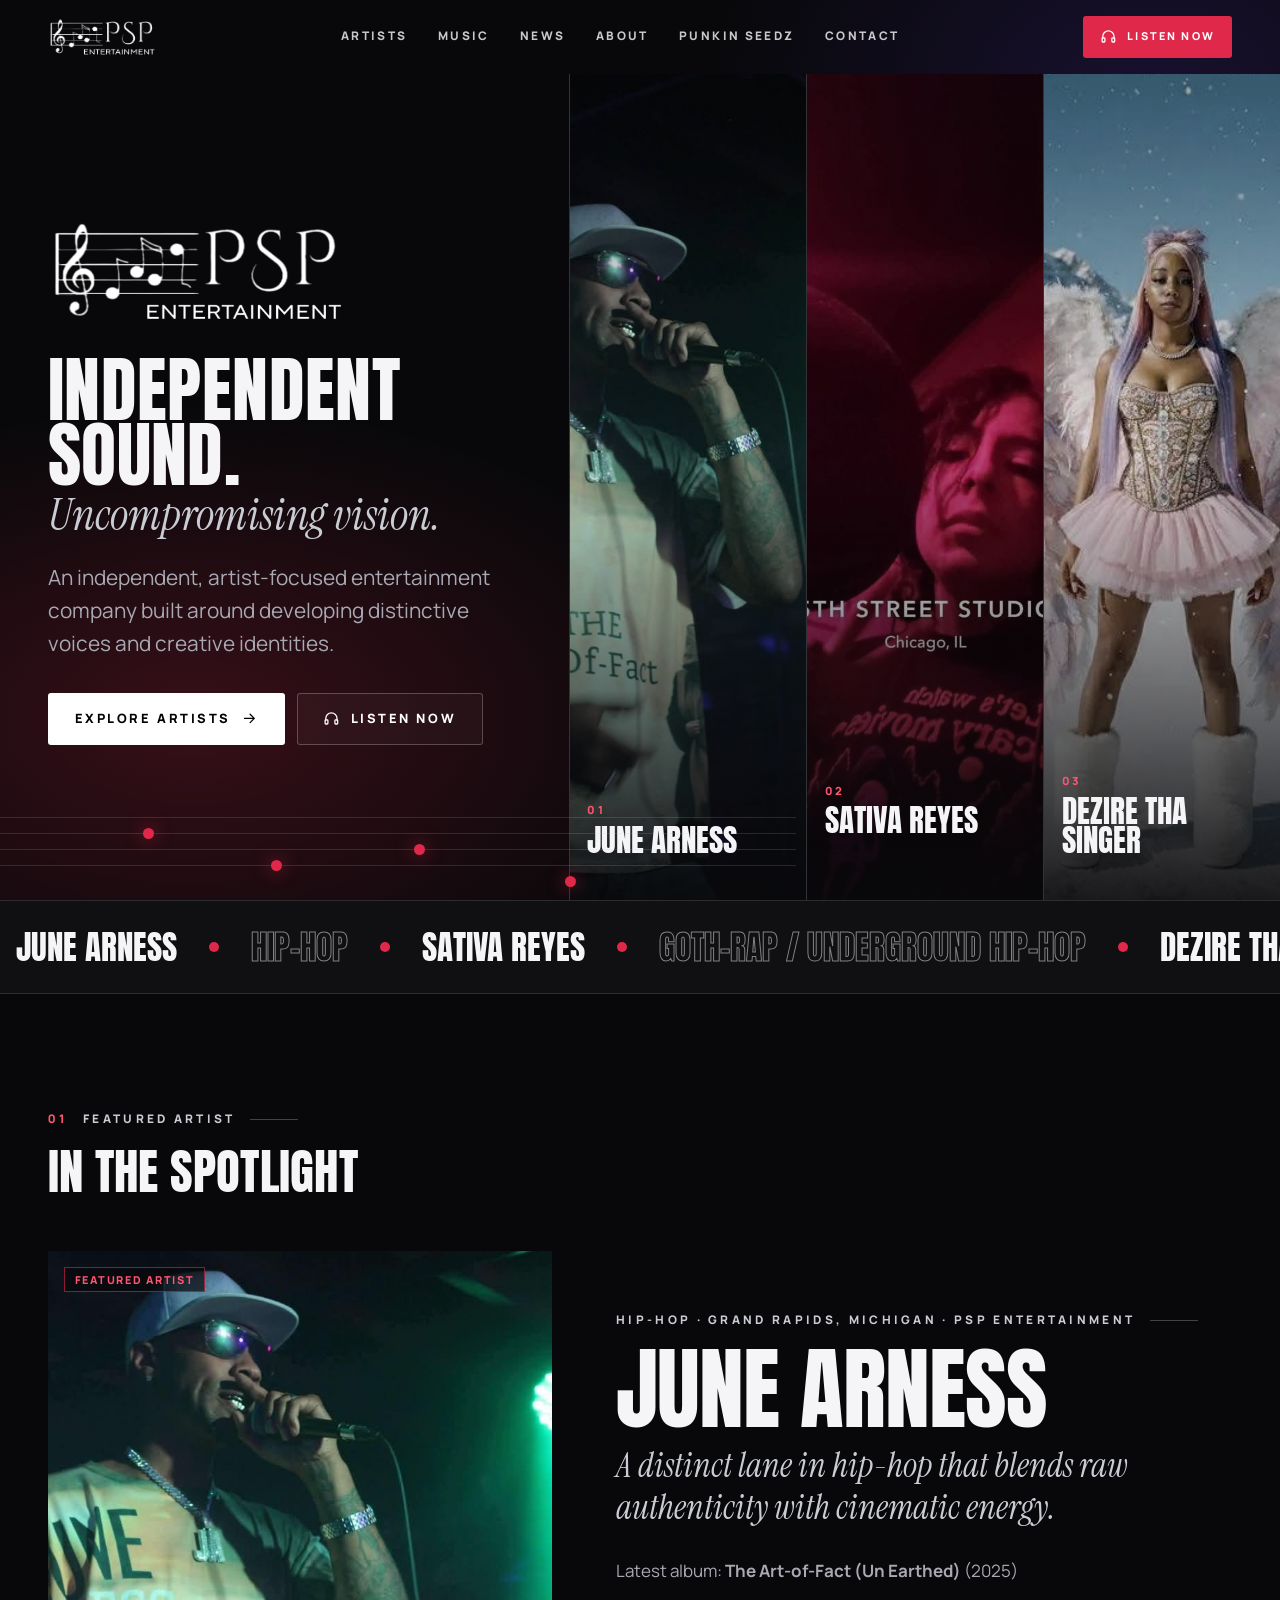
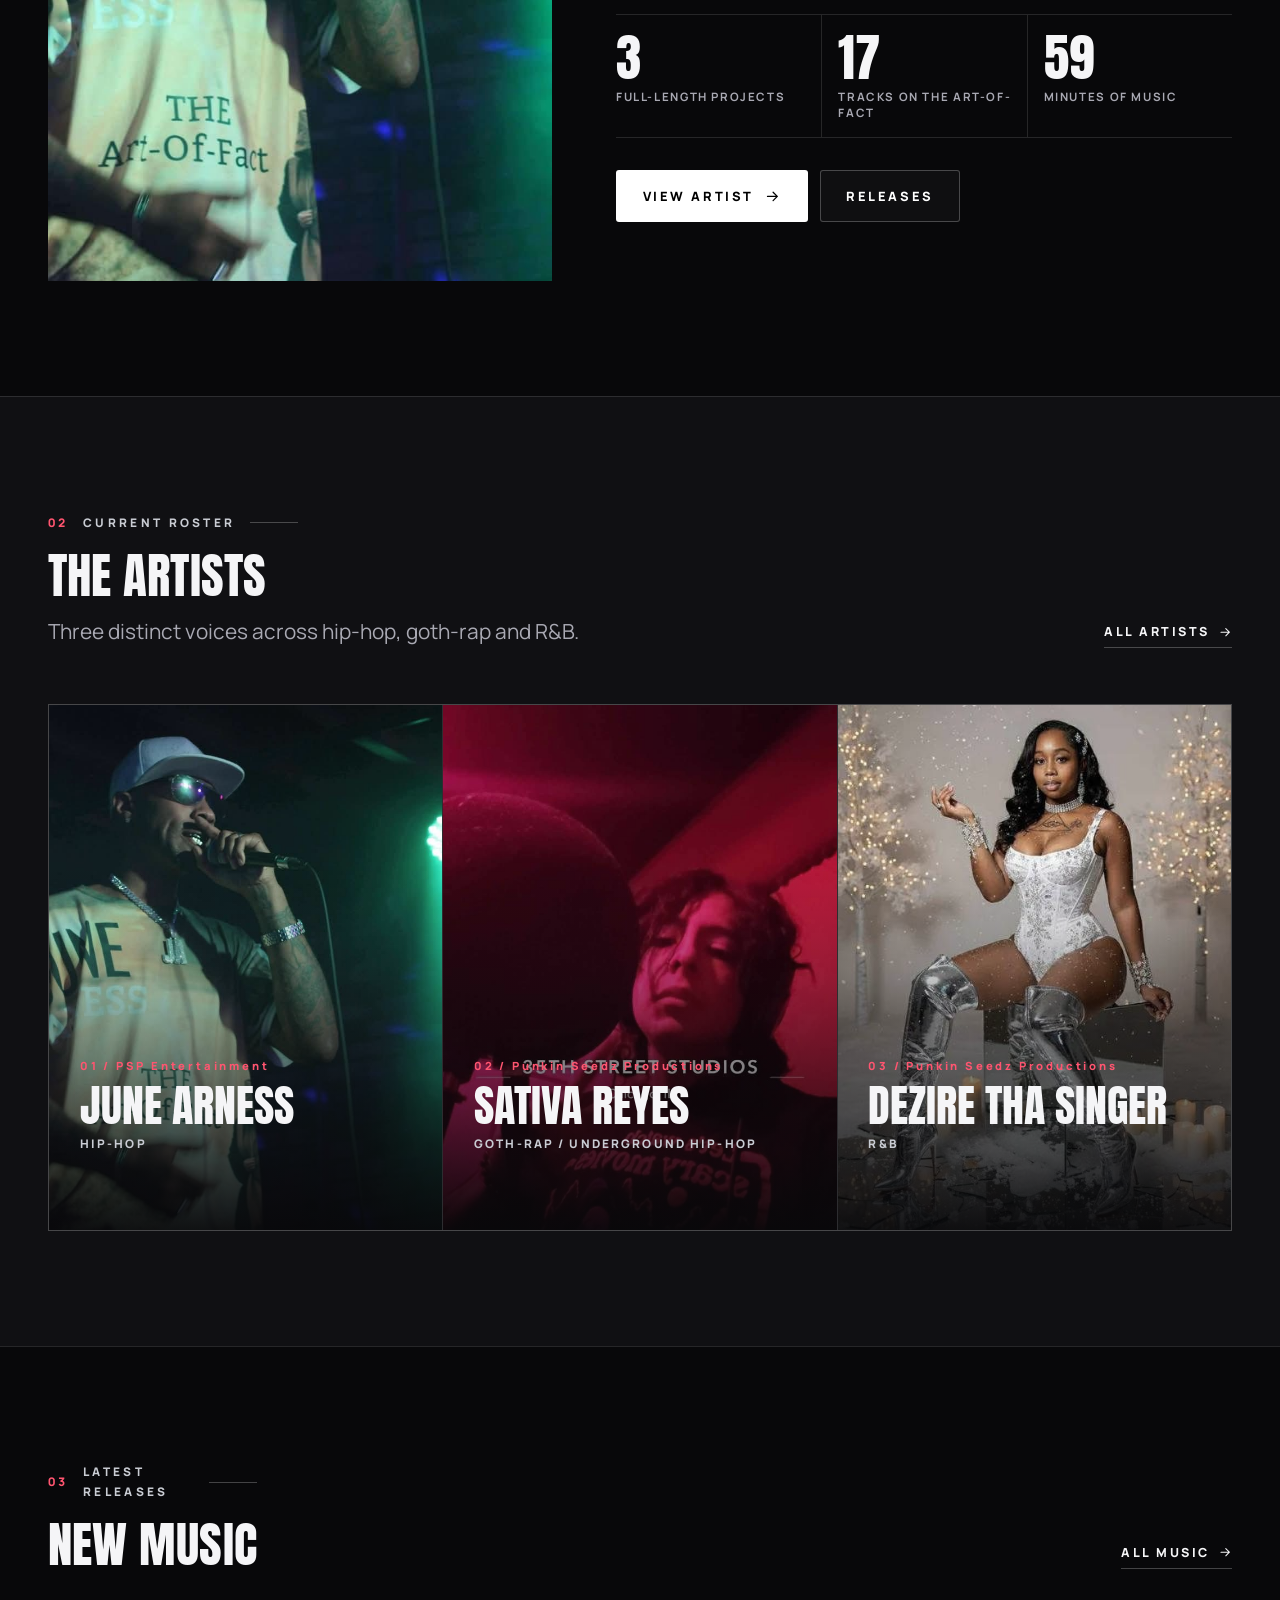
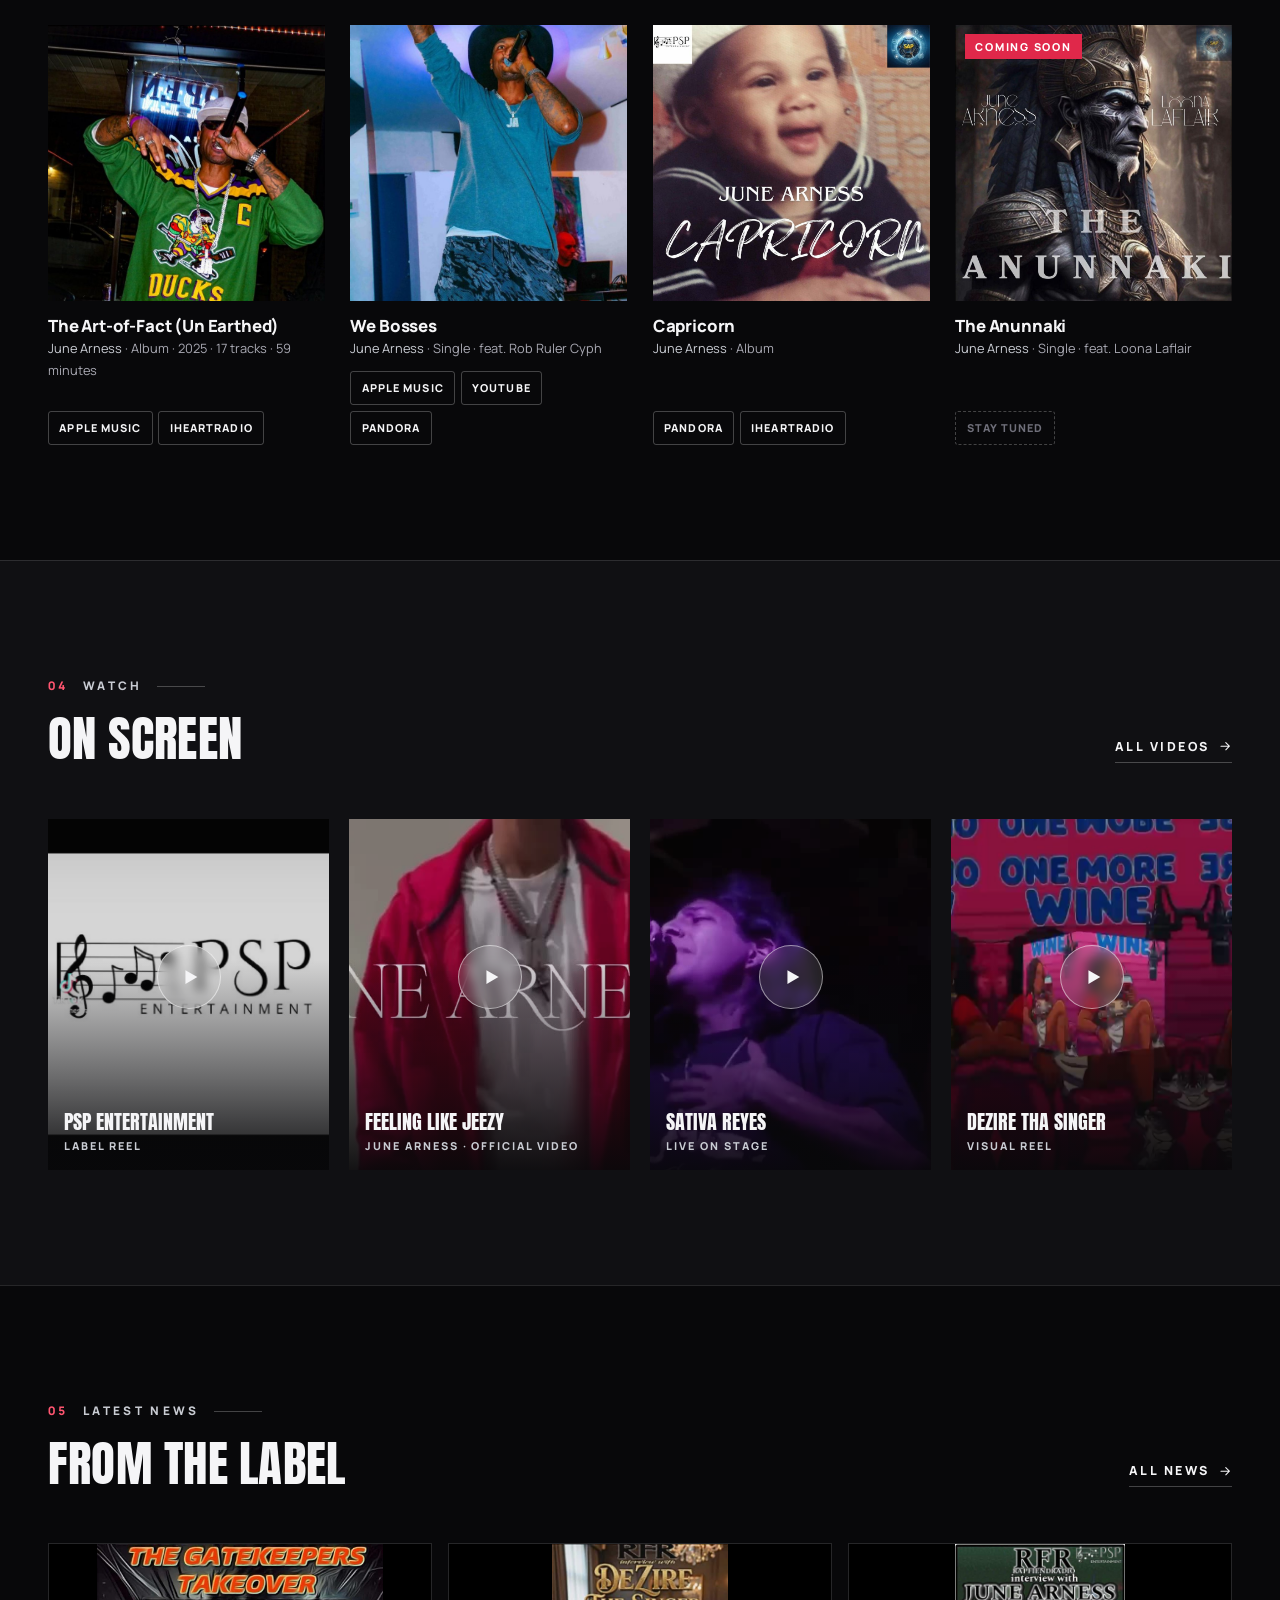
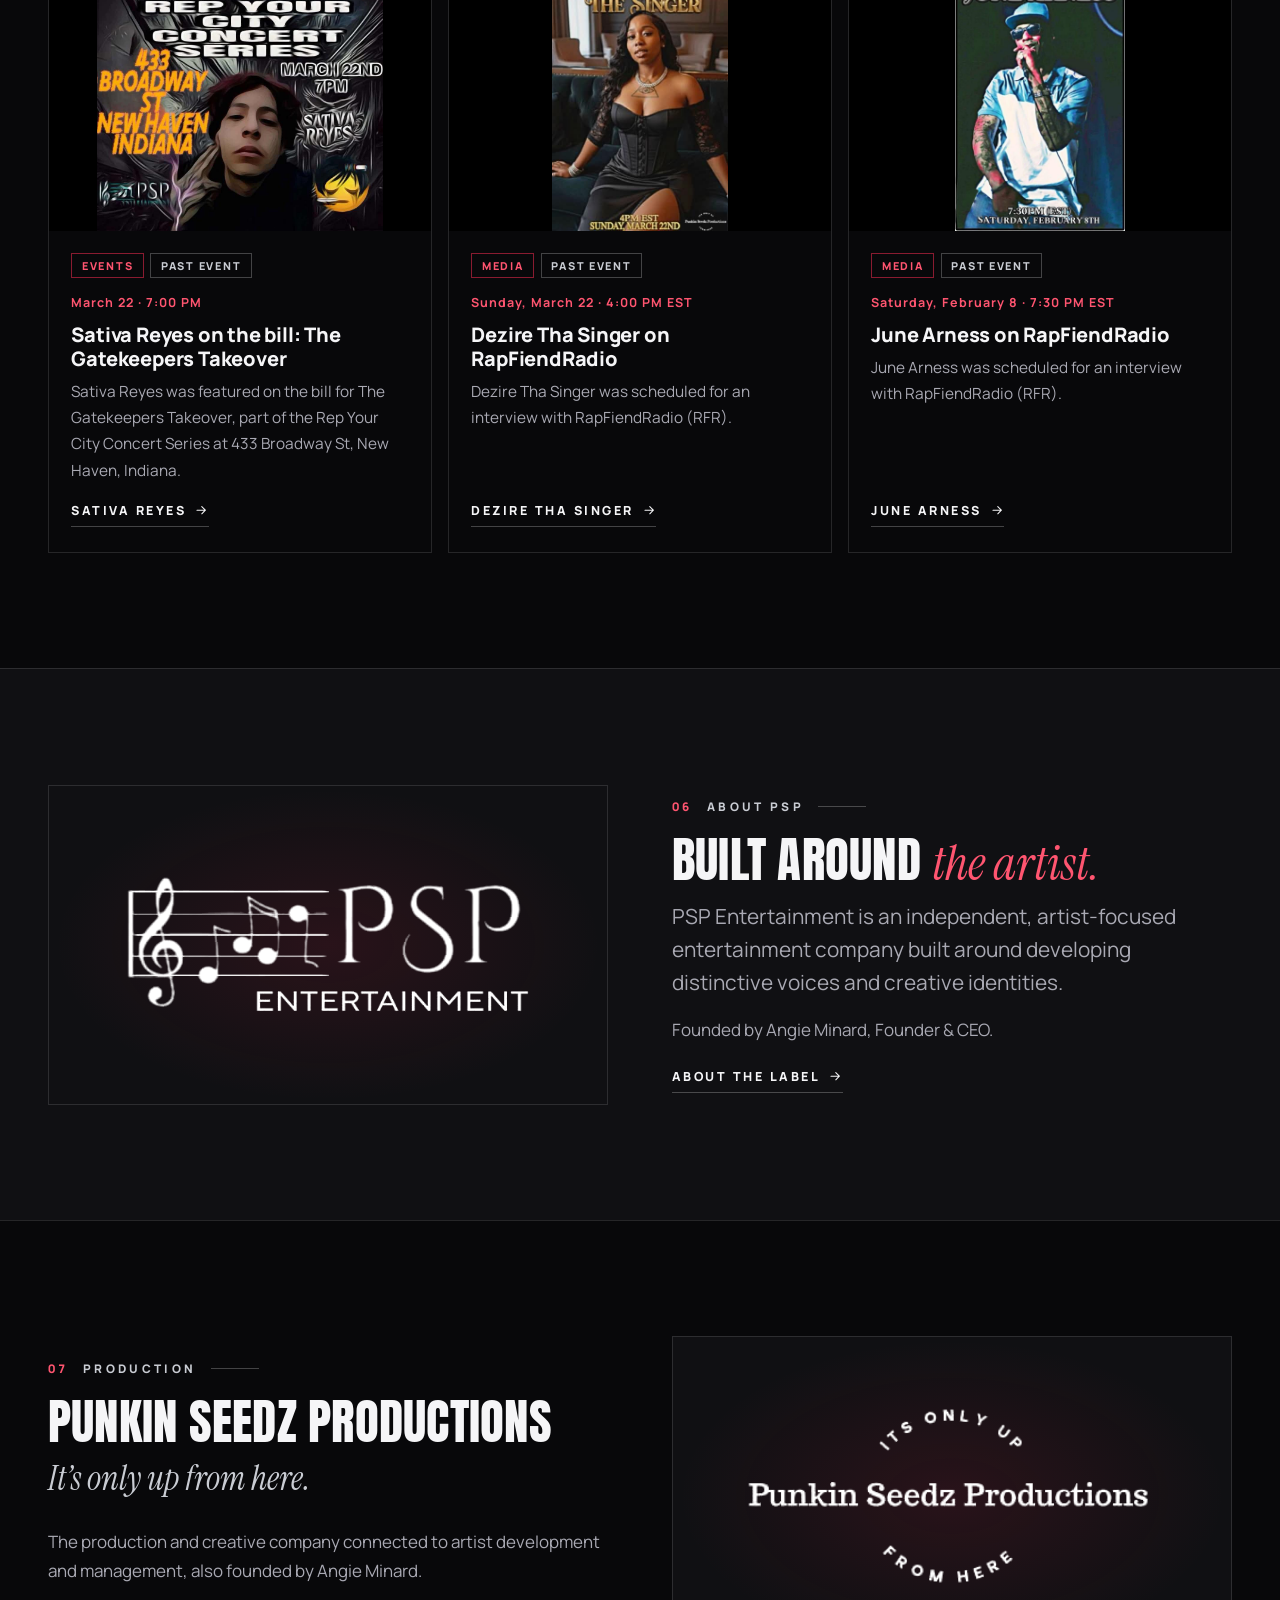
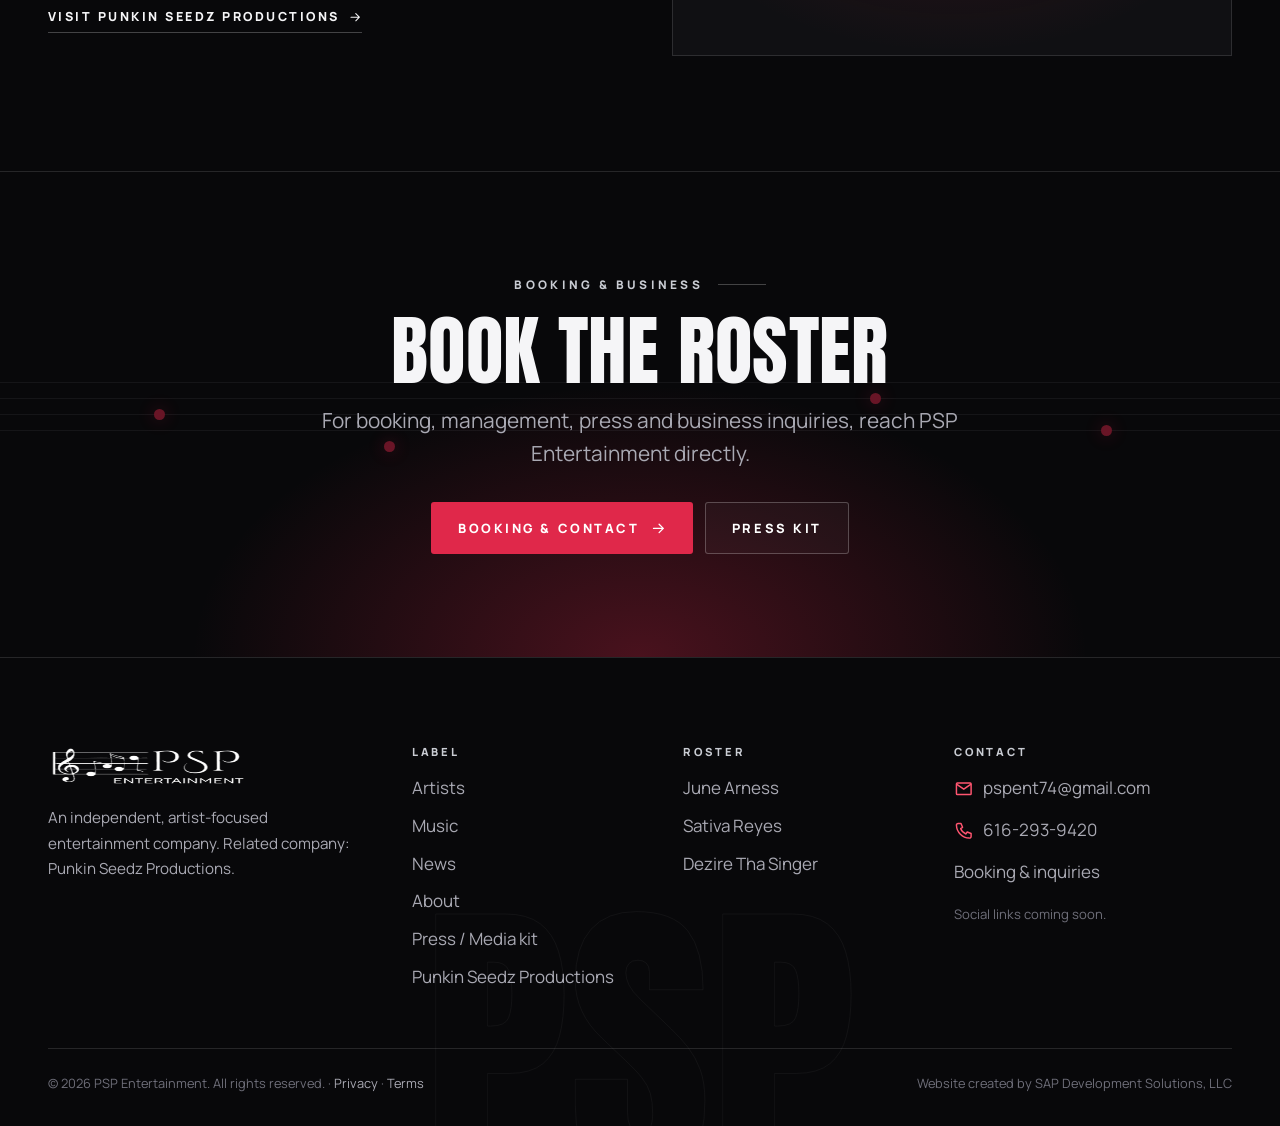
<file: index.html>
<!DOCTYPE html>
<html lang="en">
<head>
  <meta charset="utf-8">
  <meta name="viewport" content="width=device-width, initial-scale=1">
  <title>PSP Entertainment | Independent Record Label</title>
  <meta name="description" content="PSP Entertainment is an independent, artist-focused record label and entertainment company. Discover June Arness, Sativa Reyes and Dezire Tha Singer.">
  <!-- DOMAIN: after launch, replace https://www.example.com/ on this page with the live
       address (canonical, og:url, og:image, twitter:image and the ld+json block). -->
  <link rel="canonical" href="https://www.example.com/">
  <meta property="og:type" content="website">
  <meta property="og:site_name" content="PSP Entertainment">
  <meta property="og:title" content="PSP Entertainment | Independent Record Label">
  <meta property="og:description" content="PSP Entertainment is an independent, artist-focused record label and entertainment company. Discover June Arness, Sativa Reyes and Dezire Tha Singer.">
  <meta property="og:url" content="https://www.example.com/">
  <meta property="og:image" content="https://www.example.com/og-image.jpg">
  <meta name="twitter:card" content="summary_large_image">
  <meta name="twitter:title" content="PSP Entertainment | Independent Record Label">
  <meta name="twitter:description" content="PSP Entertainment is an independent, artist-focused record label and entertainment company. Discover June Arness, Sativa Reyes and Dezire Tha Singer.">
  <meta name="twitter:image" content="https://www.example.com/og-image.jpg">
  <meta name="theme-color" content="#08080a">
  <link rel="icon" type="image/svg+xml" href="./favicon.svg">
  <link rel="apple-touch-icon" href="./apple-touch-icon.png">
  <link rel="preconnect" href="https://fonts.googleapis.com">
  <link rel="preconnect" href="https://fonts.gstatic.com" crossorigin>
  <link href="https://fonts.googleapis.com/css2?family=Anton&amp;family=Instrument+Serif:ital@0;1&amp;family=Manrope:wght@400;500;600;700;800&amp;display=swap" rel="stylesheet">
  <link rel="stylesheet" href="./style.css">
  <link rel="stylesheet" href="./responsive.css">
  <script>document.documentElement.classList.add("js");</script>
  <script type="application/ld+json">{"@context": "https://schema.org", "@type": "Organization", "name": "PSP Entertainment", "url": "https://www.example.com/", "logo": "https://www.example.com/logo-psp.png", "email": "pspent74@gmail.com", "telephone": "616-293-9420", "founder": {"@type": "Person", "name": "Angie Minard", "jobTitle": "Founder & CEO"}, "description": "Independent, artist-focused entertainment company and record label."}</script>
</head>
<body>
  <a class="skip-link" href="#main">Skip to content</a>
  <header class="site-header">
    <div class="container header-inner">
      <a class="brand" href="./index.html" aria-label="PSP Entertainment home"><img src="./logo-psp.png" alt="" width="110" height="40"><span class="brand-fallback" aria-hidden="true">PSP</span></a>
      <nav aria-label="Primary"><ul class="nav-links">
          <li><a href="./artists.html">Artists</a></li>
          <li><a href="./music.html">Music</a></li>
          <li><a href="./news.html">News</a></li>
          <li><a href="./about.html">About</a></li>
          <li><a href="./punkin-seeds.html">Punkin Seedz</a></li>
          <li><a href="./contact.html">Contact</a></li>
      </ul></nav>
      <div class="header-actions">
        <a class="btn btn-primary listen-btn" href="./music.html"><svg class="icon" viewBox="0 0 24 24" aria-hidden="true" focusable="false"><path d="M4 15v-3a8 8 0 0 1 16 0v3"/><rect x="3" y="14" width="4" height="6" rx="1"/><rect x="17" y="14" width="4" height="6" rx="1"/></svg>Listen now</a>
        <button type="button" class="menu-toggle" aria-expanded="false" aria-controls="mobile-menu" aria-label="Open menu"><span class="bars" aria-hidden="true"><span></span><span></span></span></button>
      </div>
    </div>
  </header>
  <div class="mobile-menu" id="mobile-menu" aria-hidden="true">
    <nav aria-label="Mobile"><ul>
        <li><a class="m-link" href="./index.html" aria-current="page">Home<small>01</small></a></li>
        <li><a class="m-link" href="./artists.html">Artists<small>02</small></a></li>
        <li><a class="m-link" href="./music.html">Music<small>03</small></a></li>
        <li><a class="m-link" href="./news.html">News<small>04</small></a></li>
        <li><a class="m-link" href="./about.html">About<small>05</small></a></li>
        <li><a class="m-link" href="./punkin-seeds.html">Punkin Seedz<small>06</small></a></li>
        <li><a class="m-link" href="./press.html">Press<small>07</small></a></li>
        <li><a class="m-link" href="./contact.html">Contact<small>08</small></a></li>
    </ul></nav>
    <div class="m-foot">
      <a class="btn btn-primary" href="./music.html"><svg class="icon" viewBox="0 0 24 24" aria-hidden="true" focusable="false"><path d="M4 15v-3a8 8 0 0 1 16 0v3"/><rect x="3" y="14" width="4" height="6" rx="1"/><rect x="17" y="14" width="4" height="6" rx="1"/></svg>Listen now</a>
      <a href="mailto:pspent74@gmail.com">pspent74@gmail.com</a>
    </div>
  </div>

  <main id="main">
    <section class="hero" aria-labelledby="hero-title">
      <div class="hero-copy">
        <img class="hero-logo" src="./logo-psp.png" alt="PSP Entertainment" width="530" height="194">
        <h1 class="hero-title" id="hero-title">Independent sound. <span class="serif">Uncompromising vision.</span></h1>
        <p class="lead">An independent, artist-focused entertainment company built around developing distinctive voices and creative identities.</p>
        <div class="btn-row">
          <a class="btn btn-light" href="./artists.html">Explore artists<svg class="icon icon-arrow" viewBox="0 0 24 24" aria-hidden="true" focusable="false"><path d="M5 12h14M13 6l6 6-6 6"/></svg></a>
          <a class="btn btn-ghost" href="./music.html"><svg class="icon" viewBox="0 0 24 24" aria-hidden="true" focusable="false"><path d="M4 15v-3a8 8 0 0 1 16 0v3"/><rect x="3" y="14" width="4" height="6" rx="1"/><rect x="17" y="14" width="4" height="6" rx="1"/></svg>Listen now</a>
        </div>
        <div class="staff" aria-hidden="true"><span class="note" style="left:18%;top:11px"></span><span class="note" style="left:34%;top:43px"></span><span class="note" style="left:52%;top:27px"></span><span class="note" style="left:71%;top:59px"></span></div>
      </div>
      <div class="triptych" aria-label="Artist roster"><a class="panel" href="./artist-june-arness.html"><img src="./june-stage-mic.jpg" alt="June Arness performing on stage with a microphone" fetchpriority="high"><span class="p-meta"><span class="p-num">01</span><span class="p-name">June Arness</span><span class="p-genre">Hip-Hop</span></span></a><a class="panel" href="./artist-sativa-reyes.html"><img src="./sativa-studio.jpg" alt="Sativa Reyes under red light at 35th Street Studios in Chicago" ><span class="p-meta"><span class="p-num">02</span><span class="p-name">Sativa Reyes</span><span class="p-genre">Goth-Rap / Underground Hip-Hop</span></span></a><a class="panel" href="./artist-dezire-tha-singer.html"><img src="./dezire-angel.jpg" alt="Dezire Tha Singer wearing pink angel wings in a snowy mountain landscape" ><span class="p-meta"><span class="p-num">03</span><span class="p-name">Dezire Tha Singer</span><span class="p-genre">R&amp;B</span></span></a></div>
    </section>
    <div class="marquee" aria-hidden="true"><div class="marquee-track"><span><b>June Arness</b><i></i>Hip-Hop<i></i></span><span><b>Sativa Reyes</b><i></i>Goth-Rap / Underground Hip-Hop<i></i></span><span><b>Dezire Tha Singer</b><i></i>R&amp;B<i></i></span><span><b>June Arness</b><i></i>Hip-Hop<i></i></span><span><b>Sativa Reyes</b><i></i>Goth-Rap / Underground Hip-Hop<i></i></span><span><b>Dezire Tha Singer</b><i></i>R&amp;B<i></i></span><span><b>June Arness</b><i></i>Hip-Hop<i></i></span><span><b>Sativa Reyes</b><i></i>Goth-Rap / Underground Hip-Hop<i></i></span><span><b>Dezire Tha Singer</b><i></i>R&amp;B<i></i></span><span><b>June Arness</b><i></i>Hip-Hop<i></i></span><span><b>Sativa Reyes</b><i></i>Goth-Rap / Underground Hip-Hop<i></i></span><span><b>Dezire Tha Singer</b><i></i>R&amp;B<i></i></span></div></div>

    <section class="section" aria-labelledby="feat-title">
      <div class="container">
        <div class="section-head reveal"><div><p class="eyebrow"><span class="num">01</span>Featured artist</p><h2 class="h2" id="feat-title">In the spotlight</h2></div></div>
        <div class="feature" data-featured-artist="june-arness">
          <div class="feature-media reveal" data-f-img><img src="./june-stage-mic.jpg" alt="June Arness performing on stage" loading="lazy"></div>
          <div class="reveal">
            <p class="eyebrow" data-f-meta>Hip-Hop · Grand Rapids, Michigan</p>
            <h3 class="feature-name h1" style="font-family:var(--font-display);font-weight:400;text-transform:uppercase" data-f-name>June Arness</h3>
            <p class="feature-quote" data-f-quote></p>
            <p class="muted" data-f-latest></p>
            <div class="numbers" data-f-numbers></div>
            <div class="btn-row"><a class="btn btn-light" data-f-link href="./artist-june-arness.html">View artist<svg class="icon icon-arrow" viewBox="0 0 24 24" aria-hidden="true" focusable="false"><path d="M5 12h14M13 6l6 6-6 6"/></svg></a><a class="btn btn-ghost" href="./music.html">Releases</a></div>
          </div>
        </div>
      </div>
    </section>

    <section class="section alt" aria-labelledby="roster-title">
      <div class="container">
        <div class="section-head reveal"><div><p class="eyebrow"><span class="num">02</span>Current roster</p><h2 class="h2" id="roster-title">The artists</h2><p class="lead">Three distinct voices across hip-hop, goth-rap and R&amp;B.</p></div><a class="link" href="./artists.html">All artists<svg class="icon" viewBox="0 0 24 24" aria-hidden="true" focusable="false"><path d="M5 12h14M13 6l6 6-6 6"/></svg></a></div>
        <div class="roster" data-roster></div>
      </div>
    </section>

    <section class="section" aria-labelledby="rel-title">
      <div class="container">
        <div class="section-head reveal"><div><p class="eyebrow"><span class="num">03</span>Latest releases</p><h2 class="h2" id="rel-title">New music</h2></div><a class="link" href="./music.html">All music<svg class="icon" viewBox="0 0 24 24" aria-hidden="true" focusable="false"><path d="M5 12h14M13 6l6 6-6 6"/></svg></a></div>
        <div class="release-grid" data-releases data-limit="4"></div>
      </div>
    </section>

    <section class="section alt" aria-labelledby="watch-title" data-hide-if-empty>
      <div class="container">
        <div class="section-head reveal"><div><p class="eyebrow"><span class="num">04</span>Watch</p><h2 class="h2" id="watch-title">On screen</h2></div><a class="link" href="./music.html#watch">All videos<svg class="icon" viewBox="0 0 24 24" aria-hidden="true" focusable="false"><path d="M5 12h14M13 6l6 6-6 6"/></svg></a></div>
        <div class="video-grid" data-videos data-featured-only></div>
      </div>
    </section>

    <section class="section" aria-labelledby="news-title" data-hide-if-empty>
      <div class="container">
        <div class="section-head reveal"><div><p class="eyebrow"><span class="num">05</span>Latest news</p><h2 class="h2" id="news-title">From the label</h2></div><a class="link" href="./news.html">All news<svg class="icon" viewBox="0 0 24 24" aria-hidden="true" focusable="false"><path d="M5 12h14M13 6l6 6-6 6"/></svg></a></div>
        <div class="news-grid" data-news data-real-only data-limit="3"></div>
      </div>
    </section>

    <section class="section alt" aria-labelledby="about-title">
      <div class="container split">
        <div class="logo-panel reveal"><img src="./logo-psp.png" alt="PSP Entertainment logo" loading="lazy" width="530" height="194"></div>
        <div class="reveal">
          <p class="eyebrow"><span class="num">06</span>About PSP</p>
          <h2 class="h2" id="about-title">Built around <span class="serif accent">the artist.</span></h2>
          <p class="lead">PSP Entertainment is an independent, artist-focused entertainment company built around developing distinctive voices and creative identities.</p>
          <p class="muted">Founded by Angie Minard, Founder &amp; CEO.</p>
          <a class="link" href="./about.html">About the label<svg class="icon" viewBox="0 0 24 24" aria-hidden="true" focusable="false"><path d="M5 12h14M13 6l6 6-6 6"/></svg></a>
        </div>
      </div>
    </section>

    <section class="section" aria-labelledby="ps-title">
      <div class="container split">
        <div class="reveal">
          <p class="eyebrow"><span class="num">07</span>Production</p>
          <h2 class="h2" id="ps-title">Punkin Seedz Productions</h2>
          <p class="feature-quote">It’s only up from here.</p>
          <p class="muted">The production and creative company connected to artist development and management, also founded by Angie Minard.</p>
          <a class="link" href="./punkin-seeds.html">Visit Punkin Seedz Productions<svg class="icon" viewBox="0 0 24 24" aria-hidden="true" focusable="false"><path d="M5 12h14M13 6l6 6-6 6"/></svg></a>
        </div>
        <div class="logo-panel reveal"><img src="./logo-punkin-seedz.png" alt="Punkin Seedz Productions logo: It’s only up from here" loading="lazy" width="377" height="181"></div>
      </div>
    </section>

    <section class="cta" aria-labelledby="cta-title">
      <div class="staff" aria-hidden="true"><span class="note" style="left:12%;top:27px"></span><span class="note" style="left:30%;top:59px"></span><span class="note" style="left:68%;top:11px"></span><span class="note" style="left:86%;top:43px"></span></div>
      <div class="container reveal">
        <p class="eyebrow" style="justify-content:center">Booking &amp; business</p>
        <h2 class="h2" id="cta-title">Book the roster</h2>
        <p class="lead">For booking, management, press and business inquiries, reach PSP Entertainment directly.</p>
        <div class="btn-row"><a class="btn btn-primary" href="./contact.html">Booking &amp; contact<svg class="icon icon-arrow" viewBox="0 0 24 24" aria-hidden="true" focusable="false"><path d="M5 12h14M13 6l6 6-6 6"/></svg></a><a class="btn btn-ghost" href="./press.html">Press kit</a></div>
      </div>
    </section>

  </main>

  <footer class="site-footer">
    <div class="container">
      <div class="footer-grid">
        <div class="footer-brand">
          <a class="brand" href="./index.html" aria-label="PSP Entertainment home"><img src="./logo-psp.png" alt="" width="200" height="73" loading="lazy"><span class="brand-fallback" aria-hidden="true">PSP</span></a>
          <p>An independent, artist-focused entertainment company. Related company: Punkin Seedz Productions.</p>
        </div>
        <div>
          <h2>Label</h2>
          <ul><li><a href="./artists.html">Artists</a></li><li><a href="./music.html">Music</a></li><li><a href="./news.html">News</a></li><li><a href="./about.html">About</a></li><li><a href="./press.html">Press / Media kit</a></li><li><a href="./punkin-seeds.html">Punkin Seedz Productions</a></li></ul>
        </div>
        <div>
          <h2>Roster</h2>
          <ul><li><a href="./artist-june-arness.html">June Arness</a></li><li><a href="./artist-sativa-reyes.html">Sativa Reyes</a></li><li><a href="./artist-dezire-tha-singer.html">Dezire Tha Singer</a></li></ul>
        </div>
        <div>
          <h2>Contact</h2>
          <ul class="footer-contact"><li data-co-email></li><li data-co-phone></li><li><a href="./contact.html">Booking &amp; inquiries</a></li></ul>
          <div class="social-row" data-co-socials data-empty="Social links coming soon." style="margin-top:1rem"></div>
        </div>
      </div>
      <div class="footer-bottom">
        <p>&copy; <span data-year>2026</span> PSP Entertainment. All rights reserved. · <a href="./privacy.html">Privacy</a> · <a href="./terms.html">Terms</a></p>
        <p data-dev-credit>Website created by SAP Development Solutions, LLC</p>
      </div>
    </div>
    <span class="footer-word" aria-hidden="true">PSP</span>
  </footer>
  <script src="./data.js"></script>
  <script src="./main.js"></script>
  <script src="./artists.js"></script>
  <script src="./music.js"></script>
</body>
</html>
</file>
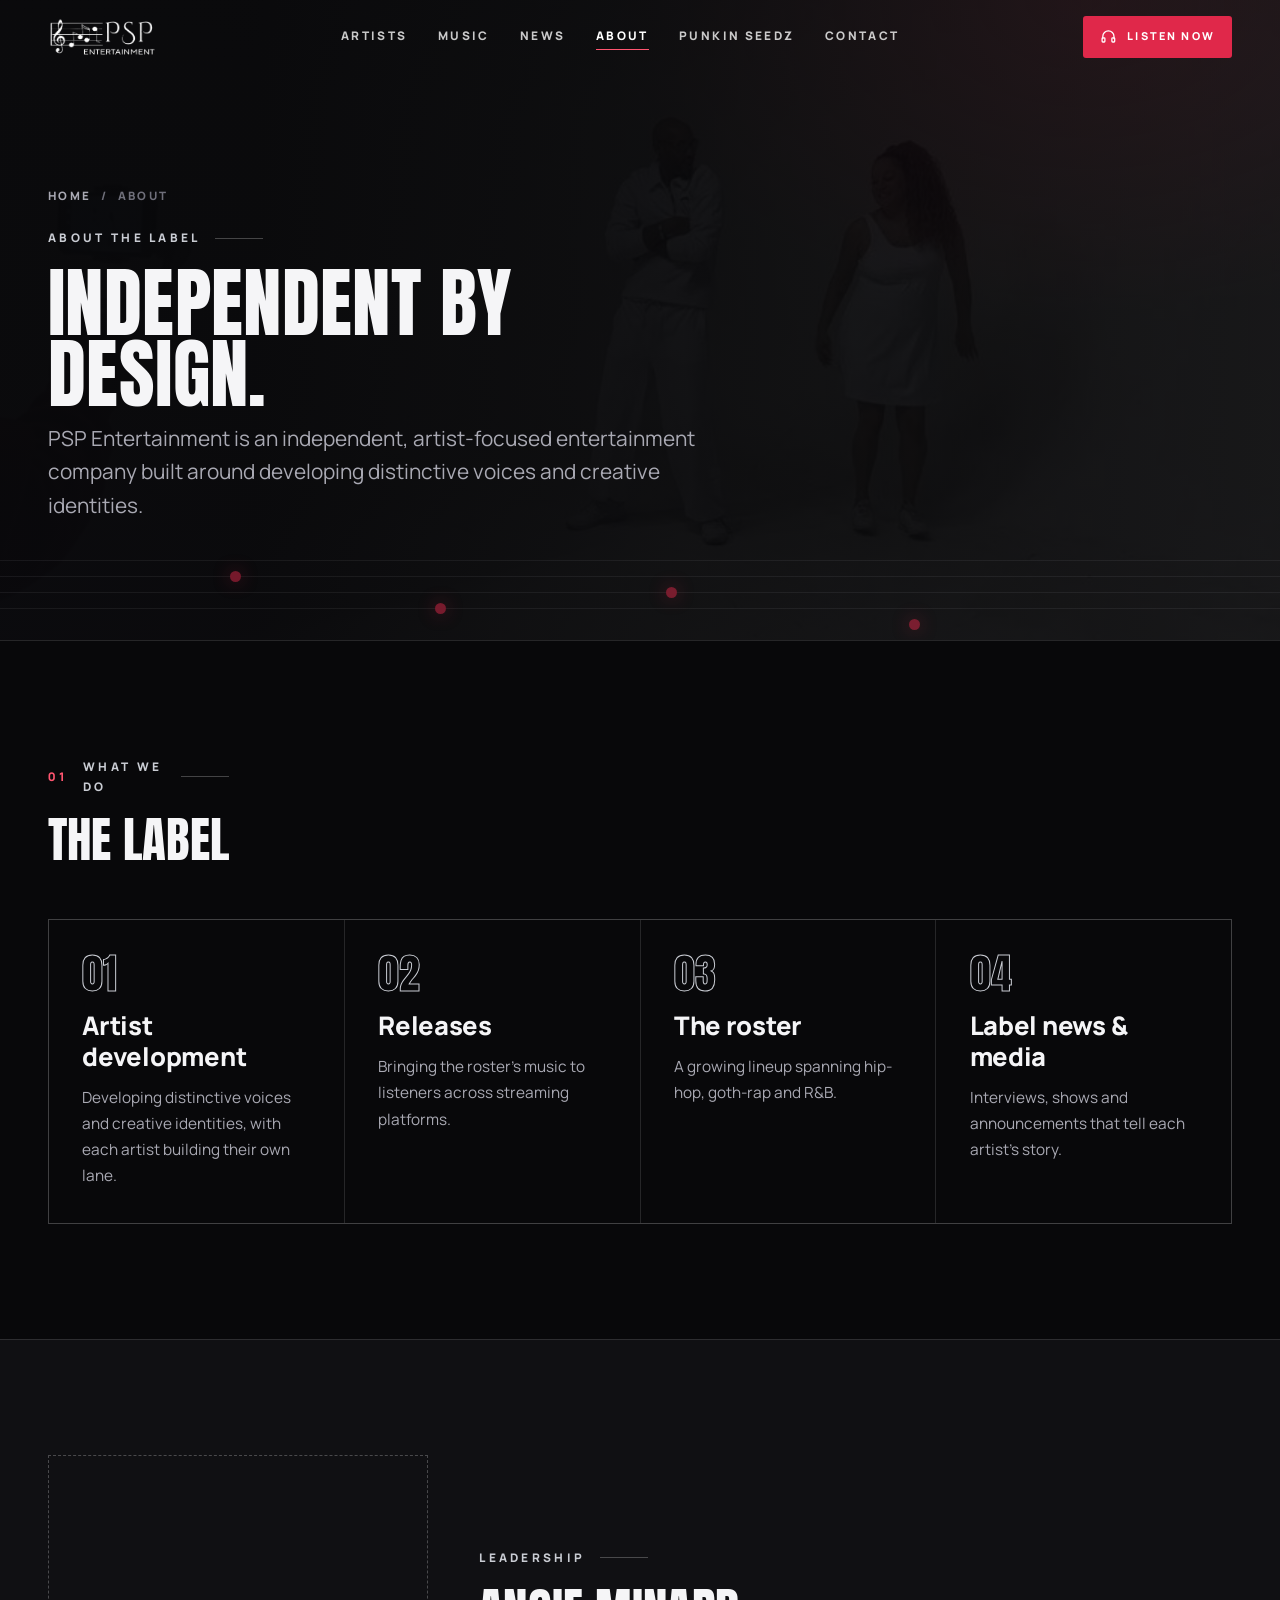
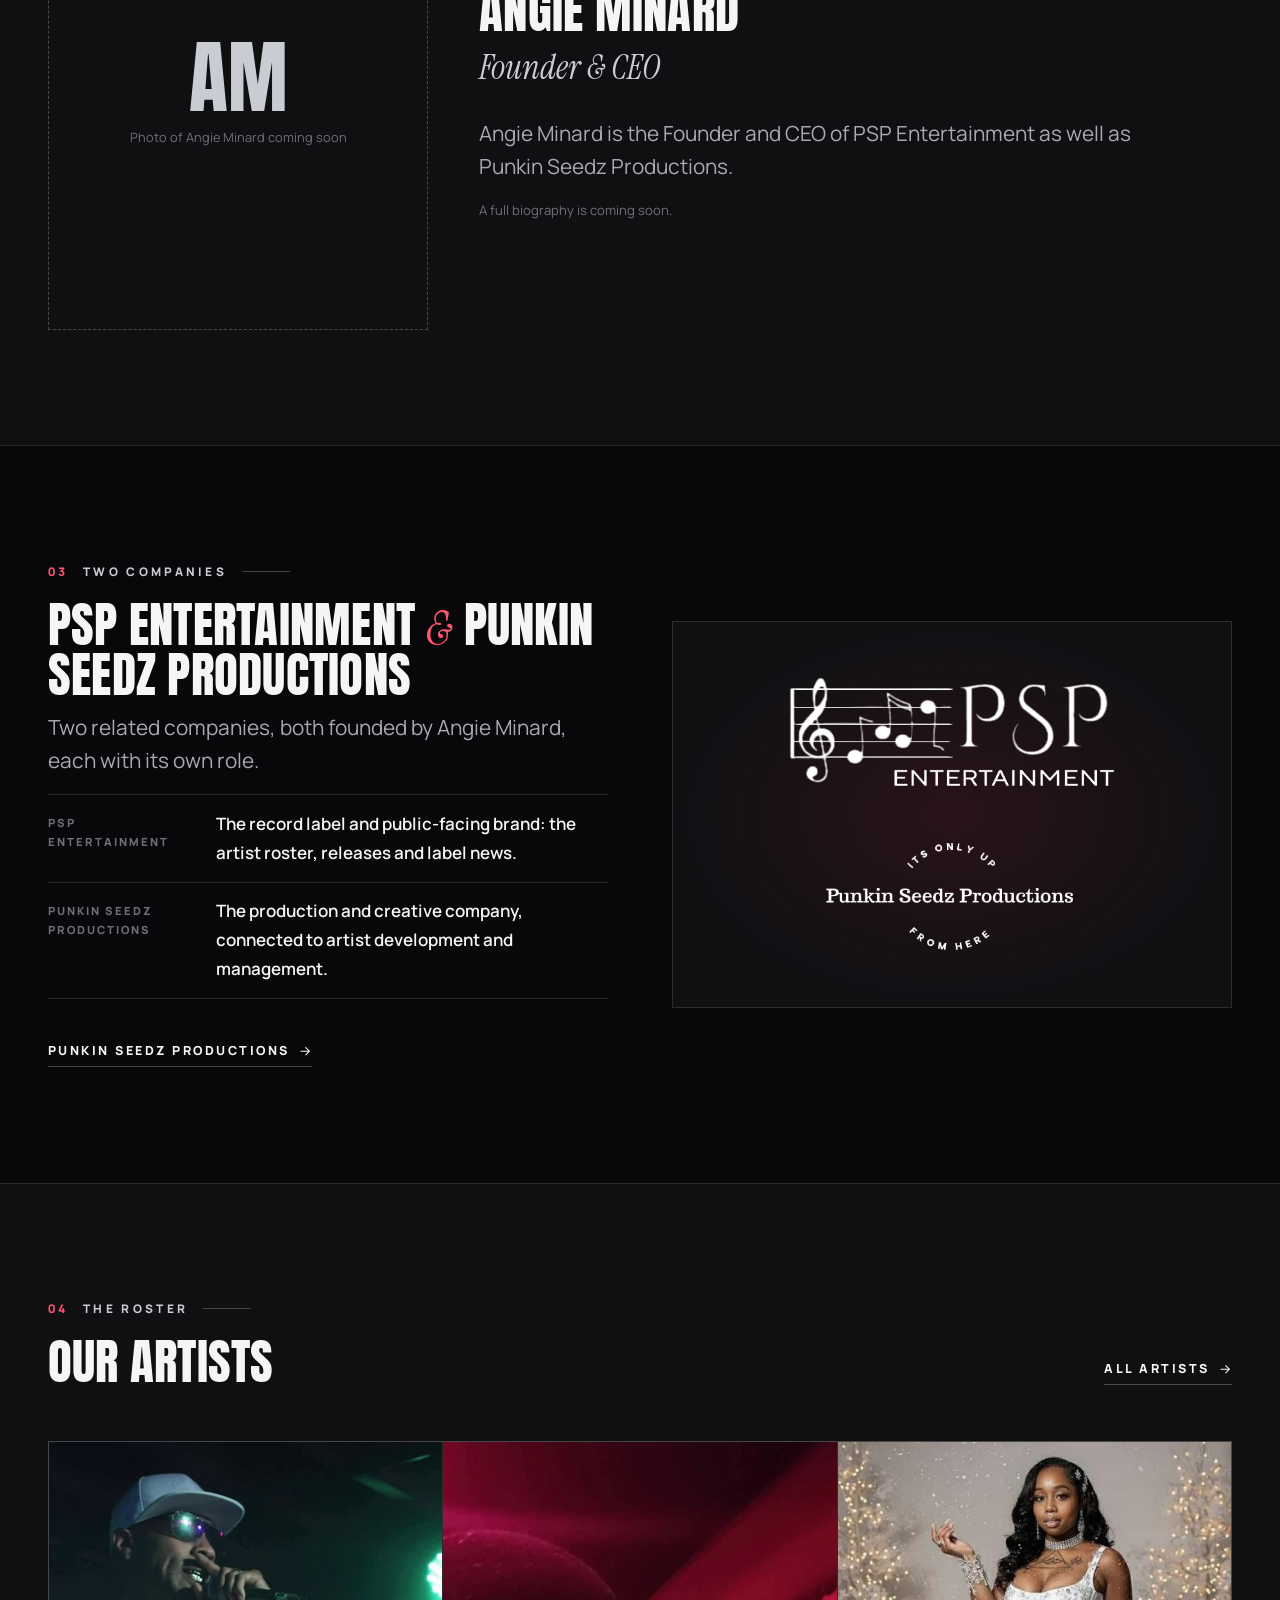
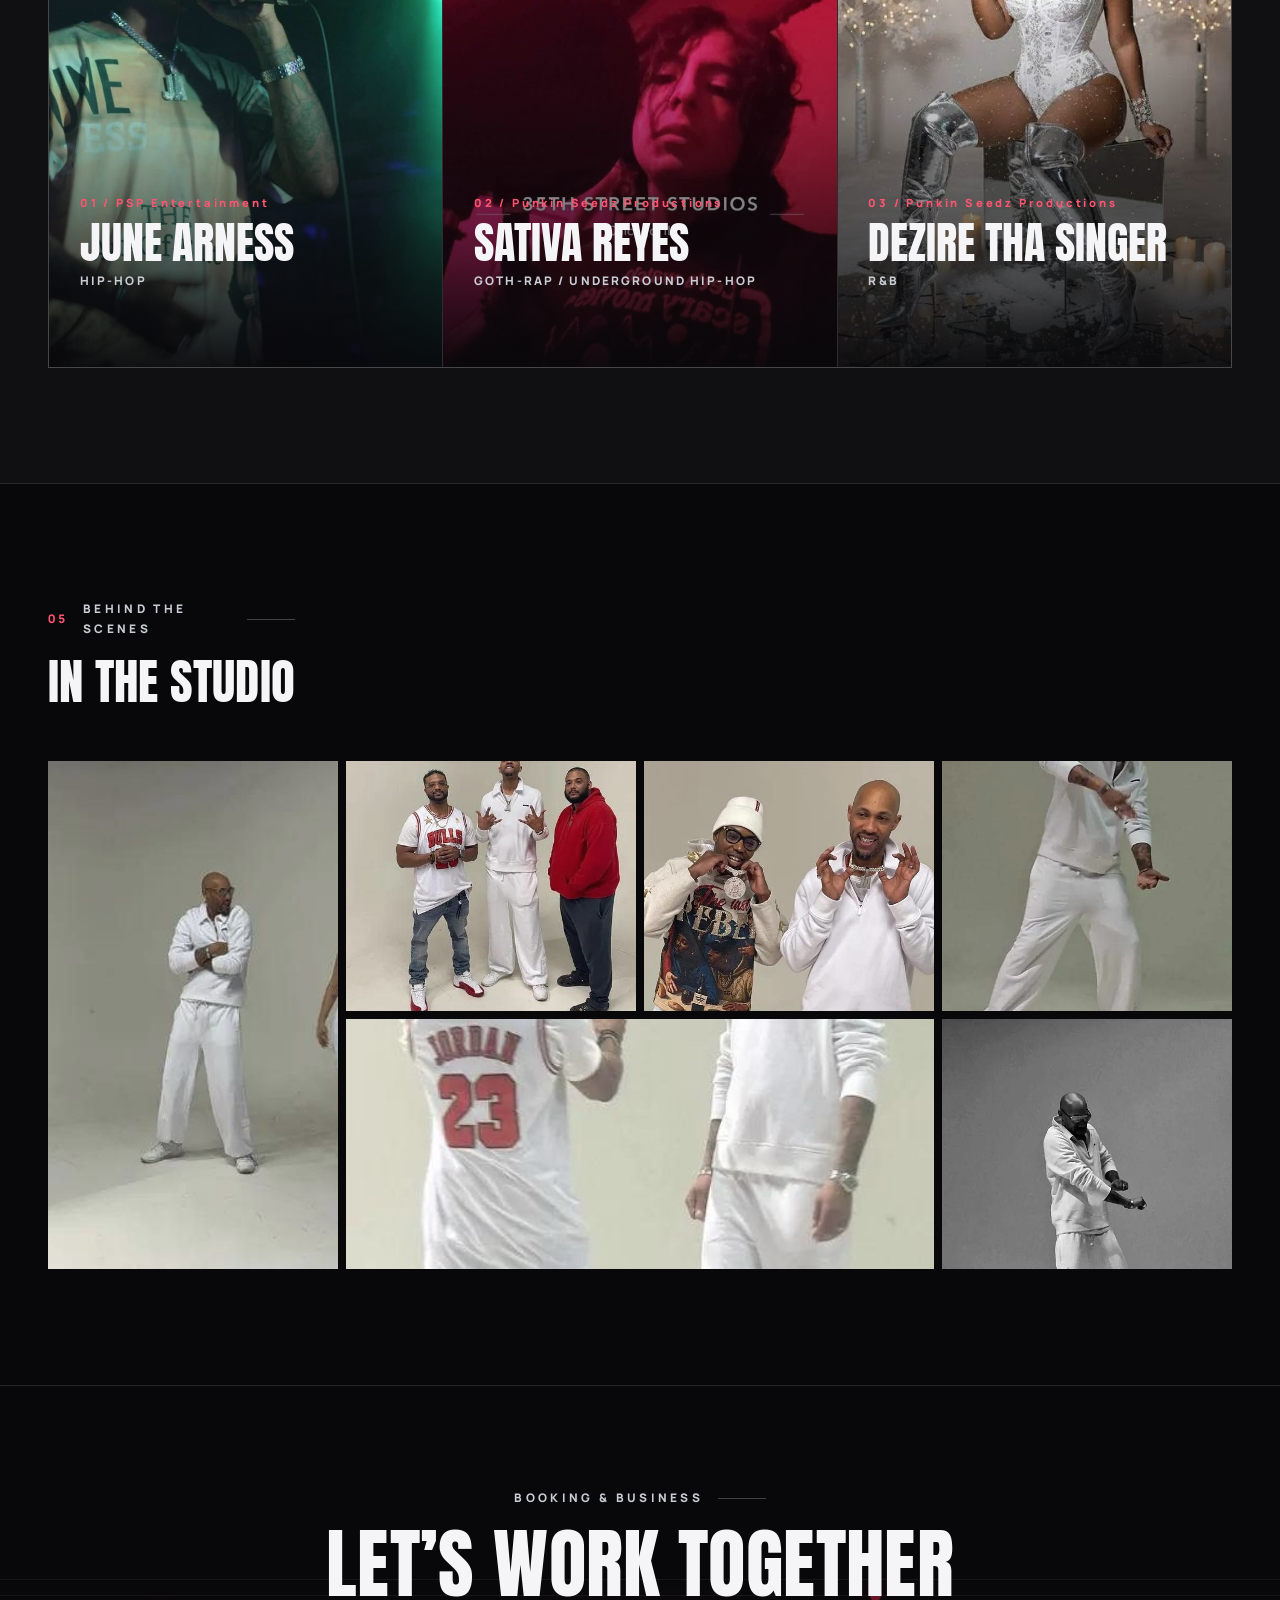
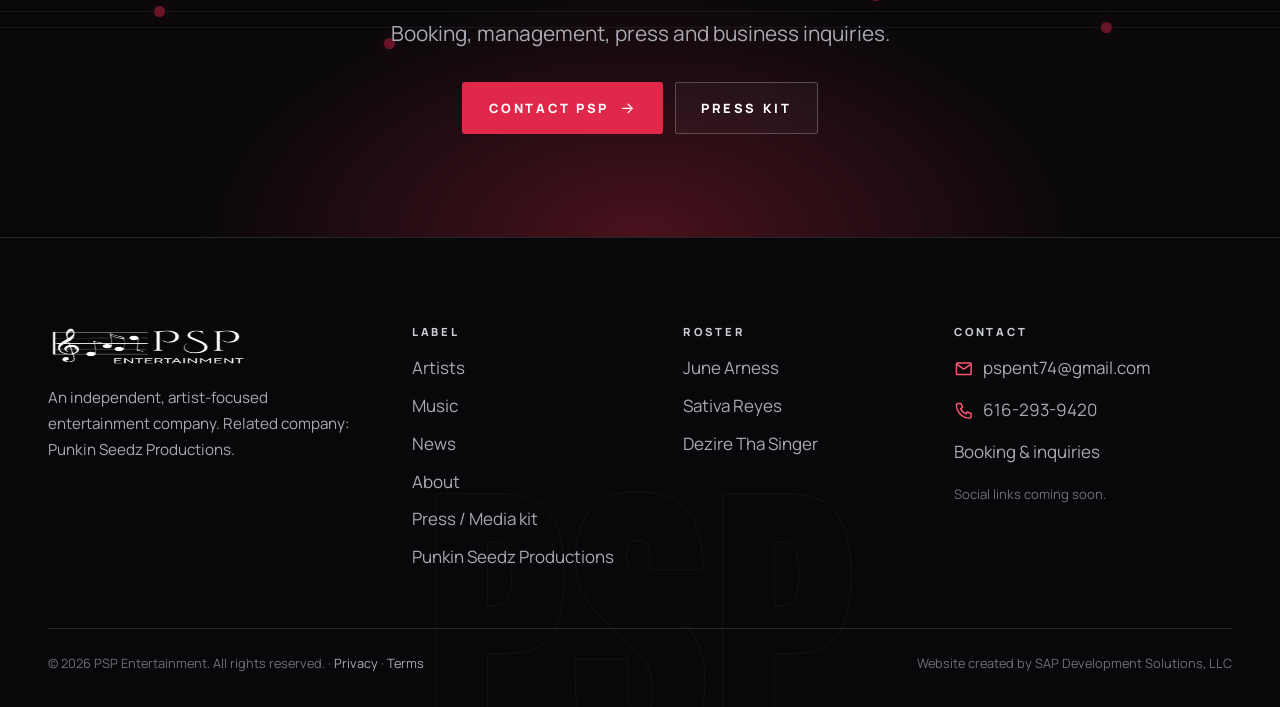
<file: about.html>
<!DOCTYPE html>
<html lang="en">
<head>
  <meta charset="utf-8">
  <meta name="viewport" content="width=device-width, initial-scale=1">
  <title>About | PSP Entertainment</title>
  <meta name="description" content="About PSP Entertainment: an independent, artist-focused entertainment company founded by Angie Minard, home to June Arness, Sativa Reyes and Dezire Tha Singer.">
  <!-- DOMAIN: after launch, replace https://www.example.com/ on this page with the live
       address (canonical, og:url, og:image, twitter:image and the ld+json block). -->
  <link rel="canonical" href="https://www.example.com/about.html">
  <meta property="og:type" content="website">
  <meta property="og:site_name" content="PSP Entertainment">
  <meta property="og:title" content="About | PSP Entertainment">
  <meta property="og:description" content="About PSP Entertainment: an independent, artist-focused entertainment company founded by Angie Minard, home to June Arness, Sativa Reyes and Dezire Tha Singer.">
  <meta property="og:url" content="https://www.example.com/about.html">
  <meta property="og:image" content="https://www.example.com/og-image.jpg">
  <meta name="twitter:card" content="summary_large_image">
  <meta name="twitter:title" content="About | PSP Entertainment">
  <meta name="twitter:description" content="About PSP Entertainment: an independent, artist-focused entertainment company founded by Angie Minard, home to June Arness, Sativa Reyes and Dezire Tha Singer.">
  <meta name="twitter:image" content="https://www.example.com/og-image.jpg">
  <meta name="theme-color" content="#08080a">
  <link rel="icon" type="image/svg+xml" href="./favicon.svg">
  <link rel="apple-touch-icon" href="./apple-touch-icon.png">
  <link rel="preconnect" href="https://fonts.googleapis.com">
  <link rel="preconnect" href="https://fonts.gstatic.com" crossorigin>
  <link href="https://fonts.googleapis.com/css2?family=Anton&amp;family=Instrument+Serif:ital@0;1&amp;family=Manrope:wght@400;500;600;700;800&amp;display=swap" rel="stylesheet">
  <link rel="stylesheet" href="./style.css">
  <link rel="stylesheet" href="./responsive.css">
  <script>document.documentElement.classList.add("js");</script>
</head>
<body>
  <a class="skip-link" href="#main">Skip to content</a>
  <header class="site-header">
    <div class="container header-inner">
      <a class="brand" href="./index.html" aria-label="PSP Entertainment home"><img src="./logo-psp.png" alt="" width="110" height="40"><span class="brand-fallback" aria-hidden="true">PSP</span></a>
      <nav aria-label="Primary"><ul class="nav-links">
          <li><a href="./artists.html">Artists</a></li>
          <li><a href="./music.html">Music</a></li>
          <li><a href="./news.html">News</a></li>
          <li><a href="./about.html" aria-current="page">About</a></li>
          <li><a href="./punkin-seeds.html">Punkin Seedz</a></li>
          <li><a href="./contact.html">Contact</a></li>
      </ul></nav>
      <div class="header-actions">
        <a class="btn btn-primary listen-btn" href="./music.html"><svg class="icon" viewBox="0 0 24 24" aria-hidden="true" focusable="false"><path d="M4 15v-3a8 8 0 0 1 16 0v3"/><rect x="3" y="14" width="4" height="6" rx="1"/><rect x="17" y="14" width="4" height="6" rx="1"/></svg>Listen now</a>
        <button type="button" class="menu-toggle" aria-expanded="false" aria-controls="mobile-menu" aria-label="Open menu"><span class="bars" aria-hidden="true"><span></span><span></span></span></button>
      </div>
    </div>
  </header>
  <div class="mobile-menu" id="mobile-menu" aria-hidden="true">
    <nav aria-label="Mobile"><ul>
        <li><a class="m-link" href="./index.html">Home<small>01</small></a></li>
        <li><a class="m-link" href="./artists.html">Artists<small>02</small></a></li>
        <li><a class="m-link" href="./music.html">Music<small>03</small></a></li>
        <li><a class="m-link" href="./news.html">News<small>04</small></a></li>
        <li><a class="m-link" href="./about.html" aria-current="page">About<small>05</small></a></li>
        <li><a class="m-link" href="./punkin-seeds.html">Punkin Seedz<small>06</small></a></li>
        <li><a class="m-link" href="./press.html">Press<small>07</small></a></li>
        <li><a class="m-link" href="./contact.html">Contact<small>08</small></a></li>
    </ul></nav>
    <div class="m-foot">
      <a class="btn btn-primary" href="./music.html"><svg class="icon" viewBox="0 0 24 24" aria-hidden="true" focusable="false"><path d="M4 15v-3a8 8 0 0 1 16 0v3"/><rect x="3" y="14" width="4" height="6" rx="1"/><rect x="17" y="14" width="4" height="6" rx="1"/></svg>Listen now</a>
      <a href="mailto:pspent74@gmail.com">pspent74@gmail.com</a>
    </div>
  </div>

  <main id="main">
    <section class="page-hero" aria-labelledby="page-title">
      <img class="bg-photo" src="./bts-set.jpg" alt="" fetchpriority="high"><span class="shade"></span><div class="staff" aria-hidden="true"><span class="note" style="left:18%;top:11px"></span><span class="note" style="left:34%;top:43px"></span><span class="note" style="left:52%;top:27px"></span><span class="note" style="left:71%;top:59px"></span></div>
      <div class="container">
        <nav class="crumbs" aria-label="Breadcrumb"><a href="./index.html">Home</a><span aria-hidden="true">/</span><span aria-current="page">About</span></nav>
        <p class="eyebrow">About the label</p>
        <h1 class="h1" id="page-title">Independent by design.</h1>
        <p class="lead">PSP Entertainment is an independent, artist-focused entertainment company built around developing distinctive voices and creative identities.</p>
      </div>
    </section>

    <section class="section" aria-labelledby="what-title">
      <div class="container">
        <div class="section-head reveal"><div><p class="eyebrow"><span class="num">01</span>What we do</p><h2 class="h2" id="what-title">The label</h2></div></div>
        <div class="pillars"><div class="pillar reveal"><span class="p-n">01</span><h3>Artist development</h3><p>Developing distinctive voices and creative identities, with each artist building their own lane.</p></div><div class="pillar reveal"><span class="p-n">02</span><h3>Releases</h3><p>Bringing the roster’s music to listeners across streaming platforms.</p></div><div class="pillar reveal"><span class="p-n">03</span><h3>The roster</h3><p>A growing lineup spanning hip-hop, goth-rap and R&amp;B.</p></div><div class="pillar reveal"><span class="p-n">04</span><h3>Label news &amp; media</h3><p>Interviews, shows and announcements that tell each artist’s story.</p></div></div>
      </div>
    </section>
    <section class="section alt" aria-labelledby="founder-title">
      <div class="container"><div class="founder">
          <div class="founder-photo reveal"><div><span class="initials" aria-hidden="true">AM</span>Photo of Angie Minard coming soon</div></div>
          <div class="reveal">
            <p class="eyebrow">Leadership</p>
            <h2 class="h2" id="founder-title">Angie Minard</h2>
            <p class="feature-quote">Founder &amp; CEO</p>
            <p class="lead">Angie Minard is the Founder and CEO of PSP Entertainment as well as Punkin Seedz Productions.</p>
            <!-- EDIT: a full biography can be added in data.js (company.founderBio) and here. -->
            <p class="note">A full biography is coming soon.</p>
          </div>
        </div></div>
    </section>
    <section class="section" aria-labelledby="fam-title">
      <div class="container split">
        <div class="reveal">
          <p class="eyebrow"><span class="num">03</span>Two companies</p>
          <h2 class="h2" id="fam-title">PSP Entertainment <span class="serif accent">&amp;</span> Punkin Seedz Productions</h2>
          <p class="lead">Two related companies, both founded by Angie Minard, each with its own role.</p>
          <dl class="facts">
            <div><dt>PSP Entertainment</dt><dd>The record label and public-facing brand: the artist roster, releases and label news.</dd></div>
            <div><dt>Punkin Seedz Productions</dt><dd>The production and creative company, connected to artist development and management.</dd></div>
          </dl>
          <a class="link" href="./punkin-seeds.html" style="margin-top:1.5rem">Punkin Seedz Productions<svg class="icon" viewBox="0 0 24 24" aria-hidden="true" focusable="false"><path d="M5 12h14M13 6l6 6-6 6"/></svg></a>
        </div>
        <div class="logo-panel reveal" style="flex-direction:column;gap:2.5rem"><img src="./logo-psp.png" alt="PSP Entertainment logo" loading="lazy" style="width:min(340px,100%)"><img src="./logo-punkin-seedz.png" alt="Punkin Seedz Productions logo" loading="lazy" style="width:min(260px,80%)"></div>
      </div>
    </section>
    <section class="section alt" aria-labelledby="roster-title">
      <div class="container">
        <div class="section-head reveal"><div><p class="eyebrow"><span class="num">04</span>The roster</p><h2 class="h2" id="roster-title">Our artists</h2></div><a class="link" href="./artists.html">All artists<svg class="icon" viewBox="0 0 24 24" aria-hidden="true" focusable="false"><path d="M5 12h14M13 6l6 6-6 6"/></svg></a></div>
        <div class="roster" data-roster></div>
      </div>
    </section>
    <section class="section" aria-labelledby="bts-title">
      <div class="container">
        <div class="section-head reveal"><div><p class="eyebrow"><span class="num">05</span>Behind the scenes</p><h2 class="h2" id="bts-title">In the studio</h2></div></div>
        <div class="gallery" data-bts-gallery></div>
      </div>
    </section>

    <section class="cta" aria-labelledby="cta-title">
      <div class="staff" aria-hidden="true"><span class="note" style="left:12%;top:27px"></span><span class="note" style="left:30%;top:59px"></span><span class="note" style="left:68%;top:11px"></span><span class="note" style="left:86%;top:43px"></span></div>
      <div class="container reveal">
        <p class="eyebrow" style="justify-content:center">Booking &amp; business</p>
        <h2 class="h2" id="cta-title">Let’s work together</h2>
        <p class="lead">Booking, management, press and business inquiries.</p>
        <div class="btn-row"><a class="btn btn-primary" href="./contact.html">Contact PSP<svg class="icon icon-arrow" viewBox="0 0 24 24" aria-hidden="true" focusable="false"><path d="M5 12h14M13 6l6 6-6 6"/></svg></a><a class="btn btn-ghost" href="./press.html">Press kit</a></div>
      </div>
    </section>

  </main>

  <footer class="site-footer">
    <div class="container">
      <div class="footer-grid">
        <div class="footer-brand">
          <a class="brand" href="./index.html" aria-label="PSP Entertainment home"><img src="./logo-psp.png" alt="" width="200" height="73" loading="lazy"><span class="brand-fallback" aria-hidden="true">PSP</span></a>
          <p>An independent, artist-focused entertainment company. Related company: Punkin Seedz Productions.</p>
        </div>
        <div>
          <h2>Label</h2>
          <ul><li><a href="./artists.html">Artists</a></li><li><a href="./music.html">Music</a></li><li><a href="./news.html">News</a></li><li><a href="./about.html">About</a></li><li><a href="./press.html">Press / Media kit</a></li><li><a href="./punkin-seeds.html">Punkin Seedz Productions</a></li></ul>
        </div>
        <div>
          <h2>Roster</h2>
          <ul><li><a href="./artist-june-arness.html">June Arness</a></li><li><a href="./artist-sativa-reyes.html">Sativa Reyes</a></li><li><a href="./artist-dezire-tha-singer.html">Dezire Tha Singer</a></li></ul>
        </div>
        <div>
          <h2>Contact</h2>
          <ul class="footer-contact"><li data-co-email></li><li data-co-phone></li><li><a href="./contact.html">Booking &amp; inquiries</a></li></ul>
          <div class="social-row" data-co-socials data-empty="Social links coming soon." style="margin-top:1rem"></div>
        </div>
      </div>
      <div class="footer-bottom">
        <p>&copy; <span data-year>2026</span> PSP Entertainment. All rights reserved. · <a href="./privacy.html">Privacy</a> · <a href="./terms.html">Terms</a></p>
        <p data-dev-credit>Website created by SAP Development Solutions, LLC</p>
      </div>
    </div>
    <span class="footer-word" aria-hidden="true">PSP</span>
  </footer>
  <script src="./data.js"></script>
  <script src="./main.js"></script>
  <script src="./artists.js"></script>
  <script src="./music.js"></script>
</body>
</html>
</file>
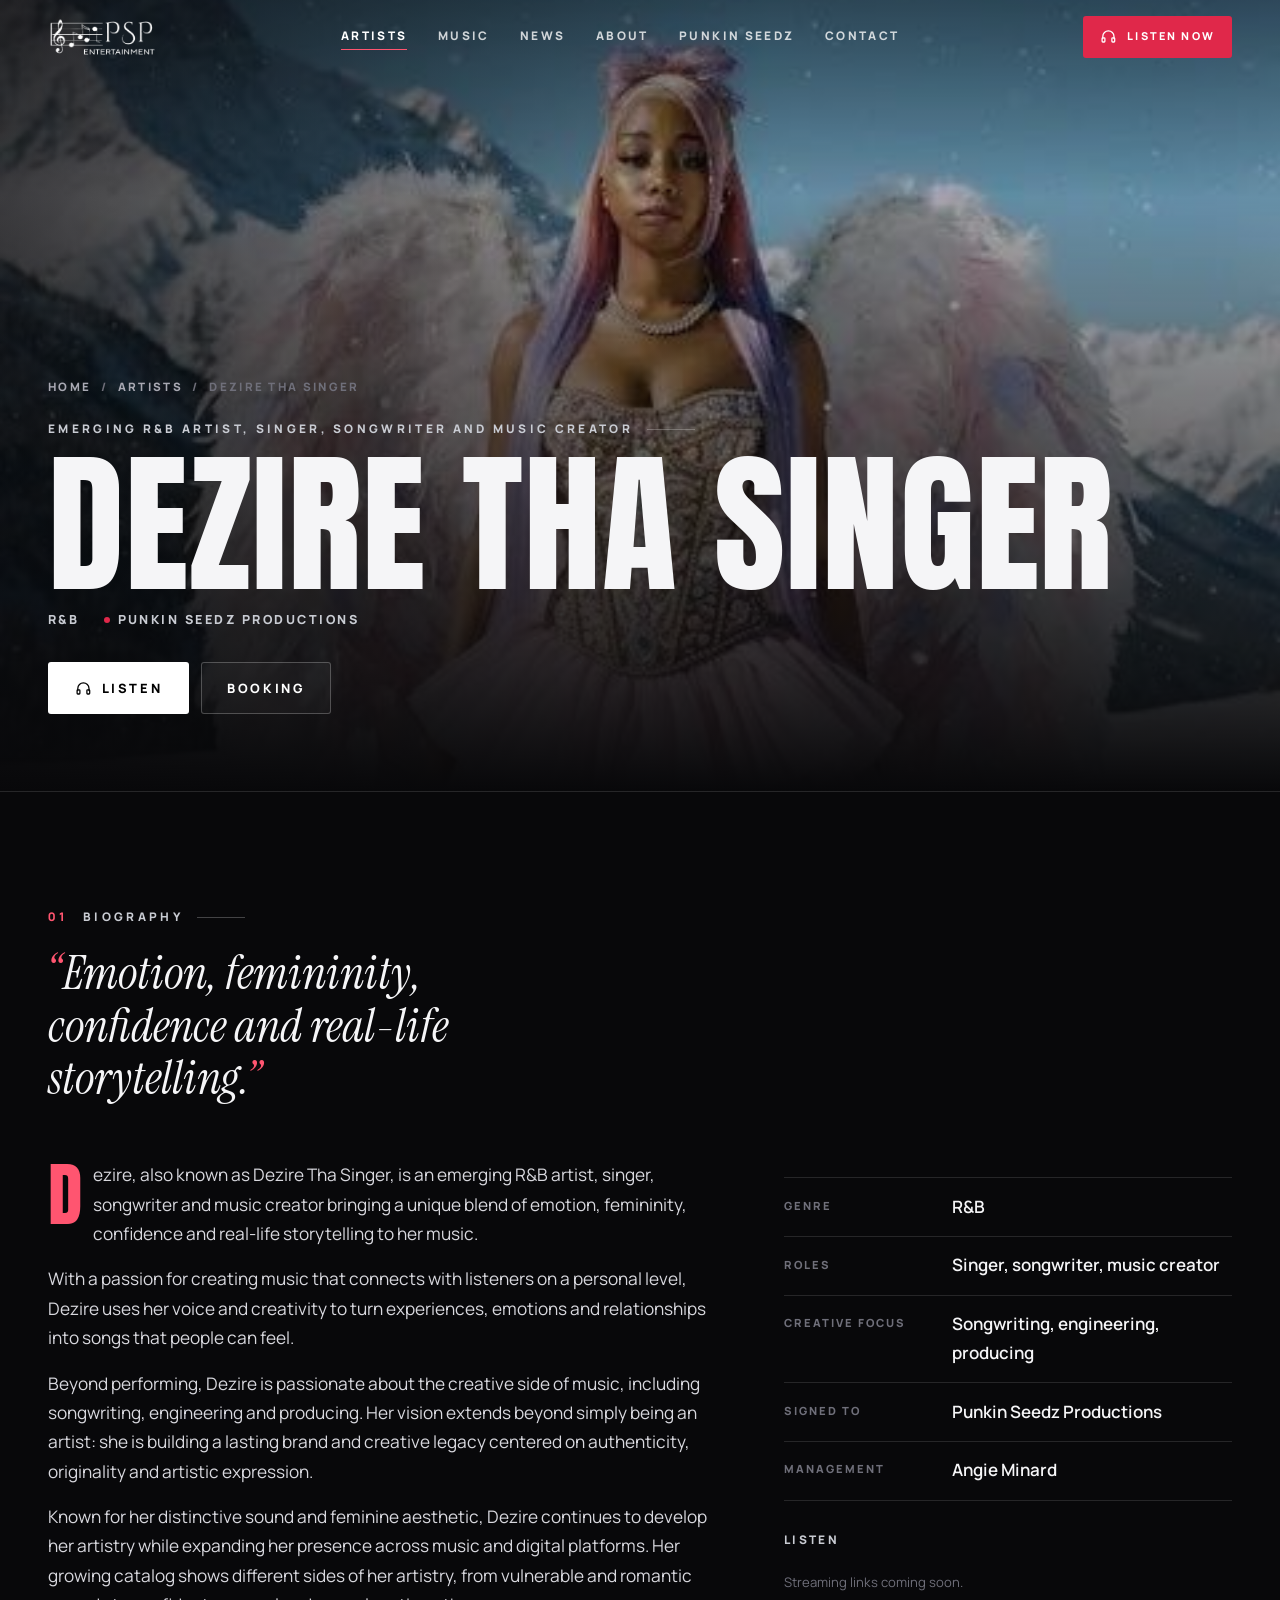
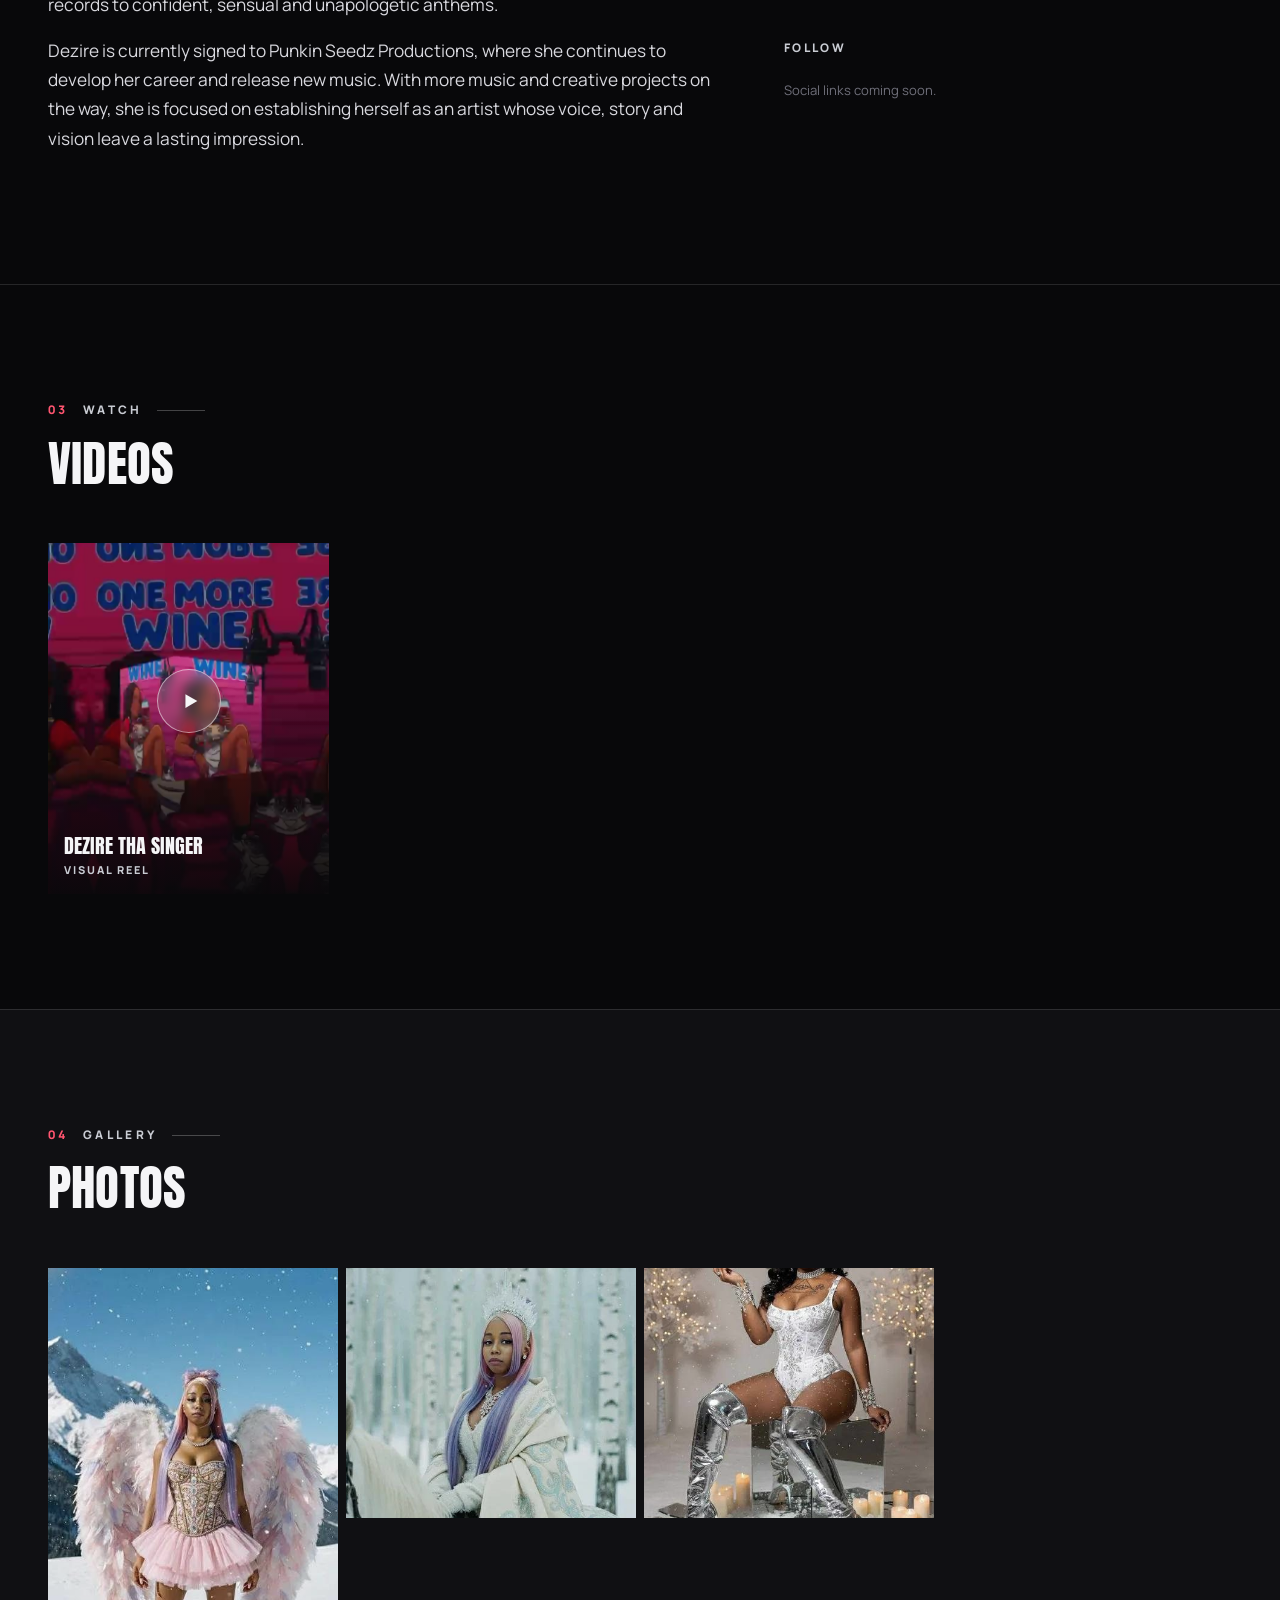
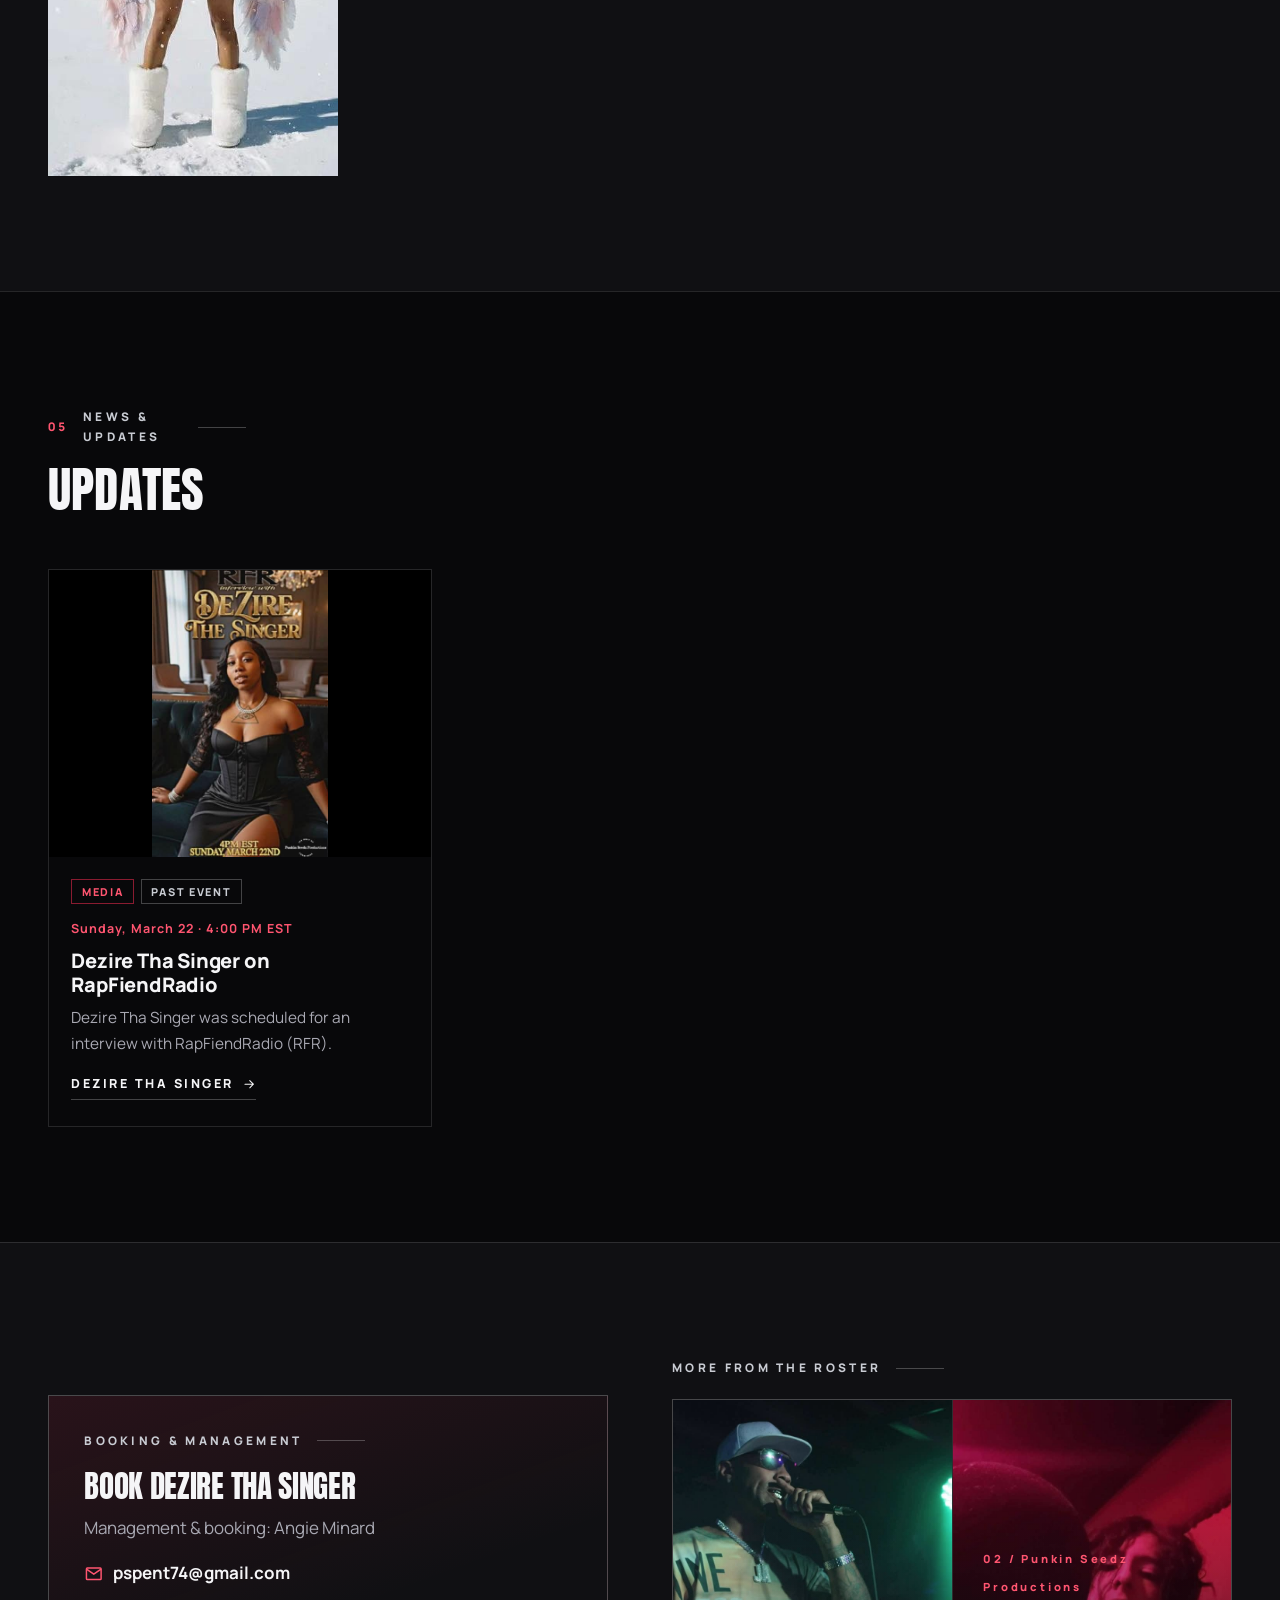
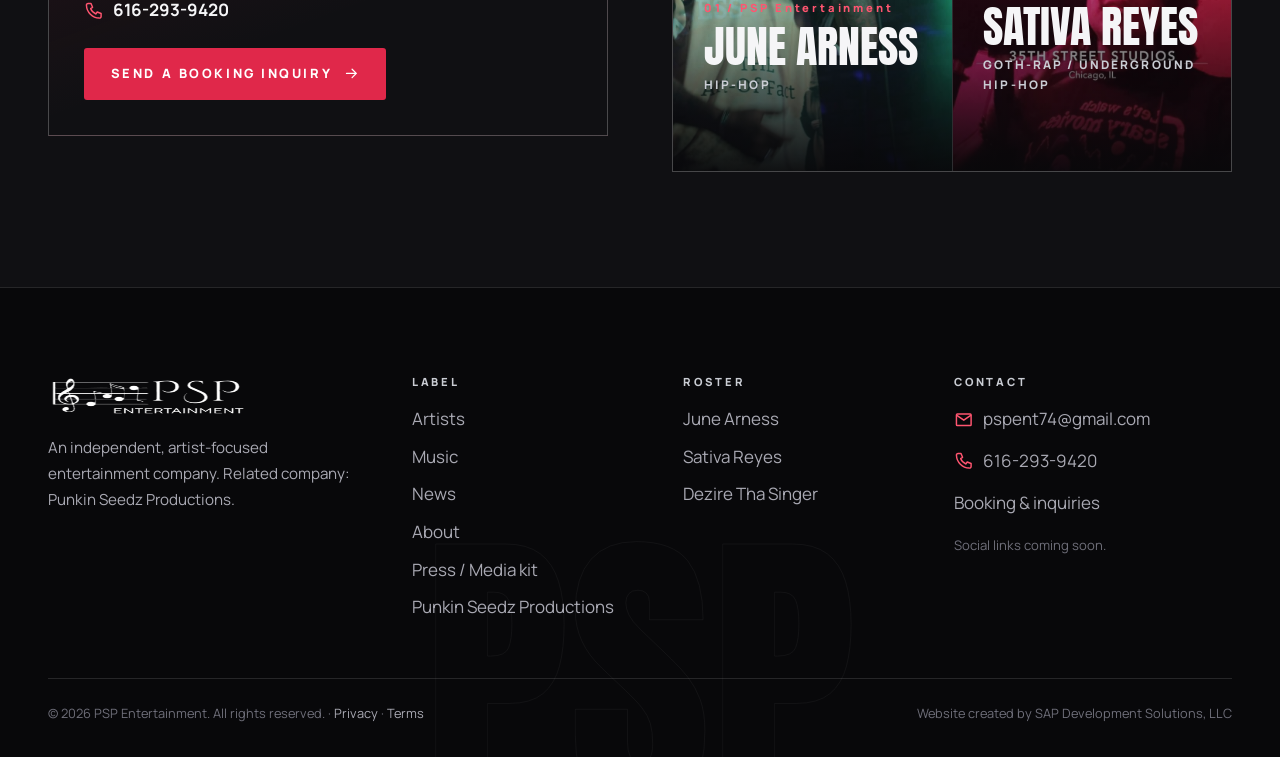
<file: artist-dezire-tha-singer.html>
<!DOCTYPE html>
<html lang="en">
<head>
  <meta charset="utf-8">
  <meta name="viewport" content="width=device-width, initial-scale=1">
  <title>Dezire Tha Singer | R&amp;B | PSP Entertainment</title>
  <meta name="description" content="Dezire Tha Singer: Emerging R&amp;B artist, singer, songwriter and music creator. R&amp;B artist on the PSP Entertainment roster. Biography, music, videos and booking.">
  <!-- DOMAIN: after launch, replace https://www.example.com/ on this page with the live
       address (canonical, og:url, og:image, twitter:image and the ld+json block). -->
  <link rel="canonical" href="https://www.example.com/artist-dezire-tha-singer.html">
  <meta property="og:type" content="website">
  <meta property="og:site_name" content="PSP Entertainment">
  <meta property="og:title" content="Dezire Tha Singer | R&amp;B | PSP Entertainment">
  <meta property="og:description" content="Dezire Tha Singer: Emerging R&amp;B artist, singer, songwriter and music creator. R&amp;B artist on the PSP Entertainment roster. Biography, music, videos and booking.">
  <meta property="og:url" content="https://www.example.com/artist-dezire-tha-singer.html">
  <meta property="og:image" content="https://www.example.com/dezire-white.jpg">
  <meta name="twitter:card" content="summary_large_image">
  <meta name="twitter:title" content="Dezire Tha Singer | R&amp;B | PSP Entertainment">
  <meta name="twitter:description" content="Dezire Tha Singer: Emerging R&amp;B artist, singer, songwriter and music creator. R&amp;B artist on the PSP Entertainment roster. Biography, music, videos and booking.">
  <meta name="twitter:image" content="https://www.example.com/dezire-white.jpg">
  <meta name="theme-color" content="#08080a">
  <link rel="icon" type="image/svg+xml" href="./favicon.svg">
  <link rel="apple-touch-icon" href="./apple-touch-icon.png">
  <link rel="preconnect" href="https://fonts.googleapis.com">
  <link rel="preconnect" href="https://fonts.gstatic.com" crossorigin>
  <link href="https://fonts.googleapis.com/css2?family=Anton&amp;family=Instrument+Serif:ital@0;1&amp;family=Manrope:wght@400;500;600;700;800&amp;display=swap" rel="stylesheet">
  <link rel="stylesheet" href="./style.css">
  <link rel="stylesheet" href="./responsive.css">
  <script>document.documentElement.classList.add("js");</script>
  <script type="application/ld+json">{"@context": "https://schema.org", "@type": "MusicGroup", "name": "Dezire Tha Singer", "genre": "R&B", "url": "https://www.example.com/artist-dezire-tha-singer.html", "image": "https://www.example.com/dezire-white.jpg", "description": "Dezire, also known as Dezire Tha Singer, is an emerging R&B artist, singer, songwriter and music creator bringing a unique blend of emotion, femininity, confidence and real-life storytelling to her music."}</script>
</head>
<body>
  <a class="skip-link" href="#main">Skip to content</a>
  <header class="site-header">
    <div class="container header-inner">
      <a class="brand" href="./index.html" aria-label="PSP Entertainment home"><img src="./logo-psp.png" alt="" width="110" height="40"><span class="brand-fallback" aria-hidden="true">PSP</span></a>
      <nav aria-label="Primary"><ul class="nav-links">
          <li><a href="./artists.html" aria-current="page">Artists</a></li>
          <li><a href="./music.html">Music</a></li>
          <li><a href="./news.html">News</a></li>
          <li><a href="./about.html">About</a></li>
          <li><a href="./punkin-seeds.html">Punkin Seedz</a></li>
          <li><a href="./contact.html">Contact</a></li>
      </ul></nav>
      <div class="header-actions">
        <a class="btn btn-primary listen-btn" href="./music.html"><svg class="icon" viewBox="0 0 24 24" aria-hidden="true" focusable="false"><path d="M4 15v-3a8 8 0 0 1 16 0v3"/><rect x="3" y="14" width="4" height="6" rx="1"/><rect x="17" y="14" width="4" height="6" rx="1"/></svg>Listen now</a>
        <button type="button" class="menu-toggle" aria-expanded="false" aria-controls="mobile-menu" aria-label="Open menu"><span class="bars" aria-hidden="true"><span></span><span></span></span></button>
      </div>
    </div>
  </header>
  <div class="mobile-menu" id="mobile-menu" aria-hidden="true">
    <nav aria-label="Mobile"><ul>
        <li><a class="m-link" href="./index.html">Home<small>01</small></a></li>
        <li><a class="m-link" href="./artists.html" aria-current="page">Artists<small>02</small></a></li>
        <li><a class="m-link" href="./music.html">Music<small>03</small></a></li>
        <li><a class="m-link" href="./news.html">News<small>04</small></a></li>
        <li><a class="m-link" href="./about.html">About<small>05</small></a></li>
        <li><a class="m-link" href="./punkin-seeds.html">Punkin Seedz<small>06</small></a></li>
        <li><a class="m-link" href="./press.html">Press<small>07</small></a></li>
        <li><a class="m-link" href="./contact.html">Contact<small>08</small></a></li>
    </ul></nav>
    <div class="m-foot">
      <a class="btn btn-primary" href="./music.html"><svg class="icon" viewBox="0 0 24 24" aria-hidden="true" focusable="false"><path d="M4 15v-3a8 8 0 0 1 16 0v3"/><rect x="3" y="14" width="4" height="6" rx="1"/><rect x="17" y="14" width="4" height="6" rx="1"/></svg>Listen now</a>
      <a href="mailto:pspent74@gmail.com">pspent74@gmail.com</a>
    </div>
  </div>

  <main id="main" data-artist-page="dezire-tha-singer">
    <section class="artist-hero" aria-labelledby="page-title">
      <img class="bg" data-a-hero src="./dezire-angel.jpg" alt="Dezire Tha Singer wearing pink angel wings in a snowy mountain landscape" style="object-position:50% 30%" fetchpriority="high">
      <div class="container">
        <nav class="crumbs" aria-label="Breadcrumb"><a href="./index.html">Home</a><span aria-hidden="true">/</span><a href="./artists.html">Artists</a><span aria-hidden="true">/</span><span aria-current="page">Dezire Tha Singer</span></nav>
        <p class="eyebrow">Emerging R&amp;B artist, singer, songwriter and music creator</p>
        <h1 class="a-title" id="page-title" data-a-name>Dezire Tha Singer</h1>
        <div class="a-sub" data-a-sub><span>R&amp;B</span><span>Punkin Seedz Productions</span></div>
        <div class="btn-row" style="margin-top:2rem"><a class="btn btn-light" href="#music"><svg class="icon" viewBox="0 0 24 24" aria-hidden="true" focusable="false"><path d="M4 15v-3a8 8 0 0 1 16 0v3"/><rect x="3" y="14" width="4" height="6" rx="1"/><rect x="17" y="14" width="4" height="6" rx="1"/></svg>Listen</a><a class="btn btn-ghost" href="#booking">Booking</a></div>
      </div>
    </section>

    <section class="section" aria-labelledby="bio-title">
      <div class="container">
        <div class="section-head reveal"><div><p class="eyebrow"><span class="num">01</span>Biography</p><h2 class="sr-only" id="bio-title">Biography</h2><p class="statement" data-a-statement>Emotion, femininity, confidence and real-life storytelling.</p></div></div>
        <div class="bio-cols">
          <div class="bio-text reveal" data-a-bio><p>Dezire, also known as Dezire Tha Singer, is an emerging R&amp;B artist, singer, songwriter and music creator bringing a unique blend of emotion, femininity, confidence and real-life storytelling to her music.</p><p>With a passion for creating music that connects with listeners on a personal level, Dezire uses her voice and creativity to turn experiences, emotions and relationships into songs that people can feel.</p><p>Beyond performing, Dezire is passionate about the creative side of music, including songwriting, engineering and producing. Her vision extends beyond simply being an artist: she is building a lasting brand and creative legacy centered on authenticity, originality and artistic expression.</p><p>Known for her distinctive sound and feminine aesthetic, Dezire continues to develop her artistry while expanding her presence across music and digital platforms. Her growing catalog shows different sides of her artistry, from vulnerable and romantic records to confident, sensual and unapologetic anthems.</p><p>Dezire is currently signed to Punkin Seedz Productions, where she continues to develop her career and release new music. With more music and creative projects on the way, she is focused on establishing herself as an artist whose voice, story and vision leave a lasting impression.</p></div>
          <aside class="reveal" aria-label="Artist details">
            <dl class="facts" data-a-facts><div><dt>Genre</dt><dd>R&amp;B</dd></div><div><dt>Roles</dt><dd>Singer, songwriter, music creator</dd></div><div><dt>Creative focus</dt><dd>Songwriting, engineering, producing</dd></div><div><dt>Signed to</dt><dd>Punkin Seedz Productions</dd></div><div><dt>Management</dt><dd>Angie Minard</dd></div></dl>
            <div class="numbers" data-a-numbers></div>
            <div class="side-block" data-a-influences-wrap><h3>Sounds that inform the artist</h3><ul class="influences" data-a-influences></ul><p class="note">Influences named by the artist. Not an endorsement or affiliation.</p></div>
            <div class="side-block" id="music"><h3>Listen</h3><div class="social-row" data-a-streaming></div></div>
            <div class="side-block"><h3>Follow</h3><div class="social-row" data-a-socials></div></div>
          </aside>
        </div>
      </div>
    </section>

    <section class="section alt" aria-labelledby="rel-title" data-hide-if-empty>
      <div class="container">
        <div class="section-head reveal"><div><p class="eyebrow"><span class="num">02</span>Discography</p><h2 class="h2" id="rel-title">Releases</h2></div></div>
        <div class="release-grid" data-releases data-artist="dezire-tha-singer"></div>
      </div>
    </section>

    <section class="section" aria-labelledby="vid-title" data-hide-if-empty>
      <div class="container">
        <div class="section-head reveal"><div><p class="eyebrow"><span class="num">03</span>Watch</p><h2 class="h2" id="vid-title">Videos</h2></div></div>
        <div class="video-grid" data-videos data-artist="dezire-tha-singer"></div>
      </div>
    </section>

    <section class="section alt" aria-labelledby="gal-title">
      <div class="container">
        <div class="section-head reveal"><div><p class="eyebrow"><span class="num">04</span>Gallery</p><h2 class="h2" id="gal-title">Photos</h2></div></div>
        <div class="gallery" data-a-gallery></div>
      </div>
    </section>

    <section class="section" aria-labelledby="upd-title" data-hide-if-empty>
      <div class="container">
        <div class="section-head reveal"><div><p class="eyebrow"><span class="num">05</span>News &amp; updates</p><h2 class="h2" id="upd-title">Updates</h2></div></div>
        <div class="news-grid" data-news data-artist="dezire-tha-singer" data-real-only></div>
      </div>
    </section>

    <section class="section alt" id="booking" aria-labelledby="book-title">
      <div class="container split">
        <div class="booking-box reveal">
          <p class="eyebrow">Booking &amp; management</p>
          <h3 id="book-title">Book Dezire Tha Singer</h3>
          <p class="muted" data-a-booking-label>Management &amp; booking: Angie Minard</p>
          <div class="contact-lines" data-a-booking-links></div>
          <a class="btn btn-primary" data-a-booking-btn href="./contact.html?type=booking&amp;artist=dezire-tha-singer">Send a booking inquiry<svg class="icon icon-arrow" viewBox="0 0 24 24" aria-hidden="true" focusable="false"><path d="M5 12h14M13 6l6 6-6 6"/></svg></a>
        </div>
        <div class="reveal">
          <p class="eyebrow">More from the roster</p>
          <div class="roster" data-roster></div>
        </div>
      </div>
    </section>
  </main>

  <footer class="site-footer">
    <div class="container">
      <div class="footer-grid">
        <div class="footer-brand">
          <a class="brand" href="./index.html" aria-label="PSP Entertainment home"><img src="./logo-psp.png" alt="" width="200" height="73" loading="lazy"><span class="brand-fallback" aria-hidden="true">PSP</span></a>
          <p>An independent, artist-focused entertainment company. Related company: Punkin Seedz Productions.</p>
        </div>
        <div>
          <h2>Label</h2>
          <ul><li><a href="./artists.html">Artists</a></li><li><a href="./music.html">Music</a></li><li><a href="./news.html">News</a></li><li><a href="./about.html">About</a></li><li><a href="./press.html">Press / Media kit</a></li><li><a href="./punkin-seeds.html">Punkin Seedz Productions</a></li></ul>
        </div>
        <div>
          <h2>Roster</h2>
          <ul><li><a href="./artist-june-arness.html">June Arness</a></li><li><a href="./artist-sativa-reyes.html">Sativa Reyes</a></li><li><a href="./artist-dezire-tha-singer.html">Dezire Tha Singer</a></li></ul>
        </div>
        <div>
          <h2>Contact</h2>
          <ul class="footer-contact"><li data-co-email></li><li data-co-phone></li><li><a href="./contact.html">Booking &amp; inquiries</a></li></ul>
          <div class="social-row" data-co-socials data-empty="Social links coming soon." style="margin-top:1rem"></div>
        </div>
      </div>
      <div class="footer-bottom">
        <p>&copy; <span data-year>2026</span> PSP Entertainment. All rights reserved. · <a href="./privacy.html">Privacy</a> · <a href="./terms.html">Terms</a></p>
        <p data-dev-credit>Website created by SAP Development Solutions, LLC</p>
      </div>
    </div>
    <span class="footer-word" aria-hidden="true">PSP</span>
  </footer>
  <script src="./data.js"></script>
  <script src="./main.js"></script>
  <script src="./artists.js"></script>
  <script src="./music.js"></script>
</body>
</html>
</file>
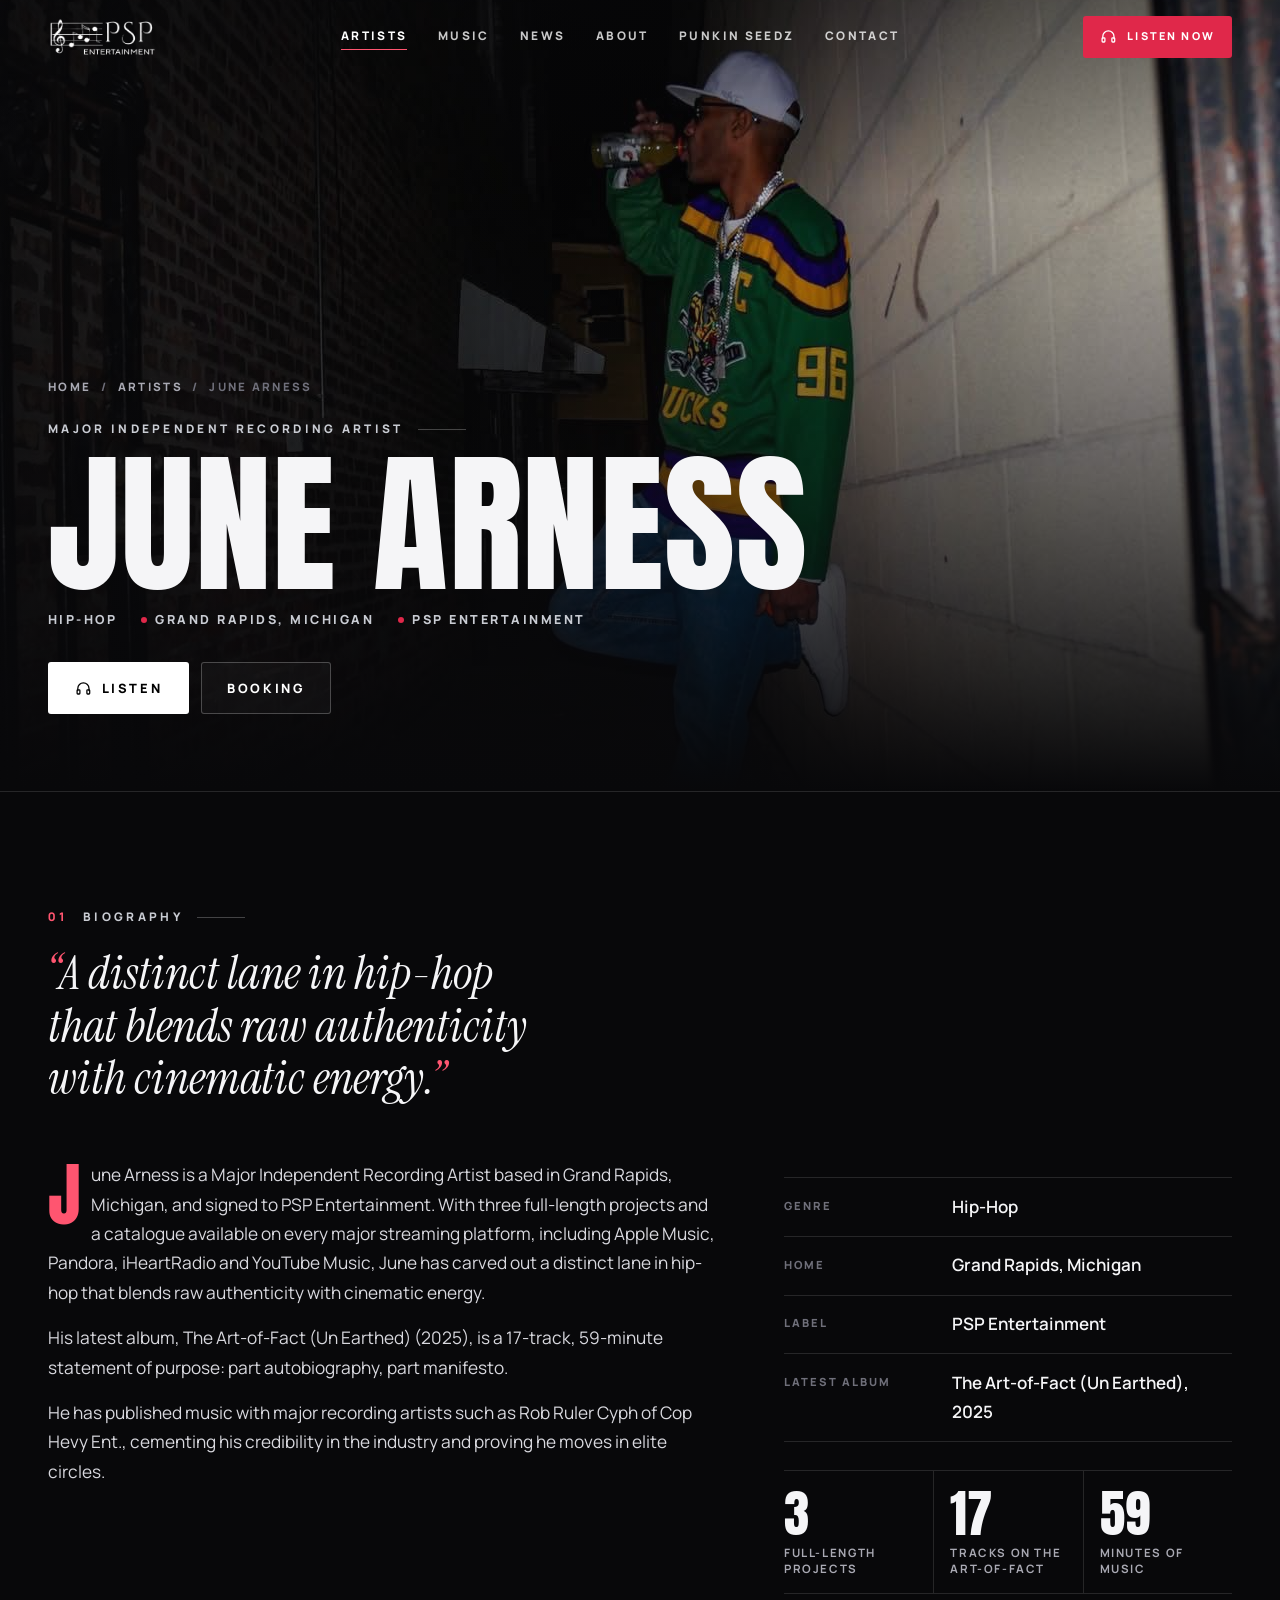
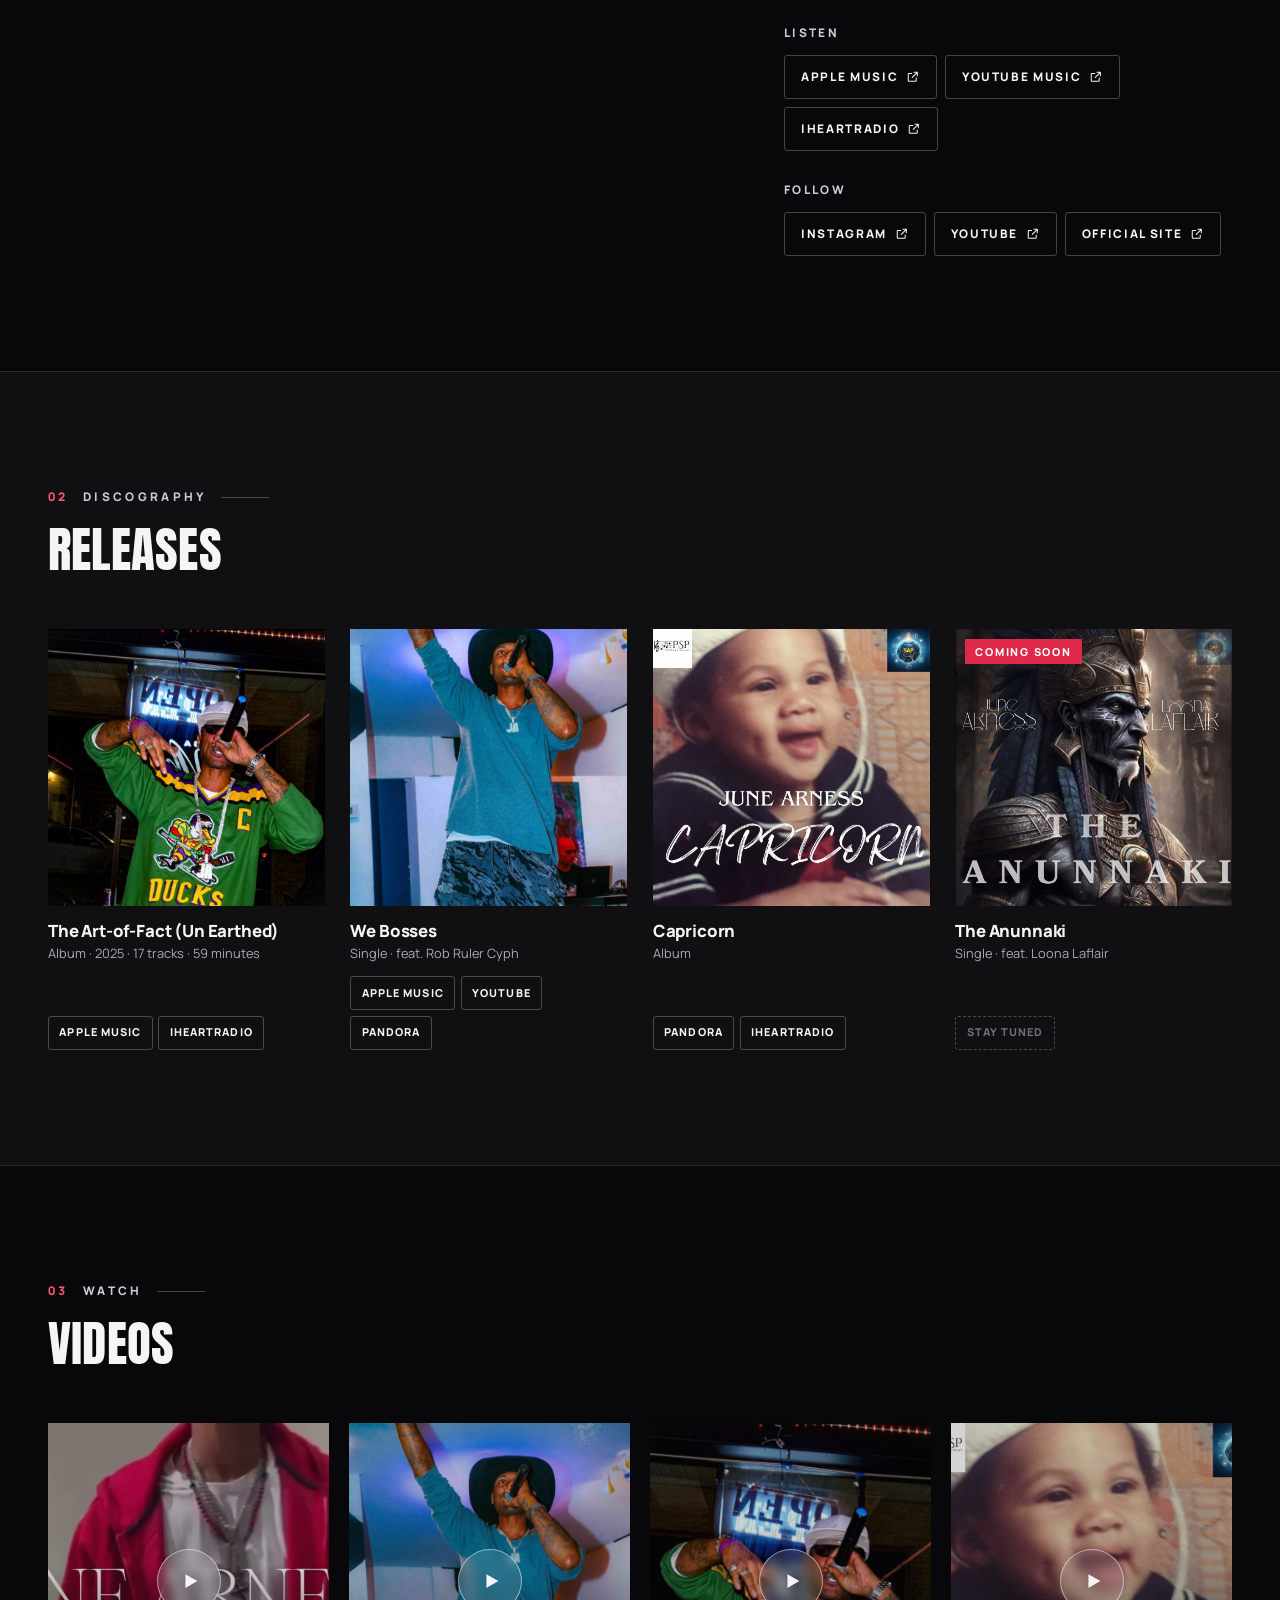
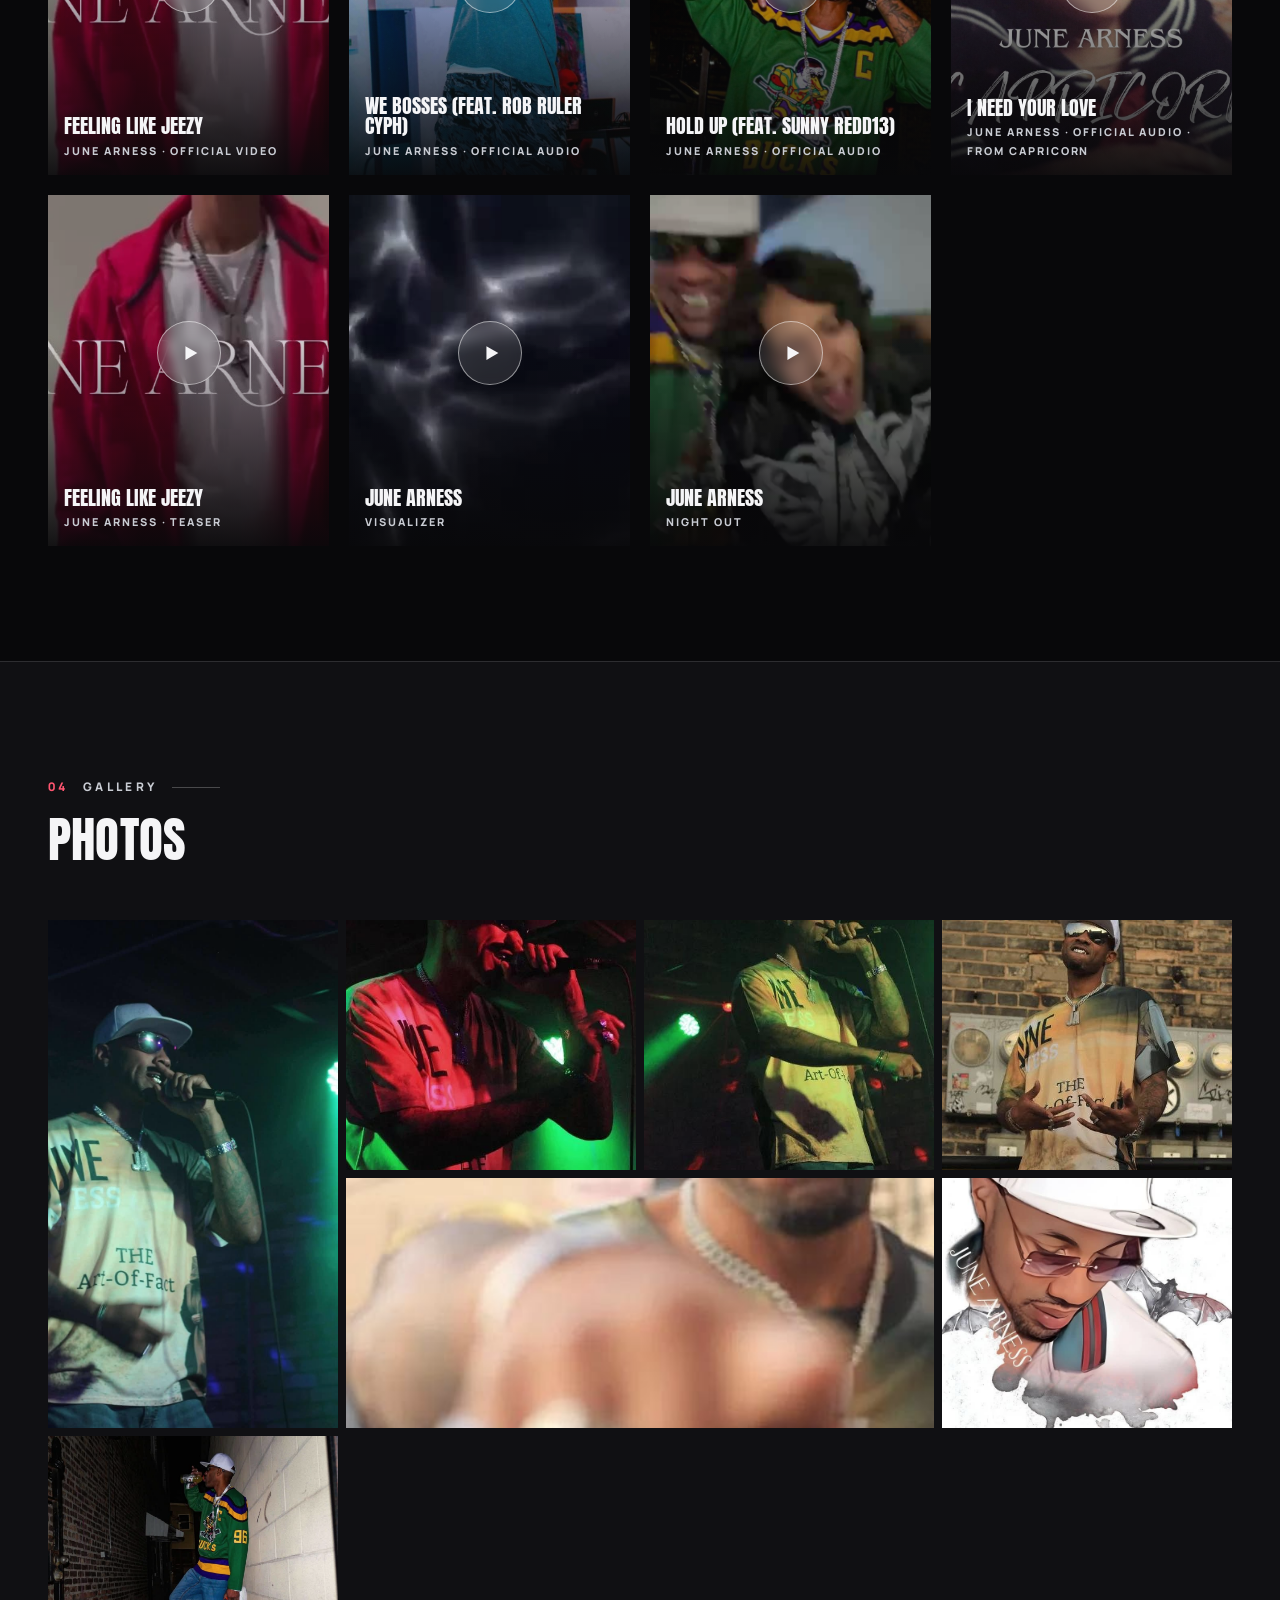
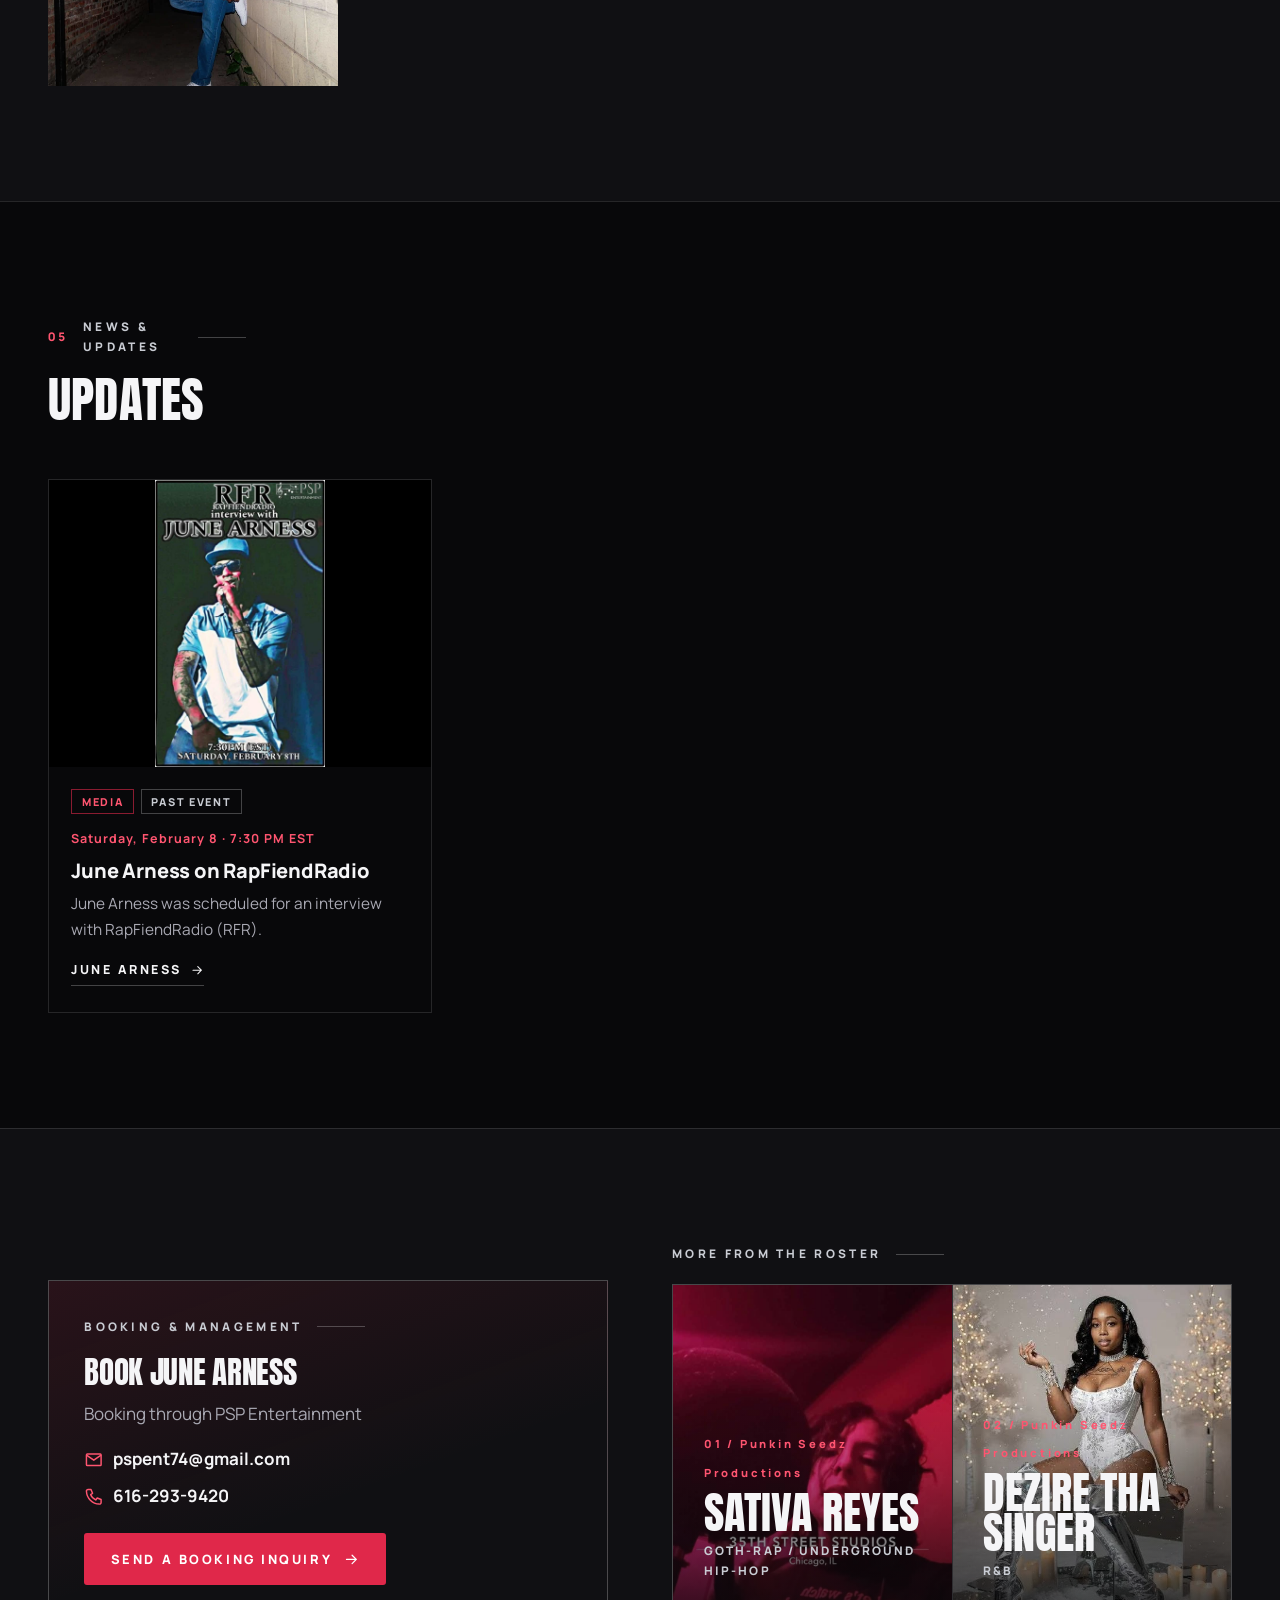
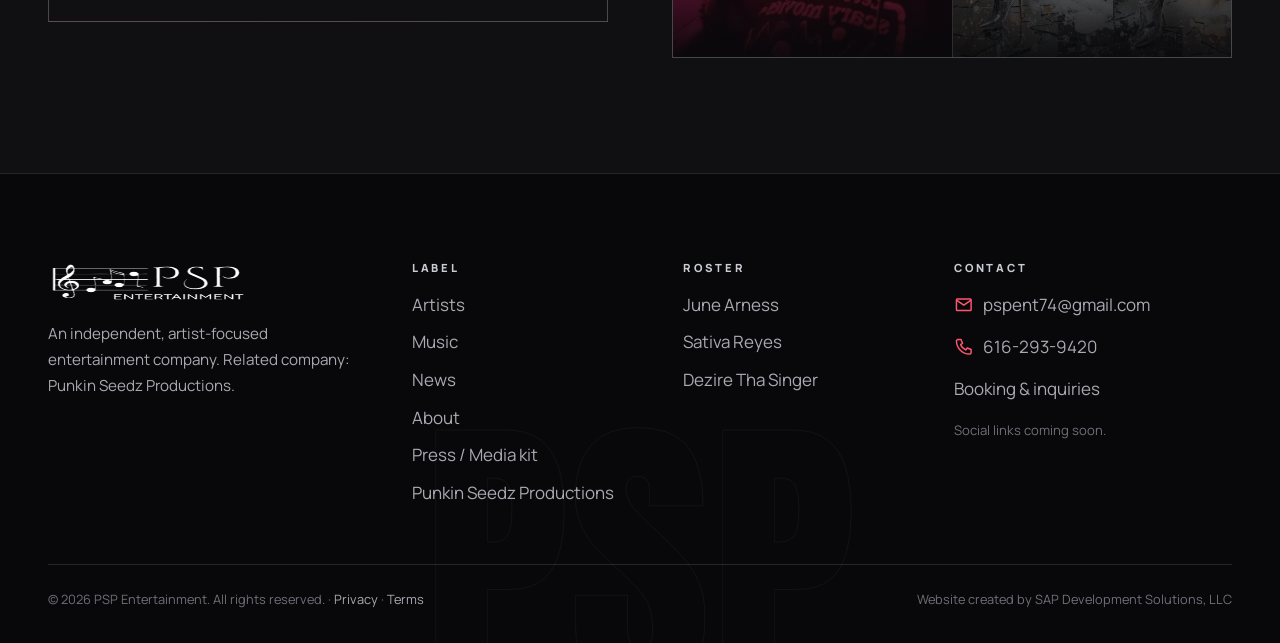
<file: artist-june-arness.html>
<!DOCTYPE html>
<html lang="en">
<head>
  <meta charset="utf-8">
  <meta name="viewport" content="width=device-width, initial-scale=1">
  <title>June Arness | Hip-Hop | PSP Entertainment</title>
  <meta name="description" content="June Arness: Major Independent Recording Artist, Grand Rapids, Michigan. Hip-Hop artist on the PSP Entertainment roster. Biography, music, videos and booking.">
  <!-- DOMAIN: after launch, replace https://www.example.com/ on this page with the live
       address (canonical, og:url, og:image, twitter:image and the ld+json block). -->
  <link rel="canonical" href="https://www.example.com/artist-june-arness.html">
  <meta property="og:type" content="website">
  <meta property="og:site_name" content="PSP Entertainment">
  <meta property="og:title" content="June Arness | Hip-Hop | PSP Entertainment">
  <meta property="og:description" content="June Arness: Major Independent Recording Artist, Grand Rapids, Michigan. Hip-Hop artist on the PSP Entertainment roster. Biography, music, videos and booking.">
  <meta property="og:url" content="https://www.example.com/artist-june-arness.html">
  <meta property="og:image" content="https://www.example.com/june-stage-mic.jpg">
  <meta name="twitter:card" content="summary_large_image">
  <meta name="twitter:title" content="June Arness | Hip-Hop | PSP Entertainment">
  <meta name="twitter:description" content="June Arness: Major Independent Recording Artist, Grand Rapids, Michigan. Hip-Hop artist on the PSP Entertainment roster. Biography, music, videos and booking.">
  <meta name="twitter:image" content="https://www.example.com/june-stage-mic.jpg">
  <meta name="theme-color" content="#08080a">
  <link rel="icon" type="image/svg+xml" href="./favicon.svg">
  <link rel="apple-touch-icon" href="./apple-touch-icon.png">
  <link rel="preconnect" href="https://fonts.googleapis.com">
  <link rel="preconnect" href="https://fonts.gstatic.com" crossorigin>
  <link href="https://fonts.googleapis.com/css2?family=Anton&amp;family=Instrument+Serif:ital@0;1&amp;family=Manrope:wght@400;500;600;700;800&amp;display=swap" rel="stylesheet">
  <link rel="stylesheet" href="./style.css">
  <link rel="stylesheet" href="./responsive.css">
  <script>document.documentElement.classList.add("js");</script>
  <script type="application/ld+json">{"@context": "https://schema.org", "@type": "MusicGroup", "name": "June Arness", "genre": "Hip-Hop", "url": "https://www.example.com/artist-june-arness.html", "image": "https://www.example.com/june-stage-mic.jpg", "description": "June Arness is a Major Independent Recording Artist based in Grand Rapids, Michigan, and signed to PSP Entertainment. With three full-length projects and a catalogue available on every major streaming platform, including Apple Music, Pandora, iHeartRadio and YouTube Music, June has carved out a distinct lane in hip-hop that blends raw authenticity with cinematic energy.", "sameAs": ["https://www.instagram.com/june_arness_the_artist/", "https://www.youtube.com/@June_Arness", "https://junearness.github.io/June-Arness-The-Artist/", "https://music.apple.com/us/album/the-art-of-fact-un-earthed/1816589238", "https://www.youtube.com/channel/UCN_RLqY7CeSD2Q8NrQhkHAg", "https://www.iheart.com/artist/june-arness-42138078/albums/the-art-of-fact-un-earthed-330534712"], "foundingLocation": "Grand Rapids, Michigan"}</script>
</head>
<body>
  <a class="skip-link" href="#main">Skip to content</a>
  <header class="site-header">
    <div class="container header-inner">
      <a class="brand" href="./index.html" aria-label="PSP Entertainment home"><img src="./logo-psp.png" alt="" width="110" height="40"><span class="brand-fallback" aria-hidden="true">PSP</span></a>
      <nav aria-label="Primary"><ul class="nav-links">
          <li><a href="./artists.html" aria-current="page">Artists</a></li>
          <li><a href="./music.html">Music</a></li>
          <li><a href="./news.html">News</a></li>
          <li><a href="./about.html">About</a></li>
          <li><a href="./punkin-seeds.html">Punkin Seedz</a></li>
          <li><a href="./contact.html">Contact</a></li>
      </ul></nav>
      <div class="header-actions">
        <a class="btn btn-primary listen-btn" href="./music.html"><svg class="icon" viewBox="0 0 24 24" aria-hidden="true" focusable="false"><path d="M4 15v-3a8 8 0 0 1 16 0v3"/><rect x="3" y="14" width="4" height="6" rx="1"/><rect x="17" y="14" width="4" height="6" rx="1"/></svg>Listen now</a>
        <button type="button" class="menu-toggle" aria-expanded="false" aria-controls="mobile-menu" aria-label="Open menu"><span class="bars" aria-hidden="true"><span></span><span></span></span></button>
      </div>
    </div>
  </header>
  <div class="mobile-menu" id="mobile-menu" aria-hidden="true">
    <nav aria-label="Mobile"><ul>
        <li><a class="m-link" href="./index.html">Home<small>01</small></a></li>
        <li><a class="m-link" href="./artists.html" aria-current="page">Artists<small>02</small></a></li>
        <li><a class="m-link" href="./music.html">Music<small>03</small></a></li>
        <li><a class="m-link" href="./news.html">News<small>04</small></a></li>
        <li><a class="m-link" href="./about.html">About<small>05</small></a></li>
        <li><a class="m-link" href="./punkin-seeds.html">Punkin Seedz<small>06</small></a></li>
        <li><a class="m-link" href="./press.html">Press<small>07</small></a></li>
        <li><a class="m-link" href="./contact.html">Contact<small>08</small></a></li>
    </ul></nav>
    <div class="m-foot">
      <a class="btn btn-primary" href="./music.html"><svg class="icon" viewBox="0 0 24 24" aria-hidden="true" focusable="false"><path d="M4 15v-3a8 8 0 0 1 16 0v3"/><rect x="3" y="14" width="4" height="6" rx="1"/><rect x="17" y="14" width="4" height="6" rx="1"/></svg>Listen now</a>
      <a href="mailto:pspent74@gmail.com">pspent74@gmail.com</a>
    </div>
  </div>

  <main id="main" data-artist-page="june-arness">
    <section class="artist-hero" aria-labelledby="page-title">
      <img class="bg" data-a-hero src="./june-alley.jpg" alt="June Arness leaning against a brick wall in a narrow alley" style="object-position:62% 8%" fetchpriority="high">
      <div class="container">
        <nav class="crumbs" aria-label="Breadcrumb"><a href="./index.html">Home</a><span aria-hidden="true">/</span><a href="./artists.html">Artists</a><span aria-hidden="true">/</span><span aria-current="page">June Arness</span></nav>
        <p class="eyebrow">Major Independent Recording Artist</p>
        <h1 class="a-title" id="page-title" data-a-name>June Arness</h1>
        <div class="a-sub" data-a-sub><span>Hip-Hop</span><span>Grand Rapids, Michigan</span><span>PSP Entertainment</span></div>
        <div class="btn-row" style="margin-top:2rem"><a class="btn btn-light" href="#music"><svg class="icon" viewBox="0 0 24 24" aria-hidden="true" focusable="false"><path d="M4 15v-3a8 8 0 0 1 16 0v3"/><rect x="3" y="14" width="4" height="6" rx="1"/><rect x="17" y="14" width="4" height="6" rx="1"/></svg>Listen</a><a class="btn btn-ghost" href="#booking">Booking</a></div>
      </div>
    </section>

    <section class="section" aria-labelledby="bio-title">
      <div class="container">
        <div class="section-head reveal"><div><p class="eyebrow"><span class="num">01</span>Biography</p><h2 class="sr-only" id="bio-title">Biography</h2><p class="statement" data-a-statement>A distinct lane in hip-hop that blends raw authenticity with cinematic energy.</p></div></div>
        <div class="bio-cols">
          <div class="bio-text reveal" data-a-bio><p>June Arness is a Major Independent Recording Artist based in Grand Rapids, Michigan, and signed to PSP Entertainment. With three full-length projects and a catalogue available on every major streaming platform, including Apple Music, Pandora, iHeartRadio and YouTube Music, June has carved out a distinct lane in hip-hop that blends raw authenticity with cinematic energy.</p><p>His latest album, The Art-of-Fact (Un Earthed) (2025), is a 17-track, 59-minute statement of purpose: part autobiography, part manifesto.</p><p>He has published music with major recording artists such as Rob Ruler Cyph of Cop Hevy Ent., cementing his credibility in the industry and proving he moves in elite circles.</p></div>
          <aside class="reveal" aria-label="Artist details">
            <dl class="facts" data-a-facts><div><dt>Genre</dt><dd>Hip-Hop</dd></div><div><dt>Home</dt><dd>Grand Rapids, Michigan</dd></div><div><dt>Label</dt><dd>PSP Entertainment</dd></div><div><dt>Latest album</dt><dd>The Art-of-Fact (Un Earthed), 2025</dd></div></dl>
            <div class="numbers" data-a-numbers></div>
            <div class="side-block" data-a-influences-wrap><h3>Sounds that inform the artist</h3><ul class="influences" data-a-influences></ul><p class="note">Influences named by the artist. Not an endorsement or affiliation.</p></div>
            <div class="side-block" id="music"><h3>Listen</h3><div class="social-row" data-a-streaming></div></div>
            <div class="side-block"><h3>Follow</h3><div class="social-row" data-a-socials></div></div>
          </aside>
        </div>
      </div>
    </section>

    <section class="section alt" aria-labelledby="rel-title" data-hide-if-empty>
      <div class="container">
        <div class="section-head reveal"><div><p class="eyebrow"><span class="num">02</span>Discography</p><h2 class="h2" id="rel-title">Releases</h2></div></div>
        <div class="release-grid" data-releases data-artist="june-arness"></div>
      </div>
    </section>

    <section class="section" aria-labelledby="vid-title" data-hide-if-empty>
      <div class="container">
        <div class="section-head reveal"><div><p class="eyebrow"><span class="num">03</span>Watch</p><h2 class="h2" id="vid-title">Videos</h2></div></div>
        <div class="video-grid" data-videos data-artist="june-arness"></div>
      </div>
    </section>

    <section class="section alt" aria-labelledby="gal-title">
      <div class="container">
        <div class="section-head reveal"><div><p class="eyebrow"><span class="num">04</span>Gallery</p><h2 class="h2" id="gal-title">Photos</h2></div></div>
        <div class="gallery" data-a-gallery></div>
      </div>
    </section>

    <section class="section" aria-labelledby="upd-title" data-hide-if-empty>
      <div class="container">
        <div class="section-head reveal"><div><p class="eyebrow"><span class="num">05</span>News &amp; updates</p><h2 class="h2" id="upd-title">Updates</h2></div></div>
        <div class="news-grid" data-news data-artist="june-arness" data-real-only></div>
      </div>
    </section>

    <section class="section alt" id="booking" aria-labelledby="book-title">
      <div class="container split">
        <div class="booking-box reveal">
          <p class="eyebrow">Booking &amp; management</p>
          <h3 id="book-title">Book June Arness</h3>
          <p class="muted" data-a-booking-label>Booking through PSP Entertainment</p>
          <div class="contact-lines" data-a-booking-links></div>
          <a class="btn btn-primary" data-a-booking-btn href="./contact.html?type=booking&amp;artist=june-arness">Send a booking inquiry<svg class="icon icon-arrow" viewBox="0 0 24 24" aria-hidden="true" focusable="false"><path d="M5 12h14M13 6l6 6-6 6"/></svg></a>
        </div>
        <div class="reveal">
          <p class="eyebrow">More from the roster</p>
          <div class="roster" data-roster></div>
        </div>
      </div>
    </section>
  </main>

  <footer class="site-footer">
    <div class="container">
      <div class="footer-grid">
        <div class="footer-brand">
          <a class="brand" href="./index.html" aria-label="PSP Entertainment home"><img src="./logo-psp.png" alt="" width="200" height="73" loading="lazy"><span class="brand-fallback" aria-hidden="true">PSP</span></a>
          <p>An independent, artist-focused entertainment company. Related company: Punkin Seedz Productions.</p>
        </div>
        <div>
          <h2>Label</h2>
          <ul><li><a href="./artists.html">Artists</a></li><li><a href="./music.html">Music</a></li><li><a href="./news.html">News</a></li><li><a href="./about.html">About</a></li><li><a href="./press.html">Press / Media kit</a></li><li><a href="./punkin-seeds.html">Punkin Seedz Productions</a></li></ul>
        </div>
        <div>
          <h2>Roster</h2>
          <ul><li><a href="./artist-june-arness.html">June Arness</a></li><li><a href="./artist-sativa-reyes.html">Sativa Reyes</a></li><li><a href="./artist-dezire-tha-singer.html">Dezire Tha Singer</a></li></ul>
        </div>
        <div>
          <h2>Contact</h2>
          <ul class="footer-contact"><li data-co-email></li><li data-co-phone></li><li><a href="./contact.html">Booking &amp; inquiries</a></li></ul>
          <div class="social-row" data-co-socials data-empty="Social links coming soon." style="margin-top:1rem"></div>
        </div>
      </div>
      <div class="footer-bottom">
        <p>&copy; <span data-year>2026</span> PSP Entertainment. All rights reserved. · <a href="./privacy.html">Privacy</a> · <a href="./terms.html">Terms</a></p>
        <p data-dev-credit>Website created by SAP Development Solutions, LLC</p>
      </div>
    </div>
    <span class="footer-word" aria-hidden="true">PSP</span>
  </footer>
  <script src="./data.js"></script>
  <script src="./main.js"></script>
  <script src="./artists.js"></script>
  <script src="./music.js"></script>
</body>
</html>
</file>
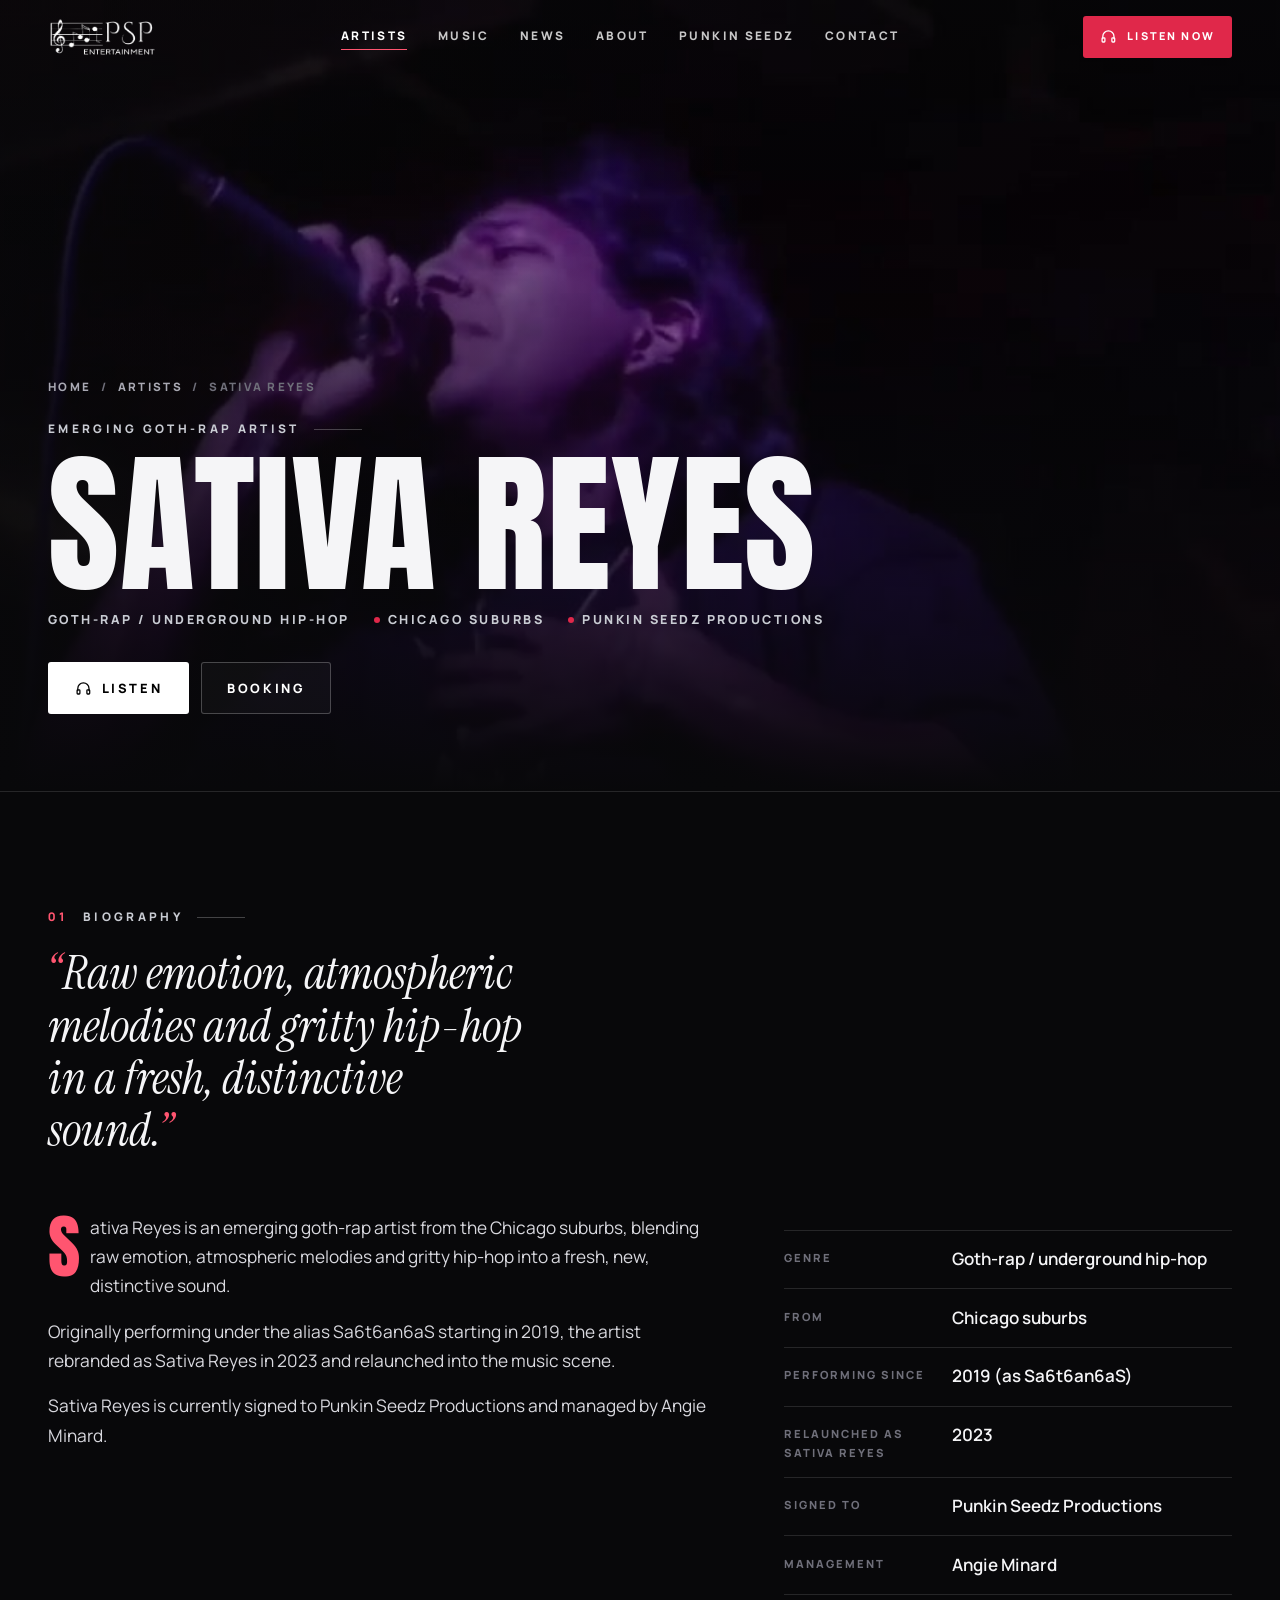
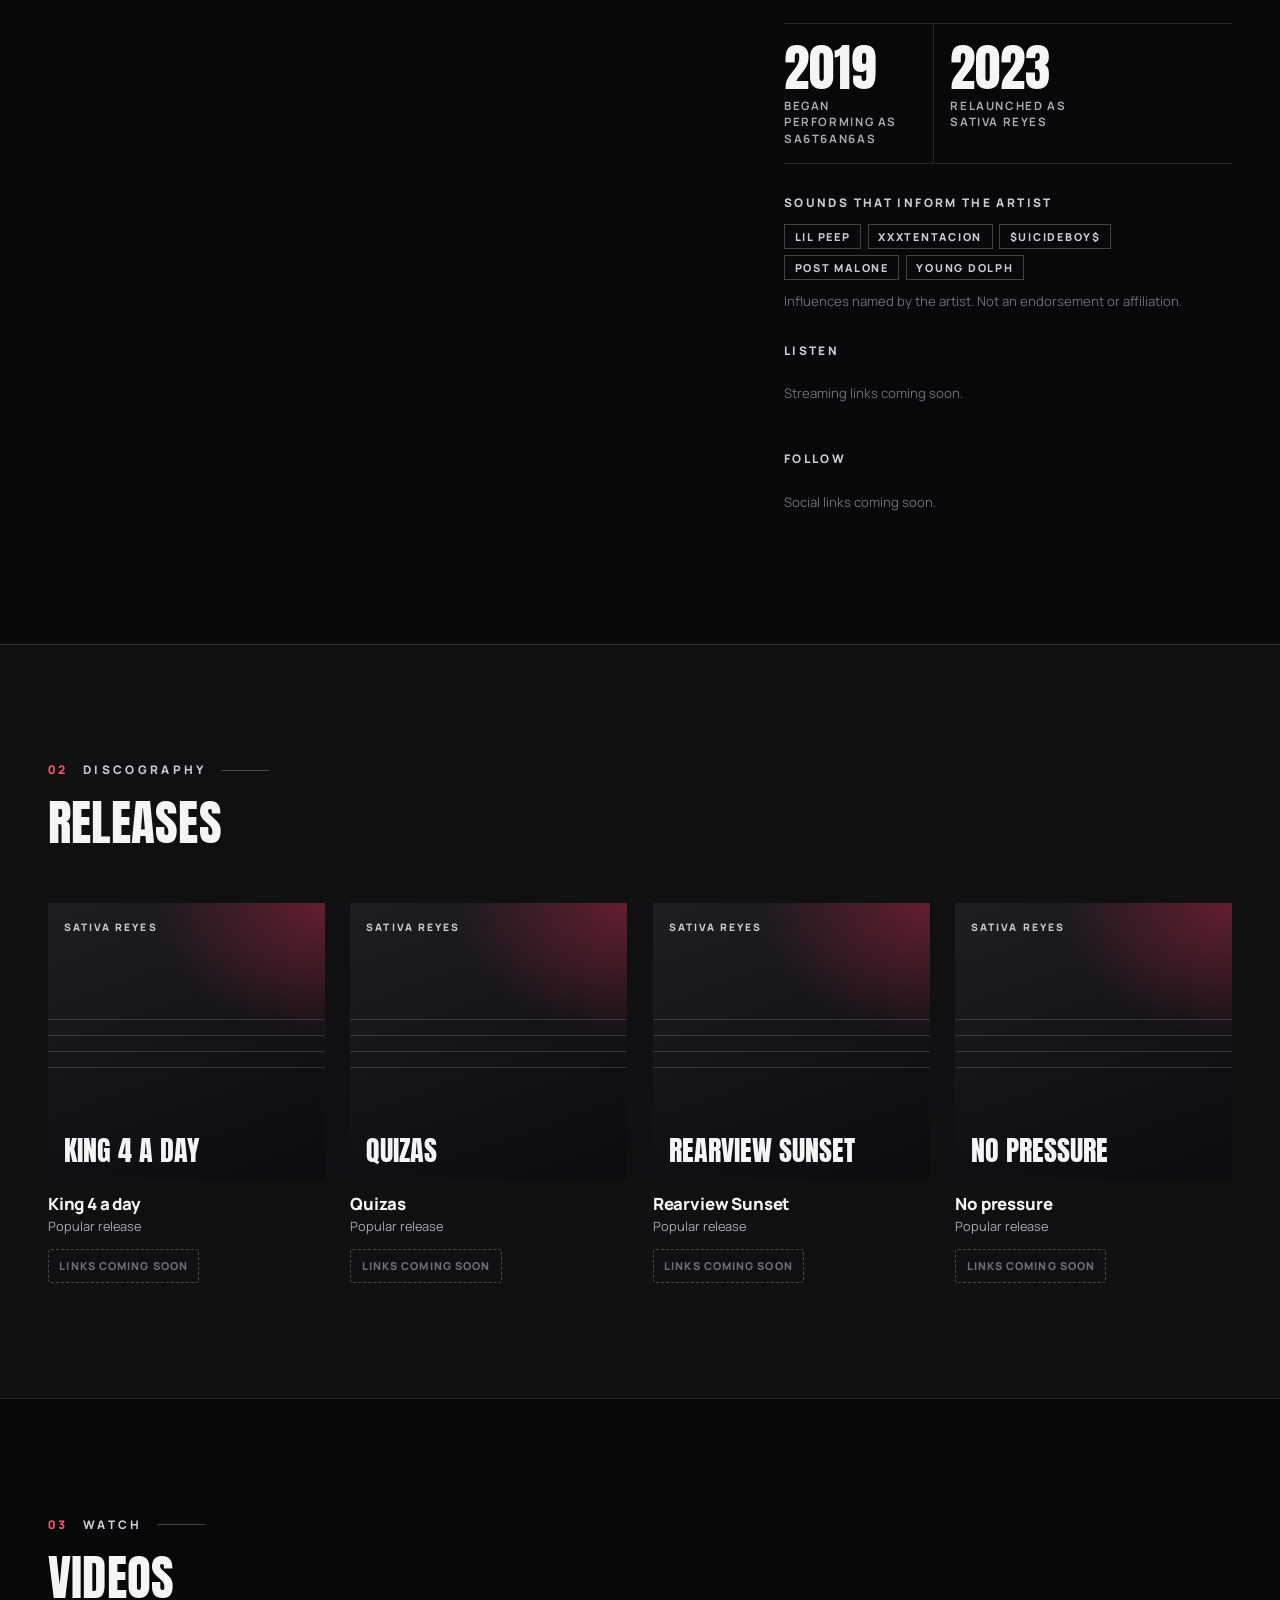
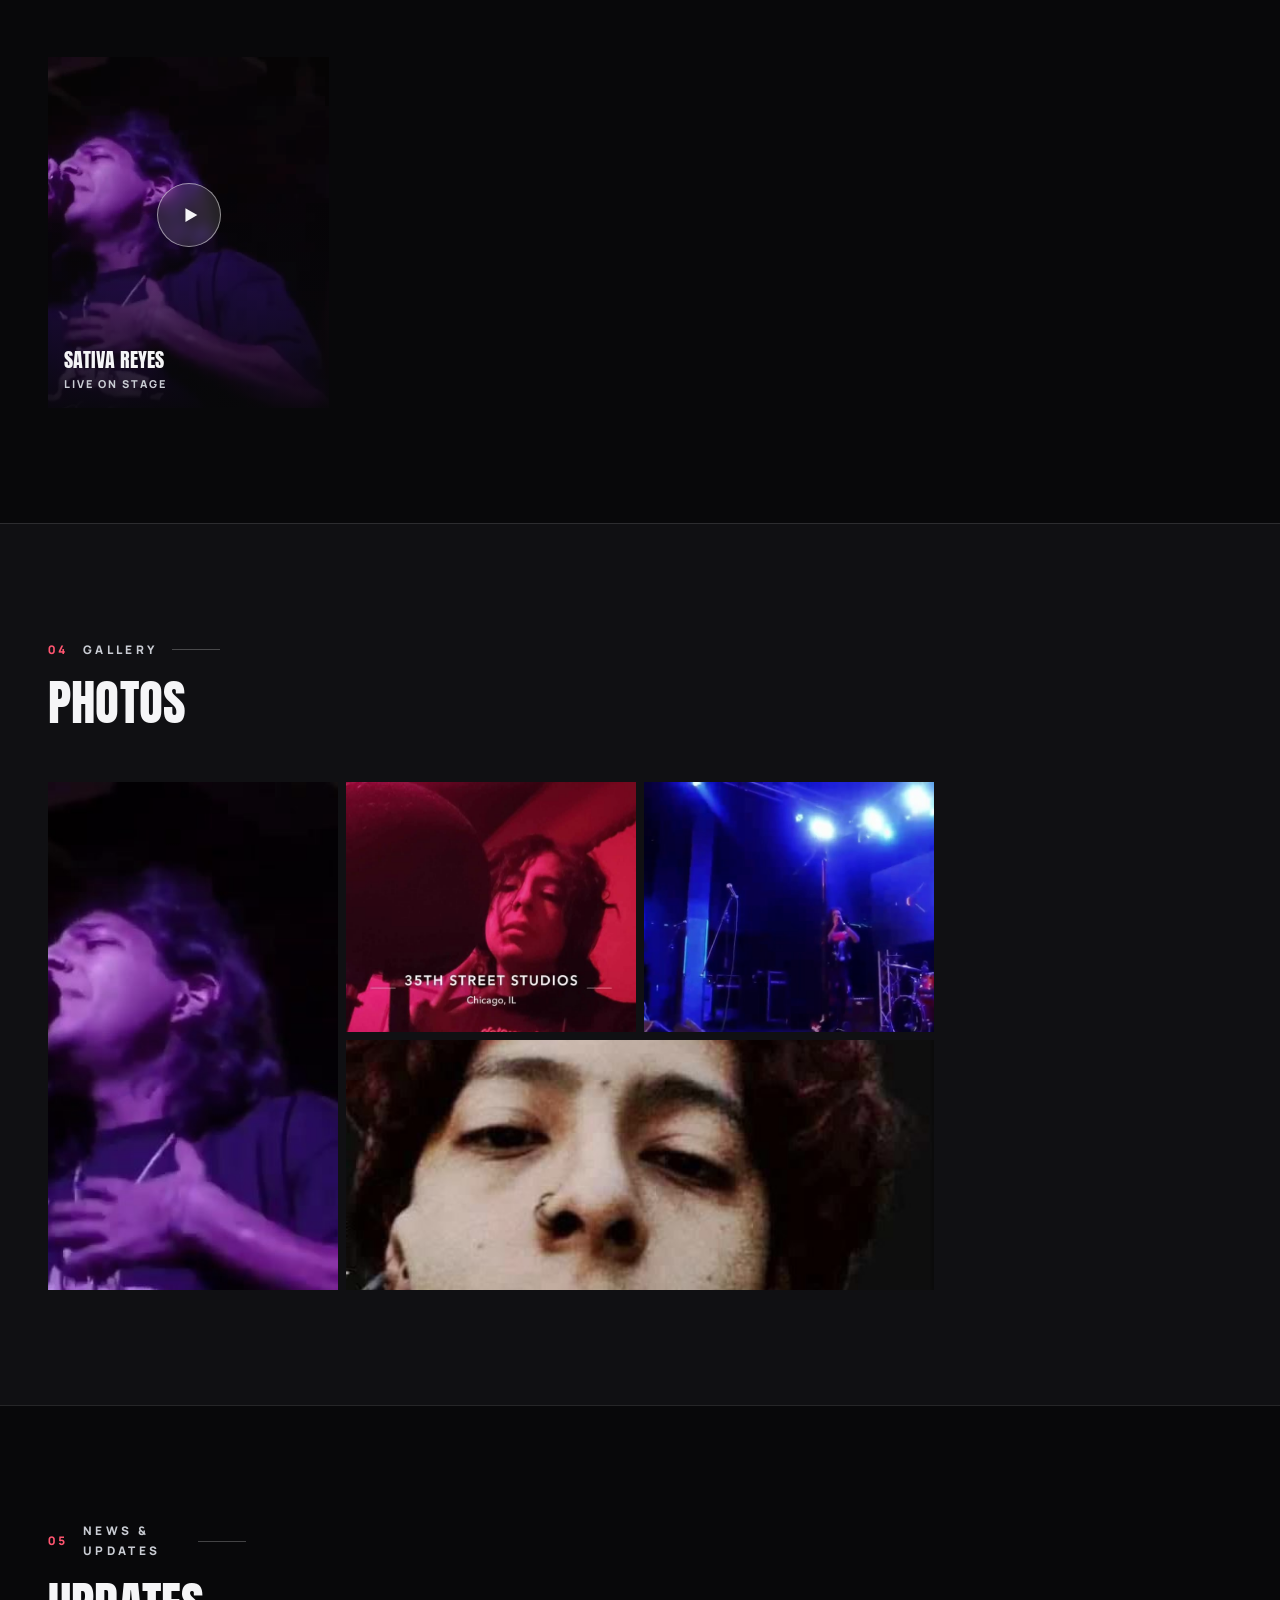
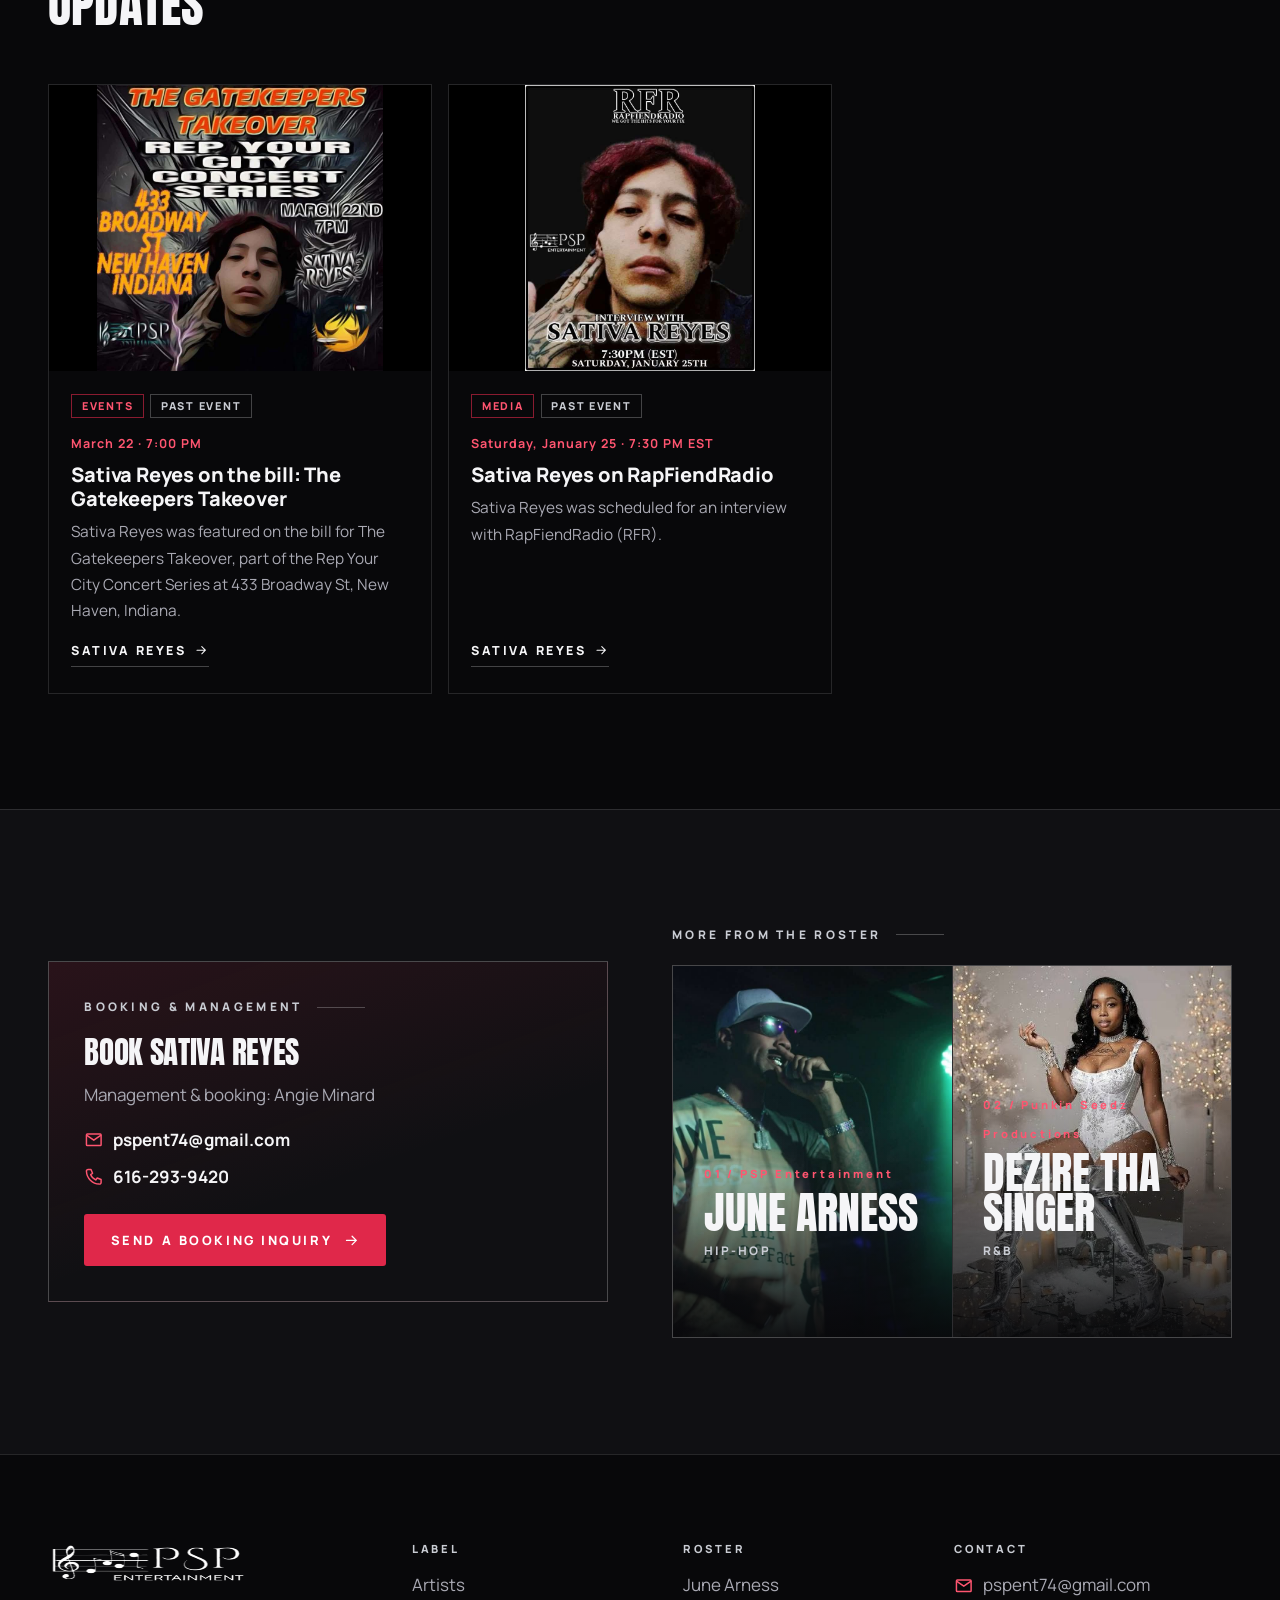
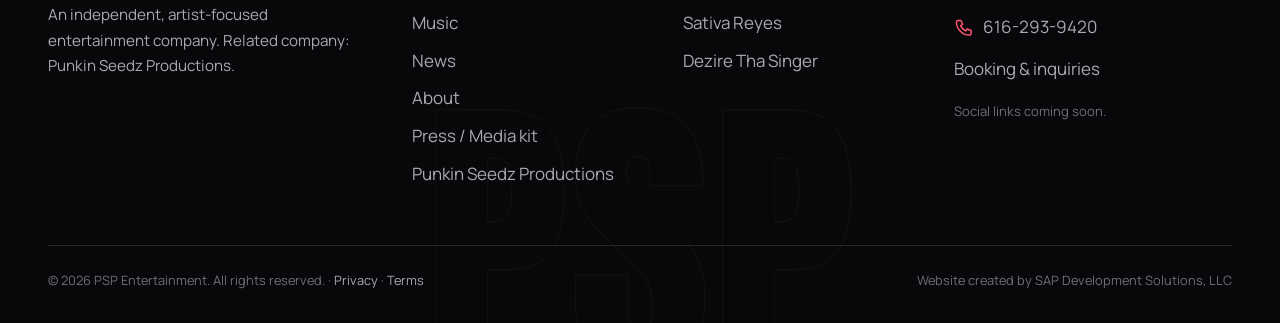
<file: artist-sativa-reyes.html>
<!DOCTYPE html>
<html lang="en">
<head>
  <meta charset="utf-8">
  <meta name="viewport" content="width=device-width, initial-scale=1">
  <title>Sativa Reyes | Goth-Rap / Underground Hip-Hop | PSP Entertainment</title>
  <meta name="description" content="Sativa Reyes: Emerging goth-rap artist, Chicago suburbs. Goth-Rap / Underground Hip-Hop artist on the PSP Entertainment roster. Biography, music, videos and booking.">
  <!-- DOMAIN: after launch, replace https://www.example.com/ on this page with the live
       address (canonical, og:url, og:image, twitter:image and the ld+json block). -->
  <link rel="canonical" href="https://www.example.com/artist-sativa-reyes.html">
  <meta property="og:type" content="website">
  <meta property="og:site_name" content="PSP Entertainment">
  <meta property="og:title" content="Sativa Reyes | Goth-Rap / Underground Hip-Hop | PSP Entertainment">
  <meta property="og:description" content="Sativa Reyes: Emerging goth-rap artist, Chicago suburbs. Goth-Rap / Underground Hip-Hop artist on the PSP Entertainment roster. Biography, music, videos and booking.">
  <meta property="og:url" content="https://www.example.com/artist-sativa-reyes.html">
  <meta property="og:image" content="https://www.example.com/sativa-studio.jpg">
  <meta name="twitter:card" content="summary_large_image">
  <meta name="twitter:title" content="Sativa Reyes | Goth-Rap / Underground Hip-Hop | PSP Entertainment">
  <meta name="twitter:description" content="Sativa Reyes: Emerging goth-rap artist, Chicago suburbs. Goth-Rap / Underground Hip-Hop artist on the PSP Entertainment roster. Biography, music, videos and booking.">
  <meta name="twitter:image" content="https://www.example.com/sativa-studio.jpg">
  <meta name="theme-color" content="#08080a">
  <link rel="icon" type="image/svg+xml" href="./favicon.svg">
  <link rel="apple-touch-icon" href="./apple-touch-icon.png">
  <link rel="preconnect" href="https://fonts.googleapis.com">
  <link rel="preconnect" href="https://fonts.gstatic.com" crossorigin>
  <link href="https://fonts.googleapis.com/css2?family=Anton&amp;family=Instrument+Serif:ital@0;1&amp;family=Manrope:wght@400;500;600;700;800&amp;display=swap" rel="stylesheet">
  <link rel="stylesheet" href="./style.css">
  <link rel="stylesheet" href="./responsive.css">
  <script>document.documentElement.classList.add("js");</script>
  <script type="application/ld+json">{"@context": "https://schema.org", "@type": "MusicGroup", "name": "Sativa Reyes", "genre": "Goth-Rap / Underground Hip-Hop", "url": "https://www.example.com/artist-sativa-reyes.html", "image": "https://www.example.com/sativa-studio.jpg", "description": "Sativa Reyes is an emerging goth-rap artist from the Chicago suburbs, blending raw emotion, atmospheric melodies and gritty hip-hop into a fresh, new, distinctive sound.", "foundingLocation": "Chicago suburbs"}</script>
</head>
<body>
  <a class="skip-link" href="#main">Skip to content</a>
  <header class="site-header">
    <div class="container header-inner">
      <a class="brand" href="./index.html" aria-label="PSP Entertainment home"><img src="./logo-psp.png" alt="" width="110" height="40"><span class="brand-fallback" aria-hidden="true">PSP</span></a>
      <nav aria-label="Primary"><ul class="nav-links">
          <li><a href="./artists.html" aria-current="page">Artists</a></li>
          <li><a href="./music.html">Music</a></li>
          <li><a href="./news.html">News</a></li>
          <li><a href="./about.html">About</a></li>
          <li><a href="./punkin-seeds.html">Punkin Seedz</a></li>
          <li><a href="./contact.html">Contact</a></li>
      </ul></nav>
      <div class="header-actions">
        <a class="btn btn-primary listen-btn" href="./music.html"><svg class="icon" viewBox="0 0 24 24" aria-hidden="true" focusable="false"><path d="M4 15v-3a8 8 0 0 1 16 0v3"/><rect x="3" y="14" width="4" height="6" rx="1"/><rect x="17" y="14" width="4" height="6" rx="1"/></svg>Listen now</a>
        <button type="button" class="menu-toggle" aria-expanded="false" aria-controls="mobile-menu" aria-label="Open menu"><span class="bars" aria-hidden="true"><span></span><span></span></span></button>
      </div>
    </div>
  </header>
  <div class="mobile-menu" id="mobile-menu" aria-hidden="true">
    <nav aria-label="Mobile"><ul>
        <li><a class="m-link" href="./index.html">Home<small>01</small></a></li>
        <li><a class="m-link" href="./artists.html" aria-current="page">Artists<small>02</small></a></li>
        <li><a class="m-link" href="./music.html">Music<small>03</small></a></li>
        <li><a class="m-link" href="./news.html">News<small>04</small></a></li>
        <li><a class="m-link" href="./about.html">About<small>05</small></a></li>
        <li><a class="m-link" href="./punkin-seeds.html">Punkin Seedz<small>06</small></a></li>
        <li><a class="m-link" href="./press.html">Press<small>07</small></a></li>
        <li><a class="m-link" href="./contact.html">Contact<small>08</small></a></li>
    </ul></nav>
    <div class="m-foot">
      <a class="btn btn-primary" href="./music.html"><svg class="icon" viewBox="0 0 24 24" aria-hidden="true" focusable="false"><path d="M4 15v-3a8 8 0 0 1 16 0v3"/><rect x="3" y="14" width="4" height="6" rx="1"/><rect x="17" y="14" width="4" height="6" rx="1"/></svg>Listen now</a>
      <a href="mailto:pspent74@gmail.com">pspent74@gmail.com</a>
    </div>
  </div>

  <main id="main" data-artist-page="sativa-reyes">
    <section class="artist-hero" aria-labelledby="page-title">
      <img class="bg" data-a-hero src="./sativa-live-closeup.jpg" alt="Sativa Reyes singing into a microphone on stage under purple light" style="object-position:35% 40%" fetchpriority="high">
      <div class="container">
        <nav class="crumbs" aria-label="Breadcrumb"><a href="./index.html">Home</a><span aria-hidden="true">/</span><a href="./artists.html">Artists</a><span aria-hidden="true">/</span><span aria-current="page">Sativa Reyes</span></nav>
        <p class="eyebrow">Emerging goth-rap artist</p>
        <h1 class="a-title" id="page-title" data-a-name>Sativa Reyes</h1>
        <div class="a-sub" data-a-sub><span>Goth-Rap / Underground Hip-Hop</span><span>Chicago suburbs</span><span>Punkin Seedz Productions</span></div>
        <div class="btn-row" style="margin-top:2rem"><a class="btn btn-light" href="#music"><svg class="icon" viewBox="0 0 24 24" aria-hidden="true" focusable="false"><path d="M4 15v-3a8 8 0 0 1 16 0v3"/><rect x="3" y="14" width="4" height="6" rx="1"/><rect x="17" y="14" width="4" height="6" rx="1"/></svg>Listen</a><a class="btn btn-ghost" href="#booking">Booking</a></div>
      </div>
    </section>

    <section class="section" aria-labelledby="bio-title">
      <div class="container">
        <div class="section-head reveal"><div><p class="eyebrow"><span class="num">01</span>Biography</p><h2 class="sr-only" id="bio-title">Biography</h2><p class="statement" data-a-statement>Raw emotion, atmospheric melodies and gritty hip-hop in a fresh, distinctive sound.</p></div></div>
        <div class="bio-cols">
          <div class="bio-text reveal" data-a-bio><p>Sativa Reyes is an emerging goth-rap artist from the Chicago suburbs, blending raw emotion, atmospheric melodies and gritty hip-hop into a fresh, new, distinctive sound.</p><p>Originally performing under the alias Sa6t6an6aS starting in 2019, the artist rebranded as Sativa Reyes in 2023 and relaunched into the music scene.</p><p>Sativa Reyes is currently signed to Punkin Seedz Productions and managed by Angie Minard.</p></div>
          <aside class="reveal" aria-label="Artist details">
            <dl class="facts" data-a-facts><div><dt>Genre</dt><dd>Goth-rap / underground hip-hop</dd></div><div><dt>From</dt><dd>Chicago suburbs</dd></div><div><dt>Performing since</dt><dd>2019 (as Sa6t6an6aS)</dd></div><div><dt>Relaunched as Sativa Reyes</dt><dd>2023</dd></div><div><dt>Signed to</dt><dd>Punkin Seedz Productions</dd></div><div><dt>Management</dt><dd>Angie Minard</dd></div></dl>
            <div class="numbers" data-a-numbers></div>
            <div class="side-block" data-a-influences-wrap><h3>Sounds that inform the artist</h3><ul class="influences" data-a-influences></ul><p class="note">Influences named by the artist. Not an endorsement or affiliation.</p></div>
            <div class="side-block" id="music"><h3>Listen</h3><div class="social-row" data-a-streaming></div></div>
            <div class="side-block"><h3>Follow</h3><div class="social-row" data-a-socials></div></div>
          </aside>
        </div>
      </div>
    </section>

    <section class="section alt" aria-labelledby="rel-title" data-hide-if-empty>
      <div class="container">
        <div class="section-head reveal"><div><p class="eyebrow"><span class="num">02</span>Discography</p><h2 class="h2" id="rel-title">Releases</h2></div></div>
        <div class="release-grid" data-releases data-artist="sativa-reyes"></div>
      </div>
    </section>

    <section class="section" aria-labelledby="vid-title" data-hide-if-empty>
      <div class="container">
        <div class="section-head reveal"><div><p class="eyebrow"><span class="num">03</span>Watch</p><h2 class="h2" id="vid-title">Videos</h2></div></div>
        <div class="video-grid" data-videos data-artist="sativa-reyes"></div>
      </div>
    </section>

    <section class="section alt" aria-labelledby="gal-title">
      <div class="container">
        <div class="section-head reveal"><div><p class="eyebrow"><span class="num">04</span>Gallery</p><h2 class="h2" id="gal-title">Photos</h2></div></div>
        <div class="gallery" data-a-gallery></div>
      </div>
    </section>

    <section class="section" aria-labelledby="upd-title" data-hide-if-empty>
      <div class="container">
        <div class="section-head reveal"><div><p class="eyebrow"><span class="num">05</span>News &amp; updates</p><h2 class="h2" id="upd-title">Updates</h2></div></div>
        <div class="news-grid" data-news data-artist="sativa-reyes" data-real-only></div>
      </div>
    </section>

    <section class="section alt" id="booking" aria-labelledby="book-title">
      <div class="container split">
        <div class="booking-box reveal">
          <p class="eyebrow">Booking &amp; management</p>
          <h3 id="book-title">Book Sativa Reyes</h3>
          <p class="muted" data-a-booking-label>Management &amp; booking: Angie Minard</p>
          <div class="contact-lines" data-a-booking-links></div>
          <a class="btn btn-primary" data-a-booking-btn href="./contact.html?type=booking&amp;artist=sativa-reyes">Send a booking inquiry<svg class="icon icon-arrow" viewBox="0 0 24 24" aria-hidden="true" focusable="false"><path d="M5 12h14M13 6l6 6-6 6"/></svg></a>
        </div>
        <div class="reveal">
          <p class="eyebrow">More from the roster</p>
          <div class="roster" data-roster></div>
        </div>
      </div>
    </section>
  </main>

  <footer class="site-footer">
    <div class="container">
      <div class="footer-grid">
        <div class="footer-brand">
          <a class="brand" href="./index.html" aria-label="PSP Entertainment home"><img src="./logo-psp.png" alt="" width="200" height="73" loading="lazy"><span class="brand-fallback" aria-hidden="true">PSP</span></a>
          <p>An independent, artist-focused entertainment company. Related company: Punkin Seedz Productions.</p>
        </div>
        <div>
          <h2>Label</h2>
          <ul><li><a href="./artists.html">Artists</a></li><li><a href="./music.html">Music</a></li><li><a href="./news.html">News</a></li><li><a href="./about.html">About</a></li><li><a href="./press.html">Press / Media kit</a></li><li><a href="./punkin-seeds.html">Punkin Seedz Productions</a></li></ul>
        </div>
        <div>
          <h2>Roster</h2>
          <ul><li><a href="./artist-june-arness.html">June Arness</a></li><li><a href="./artist-sativa-reyes.html">Sativa Reyes</a></li><li><a href="./artist-dezire-tha-singer.html">Dezire Tha Singer</a></li></ul>
        </div>
        <div>
          <h2>Contact</h2>
          <ul class="footer-contact"><li data-co-email></li><li data-co-phone></li><li><a href="./contact.html">Booking &amp; inquiries</a></li></ul>
          <div class="social-row" data-co-socials data-empty="Social links coming soon." style="margin-top:1rem"></div>
        </div>
      </div>
      <div class="footer-bottom">
        <p>&copy; <span data-year>2026</span> PSP Entertainment. All rights reserved. · <a href="./privacy.html">Privacy</a> · <a href="./terms.html">Terms</a></p>
        <p data-dev-credit>Website created by SAP Development Solutions, LLC</p>
      </div>
    </div>
    <span class="footer-word" aria-hidden="true">PSP</span>
  </footer>
  <script src="./data.js"></script>
  <script src="./main.js"></script>
  <script src="./artists.js"></script>
  <script src="./music.js"></script>
</body>
</html>
</file>
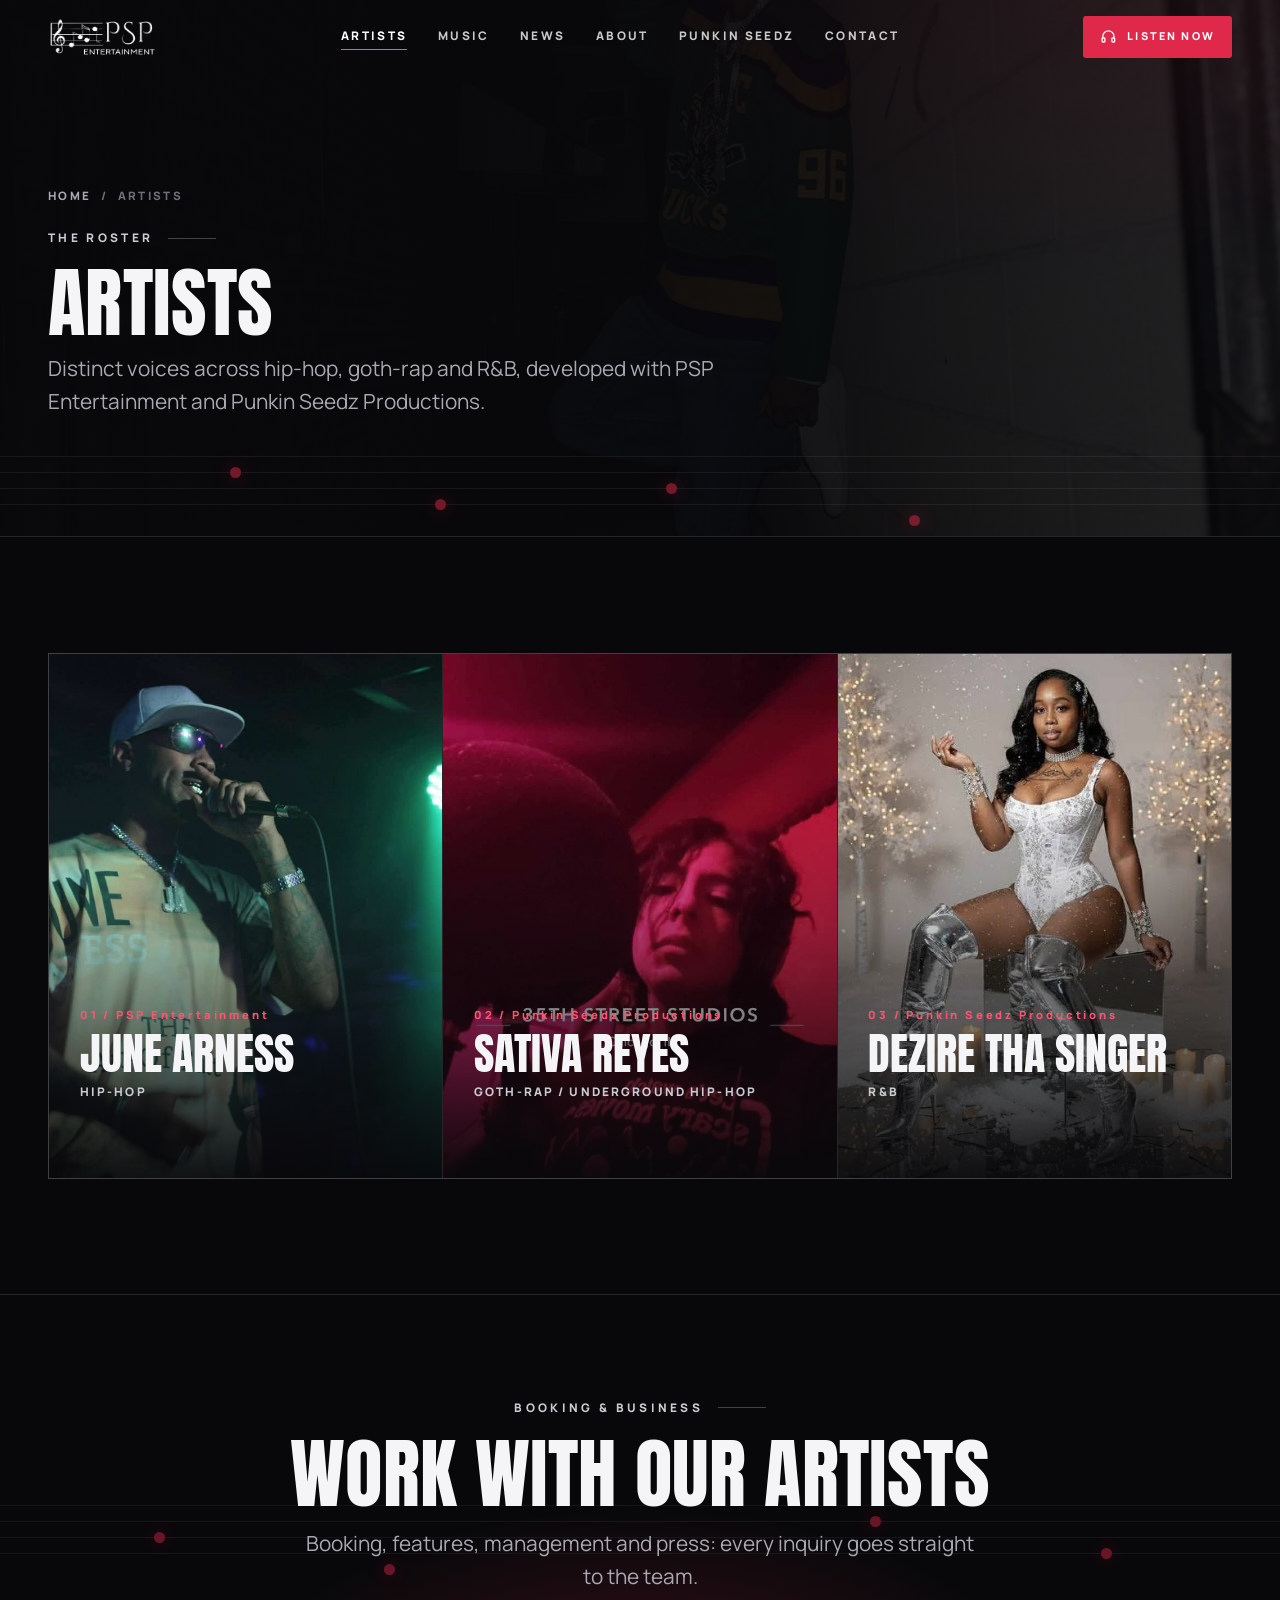
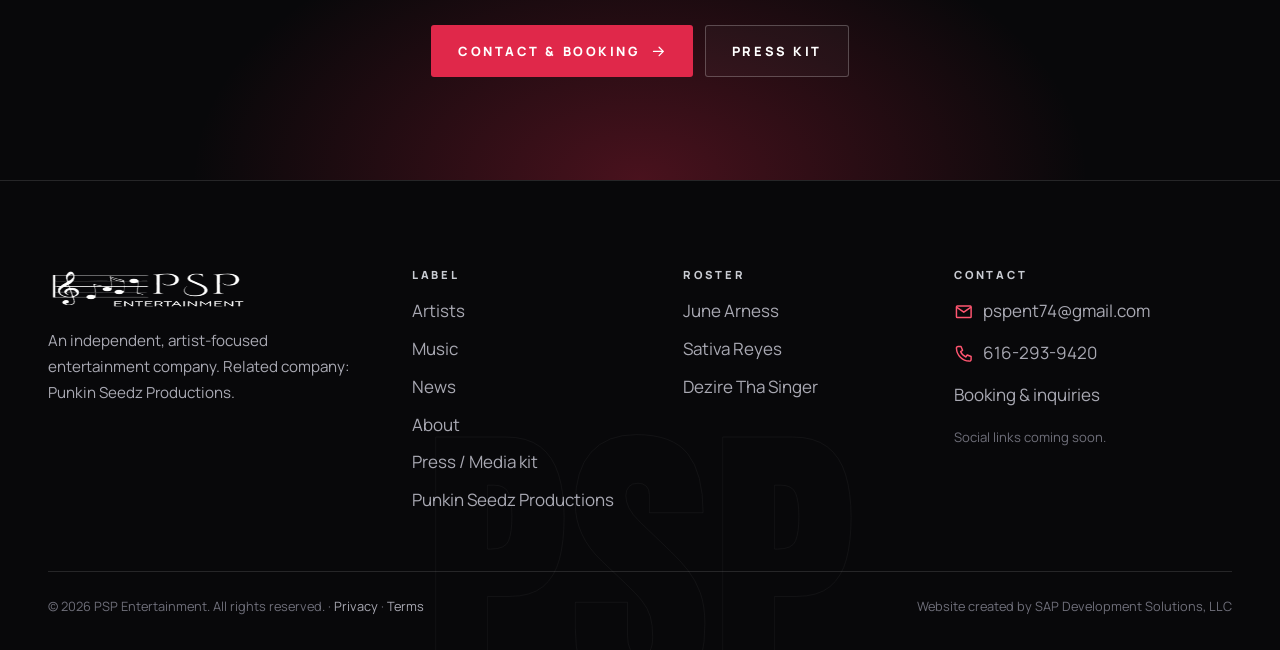
<file: artists.html>
<!DOCTYPE html>
<html lang="en">
<head>
  <meta charset="utf-8">
  <meta name="viewport" content="width=device-width, initial-scale=1">
  <title>Artists | PSP Entertainment</title>
  <meta name="description" content="The PSP Entertainment roster: June Arness (hip-hop), Sativa Reyes (goth-rap) and Dezire Tha Singer (R&amp;B).">
  <!-- DOMAIN: after launch, replace https://www.example.com/ on this page with the live
       address (canonical, og:url, og:image, twitter:image and the ld+json block). -->
  <link rel="canonical" href="https://www.example.com/artists.html">
  <meta property="og:type" content="website">
  <meta property="og:site_name" content="PSP Entertainment">
  <meta property="og:title" content="Artists | PSP Entertainment">
  <meta property="og:description" content="The PSP Entertainment roster: June Arness (hip-hop), Sativa Reyes (goth-rap) and Dezire Tha Singer (R&amp;B).">
  <meta property="og:url" content="https://www.example.com/artists.html">
  <meta property="og:image" content="https://www.example.com/og-image.jpg">
  <meta name="twitter:card" content="summary_large_image">
  <meta name="twitter:title" content="Artists | PSP Entertainment">
  <meta name="twitter:description" content="The PSP Entertainment roster: June Arness (hip-hop), Sativa Reyes (goth-rap) and Dezire Tha Singer (R&amp;B).">
  <meta name="twitter:image" content="https://www.example.com/og-image.jpg">
  <meta name="theme-color" content="#08080a">
  <link rel="icon" type="image/svg+xml" href="./favicon.svg">
  <link rel="apple-touch-icon" href="./apple-touch-icon.png">
  <link rel="preconnect" href="https://fonts.googleapis.com">
  <link rel="preconnect" href="https://fonts.gstatic.com" crossorigin>
  <link href="https://fonts.googleapis.com/css2?family=Anton&amp;family=Instrument+Serif:ital@0;1&amp;family=Manrope:wght@400;500;600;700;800&amp;display=swap" rel="stylesheet">
  <link rel="stylesheet" href="./style.css">
  <link rel="stylesheet" href="./responsive.css">
  <script>document.documentElement.classList.add("js");</script>
</head>
<body>
  <a class="skip-link" href="#main">Skip to content</a>
  <header class="site-header">
    <div class="container header-inner">
      <a class="brand" href="./index.html" aria-label="PSP Entertainment home"><img src="./logo-psp.png" alt="" width="110" height="40"><span class="brand-fallback" aria-hidden="true">PSP</span></a>
      <nav aria-label="Primary"><ul class="nav-links">
          <li><a href="./artists.html" aria-current="page">Artists</a></li>
          <li><a href="./music.html">Music</a></li>
          <li><a href="./news.html">News</a></li>
          <li><a href="./about.html">About</a></li>
          <li><a href="./punkin-seeds.html">Punkin Seedz</a></li>
          <li><a href="./contact.html">Contact</a></li>
      </ul></nav>
      <div class="header-actions">
        <a class="btn btn-primary listen-btn" href="./music.html"><svg class="icon" viewBox="0 0 24 24" aria-hidden="true" focusable="false"><path d="M4 15v-3a8 8 0 0 1 16 0v3"/><rect x="3" y="14" width="4" height="6" rx="1"/><rect x="17" y="14" width="4" height="6" rx="1"/></svg>Listen now</a>
        <button type="button" class="menu-toggle" aria-expanded="false" aria-controls="mobile-menu" aria-label="Open menu"><span class="bars" aria-hidden="true"><span></span><span></span></span></button>
      </div>
    </div>
  </header>
  <div class="mobile-menu" id="mobile-menu" aria-hidden="true">
    <nav aria-label="Mobile"><ul>
        <li><a class="m-link" href="./index.html">Home<small>01</small></a></li>
        <li><a class="m-link" href="./artists.html" aria-current="page">Artists<small>02</small></a></li>
        <li><a class="m-link" href="./music.html">Music<small>03</small></a></li>
        <li><a class="m-link" href="./news.html">News<small>04</small></a></li>
        <li><a class="m-link" href="./about.html">About<small>05</small></a></li>
        <li><a class="m-link" href="./punkin-seeds.html">Punkin Seedz<small>06</small></a></li>
        <li><a class="m-link" href="./press.html">Press<small>07</small></a></li>
        <li><a class="m-link" href="./contact.html">Contact<small>08</small></a></li>
    </ul></nav>
    <div class="m-foot">
      <a class="btn btn-primary" href="./music.html"><svg class="icon" viewBox="0 0 24 24" aria-hidden="true" focusable="false"><path d="M4 15v-3a8 8 0 0 1 16 0v3"/><rect x="3" y="14" width="4" height="6" rx="1"/><rect x="17" y="14" width="4" height="6" rx="1"/></svg>Listen now</a>
      <a href="mailto:pspent74@gmail.com">pspent74@gmail.com</a>
    </div>
  </div>

  <main id="main">
    <section class="page-hero" aria-labelledby="page-title">
      <img class="bg-photo" src="./june-alley.jpg" alt="" fetchpriority="high"><span class="shade"></span><div class="staff" aria-hidden="true"><span class="note" style="left:18%;top:11px"></span><span class="note" style="left:34%;top:43px"></span><span class="note" style="left:52%;top:27px"></span><span class="note" style="left:71%;top:59px"></span></div>
      <div class="container">
        <nav class="crumbs" aria-label="Breadcrumb"><a href="./index.html">Home</a><span aria-hidden="true">/</span><span aria-current="page">Artists</span></nav>
        <p class="eyebrow">The roster</p>
        <h1 class="h1" id="page-title">Artists</h1>
        <p class="lead">Distinct voices across hip-hop, goth-rap and R&amp;B, developed with PSP Entertainment and Punkin Seedz Productions.</p>
      </div>
    </section>

    <section class="section" aria-label="Artist roster">
      <div class="container">
        <div class="roster" data-roster></div>
      </div>
    </section>

    <section class="cta" aria-labelledby="cta-title">
      <div class="staff" aria-hidden="true"><span class="note" style="left:12%;top:27px"></span><span class="note" style="left:30%;top:59px"></span><span class="note" style="left:68%;top:11px"></span><span class="note" style="left:86%;top:43px"></span></div>
      <div class="container reveal">
        <p class="eyebrow" style="justify-content:center">Booking &amp; business</p>
        <h2 class="h2" id="cta-title">Work with our artists</h2>
        <p class="lead">Booking, features, management and press: every inquiry goes straight to the team.</p>
        <div class="btn-row"><a class="btn btn-primary" href="./contact.html?type=booking">Contact &amp; booking<svg class="icon icon-arrow" viewBox="0 0 24 24" aria-hidden="true" focusable="false"><path d="M5 12h14M13 6l6 6-6 6"/></svg></a><a class="btn btn-ghost" href="./press.html">Press kit</a></div>
      </div>
    </section>

  </main>

  <footer class="site-footer">
    <div class="container">
      <div class="footer-grid">
        <div class="footer-brand">
          <a class="brand" href="./index.html" aria-label="PSP Entertainment home"><img src="./logo-psp.png" alt="" width="200" height="73" loading="lazy"><span class="brand-fallback" aria-hidden="true">PSP</span></a>
          <p>An independent, artist-focused entertainment company. Related company: Punkin Seedz Productions.</p>
        </div>
        <div>
          <h2>Label</h2>
          <ul><li><a href="./artists.html">Artists</a></li><li><a href="./music.html">Music</a></li><li><a href="./news.html">News</a></li><li><a href="./about.html">About</a></li><li><a href="./press.html">Press / Media kit</a></li><li><a href="./punkin-seeds.html">Punkin Seedz Productions</a></li></ul>
        </div>
        <div>
          <h2>Roster</h2>
          <ul><li><a href="./artist-june-arness.html">June Arness</a></li><li><a href="./artist-sativa-reyes.html">Sativa Reyes</a></li><li><a href="./artist-dezire-tha-singer.html">Dezire Tha Singer</a></li></ul>
        </div>
        <div>
          <h2>Contact</h2>
          <ul class="footer-contact"><li data-co-email></li><li data-co-phone></li><li><a href="./contact.html">Booking &amp; inquiries</a></li></ul>
          <div class="social-row" data-co-socials data-empty="Social links coming soon." style="margin-top:1rem"></div>
        </div>
      </div>
      <div class="footer-bottom">
        <p>&copy; <span data-year>2026</span> PSP Entertainment. All rights reserved. · <a href="./privacy.html">Privacy</a> · <a href="./terms.html">Terms</a></p>
        <p data-dev-credit>Website created by SAP Development Solutions, LLC</p>
      </div>
    </div>
    <span class="footer-word" aria-hidden="true">PSP</span>
  </footer>
  <script src="./data.js"></script>
  <script src="./main.js"></script>
  <script src="./artists.js"></script>
  <script src="./music.js"></script>
</body>
</html>
</file>
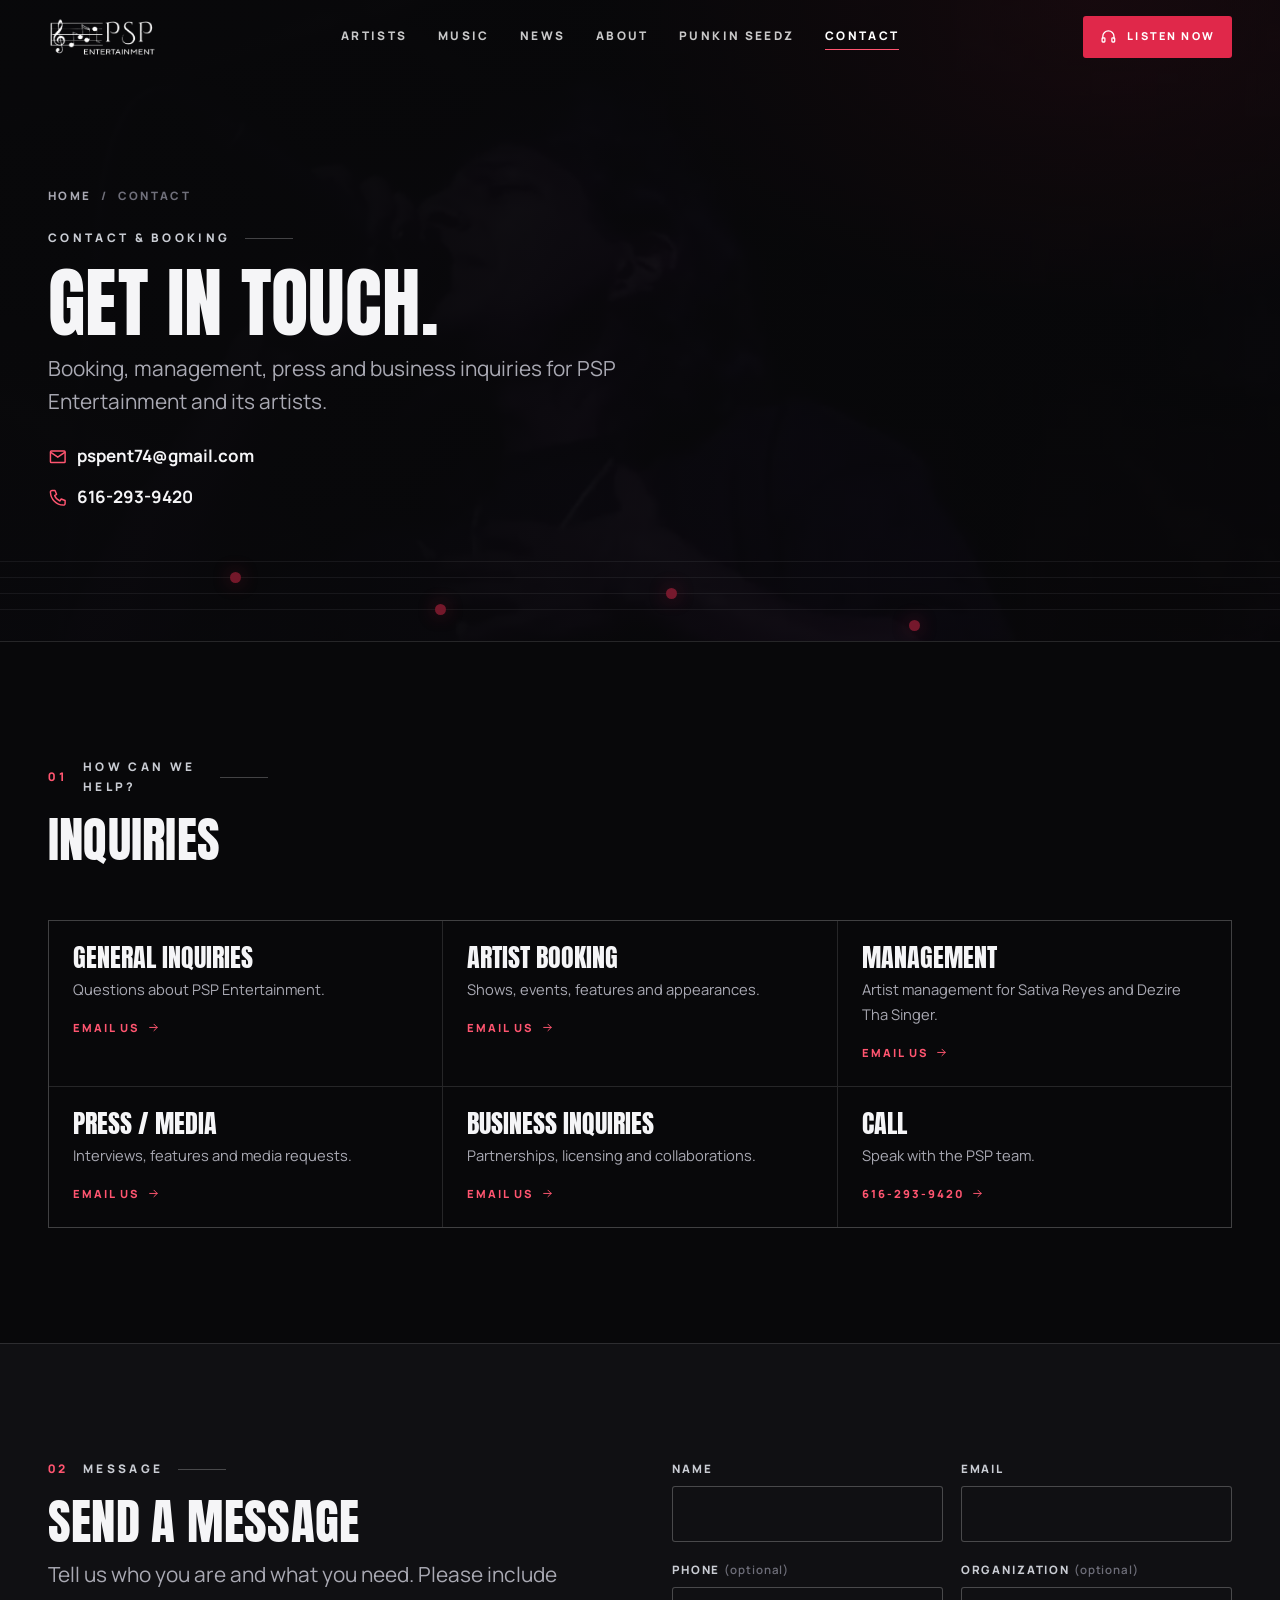
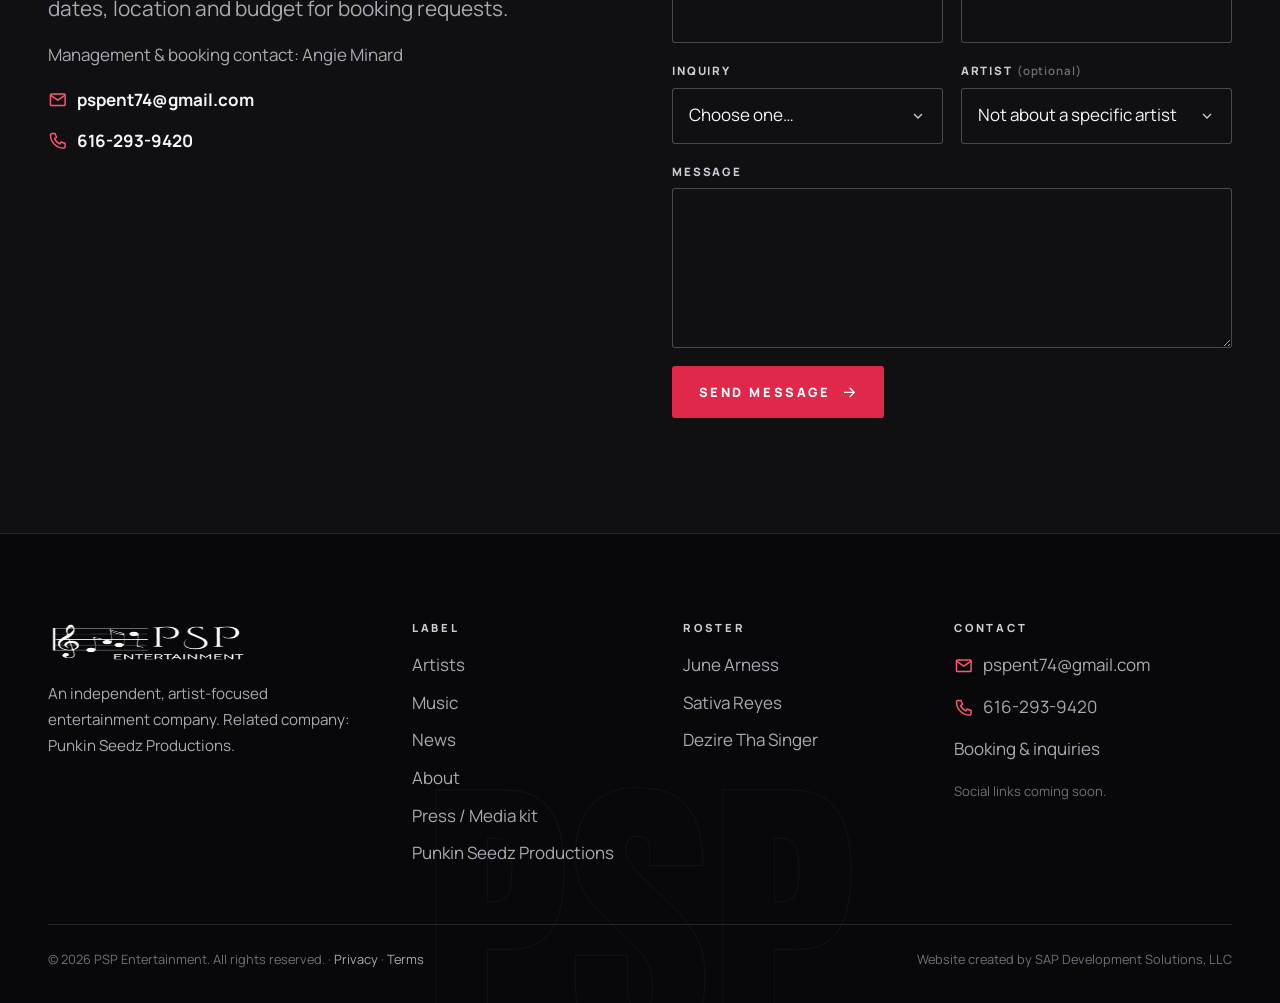
<file: contact.html>
<!DOCTYPE html>
<html lang="en">
<head>
  <meta charset="utf-8">
  <meta name="viewport" content="width=device-width, initial-scale=1">
  <title>Contact &amp; Booking | PSP Entertainment</title>
  <meta name="description" content="Contact PSP Entertainment for artist booking, management, press and business inquiries. Email pspent74@gmail.com or call 616-293-9420.">
  <!-- DOMAIN: after launch, replace https://www.example.com/ on this page with the live
       address (canonical, og:url, og:image, twitter:image and the ld+json block). -->
  <link rel="canonical" href="https://www.example.com/contact.html">
  <meta property="og:type" content="website">
  <meta property="og:site_name" content="PSP Entertainment">
  <meta property="og:title" content="Contact &amp; Booking | PSP Entertainment">
  <meta property="og:description" content="Contact PSP Entertainment for artist booking, management, press and business inquiries. Email pspent74@gmail.com or call 616-293-9420.">
  <meta property="og:url" content="https://www.example.com/contact.html">
  <meta property="og:image" content="https://www.example.com/og-image.jpg">
  <meta name="twitter:card" content="summary_large_image">
  <meta name="twitter:title" content="Contact &amp; Booking | PSP Entertainment">
  <meta name="twitter:description" content="Contact PSP Entertainment for artist booking, management, press and business inquiries. Email pspent74@gmail.com or call 616-293-9420.">
  <meta name="twitter:image" content="https://www.example.com/og-image.jpg">
  <meta name="theme-color" content="#08080a">
  <link rel="icon" type="image/svg+xml" href="./favicon.svg">
  <link rel="apple-touch-icon" href="./apple-touch-icon.png">
  <link rel="preconnect" href="https://fonts.googleapis.com">
  <link rel="preconnect" href="https://fonts.gstatic.com" crossorigin>
  <link href="https://fonts.googleapis.com/css2?family=Anton&amp;family=Instrument+Serif:ital@0;1&amp;family=Manrope:wght@400;500;600;700;800&amp;display=swap" rel="stylesheet">
  <link rel="stylesheet" href="./style.css">
  <link rel="stylesheet" href="./responsive.css">
  <script>document.documentElement.classList.add("js");</script>
</head>
<body>
  <a class="skip-link" href="#main">Skip to content</a>
  <header class="site-header">
    <div class="container header-inner">
      <a class="brand" href="./index.html" aria-label="PSP Entertainment home"><img src="./logo-psp.png" alt="" width="110" height="40"><span class="brand-fallback" aria-hidden="true">PSP</span></a>
      <nav aria-label="Primary"><ul class="nav-links">
          <li><a href="./artists.html">Artists</a></li>
          <li><a href="./music.html">Music</a></li>
          <li><a href="./news.html">News</a></li>
          <li><a href="./about.html">About</a></li>
          <li><a href="./punkin-seeds.html">Punkin Seedz</a></li>
          <li><a href="./contact.html" aria-current="page">Contact</a></li>
      </ul></nav>
      <div class="header-actions">
        <a class="btn btn-primary listen-btn" href="./music.html"><svg class="icon" viewBox="0 0 24 24" aria-hidden="true" focusable="false"><path d="M4 15v-3a8 8 0 0 1 16 0v3"/><rect x="3" y="14" width="4" height="6" rx="1"/><rect x="17" y="14" width="4" height="6" rx="1"/></svg>Listen now</a>
        <button type="button" class="menu-toggle" aria-expanded="false" aria-controls="mobile-menu" aria-label="Open menu"><span class="bars" aria-hidden="true"><span></span><span></span></span></button>
      </div>
    </div>
  </header>
  <div class="mobile-menu" id="mobile-menu" aria-hidden="true">
    <nav aria-label="Mobile"><ul>
        <li><a class="m-link" href="./index.html">Home<small>01</small></a></li>
        <li><a class="m-link" href="./artists.html">Artists<small>02</small></a></li>
        <li><a class="m-link" href="./music.html">Music<small>03</small></a></li>
        <li><a class="m-link" href="./news.html">News<small>04</small></a></li>
        <li><a class="m-link" href="./about.html">About<small>05</small></a></li>
        <li><a class="m-link" href="./punkin-seeds.html">Punkin Seedz<small>06</small></a></li>
        <li><a class="m-link" href="./press.html">Press<small>07</small></a></li>
        <li><a class="m-link" href="./contact.html" aria-current="page">Contact<small>08</small></a></li>
    </ul></nav>
    <div class="m-foot">
      <a class="btn btn-primary" href="./music.html"><svg class="icon" viewBox="0 0 24 24" aria-hidden="true" focusable="false"><path d="M4 15v-3a8 8 0 0 1 16 0v3"/><rect x="3" y="14" width="4" height="6" rx="1"/><rect x="17" y="14" width="4" height="6" rx="1"/></svg>Listen now</a>
      <a href="mailto:pspent74@gmail.com">pspent74@gmail.com</a>
    </div>
  </div>

  <main id="main">
    <section class="page-hero" aria-labelledby="page-title">
      <img class="bg-photo" src="./sativa-live-closeup.jpg" alt="" fetchpriority="high"><span class="shade"></span><div class="staff" aria-hidden="true"><span class="note" style="left:18%;top:11px"></span><span class="note" style="left:34%;top:43px"></span><span class="note" style="left:52%;top:27px"></span><span class="note" style="left:71%;top:59px"></span></div>
      <div class="container">
        <nav class="crumbs" aria-label="Breadcrumb"><a href="./index.html">Home</a><span aria-hidden="true">/</span><span aria-current="page">Contact</span></nav>
        <p class="eyebrow">Contact &amp; booking</p>
        <h1 class="h1" id="page-title">Get in touch.</h1>
        <p class="lead">Booking, management, press and business inquiries for PSP Entertainment and its artists.</p>
        <div class="contact-lines" style="margin-top:1.5rem"><span data-co-email></span><span data-co-phone></span></div>
      </div>
    </section>

    <section class="section" aria-labelledby="inq-title">
      <div class="container">
        <div class="section-head reveal"><div><p class="eyebrow"><span class="num">01</span>How can we help?</p><h2 class="h2" id="inq-title">Inquiries</h2></div></div>
        <div class="inquiry-grid"><a class="inquiry reveal" href="mailto:pspent74@gmail.com?subject=General%20inquiry"><b>General inquiries</b><span>Questions about PSP Entertainment.</span><em>Email us<svg class="icon" viewBox="0 0 24 24" aria-hidden="true" focusable="false"><path d="M5 12h14M13 6l6 6-6 6"/></svg></em></a><a class="inquiry reveal" href="mailto:pspent74@gmail.com?subject=Artist%20booking"><b>Artist booking</b><span>Shows, events, features and appearances.</span><em>Email us<svg class="icon" viewBox="0 0 24 24" aria-hidden="true" focusable="false"><path d="M5 12h14M13 6l6 6-6 6"/></svg></em></a><a class="inquiry reveal" href="mailto:pspent74@gmail.com?subject=Management"><b>Management</b><span>Artist management for Sativa Reyes and Dezire Tha Singer.</span><em>Email us<svg class="icon" viewBox="0 0 24 24" aria-hidden="true" focusable="false"><path d="M5 12h14M13 6l6 6-6 6"/></svg></em></a><a class="inquiry reveal" href="mailto:pspent74@gmail.com?subject=Press%20/%20media"><b>Press / media</b><span>Interviews, features and media requests.</span><em>Email us<svg class="icon" viewBox="0 0 24 24" aria-hidden="true" focusable="false"><path d="M5 12h14M13 6l6 6-6 6"/></svg></em></a><a class="inquiry reveal" href="mailto:pspent74@gmail.com?subject=Business%20inquiry"><b>Business inquiries</b><span>Partnerships, licensing and collaborations.</span><em>Email us<svg class="icon" viewBox="0 0 24 24" aria-hidden="true" focusable="false"><path d="M5 12h14M13 6l6 6-6 6"/></svg></em></a><a class="inquiry reveal" href="tel:6162939420"><b>Call</b><span>Speak with the PSP team.</span><em>616-293-9420<svg class="icon" viewBox="0 0 24 24" aria-hidden="true" focusable="false"><path d="M5 12h14M13 6l6 6-6 6"/></svg></em></a></div>
      </div>
    </section>
    <section class="section alt" id="form" aria-labelledby="form-title">
      <div class="container split" style="align-items:start">
        <div class="reveal">
          <p class="eyebrow"><span class="num">02</span>Message</p>
          <h2 class="h2" id="form-title">Send a message</h2>
          <p class="lead">Tell us who you are and what you need. Please include dates, location and budget for booking requests.</p>
          <p class="muted">Management &amp; booking contact: Angie Minard</p>
          <div class="contact-lines"><span data-co-email></span><span data-co-phone></span></div>
        </div>
        <!-- FORM ENDPOINT: set company.formEndpoint in data.js (e.g. https://formspree.io/f/abcdwxyz).
             Until then, the form opens the visitor's email app with the message filled in. -->
        <form class="form reveal" id="contact-form" novalidate>
          <div class="form-row">
            <div class="field"><label for="f-name">Name</label><input id="f-name" name="name" required autocomplete="name"><span class="err">Please enter your name.</span></div>
            <div class="field"><label for="f-email">Email</label><input id="f-email" name="email" type="email" required autocomplete="email"><span class="err">Please enter a valid email.</span></div>
          </div>
          <div class="form-row">
            <div class="field"><label for="f-phone">Phone <span class="opt">(optional)</span></label><input id="f-phone" name="phone" type="tel" autocomplete="tel"><span class="err">Please enter a 10-digit number, or leave it blank.</span></div>
            <div class="field"><label for="f-org">Organization <span class="opt">(optional)</span></label><input id="f-org" name="organization" autocomplete="organization"></div>
          </div>
          <div class="form-row">
            <div class="field"><label for="f-type">Inquiry</label><select id="f-type" name="type" required><option value="">Choose one…</option><option value="General inquiry">General inquiries</option><option value="Artist booking">Artist booking</option><option value="Management">Management</option><option value="Press / media">Press / media</option><option value="Business inquiry">Business inquiries</option></select><span class="err">Please choose an inquiry type.</span></div>
            <div class="field"><label for="f-artist">Artist <span class="opt">(optional)</span></label><select id="f-artist" name="artist"></select></div>
          </div>
          <div class="field"><label for="f-msg">Message</label><textarea id="f-msg" name="message" required></textarea><span class="err">Please enter a message.</span></div>
          <div class="hp" aria-hidden="true"><label for="f-hp">Leave empty</label><input id="f-hp" name="_gotcha" tabindex="-1" autocomplete="off"></div>
          <div><button type="submit" class="btn btn-primary">Send message<svg class="icon icon-arrow" viewBox="0 0 24 24" aria-hidden="true" focusable="false"><path d="M5 12h14M13 6l6 6-6 6"/></svg></button></div>
          <div class="form-status" id="form-status" role="status" aria-live="polite"></div>
        </form>
      </div>
    </section>
  </main>

  <footer class="site-footer">
    <div class="container">
      <div class="footer-grid">
        <div class="footer-brand">
          <a class="brand" href="./index.html" aria-label="PSP Entertainment home"><img src="./logo-psp.png" alt="" width="200" height="73" loading="lazy"><span class="brand-fallback" aria-hidden="true">PSP</span></a>
          <p>An independent, artist-focused entertainment company. Related company: Punkin Seedz Productions.</p>
        </div>
        <div>
          <h2>Label</h2>
          <ul><li><a href="./artists.html">Artists</a></li><li><a href="./music.html">Music</a></li><li><a href="./news.html">News</a></li><li><a href="./about.html">About</a></li><li><a href="./press.html">Press / Media kit</a></li><li><a href="./punkin-seeds.html">Punkin Seedz Productions</a></li></ul>
        </div>
        <div>
          <h2>Roster</h2>
          <ul><li><a href="./artist-june-arness.html">June Arness</a></li><li><a href="./artist-sativa-reyes.html">Sativa Reyes</a></li><li><a href="./artist-dezire-tha-singer.html">Dezire Tha Singer</a></li></ul>
        </div>
        <div>
          <h2>Contact</h2>
          <ul class="footer-contact"><li data-co-email></li><li data-co-phone></li><li><a href="./contact.html">Booking &amp; inquiries</a></li></ul>
          <div class="social-row" data-co-socials data-empty="Social links coming soon." style="margin-top:1rem"></div>
        </div>
      </div>
      <div class="footer-bottom">
        <p>&copy; <span data-year>2026</span> PSP Entertainment. All rights reserved. · <a href="./privacy.html">Privacy</a> · <a href="./terms.html">Terms</a></p>
        <p data-dev-credit>Website created by SAP Development Solutions, LLC</p>
      </div>
    </div>
    <span class="footer-word" aria-hidden="true">PSP</span>
  </footer>
  <script src="./data.js"></script>
  <script src="./main.js"></script>
  <script src="./artists.js"></script>
  <script src="./music.js"></script>
</body>
</html>
</file>
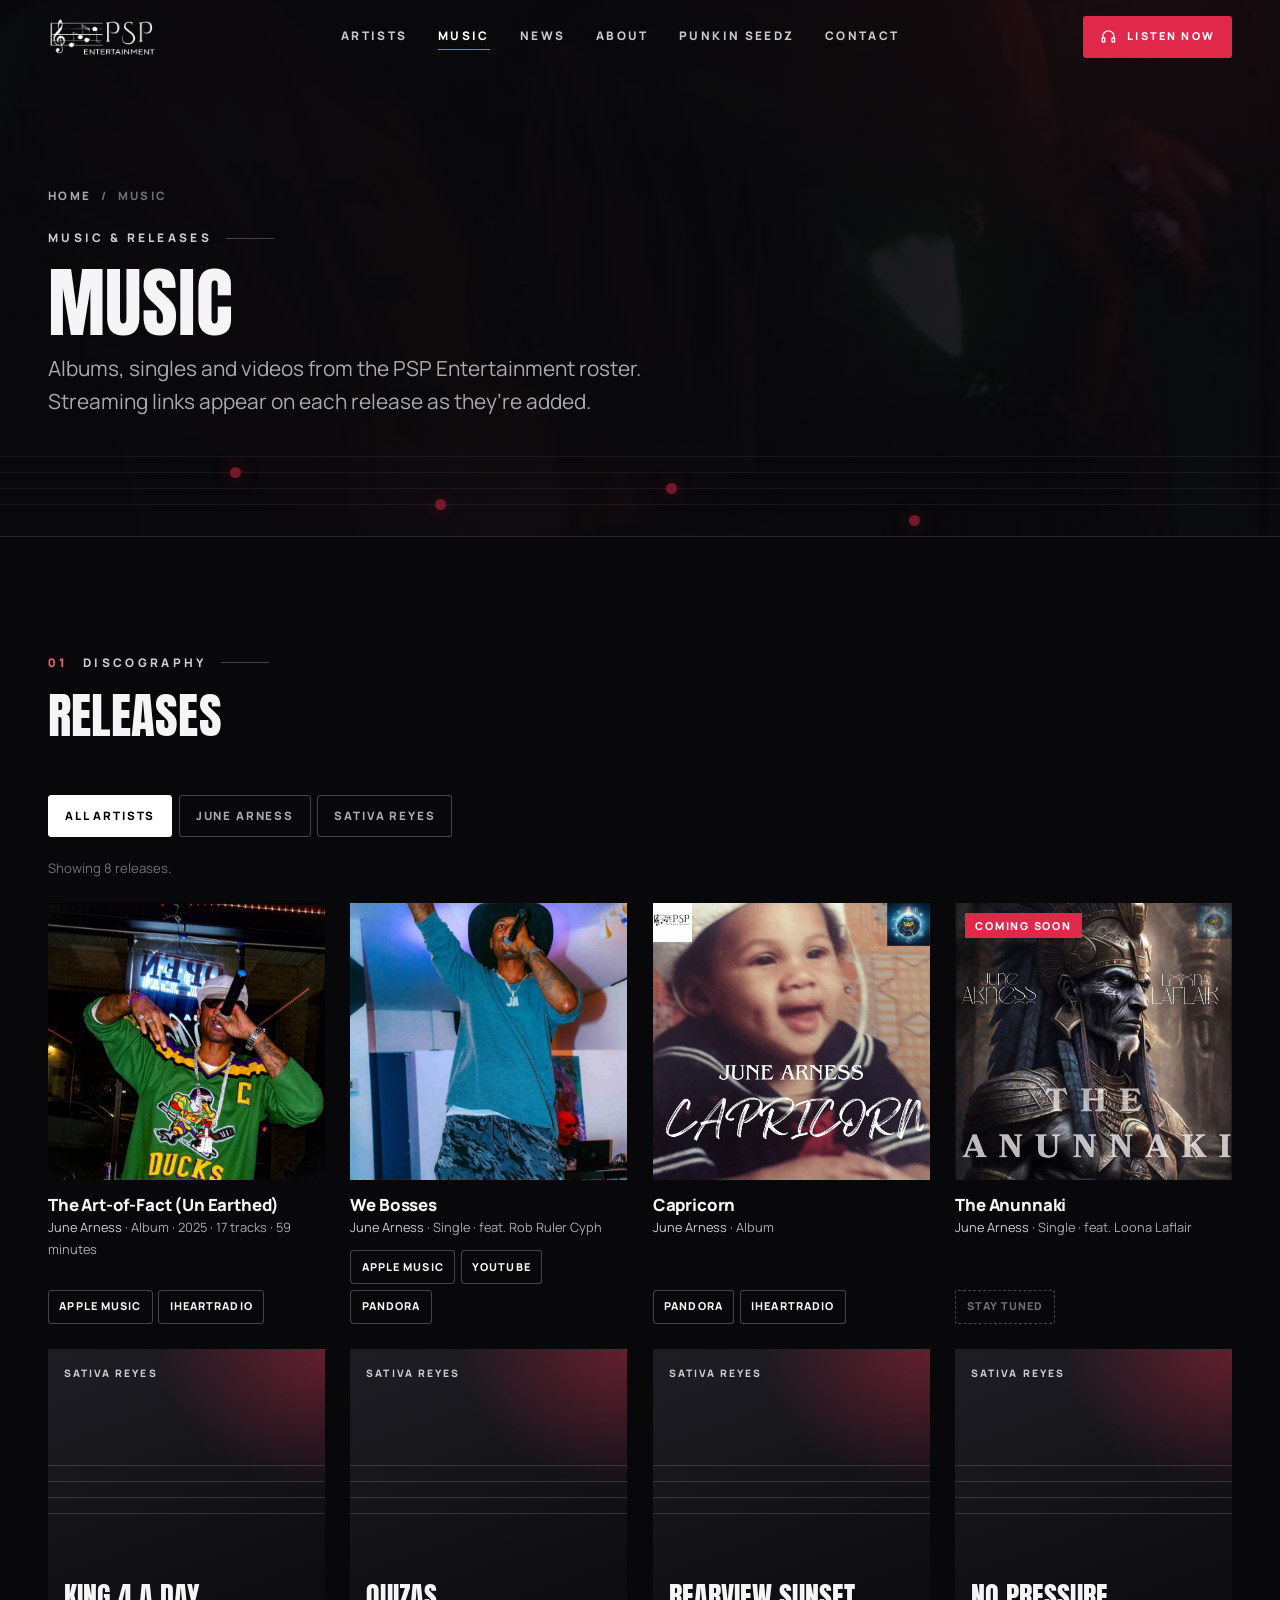
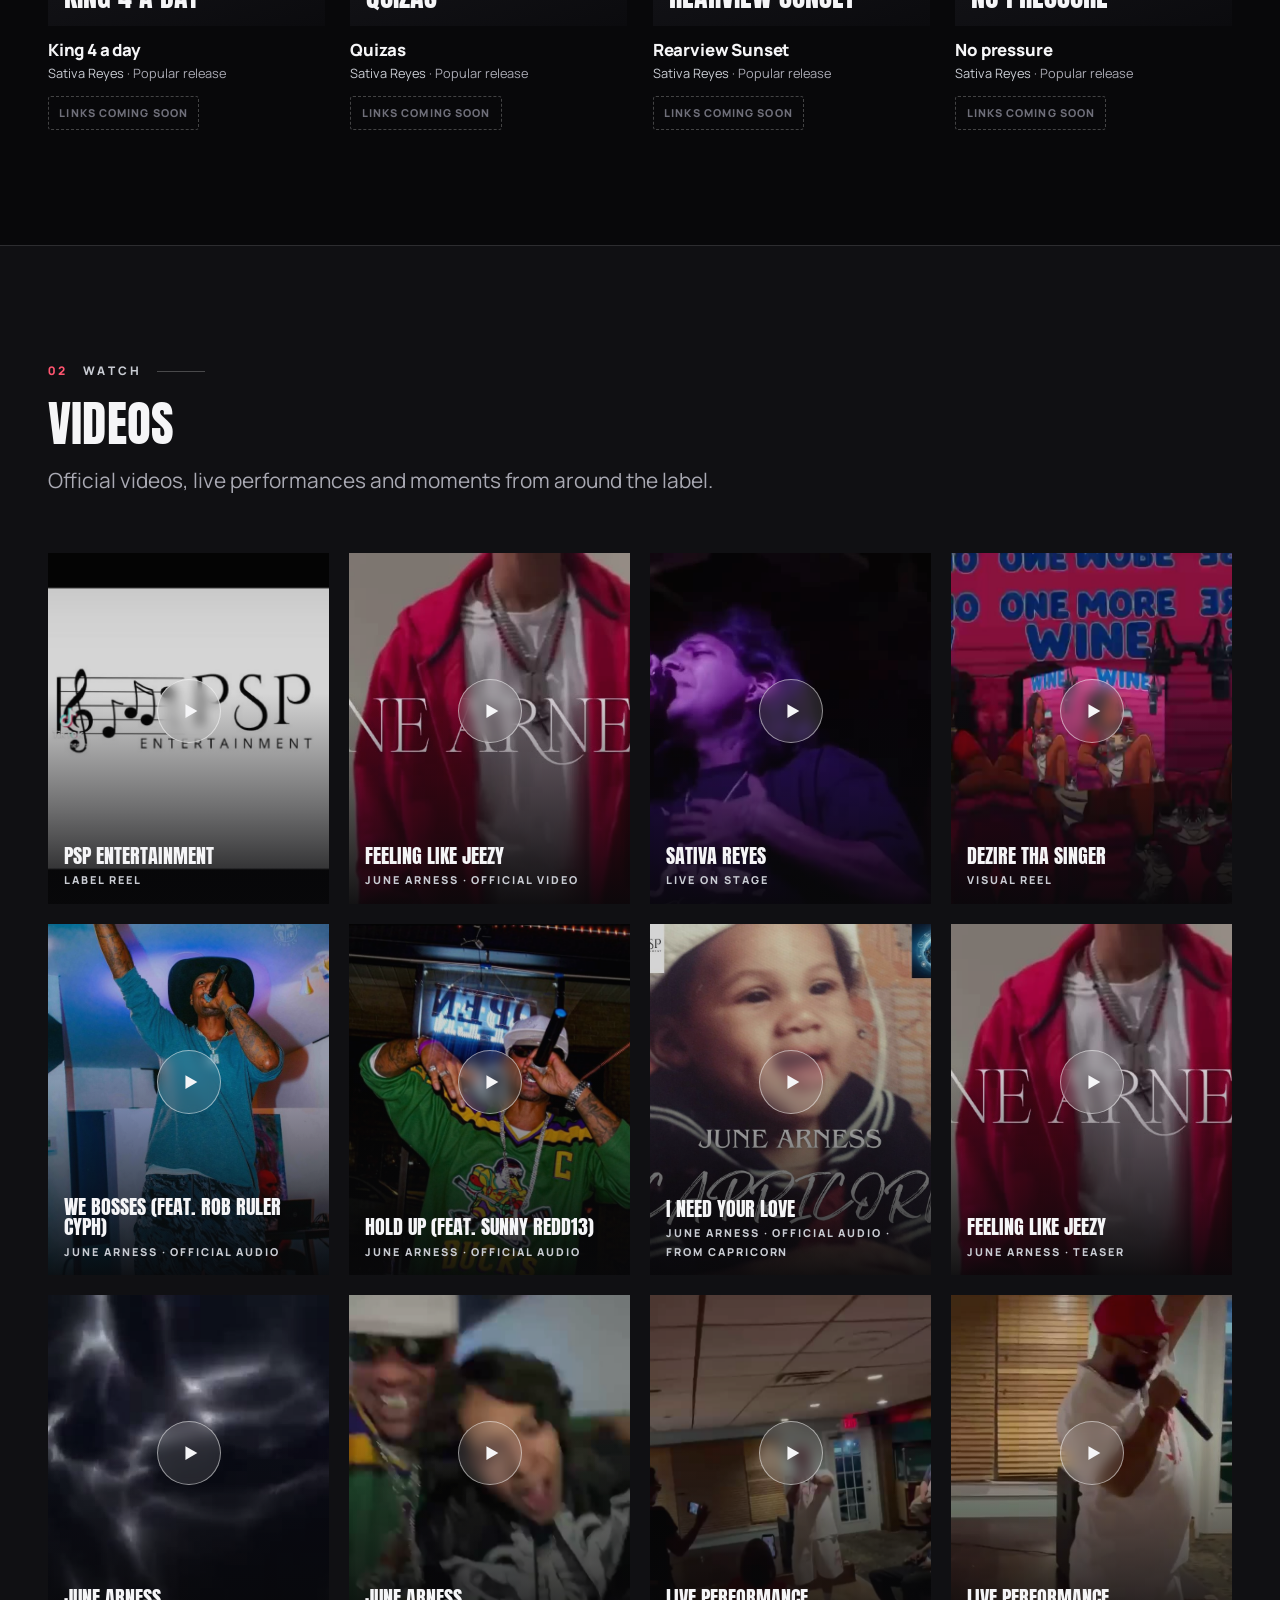
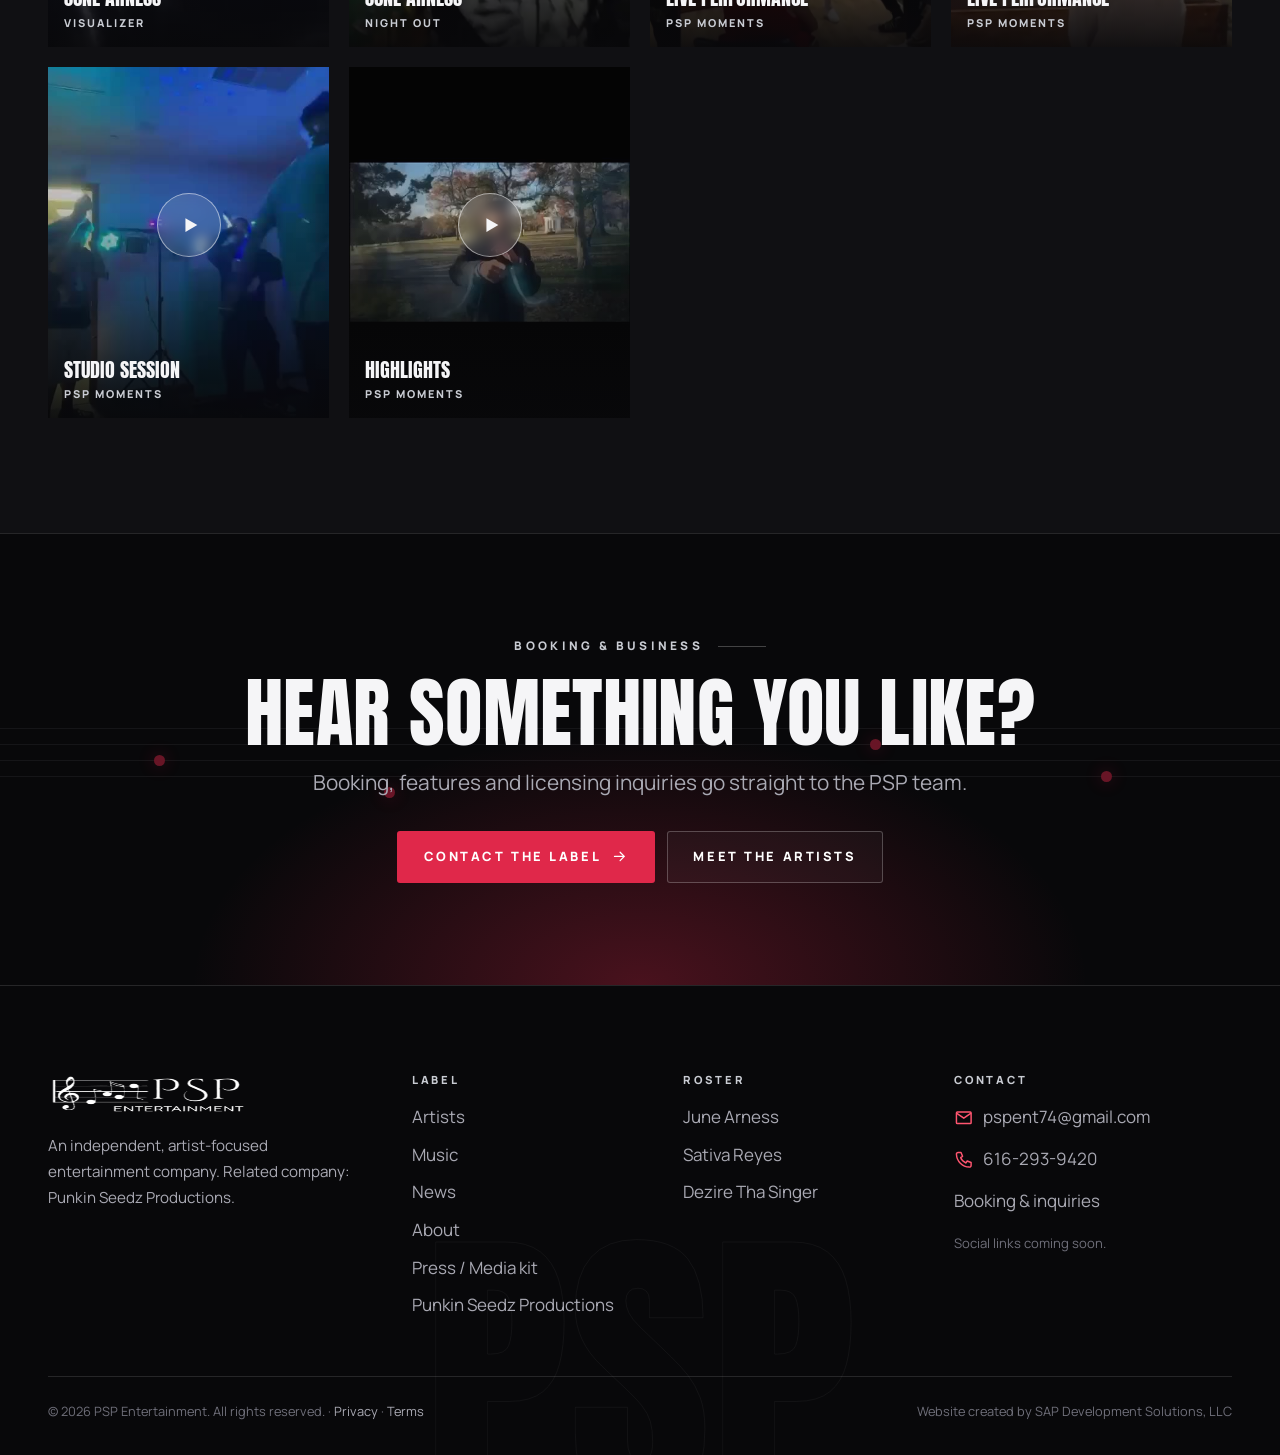
<file: music.html>
<!DOCTYPE html>
<html lang="en">
<head>
  <meta charset="utf-8">
  <meta name="viewport" content="width=device-width, initial-scale=1">
  <title>Music &amp; Releases | PSP Entertainment</title>
  <meta name="description" content="Releases and videos from PSP Entertainment artists June Arness, Sativa Reyes and Dezire Tha Singer, with links to Apple Music, iHeartRadio, Pandora and YouTube.">
  <!-- DOMAIN: after launch, replace https://www.example.com/ on this page with the live
       address (canonical, og:url, og:image, twitter:image and the ld+json block). -->
  <link rel="canonical" href="https://www.example.com/music.html">
  <meta property="og:type" content="website">
  <meta property="og:site_name" content="PSP Entertainment">
  <meta property="og:title" content="Music &amp; Releases | PSP Entertainment">
  <meta property="og:description" content="Releases and videos from PSP Entertainment artists June Arness, Sativa Reyes and Dezire Tha Singer, with links to Apple Music, iHeartRadio, Pandora and YouTube.">
  <meta property="og:url" content="https://www.example.com/music.html">
  <meta property="og:image" content="https://www.example.com/og-image.jpg">
  <meta name="twitter:card" content="summary_large_image">
  <meta name="twitter:title" content="Music &amp; Releases | PSP Entertainment">
  <meta name="twitter:description" content="Releases and videos from PSP Entertainment artists June Arness, Sativa Reyes and Dezire Tha Singer, with links to Apple Music, iHeartRadio, Pandora and YouTube.">
  <meta name="twitter:image" content="https://www.example.com/og-image.jpg">
  <meta name="theme-color" content="#08080a">
  <link rel="icon" type="image/svg+xml" href="./favicon.svg">
  <link rel="apple-touch-icon" href="./apple-touch-icon.png">
  <link rel="preconnect" href="https://fonts.googleapis.com">
  <link rel="preconnect" href="https://fonts.gstatic.com" crossorigin>
  <link href="https://fonts.googleapis.com/css2?family=Anton&amp;family=Instrument+Serif:ital@0;1&amp;family=Manrope:wght@400;500;600;700;800&amp;display=swap" rel="stylesheet">
  <link rel="stylesheet" href="./style.css">
  <link rel="stylesheet" href="./responsive.css">
  <script>document.documentElement.classList.add("js");</script>
</head>
<body>
  <a class="skip-link" href="#main">Skip to content</a>
  <header class="site-header">
    <div class="container header-inner">
      <a class="brand" href="./index.html" aria-label="PSP Entertainment home"><img src="./logo-psp.png" alt="" width="110" height="40"><span class="brand-fallback" aria-hidden="true">PSP</span></a>
      <nav aria-label="Primary"><ul class="nav-links">
          <li><a href="./artists.html">Artists</a></li>
          <li><a href="./music.html" aria-current="page">Music</a></li>
          <li><a href="./news.html">News</a></li>
          <li><a href="./about.html">About</a></li>
          <li><a href="./punkin-seeds.html">Punkin Seedz</a></li>
          <li><a href="./contact.html">Contact</a></li>
      </ul></nav>
      <div class="header-actions">
        <a class="btn btn-primary listen-btn" href="./music.html"><svg class="icon" viewBox="0 0 24 24" aria-hidden="true" focusable="false"><path d="M4 15v-3a8 8 0 0 1 16 0v3"/><rect x="3" y="14" width="4" height="6" rx="1"/><rect x="17" y="14" width="4" height="6" rx="1"/></svg>Listen now</a>
        <button type="button" class="menu-toggle" aria-expanded="false" aria-controls="mobile-menu" aria-label="Open menu"><span class="bars" aria-hidden="true"><span></span><span></span></span></button>
      </div>
    </div>
  </header>
  <div class="mobile-menu" id="mobile-menu" aria-hidden="true">
    <nav aria-label="Mobile"><ul>
        <li><a class="m-link" href="./index.html">Home<small>01</small></a></li>
        <li><a class="m-link" href="./artists.html">Artists<small>02</small></a></li>
        <li><a class="m-link" href="./music.html" aria-current="page">Music<small>03</small></a></li>
        <li><a class="m-link" href="./news.html">News<small>04</small></a></li>
        <li><a class="m-link" href="./about.html">About<small>05</small></a></li>
        <li><a class="m-link" href="./punkin-seeds.html">Punkin Seedz<small>06</small></a></li>
        <li><a class="m-link" href="./press.html">Press<small>07</small></a></li>
        <li><a class="m-link" href="./contact.html">Contact<small>08</small></a></li>
    </ul></nav>
    <div class="m-foot">
      <a class="btn btn-primary" href="./music.html"><svg class="icon" viewBox="0 0 24 24" aria-hidden="true" focusable="false"><path d="M4 15v-3a8 8 0 0 1 16 0v3"/><rect x="3" y="14" width="4" height="6" rx="1"/><rect x="17" y="14" width="4" height="6" rx="1"/></svg>Listen now</a>
      <a href="mailto:pspent74@gmail.com">pspent74@gmail.com</a>
    </div>
  </div>

  <main id="main">
    <section class="page-hero" aria-labelledby="page-title">
      <img class="bg-photo" src="./june-stage-red.jpg" alt="" fetchpriority="high"><span class="shade"></span><div class="staff" aria-hidden="true"><span class="note" style="left:18%;top:11px"></span><span class="note" style="left:34%;top:43px"></span><span class="note" style="left:52%;top:27px"></span><span class="note" style="left:71%;top:59px"></span></div>
      <div class="container">
        <nav class="crumbs" aria-label="Breadcrumb"><a href="./index.html">Home</a><span aria-hidden="true">/</span><span aria-current="page">Music</span></nav>
        <p class="eyebrow">Music &amp; releases</p>
        <h1 class="h1" id="page-title">Music</h1>
        <p class="lead">Albums, singles and videos from the PSP Entertainment roster. Streaming links appear on each release as they’re added.</p>
      </div>
    </section>

    <section class="section" aria-labelledby="rel-title">
      <div class="container">
        <div class="section-head reveal"><div><p class="eyebrow"><span class="num">01</span>Discography</p><h2 class="h2" id="rel-title">Releases</h2></div></div>
        <div class="filters" id="release-filters" role="group" aria-label="Filter releases by artist"></div>
        <p class="results" id="release-results" role="status" aria-live="polite"></p>
        <div class="release-grid" data-releases data-filter-bar="release-filters" data-results="release-results"></div>
      </div>
    </section>
    <section class="section alt" id="watch" aria-labelledby="watch-title">
      <div class="container">
        <div class="section-head reveal"><div><p class="eyebrow"><span class="num">02</span>Watch</p><h2 class="h2" id="watch-title">Videos</h2><p class="lead">Official videos, live performances and moments from around the label.</p></div></div>
        <div class="video-grid" data-videos></div>
      </div>
    </section>

    <section class="cta" aria-labelledby="cta-title">
      <div class="staff" aria-hidden="true"><span class="note" style="left:12%;top:27px"></span><span class="note" style="left:30%;top:59px"></span><span class="note" style="left:68%;top:11px"></span><span class="note" style="left:86%;top:43px"></span></div>
      <div class="container reveal">
        <p class="eyebrow" style="justify-content:center">Booking &amp; business</p>
        <h2 class="h2" id="cta-title">Hear something you like?</h2>
        <p class="lead">Booking, features and licensing inquiries go straight to the PSP team.</p>
        <div class="btn-row"><a class="btn btn-primary" href="./contact.html">Contact the label<svg class="icon icon-arrow" viewBox="0 0 24 24" aria-hidden="true" focusable="false"><path d="M5 12h14M13 6l6 6-6 6"/></svg></a><a class="btn btn-ghost" href="./artists.html">Meet the artists</a></div>
      </div>
    </section>

  </main>

  <footer class="site-footer">
    <div class="container">
      <div class="footer-grid">
        <div class="footer-brand">
          <a class="brand" href="./index.html" aria-label="PSP Entertainment home"><img src="./logo-psp.png" alt="" width="200" height="73" loading="lazy"><span class="brand-fallback" aria-hidden="true">PSP</span></a>
          <p>An independent, artist-focused entertainment company. Related company: Punkin Seedz Productions.</p>
        </div>
        <div>
          <h2>Label</h2>
          <ul><li><a href="./artists.html">Artists</a></li><li><a href="./music.html">Music</a></li><li><a href="./news.html">News</a></li><li><a href="./about.html">About</a></li><li><a href="./press.html">Press / Media kit</a></li><li><a href="./punkin-seeds.html">Punkin Seedz Productions</a></li></ul>
        </div>
        <div>
          <h2>Roster</h2>
          <ul><li><a href="./artist-june-arness.html">June Arness</a></li><li><a href="./artist-sativa-reyes.html">Sativa Reyes</a></li><li><a href="./artist-dezire-tha-singer.html">Dezire Tha Singer</a></li></ul>
        </div>
        <div>
          <h2>Contact</h2>
          <ul class="footer-contact"><li data-co-email></li><li data-co-phone></li><li><a href="./contact.html">Booking &amp; inquiries</a></li></ul>
          <div class="social-row" data-co-socials data-empty="Social links coming soon." style="margin-top:1rem"></div>
        </div>
      </div>
      <div class="footer-bottom">
        <p>&copy; <span data-year>2026</span> PSP Entertainment. All rights reserved. · <a href="./privacy.html">Privacy</a> · <a href="./terms.html">Terms</a></p>
        <p data-dev-credit>Website created by SAP Development Solutions, LLC</p>
      </div>
    </div>
    <span class="footer-word" aria-hidden="true">PSP</span>
  </footer>
  <script src="./data.js"></script>
  <script src="./main.js"></script>
  <script src="./artists.js"></script>
  <script src="./music.js"></script>
</body>
</html>
</file>
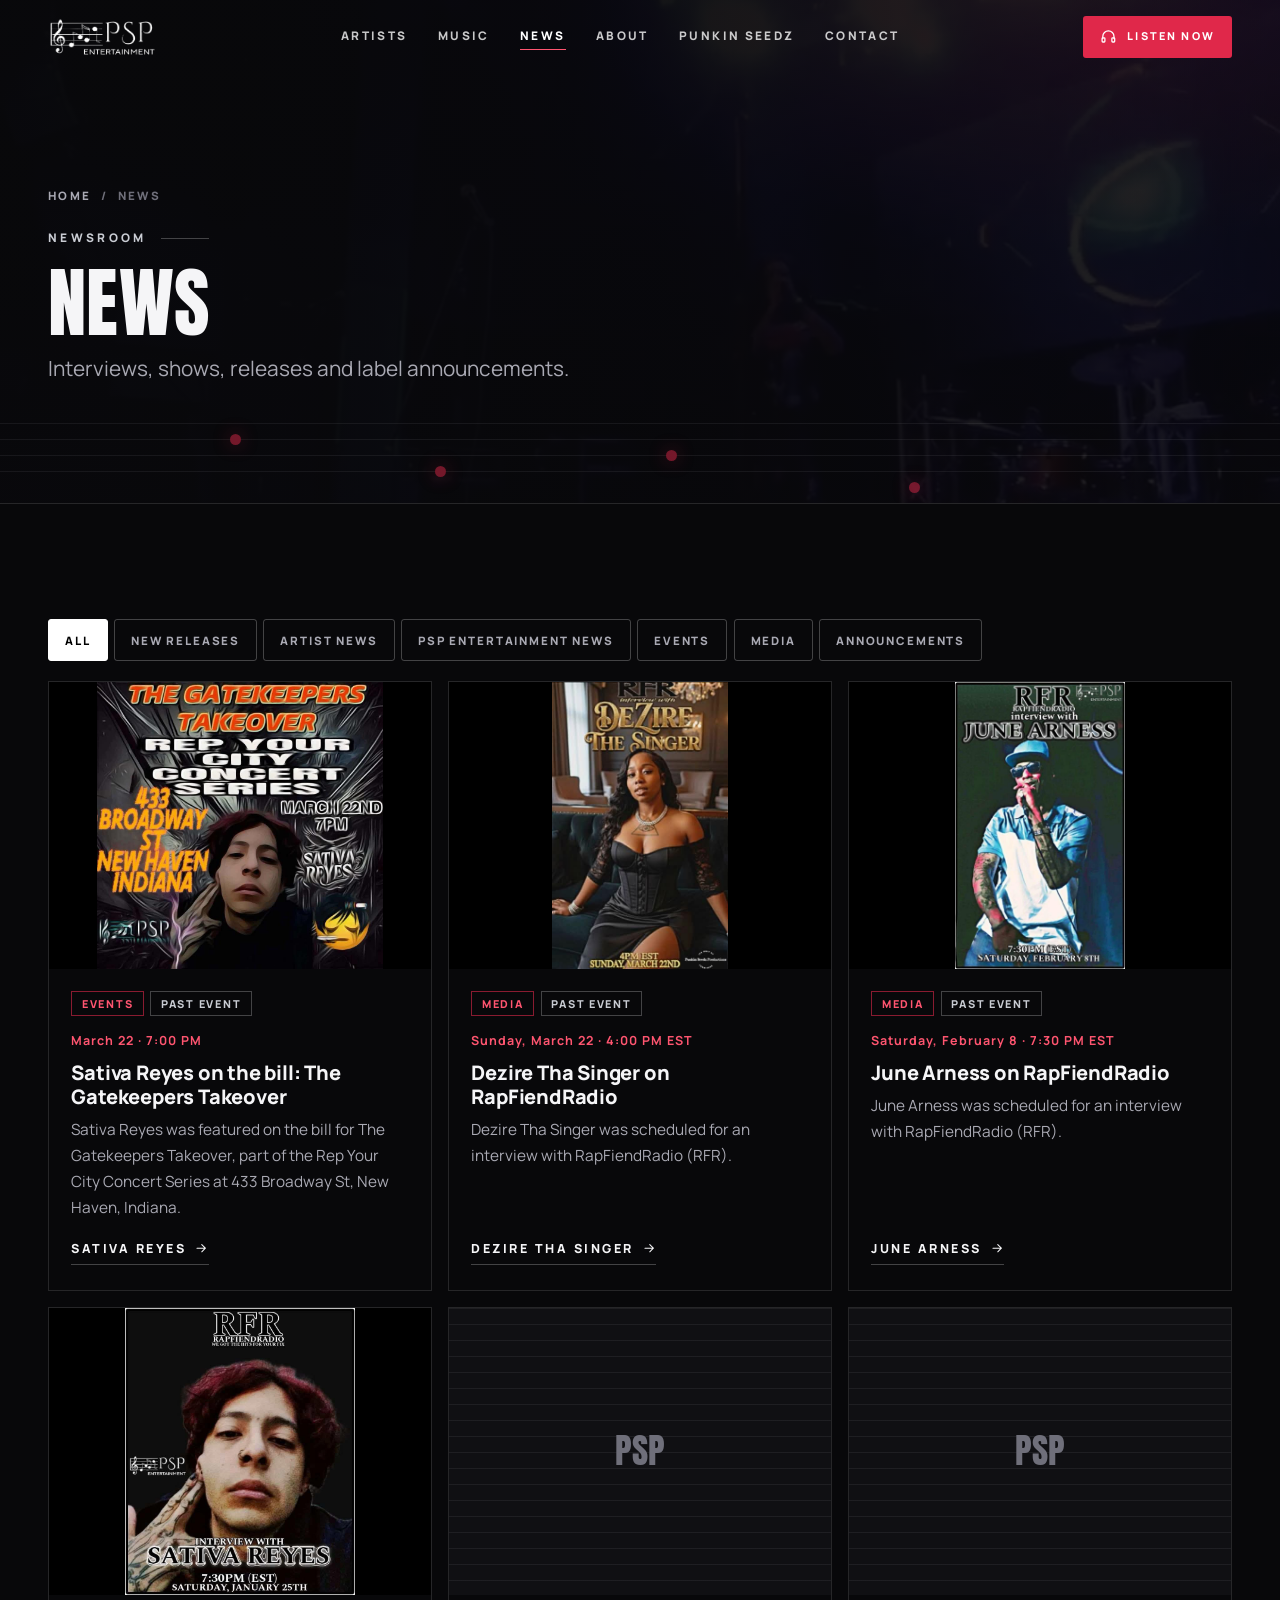
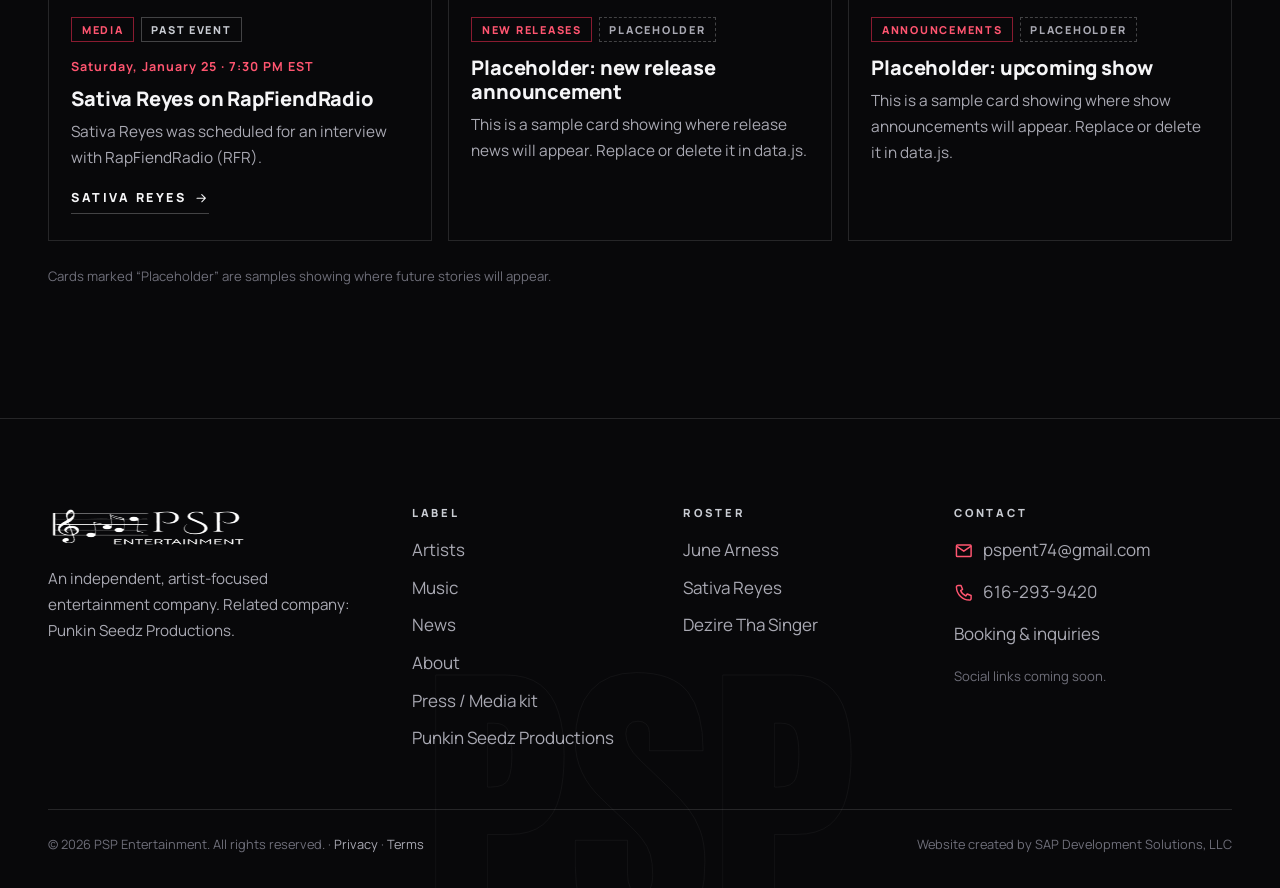
<file: news.html>
<!DOCTYPE html>
<html lang="en">
<head>
  <meta charset="utf-8">
  <meta name="viewport" content="width=device-width, initial-scale=1">
  <title>News | PSP Entertainment</title>
  <meta name="description" content="News, events, interviews and announcements from PSP Entertainment and its artists.">
  <!-- DOMAIN: after launch, replace https://www.example.com/ on this page with the live
       address (canonical, og:url, og:image, twitter:image and the ld+json block). -->
  <link rel="canonical" href="https://www.example.com/news.html">
  <meta property="og:type" content="website">
  <meta property="og:site_name" content="PSP Entertainment">
  <meta property="og:title" content="News | PSP Entertainment">
  <meta property="og:description" content="News, events, interviews and announcements from PSP Entertainment and its artists.">
  <meta property="og:url" content="https://www.example.com/news.html">
  <meta property="og:image" content="https://www.example.com/og-image.jpg">
  <meta name="twitter:card" content="summary_large_image">
  <meta name="twitter:title" content="News | PSP Entertainment">
  <meta name="twitter:description" content="News, events, interviews and announcements from PSP Entertainment and its artists.">
  <meta name="twitter:image" content="https://www.example.com/og-image.jpg">
  <meta name="theme-color" content="#08080a">
  <link rel="icon" type="image/svg+xml" href="./favicon.svg">
  <link rel="apple-touch-icon" href="./apple-touch-icon.png">
  <link rel="preconnect" href="https://fonts.googleapis.com">
  <link rel="preconnect" href="https://fonts.gstatic.com" crossorigin>
  <link href="https://fonts.googleapis.com/css2?family=Anton&amp;family=Instrument+Serif:ital@0;1&amp;family=Manrope:wght@400;500;600;700;800&amp;display=swap" rel="stylesheet">
  <link rel="stylesheet" href="./style.css">
  <link rel="stylesheet" href="./responsive.css">
  <script>document.documentElement.classList.add("js");</script>
</head>
<body>
  <a class="skip-link" href="#main">Skip to content</a>
  <header class="site-header">
    <div class="container header-inner">
      <a class="brand" href="./index.html" aria-label="PSP Entertainment home"><img src="./logo-psp.png" alt="" width="110" height="40"><span class="brand-fallback" aria-hidden="true">PSP</span></a>
      <nav aria-label="Primary"><ul class="nav-links">
          <li><a href="./artists.html">Artists</a></li>
          <li><a href="./music.html">Music</a></li>
          <li><a href="./news.html" aria-current="page">News</a></li>
          <li><a href="./about.html">About</a></li>
          <li><a href="./punkin-seeds.html">Punkin Seedz</a></li>
          <li><a href="./contact.html">Contact</a></li>
      </ul></nav>
      <div class="header-actions">
        <a class="btn btn-primary listen-btn" href="./music.html"><svg class="icon" viewBox="0 0 24 24" aria-hidden="true" focusable="false"><path d="M4 15v-3a8 8 0 0 1 16 0v3"/><rect x="3" y="14" width="4" height="6" rx="1"/><rect x="17" y="14" width="4" height="6" rx="1"/></svg>Listen now</a>
        <button type="button" class="menu-toggle" aria-expanded="false" aria-controls="mobile-menu" aria-label="Open menu"><span class="bars" aria-hidden="true"><span></span><span></span></span></button>
      </div>
    </div>
  </header>
  <div class="mobile-menu" id="mobile-menu" aria-hidden="true">
    <nav aria-label="Mobile"><ul>
        <li><a class="m-link" href="./index.html">Home<small>01</small></a></li>
        <li><a class="m-link" href="./artists.html">Artists<small>02</small></a></li>
        <li><a class="m-link" href="./music.html">Music<small>03</small></a></li>
        <li><a class="m-link" href="./news.html" aria-current="page">News<small>04</small></a></li>
        <li><a class="m-link" href="./about.html">About<small>05</small></a></li>
        <li><a class="m-link" href="./punkin-seeds.html">Punkin Seedz<small>06</small></a></li>
        <li><a class="m-link" href="./press.html">Press<small>07</small></a></li>
        <li><a class="m-link" href="./contact.html">Contact<small>08</small></a></li>
    </ul></nav>
    <div class="m-foot">
      <a class="btn btn-primary" href="./music.html"><svg class="icon" viewBox="0 0 24 24" aria-hidden="true" focusable="false"><path d="M4 15v-3a8 8 0 0 1 16 0v3"/><rect x="3" y="14" width="4" height="6" rx="1"/><rect x="17" y="14" width="4" height="6" rx="1"/></svg>Listen now</a>
      <a href="mailto:pspent74@gmail.com">pspent74@gmail.com</a>
    </div>
  </div>

  <main id="main">
    <section class="page-hero" aria-labelledby="page-title">
      <img class="bg-photo" src="./sativa-live-stage.jpg" alt="" fetchpriority="high"><span class="shade"></span><div class="staff" aria-hidden="true"><span class="note" style="left:18%;top:11px"></span><span class="note" style="left:34%;top:43px"></span><span class="note" style="left:52%;top:27px"></span><span class="note" style="left:71%;top:59px"></span></div>
      <div class="container">
        <nav class="crumbs" aria-label="Breadcrumb"><a href="./index.html">Home</a><span aria-hidden="true">/</span><span aria-current="page">News</span></nav>
        <p class="eyebrow">Newsroom</p>
        <h1 class="h1" id="page-title">News</h1>
        <p class="lead">Interviews, shows, releases and label announcements.</p>
      </div>
    </section>

    <section class="section" aria-labelledby="news-title">
      <div class="container">
        <h2 class="sr-only" id="news-title">All news</h2>
        <div class="filters" id="news-filters" role="group" aria-label="Filter news by category"></div>
        <div class="news-grid" data-news data-filter-bar="news-filters"></div>
        <p class="note" style="margin-top:1.5rem">Cards marked “Placeholder” are samples showing where future stories will appear.</p>
      </div>
    </section>
  </main>

  <footer class="site-footer">
    <div class="container">
      <div class="footer-grid">
        <div class="footer-brand">
          <a class="brand" href="./index.html" aria-label="PSP Entertainment home"><img src="./logo-psp.png" alt="" width="200" height="73" loading="lazy"><span class="brand-fallback" aria-hidden="true">PSP</span></a>
          <p>An independent, artist-focused entertainment company. Related company: Punkin Seedz Productions.</p>
        </div>
        <div>
          <h2>Label</h2>
          <ul><li><a href="./artists.html">Artists</a></li><li><a href="./music.html">Music</a></li><li><a href="./news.html">News</a></li><li><a href="./about.html">About</a></li><li><a href="./press.html">Press / Media kit</a></li><li><a href="./punkin-seeds.html">Punkin Seedz Productions</a></li></ul>
        </div>
        <div>
          <h2>Roster</h2>
          <ul><li><a href="./artist-june-arness.html">June Arness</a></li><li><a href="./artist-sativa-reyes.html">Sativa Reyes</a></li><li><a href="./artist-dezire-tha-singer.html">Dezire Tha Singer</a></li></ul>
        </div>
        <div>
          <h2>Contact</h2>
          <ul class="footer-contact"><li data-co-email></li><li data-co-phone></li><li><a href="./contact.html">Booking &amp; inquiries</a></li></ul>
          <div class="social-row" data-co-socials data-empty="Social links coming soon." style="margin-top:1rem"></div>
        </div>
      </div>
      <div class="footer-bottom">
        <p>&copy; <span data-year>2026</span> PSP Entertainment. All rights reserved. · <a href="./privacy.html">Privacy</a> · <a href="./terms.html">Terms</a></p>
        <p data-dev-credit>Website created by SAP Development Solutions, LLC</p>
      </div>
    </div>
    <span class="footer-word" aria-hidden="true">PSP</span>
  </footer>
  <script src="./data.js"></script>
  <script src="./main.js"></script>
  <script src="./artists.js"></script>
  <script src="./music.js"></script>
</body>
</html>
</file>
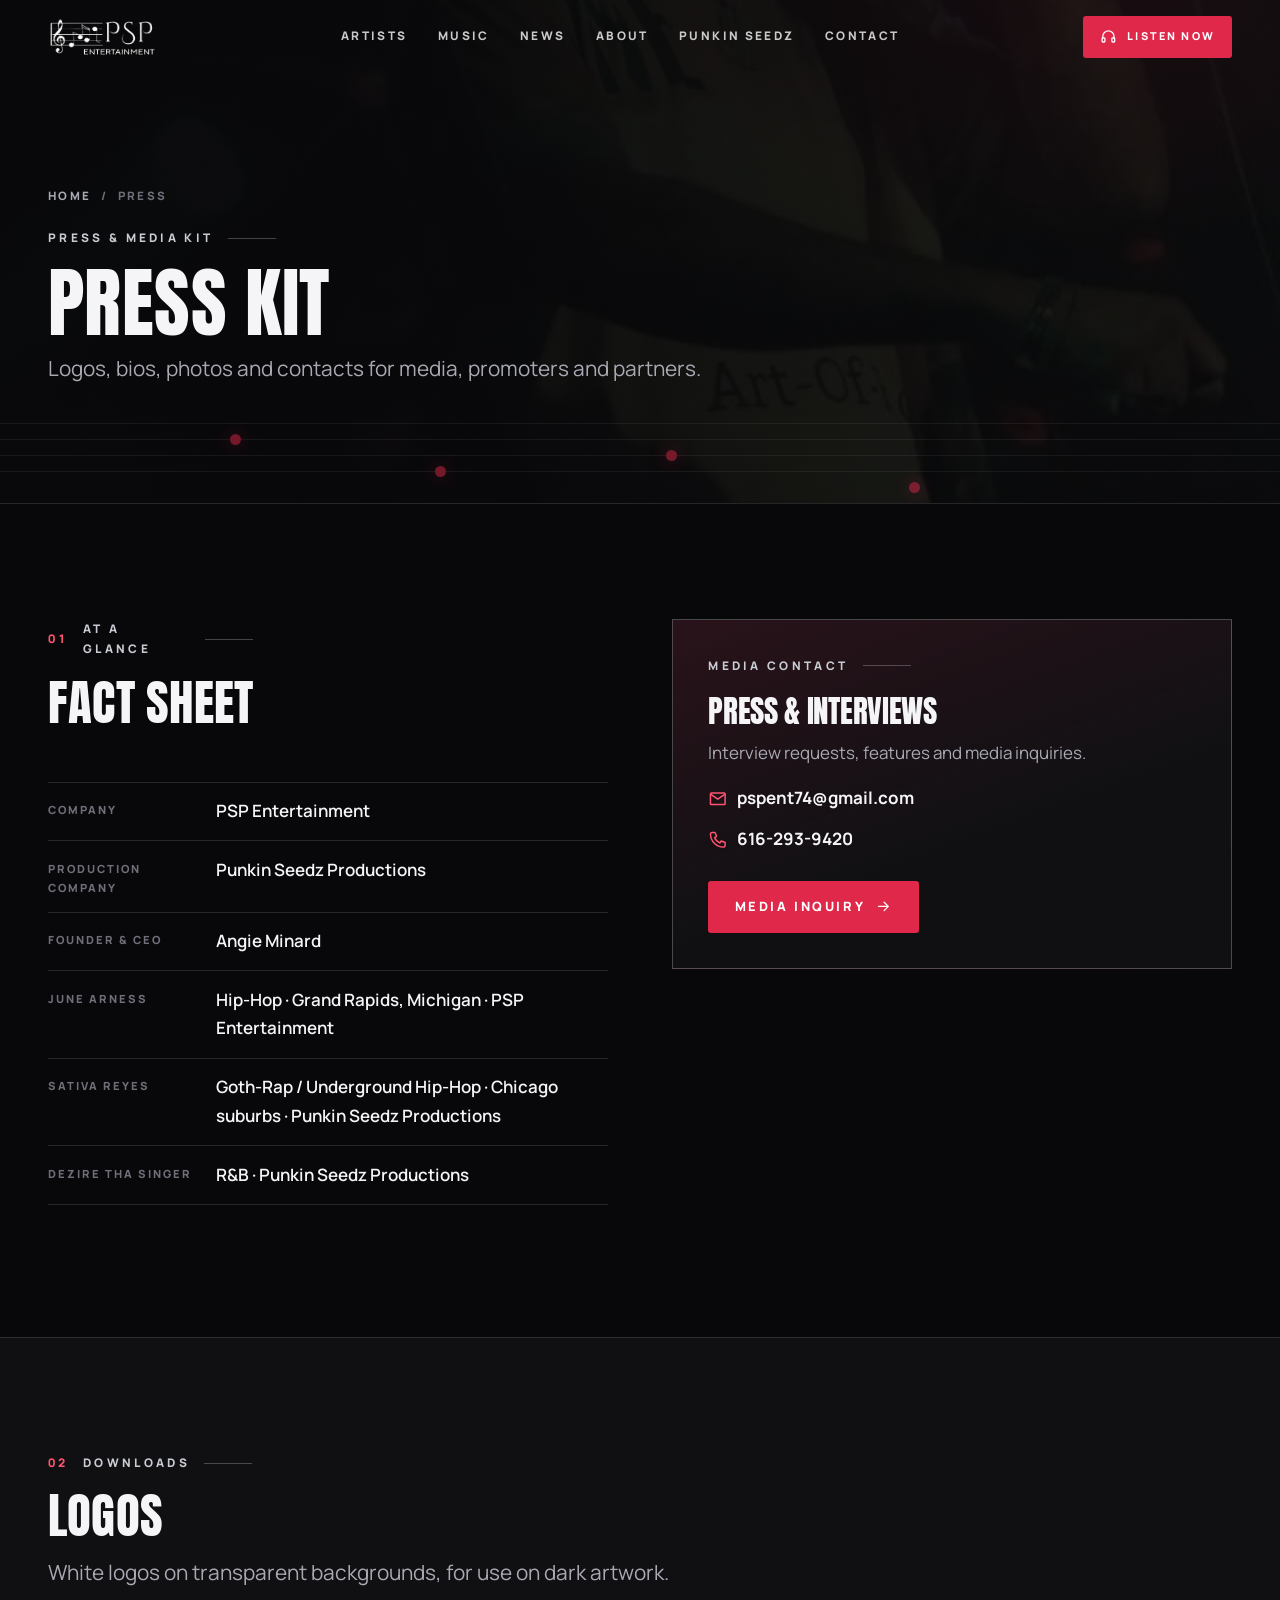
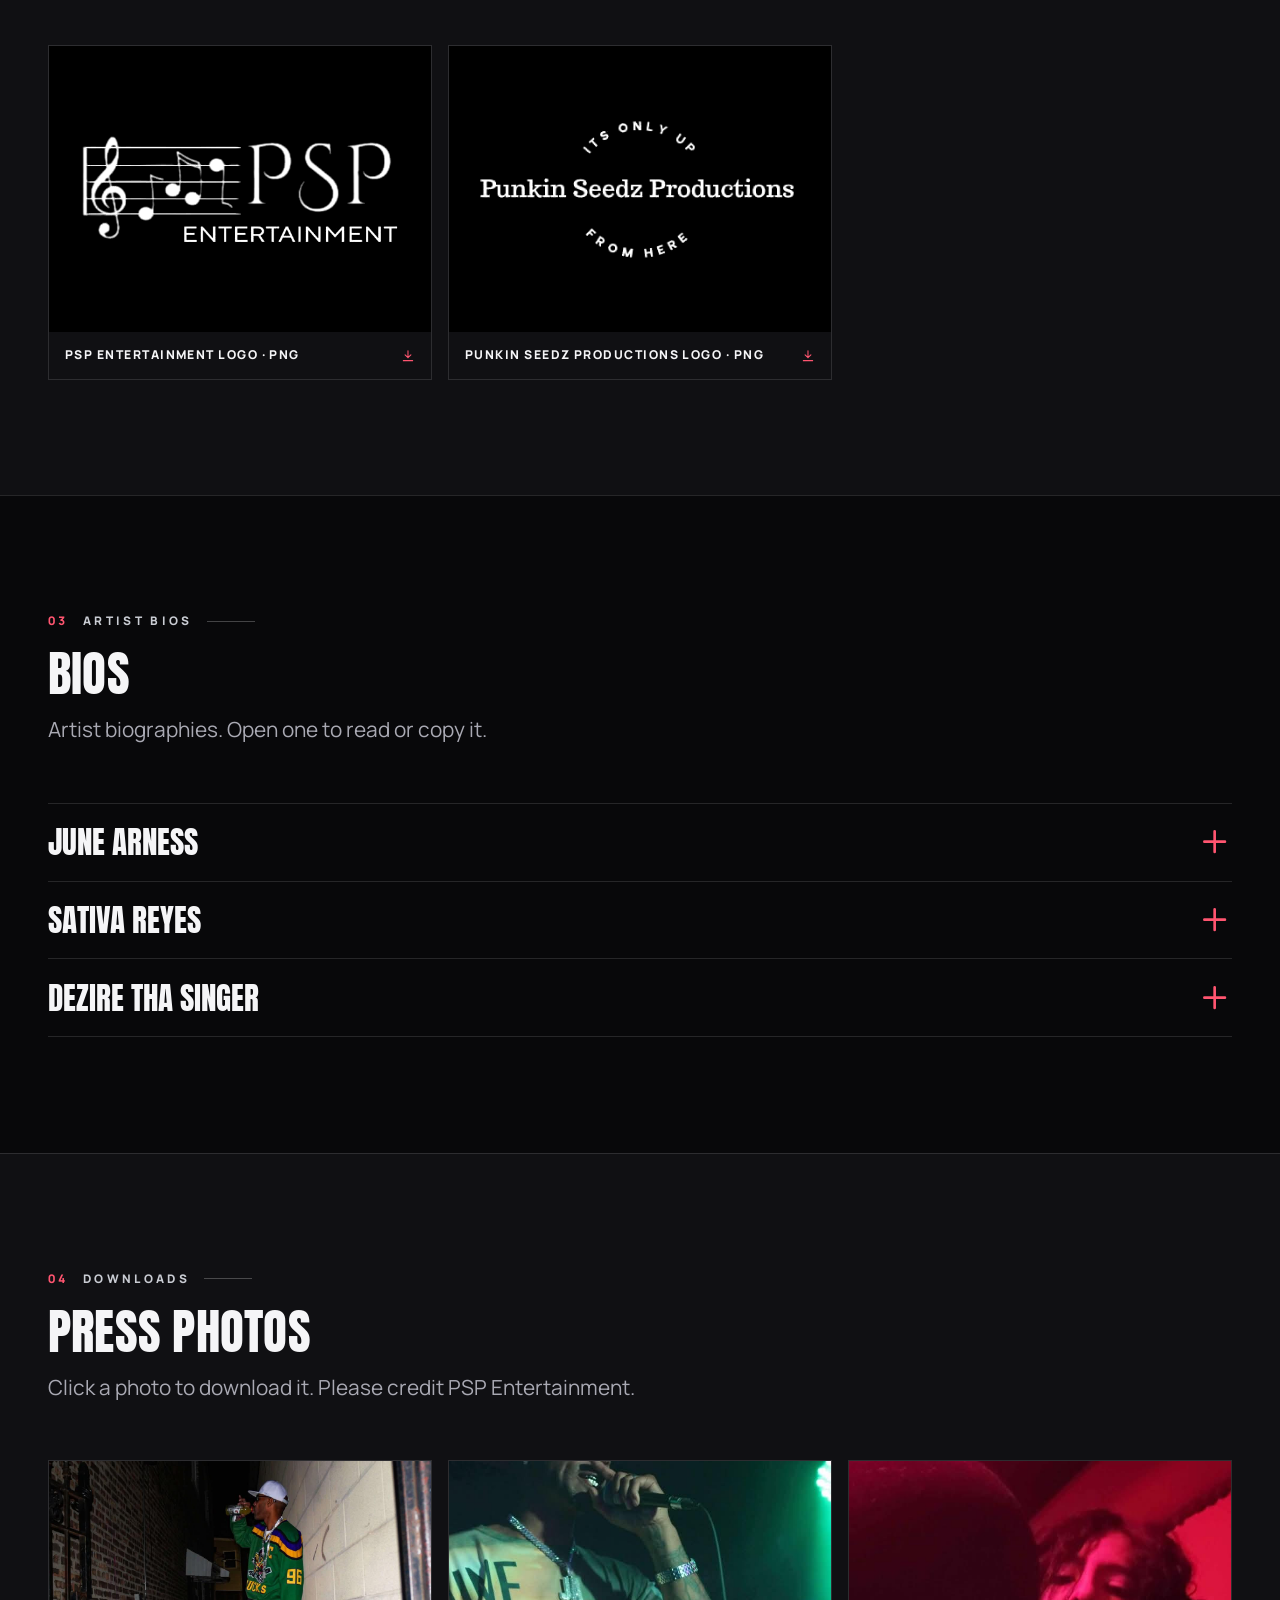
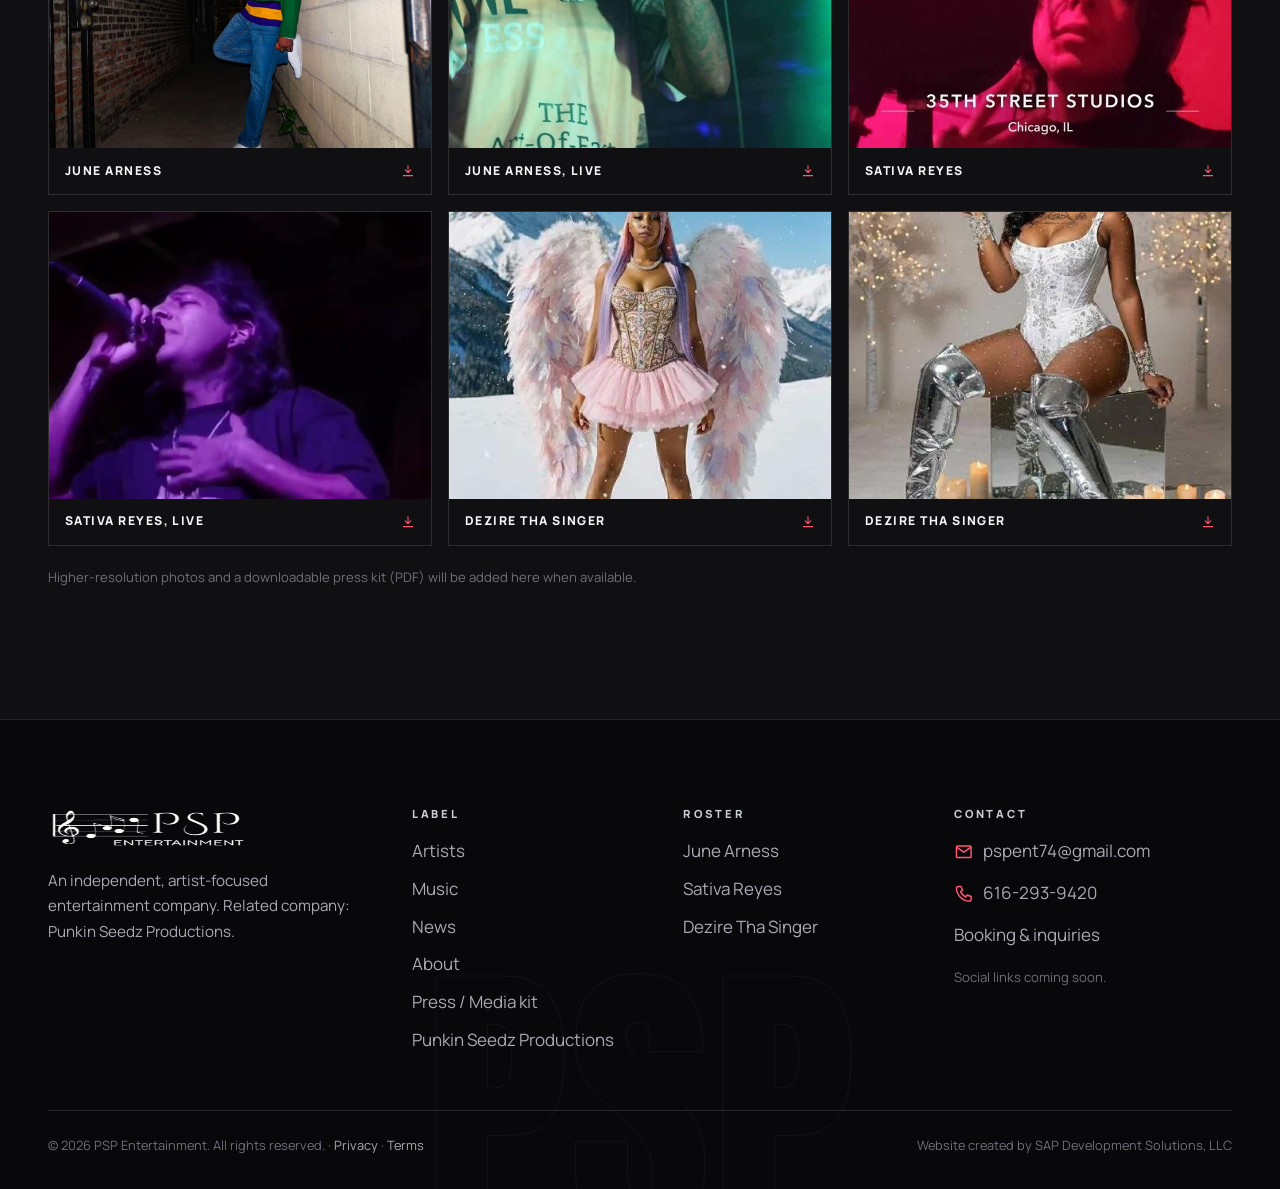
<file: press.html>
<!DOCTYPE html>
<html lang="en">
<head>
  <meta charset="utf-8">
  <meta name="viewport" content="width=device-width, initial-scale=1">
  <title>Press &amp; Media Kit | PSP Entertainment</title>
  <meta name="description" content="PSP Entertainment press and media kit: logos, artist bios, press photos and media contact.">
  <!-- DOMAIN: after launch, replace https://www.example.com/ on this page with the live
       address (canonical, og:url, og:image, twitter:image and the ld+json block). -->
  <link rel="canonical" href="https://www.example.com/press.html">
  <meta property="og:type" content="website">
  <meta property="og:site_name" content="PSP Entertainment">
  <meta property="og:title" content="Press &amp; Media Kit | PSP Entertainment">
  <meta property="og:description" content="PSP Entertainment press and media kit: logos, artist bios, press photos and media contact.">
  <meta property="og:url" content="https://www.example.com/press.html">
  <meta property="og:image" content="https://www.example.com/og-image.jpg">
  <meta name="twitter:card" content="summary_large_image">
  <meta name="twitter:title" content="Press &amp; Media Kit | PSP Entertainment">
  <meta name="twitter:description" content="PSP Entertainment press and media kit: logos, artist bios, press photos and media contact.">
  <meta name="twitter:image" content="https://www.example.com/og-image.jpg">
  <meta name="theme-color" content="#08080a">
  <link rel="icon" type="image/svg+xml" href="./favicon.svg">
  <link rel="apple-touch-icon" href="./apple-touch-icon.png">
  <link rel="preconnect" href="https://fonts.googleapis.com">
  <link rel="preconnect" href="https://fonts.gstatic.com" crossorigin>
  <link href="https://fonts.googleapis.com/css2?family=Anton&amp;family=Instrument+Serif:ital@0;1&amp;family=Manrope:wght@400;500;600;700;800&amp;display=swap" rel="stylesheet">
  <link rel="stylesheet" href="./style.css">
  <link rel="stylesheet" href="./responsive.css">
  <script>document.documentElement.classList.add("js");</script>
</head>
<body>
  <a class="skip-link" href="#main">Skip to content</a>
  <header class="site-header">
    <div class="container header-inner">
      <a class="brand" href="./index.html" aria-label="PSP Entertainment home"><img src="./logo-psp.png" alt="" width="110" height="40"><span class="brand-fallback" aria-hidden="true">PSP</span></a>
      <nav aria-label="Primary"><ul class="nav-links">
          <li><a href="./artists.html">Artists</a></li>
          <li><a href="./music.html">Music</a></li>
          <li><a href="./news.html">News</a></li>
          <li><a href="./about.html">About</a></li>
          <li><a href="./punkin-seeds.html">Punkin Seedz</a></li>
          <li><a href="./contact.html">Contact</a></li>
      </ul></nav>
      <div class="header-actions">
        <a class="btn btn-primary listen-btn" href="./music.html"><svg class="icon" viewBox="0 0 24 24" aria-hidden="true" focusable="false"><path d="M4 15v-3a8 8 0 0 1 16 0v3"/><rect x="3" y="14" width="4" height="6" rx="1"/><rect x="17" y="14" width="4" height="6" rx="1"/></svg>Listen now</a>
        <button type="button" class="menu-toggle" aria-expanded="false" aria-controls="mobile-menu" aria-label="Open menu"><span class="bars" aria-hidden="true"><span></span><span></span></span></button>
      </div>
    </div>
  </header>
  <div class="mobile-menu" id="mobile-menu" aria-hidden="true">
    <nav aria-label="Mobile"><ul>
        <li><a class="m-link" href="./index.html">Home<small>01</small></a></li>
        <li><a class="m-link" href="./artists.html">Artists<small>02</small></a></li>
        <li><a class="m-link" href="./music.html">Music<small>03</small></a></li>
        <li><a class="m-link" href="./news.html">News<small>04</small></a></li>
        <li><a class="m-link" href="./about.html">About<small>05</small></a></li>
        <li><a class="m-link" href="./punkin-seeds.html">Punkin Seedz<small>06</small></a></li>
        <li><a class="m-link" href="./press.html">Press<small>07</small></a></li>
        <li><a class="m-link" href="./contact.html">Contact<small>08</small></a></li>
    </ul></nav>
    <div class="m-foot">
      <a class="btn btn-primary" href="./music.html"><svg class="icon" viewBox="0 0 24 24" aria-hidden="true" focusable="false"><path d="M4 15v-3a8 8 0 0 1 16 0v3"/><rect x="3" y="14" width="4" height="6" rx="1"/><rect x="17" y="14" width="4" height="6" rx="1"/></svg>Listen now</a>
      <a href="mailto:pspent74@gmail.com">pspent74@gmail.com</a>
    </div>
  </div>

  <main id="main">
    <section class="page-hero" aria-labelledby="page-title">
      <img class="bg-photo" src="./june-stage-green.jpg" alt="" fetchpriority="high"><span class="shade"></span><div class="staff" aria-hidden="true"><span class="note" style="left:18%;top:11px"></span><span class="note" style="left:34%;top:43px"></span><span class="note" style="left:52%;top:27px"></span><span class="note" style="left:71%;top:59px"></span></div>
      <div class="container">
        <nav class="crumbs" aria-label="Breadcrumb"><a href="./index.html">Home</a><span aria-hidden="true">/</span><span aria-current="page">Press</span></nav>
        <p class="eyebrow">Press &amp; media kit</p>
        <h1 class="h1" id="page-title">Press kit</h1>
        <p class="lead">Logos, bios, photos and contacts for media, promoters and partners.</p>
      </div>
    </section>

    <section class="section" aria-labelledby="facts-title">
      <div class="container split" style="align-items:start">
        <div class="reveal">
          <div class="section-head reveal"><div><p class="eyebrow"><span class="num">01</span>At a glance</p><h2 class="h2" id="facts-title">Fact sheet</h2></div></div>
          <dl class="facts">
            <div><dt>Company</dt><dd>PSP Entertainment</dd></div>
            <div><dt>Production company</dt><dd>Punkin Seedz Productions</dd></div>
            <div><dt>Founder &amp; CEO</dt><dd>Angie Minard</dd></div>
            <div><dt>June Arness</dt><dd>Hip-Hop · Grand Rapids, Michigan · PSP Entertainment</dd></div><div><dt>Sativa Reyes</dt><dd>Goth-Rap / Underground Hip-Hop · Chicago suburbs · Punkin Seedz Productions</dd></div><div><dt>Dezire Tha Singer</dt><dd>R&amp;B · Punkin Seedz Productions</dd></div>
          </dl>
        </div>
        <div class="booking-box reveal">
          <p class="eyebrow">Media contact</p>
          <h3>Press &amp; interviews</h3>
          <p class="muted">Interview requests, features and media inquiries.</p>
          <div class="contact-lines"><span data-co-email></span><span data-co-phone></span></div>
          <a class="btn btn-primary" href="./contact.html?type=press">Media inquiry<svg class="icon icon-arrow" viewBox="0 0 24 24" aria-hidden="true" focusable="false"><path d="M5 12h14M13 6l6 6-6 6"/></svg></a>
        </div>
      </div>
    </section>
    <section class="section alt" aria-labelledby="logos-title">
      <div class="container">
        <div class="section-head reveal"><div><p class="eyebrow"><span class="num">02</span>Downloads</p><h2 class="h2" id="logos-title">Logos</h2><p class="lead">White logos on transparent backgrounds, for use on dark artwork.</p></div></div>
        <div class="dl-grid"><a class="dl" href="./logo-psp.png" download><span class="dl-img logo"><img src="./logo-psp.png" alt="PSP Entertainment logo, white on transparent" loading="lazy"></span><span class="dl-meta">PSP Entertainment logo · PNG<svg class="icon" viewBox="0 0 24 24" aria-hidden="true" focusable="false"><path d="M12 3v12M7 10l5 5 5-5M4 20h16"/></svg></span></a>
          <a class="dl" href="./logo-punkin-seedz.png" download><span class="dl-img logo"><img src="./logo-punkin-seedz.png" alt="Punkin Seedz Productions logo, white on transparent" loading="lazy"></span><span class="dl-meta">Punkin Seedz Productions logo · PNG<svg class="icon" viewBox="0 0 24 24" aria-hidden="true" focusable="false"><path d="M12 3v12M7 10l5 5 5-5M4 20h16"/></svg></span></a></div>
      </div>
    </section>
    <section class="section" aria-labelledby="bios-title">
      <div class="container">
        <div class="section-head reveal"><div><p class="eyebrow"><span class="num">03</span>Artist bios</p><h2 class="h2" id="bios-title">Bios</h2><p class="lead">Artist biographies. Open one to read or copy it.</p></div></div>
        <div class="press-bio"><details><summary>June Arness<svg class="icon" viewBox="0 0 24 24" aria-hidden="true" focusable="false"><path d="M12 5v14M5 12h14"/></svg></summary><div class="pb-body"><div id="bio-june-arness"><p><strong>June Arness</strong> · Hip-Hop · Grand Rapids, Michigan</p><p>June Arness is a Major Independent Recording Artist based in Grand Rapids, Michigan, and signed to PSP Entertainment. With three full-length projects and a catalogue available on every major streaming platform, including Apple Music, Pandora, iHeartRadio and YouTube Music, June has carved out a distinct lane in hip-hop that blends raw authenticity with cinematic energy.</p><p>His latest album, The Art-of-Fact (Un Earthed) (2025), is a 17-track, 59-minute statement of purpose: part autobiography, part manifesto.</p><p>He has published music with major recording artists such as Rob Ruler Cyph of Cop Hevy Ent., cementing his credibility in the industry and proving he moves in elite circles.</p></div><p style="margin-top:1rem"><button type="button" class="copy-btn" data-copy="bio-june-arness"><svg class="icon" viewBox="0 0 24 24" aria-hidden="true" focusable="false"><rect x="8" y="8" width="12" height="12" rx="1"/><path d="M16 8V5a1 1 0 0 0-1-1H5a1 1 0 0 0-1 1v10a1 1 0 0 0 1 1h3"/></svg><span>Copy bio</span></button> <a class="link" href="./artist-june-arness.html" style="margin-left:1rem">Artist page<svg class="icon" viewBox="0 0 24 24" aria-hidden="true" focusable="false"><path d="M5 12h14M13 6l6 6-6 6"/></svg></a></p></div></details><details><summary>Sativa Reyes<svg class="icon" viewBox="0 0 24 24" aria-hidden="true" focusable="false"><path d="M12 5v14M5 12h14"/></svg></summary><div class="pb-body"><div id="bio-sativa-reyes"><p><strong>Sativa Reyes</strong> · Goth-Rap / Underground Hip-Hop · Chicago suburbs</p><p>Sativa Reyes is an emerging goth-rap artist from the Chicago suburbs, blending raw emotion, atmospheric melodies and gritty hip-hop into a fresh, new, distinctive sound.</p><p>Originally performing under the alias Sa6t6an6aS starting in 2019, the artist rebranded as Sativa Reyes in 2023 and relaunched into the music scene.</p><p>Sativa Reyes is currently signed to Punkin Seedz Productions and managed by Angie Minard.</p></div><p style="margin-top:1rem"><button type="button" class="copy-btn" data-copy="bio-sativa-reyes"><svg class="icon" viewBox="0 0 24 24" aria-hidden="true" focusable="false"><rect x="8" y="8" width="12" height="12" rx="1"/><path d="M16 8V5a1 1 0 0 0-1-1H5a1 1 0 0 0-1 1v10a1 1 0 0 0 1 1h3"/></svg><span>Copy bio</span></button> <a class="link" href="./artist-sativa-reyes.html" style="margin-left:1rem">Artist page<svg class="icon" viewBox="0 0 24 24" aria-hidden="true" focusable="false"><path d="M5 12h14M13 6l6 6-6 6"/></svg></a></p></div></details><details><summary>Dezire Tha Singer<svg class="icon" viewBox="0 0 24 24" aria-hidden="true" focusable="false"><path d="M12 5v14M5 12h14"/></svg></summary><div class="pb-body"><div id="bio-dezire-tha-singer"><p><strong>Dezire Tha Singer</strong> · R&amp;B</p><p>Dezire, also known as Dezire Tha Singer, is an emerging R&amp;B artist, singer, songwriter and music creator bringing a unique blend of emotion, femininity, confidence and real-life storytelling to her music.</p><p>With a passion for creating music that connects with listeners on a personal level, Dezire uses her voice and creativity to turn experiences, emotions and relationships into songs that people can feel.</p><p>Beyond performing, Dezire is passionate about the creative side of music, including songwriting, engineering and producing. Her vision extends beyond simply being an artist: she is building a lasting brand and creative legacy centered on authenticity, originality and artistic expression.</p><p>Known for her distinctive sound and feminine aesthetic, Dezire continues to develop her artistry while expanding her presence across music and digital platforms. Her growing catalog shows different sides of her artistry, from vulnerable and romantic records to confident, sensual and unapologetic anthems.</p><p>Dezire is currently signed to Punkin Seedz Productions, where she continues to develop her career and release new music. With more music and creative projects on the way, she is focused on establishing herself as an artist whose voice, story and vision leave a lasting impression.</p></div><p style="margin-top:1rem"><button type="button" class="copy-btn" data-copy="bio-dezire-tha-singer"><svg class="icon" viewBox="0 0 24 24" aria-hidden="true" focusable="false"><rect x="8" y="8" width="12" height="12" rx="1"/><path d="M16 8V5a1 1 0 0 0-1-1H5a1 1 0 0 0-1 1v10a1 1 0 0 0 1 1h3"/></svg><span>Copy bio</span></button> <a class="link" href="./artist-dezire-tha-singer.html" style="margin-left:1rem">Artist page<svg class="icon" viewBox="0 0 24 24" aria-hidden="true" focusable="false"><path d="M5 12h14M13 6l6 6-6 6"/></svg></a></p></div></details></div>
      </div>
    </section>
    <section class="section alt" aria-labelledby="photos-title">
      <div class="container">
        <div class="section-head reveal"><div><p class="eyebrow"><span class="num">04</span>Downloads</p><h2 class="h2" id="photos-title">Press photos</h2><p class="lead">Click a photo to download it. Please credit PSP Entertainment.</p></div></div>
        <div class="dl-grid"><a class="dl" href="./june-alley.jpg" download><span class="dl-img"><img src="./june-alley.jpg" alt="Press photo: June Arness" loading="lazy"></span><span class="dl-meta">June Arness<svg class="icon" viewBox="0 0 24 24" aria-hidden="true" focusable="false"><path d="M12 3v12M7 10l5 5 5-5M4 20h16"/></svg></span></a><a class="dl" href="./june-stage-mic.jpg" download><span class="dl-img"><img src="./june-stage-mic.jpg" alt="Press photo: June Arness, live" loading="lazy"></span><span class="dl-meta">June Arness, live<svg class="icon" viewBox="0 0 24 24" aria-hidden="true" focusable="false"><path d="M12 3v12M7 10l5 5 5-5M4 20h16"/></svg></span></a><a class="dl" href="./sativa-studio.jpg" download><span class="dl-img"><img src="./sativa-studio.jpg" alt="Press photo: Sativa Reyes" loading="lazy"></span><span class="dl-meta">Sativa Reyes<svg class="icon" viewBox="0 0 24 24" aria-hidden="true" focusable="false"><path d="M12 3v12M7 10l5 5 5-5M4 20h16"/></svg></span></a><a class="dl" href="./sativa-live-closeup.jpg" download><span class="dl-img"><img src="./sativa-live-closeup.jpg" alt="Press photo: Sativa Reyes, live" loading="lazy"></span><span class="dl-meta">Sativa Reyes, live<svg class="icon" viewBox="0 0 24 24" aria-hidden="true" focusable="false"><path d="M12 3v12M7 10l5 5 5-5M4 20h16"/></svg></span></a><a class="dl" href="./dezire-angel.jpg" download><span class="dl-img"><img src="./dezire-angel.jpg" alt="Press photo: Dezire Tha Singer" loading="lazy"></span><span class="dl-meta">Dezire Tha Singer<svg class="icon" viewBox="0 0 24 24" aria-hidden="true" focusable="false"><path d="M12 3v12M7 10l5 5 5-5M4 20h16"/></svg></span></a><a class="dl" href="./dezire-white.jpg" download><span class="dl-img"><img src="./dezire-white.jpg" alt="Press photo: Dezire Tha Singer" loading="lazy"></span><span class="dl-meta">Dezire Tha Singer<svg class="icon" viewBox="0 0 24 24" aria-hidden="true" focusable="false"><path d="M12 3v12M7 10l5 5 5-5M4 20h16"/></svg></span></a></div>
        <p class="note" style="margin-top:1.25rem">Higher-resolution photos and a downloadable press kit (PDF) will be added here when available.</p>
      </div>
    </section>
  </main>

  <footer class="site-footer">
    <div class="container">
      <div class="footer-grid">
        <div class="footer-brand">
          <a class="brand" href="./index.html" aria-label="PSP Entertainment home"><img src="./logo-psp.png" alt="" width="200" height="73" loading="lazy"><span class="brand-fallback" aria-hidden="true">PSP</span></a>
          <p>An independent, artist-focused entertainment company. Related company: Punkin Seedz Productions.</p>
        </div>
        <div>
          <h2>Label</h2>
          <ul><li><a href="./artists.html">Artists</a></li><li><a href="./music.html">Music</a></li><li><a href="./news.html">News</a></li><li><a href="./about.html">About</a></li><li><a href="./press.html">Press / Media kit</a></li><li><a href="./punkin-seeds.html">Punkin Seedz Productions</a></li></ul>
        </div>
        <div>
          <h2>Roster</h2>
          <ul><li><a href="./artist-june-arness.html">June Arness</a></li><li><a href="./artist-sativa-reyes.html">Sativa Reyes</a></li><li><a href="./artist-dezire-tha-singer.html">Dezire Tha Singer</a></li></ul>
        </div>
        <div>
          <h2>Contact</h2>
          <ul class="footer-contact"><li data-co-email></li><li data-co-phone></li><li><a href="./contact.html">Booking &amp; inquiries</a></li></ul>
          <div class="social-row" data-co-socials data-empty="Social links coming soon." style="margin-top:1rem"></div>
        </div>
      </div>
      <div class="footer-bottom">
        <p>&copy; <span data-year>2026</span> PSP Entertainment. All rights reserved. · <a href="./privacy.html">Privacy</a> · <a href="./terms.html">Terms</a></p>
        <p data-dev-credit>Website created by SAP Development Solutions, LLC</p>
      </div>
    </div>
    <span class="footer-word" aria-hidden="true">PSP</span>
  </footer>
  <script src="./data.js"></script>
  <script src="./main.js"></script>
  <script src="./artists.js"></script>
  <script src="./music.js"></script>
</body>
</html>
</file>
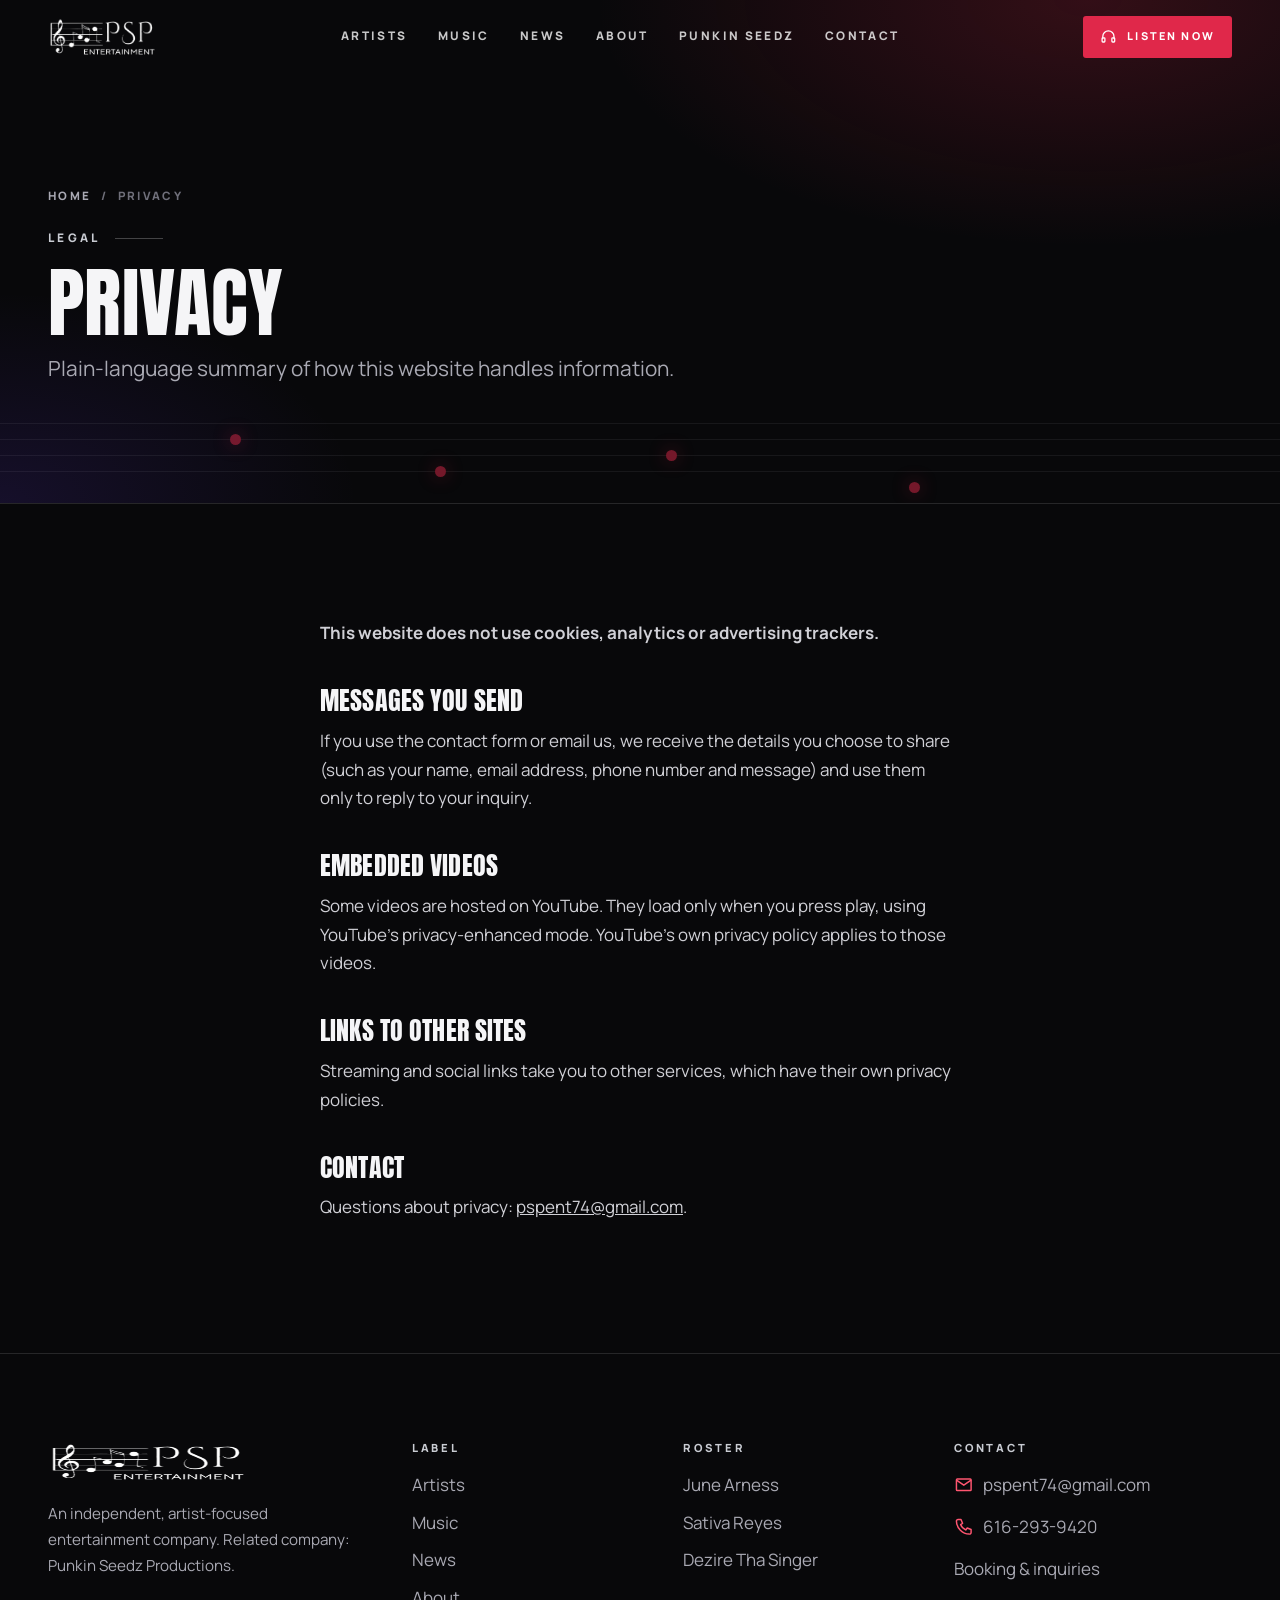
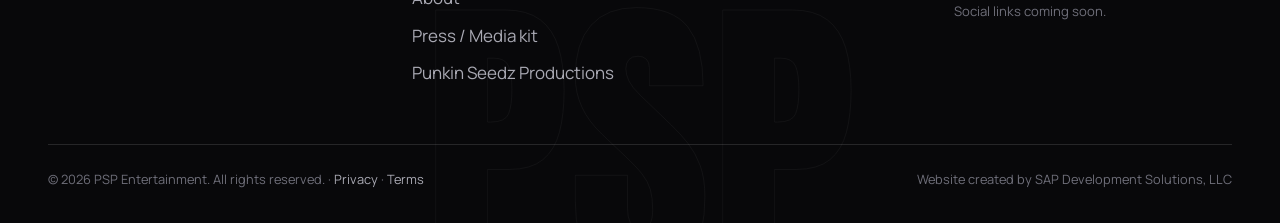
<file: privacy.html>
<!DOCTYPE html>
<html lang="en">
<head>
  <meta charset="utf-8">
  <meta name="viewport" content="width=device-width, initial-scale=1">
  <title>Privacy | PSP Entertainment</title>
  <meta name="description" content="How the PSP Entertainment website handles your information.">
  <!-- DOMAIN: after launch, replace https://www.example.com/ on this page with the live
       address (canonical, og:url, og:image, twitter:image and the ld+json block). -->
  <link rel="canonical" href="https://www.example.com/privacy.html">
  <meta property="og:type" content="website">
  <meta property="og:site_name" content="PSP Entertainment">
  <meta property="og:title" content="Privacy | PSP Entertainment">
  <meta property="og:description" content="How the PSP Entertainment website handles your information.">
  <meta property="og:url" content="https://www.example.com/privacy.html">
  <meta property="og:image" content="https://www.example.com/og-image.jpg">
  <meta name="twitter:card" content="summary_large_image">
  <meta name="twitter:title" content="Privacy | PSP Entertainment">
  <meta name="twitter:description" content="How the PSP Entertainment website handles your information.">
  <meta name="twitter:image" content="https://www.example.com/og-image.jpg">
  <meta name="theme-color" content="#08080a">
  <link rel="icon" type="image/svg+xml" href="./favicon.svg">
  <link rel="apple-touch-icon" href="./apple-touch-icon.png">
  <link rel="preconnect" href="https://fonts.googleapis.com">
  <link rel="preconnect" href="https://fonts.gstatic.com" crossorigin>
  <link href="https://fonts.googleapis.com/css2?family=Anton&amp;family=Instrument+Serif:ital@0;1&amp;family=Manrope:wght@400;500;600;700;800&amp;display=swap" rel="stylesheet">
  <link rel="stylesheet" href="./style.css">
  <link rel="stylesheet" href="./responsive.css">
  <script>document.documentElement.classList.add("js");</script>
</head>
<body>
  <a class="skip-link" href="#main">Skip to content</a>
  <header class="site-header">
    <div class="container header-inner">
      <a class="brand" href="./index.html" aria-label="PSP Entertainment home"><img src="./logo-psp.png" alt="" width="110" height="40"><span class="brand-fallback" aria-hidden="true">PSP</span></a>
      <nav aria-label="Primary"><ul class="nav-links">
          <li><a href="./artists.html">Artists</a></li>
          <li><a href="./music.html">Music</a></li>
          <li><a href="./news.html">News</a></li>
          <li><a href="./about.html">About</a></li>
          <li><a href="./punkin-seeds.html">Punkin Seedz</a></li>
          <li><a href="./contact.html">Contact</a></li>
      </ul></nav>
      <div class="header-actions">
        <a class="btn btn-primary listen-btn" href="./music.html"><svg class="icon" viewBox="0 0 24 24" aria-hidden="true" focusable="false"><path d="M4 15v-3a8 8 0 0 1 16 0v3"/><rect x="3" y="14" width="4" height="6" rx="1"/><rect x="17" y="14" width="4" height="6" rx="1"/></svg>Listen now</a>
        <button type="button" class="menu-toggle" aria-expanded="false" aria-controls="mobile-menu" aria-label="Open menu"><span class="bars" aria-hidden="true"><span></span><span></span></span></button>
      </div>
    </div>
  </header>
  <div class="mobile-menu" id="mobile-menu" aria-hidden="true">
    <nav aria-label="Mobile"><ul>
        <li><a class="m-link" href="./index.html">Home<small>01</small></a></li>
        <li><a class="m-link" href="./artists.html">Artists<small>02</small></a></li>
        <li><a class="m-link" href="./music.html">Music<small>03</small></a></li>
        <li><a class="m-link" href="./news.html">News<small>04</small></a></li>
        <li><a class="m-link" href="./about.html">About<small>05</small></a></li>
        <li><a class="m-link" href="./punkin-seeds.html">Punkin Seedz<small>06</small></a></li>
        <li><a class="m-link" href="./press.html">Press<small>07</small></a></li>
        <li><a class="m-link" href="./contact.html">Contact<small>08</small></a></li>
    </ul></nav>
    <div class="m-foot">
      <a class="btn btn-primary" href="./music.html"><svg class="icon" viewBox="0 0 24 24" aria-hidden="true" focusable="false"><path d="M4 15v-3a8 8 0 0 1 16 0v3"/><rect x="3" y="14" width="4" height="6" rx="1"/><rect x="17" y="14" width="4" height="6" rx="1"/></svg>Listen now</a>
      <a href="mailto:pspent74@gmail.com">pspent74@gmail.com</a>
    </div>
  </div>

  <main id="main">
    <section class="page-hero" aria-labelledby="page-title">
      <div class="staff" aria-hidden="true"><span class="note" style="left:18%;top:11px"></span><span class="note" style="left:34%;top:43px"></span><span class="note" style="left:52%;top:27px"></span><span class="note" style="left:71%;top:59px"></span></div>
      <div class="container">
        <nav class="crumbs" aria-label="Breadcrumb"><a href="./index.html">Home</a><span aria-hidden="true">/</span><span aria-current="page">Privacy</span></nav>
        <p class="eyebrow">Legal</p>
        <h1 class="h1" id="page-title">Privacy</h1>
        <p class="lead">Plain-language summary of how this website handles information.</p>
      </div>
    </section>

    <section class="section"><div class="container legal">
      <p><strong>This website does not use cookies, analytics or advertising trackers.</strong></p>
      <h2>Messages you send</h2>
      <p>If you use the contact form or email us, we receive the details you choose to share (such as your name, email address, phone number and message) and use them only to reply to your inquiry.</p>
      <h2>Embedded videos</h2>
      <p>Some videos are hosted on YouTube. They load only when you press play, using YouTube’s privacy-enhanced mode. YouTube’s own privacy policy applies to those videos.</p>
      <h2>Links to other sites</h2>
      <p>Streaming and social links take you to other services, which have their own privacy policies.</p>
      <h2>Contact</h2>
      <p>Questions about privacy: <a href="mailto:pspent74@gmail.com">pspent74@gmail.com</a>.</p>
      <!-- EDIT: have this summary reviewed before relying on it; it is not legal advice. -->
    </div></section>
  </main>

  <footer class="site-footer">
    <div class="container">
      <div class="footer-grid">
        <div class="footer-brand">
          <a class="brand" href="./index.html" aria-label="PSP Entertainment home"><img src="./logo-psp.png" alt="" width="200" height="73" loading="lazy"><span class="brand-fallback" aria-hidden="true">PSP</span></a>
          <p>An independent, artist-focused entertainment company. Related company: Punkin Seedz Productions.</p>
        </div>
        <div>
          <h2>Label</h2>
          <ul><li><a href="./artists.html">Artists</a></li><li><a href="./music.html">Music</a></li><li><a href="./news.html">News</a></li><li><a href="./about.html">About</a></li><li><a href="./press.html">Press / Media kit</a></li><li><a href="./punkin-seeds.html">Punkin Seedz Productions</a></li></ul>
        </div>
        <div>
          <h2>Roster</h2>
          <ul><li><a href="./artist-june-arness.html">June Arness</a></li><li><a href="./artist-sativa-reyes.html">Sativa Reyes</a></li><li><a href="./artist-dezire-tha-singer.html">Dezire Tha Singer</a></li></ul>
        </div>
        <div>
          <h2>Contact</h2>
          <ul class="footer-contact"><li data-co-email></li><li data-co-phone></li><li><a href="./contact.html">Booking &amp; inquiries</a></li></ul>
          <div class="social-row" data-co-socials data-empty="Social links coming soon." style="margin-top:1rem"></div>
        </div>
      </div>
      <div class="footer-bottom">
        <p>&copy; <span data-year>2026</span> PSP Entertainment. All rights reserved. · <a href="./privacy.html">Privacy</a> · <a href="./terms.html">Terms</a></p>
        <p data-dev-credit>Website created by SAP Development Solutions, LLC</p>
      </div>
    </div>
    <span class="footer-word" aria-hidden="true">PSP</span>
  </footer>
  <script src="./data.js"></script>
  <script src="./main.js"></script>
  <script src="./artists.js"></script>
  <script src="./music.js"></script>
</body>
</html>
</file>
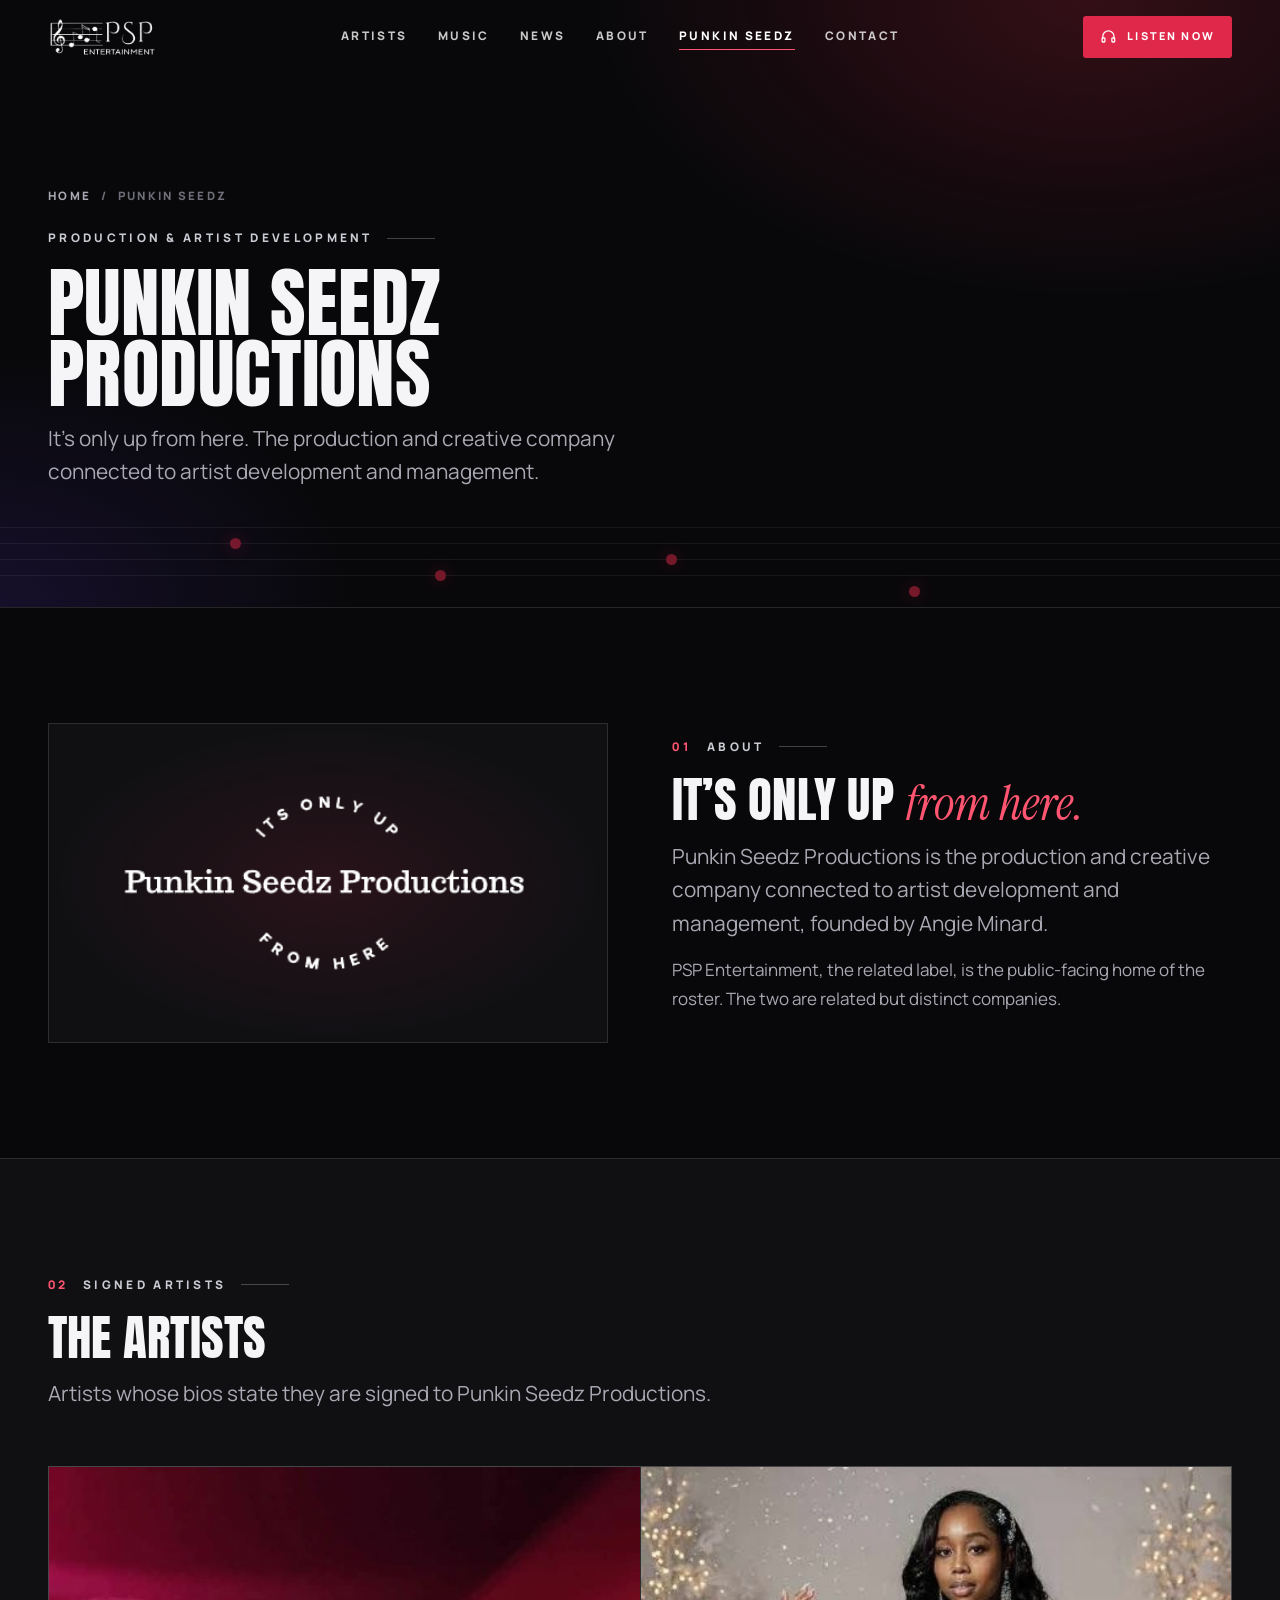
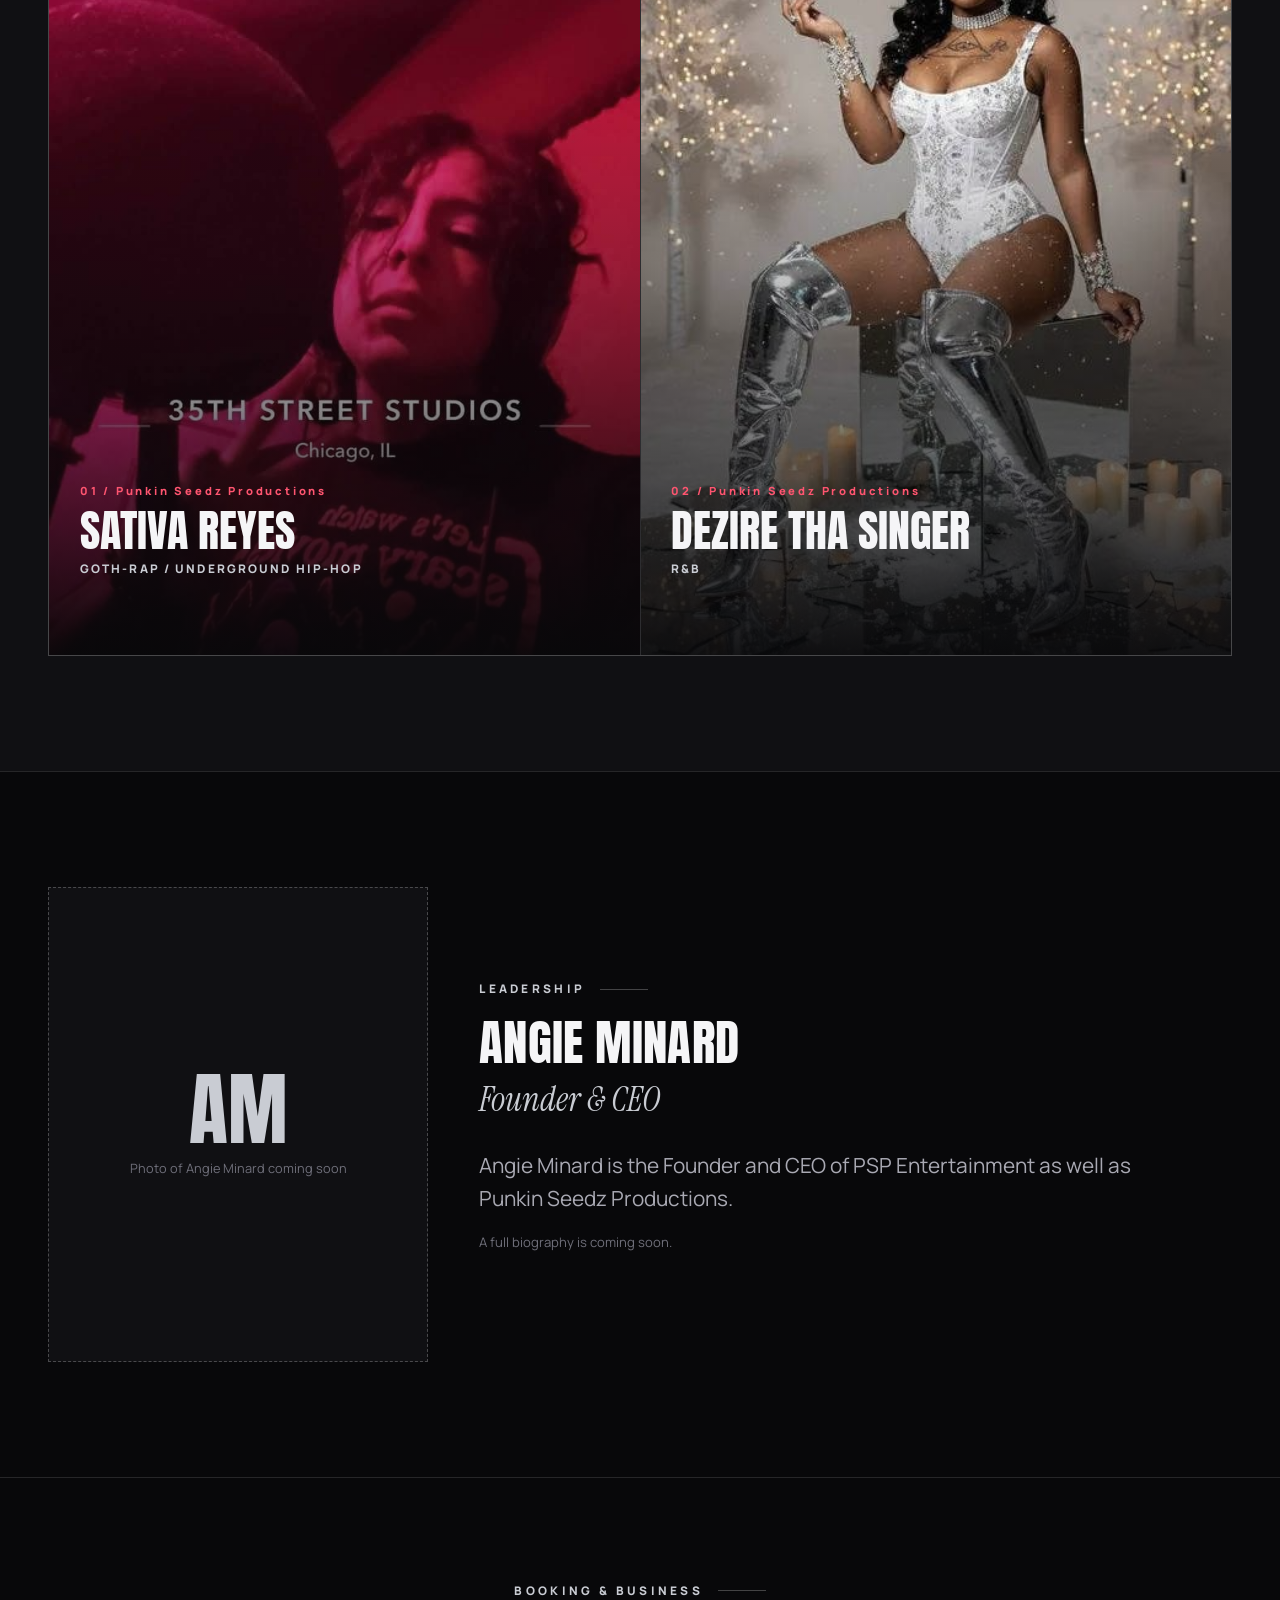
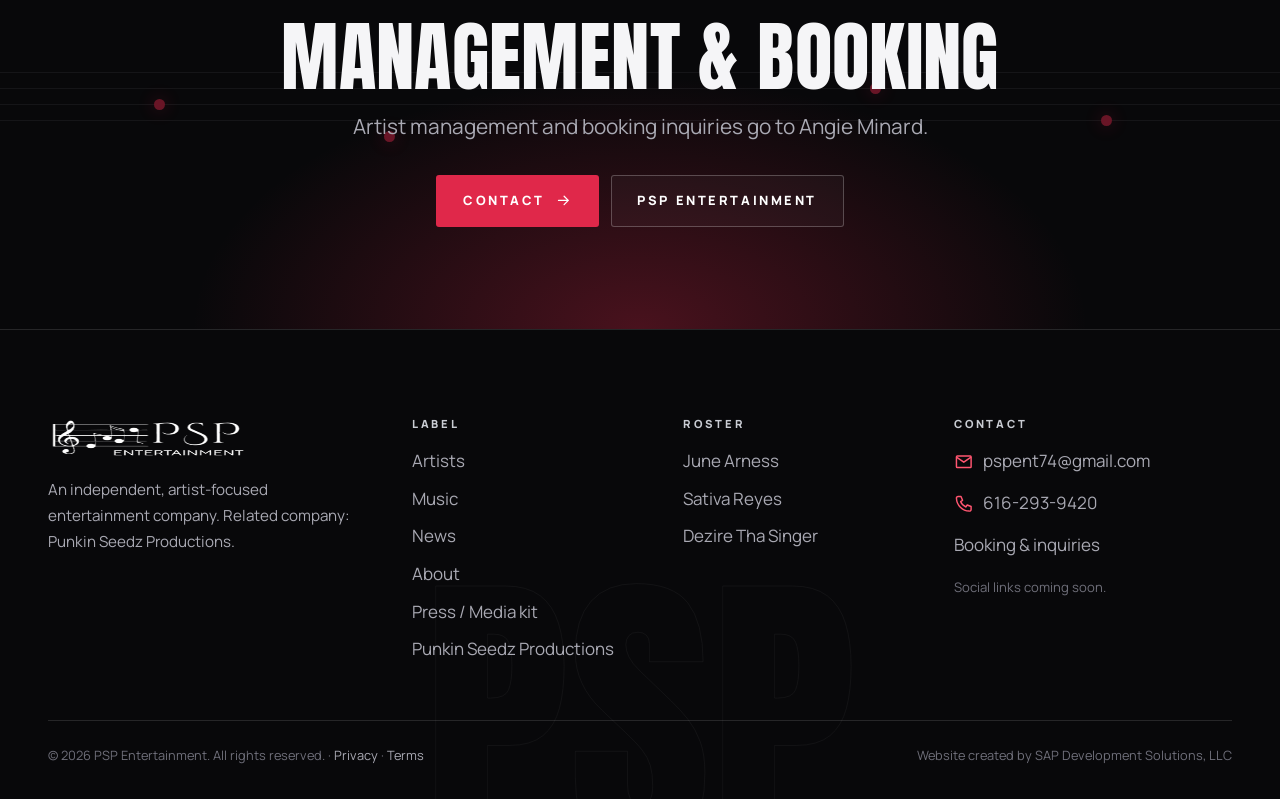
<file: punkin-seeds.html>
<!DOCTYPE html>
<html lang="en">
<head>
  <meta charset="utf-8">
  <meta name="viewport" content="width=device-width, initial-scale=1">
  <title>Punkin Seedz Productions | PSP Entertainment</title>
  <meta name="description" content="Punkin Seedz Productions: the production and creative company connected to artist development and management, founded by Angie Minard. Home of Sativa Reyes and Dezire Tha Singer.">
  <!-- DOMAIN: after launch, replace https://www.example.com/ on this page with the live
       address (canonical, og:url, og:image, twitter:image and the ld+json block). -->
  <link rel="canonical" href="https://www.example.com/punkin-seeds.html">
  <meta property="og:type" content="website">
  <meta property="og:site_name" content="PSP Entertainment">
  <meta property="og:title" content="Punkin Seedz Productions | PSP Entertainment">
  <meta property="og:description" content="Punkin Seedz Productions: the production and creative company connected to artist development and management, founded by Angie Minard. Home of Sativa Reyes and Dezire Tha Singer.">
  <meta property="og:url" content="https://www.example.com/punkin-seeds.html">
  <meta property="og:image" content="https://www.example.com/logo-punkin-seedz.png">
  <meta name="twitter:card" content="summary_large_image">
  <meta name="twitter:title" content="Punkin Seedz Productions | PSP Entertainment">
  <meta name="twitter:description" content="Punkin Seedz Productions: the production and creative company connected to artist development and management, founded by Angie Minard. Home of Sativa Reyes and Dezire Tha Singer.">
  <meta name="twitter:image" content="https://www.example.com/logo-punkin-seedz.png">
  <meta name="theme-color" content="#08080a">
  <link rel="icon" type="image/svg+xml" href="./favicon.svg">
  <link rel="apple-touch-icon" href="./apple-touch-icon.png">
  <link rel="preconnect" href="https://fonts.googleapis.com">
  <link rel="preconnect" href="https://fonts.gstatic.com" crossorigin>
  <link href="https://fonts.googleapis.com/css2?family=Anton&amp;family=Instrument+Serif:ital@0;1&amp;family=Manrope:wght@400;500;600;700;800&amp;display=swap" rel="stylesheet">
  <link rel="stylesheet" href="./style.css">
  <link rel="stylesheet" href="./responsive.css">
  <script>document.documentElement.classList.add("js");</script>
</head>
<body>
  <a class="skip-link" href="#main">Skip to content</a>
  <header class="site-header">
    <div class="container header-inner">
      <a class="brand" href="./index.html" aria-label="PSP Entertainment home"><img src="./logo-psp.png" alt="" width="110" height="40"><span class="brand-fallback" aria-hidden="true">PSP</span></a>
      <nav aria-label="Primary"><ul class="nav-links">
          <li><a href="./artists.html">Artists</a></li>
          <li><a href="./music.html">Music</a></li>
          <li><a href="./news.html">News</a></li>
          <li><a href="./about.html">About</a></li>
          <li><a href="./punkin-seeds.html" aria-current="page">Punkin Seedz</a></li>
          <li><a href="./contact.html">Contact</a></li>
      </ul></nav>
      <div class="header-actions">
        <a class="btn btn-primary listen-btn" href="./music.html"><svg class="icon" viewBox="0 0 24 24" aria-hidden="true" focusable="false"><path d="M4 15v-3a8 8 0 0 1 16 0v3"/><rect x="3" y="14" width="4" height="6" rx="1"/><rect x="17" y="14" width="4" height="6" rx="1"/></svg>Listen now</a>
        <button type="button" class="menu-toggle" aria-expanded="false" aria-controls="mobile-menu" aria-label="Open menu"><span class="bars" aria-hidden="true"><span></span><span></span></span></button>
      </div>
    </div>
  </header>
  <div class="mobile-menu" id="mobile-menu" aria-hidden="true">
    <nav aria-label="Mobile"><ul>
        <li><a class="m-link" href="./index.html">Home<small>01</small></a></li>
        <li><a class="m-link" href="./artists.html">Artists<small>02</small></a></li>
        <li><a class="m-link" href="./music.html">Music<small>03</small></a></li>
        <li><a class="m-link" href="./news.html">News<small>04</small></a></li>
        <li><a class="m-link" href="./about.html">About<small>05</small></a></li>
        <li><a class="m-link" href="./punkin-seeds.html" aria-current="page">Punkin Seedz<small>06</small></a></li>
        <li><a class="m-link" href="./press.html">Press<small>07</small></a></li>
        <li><a class="m-link" href="./contact.html">Contact<small>08</small></a></li>
    </ul></nav>
    <div class="m-foot">
      <a class="btn btn-primary" href="./music.html"><svg class="icon" viewBox="0 0 24 24" aria-hidden="true" focusable="false"><path d="M4 15v-3a8 8 0 0 1 16 0v3"/><rect x="3" y="14" width="4" height="6" rx="1"/><rect x="17" y="14" width="4" height="6" rx="1"/></svg>Listen now</a>
      <a href="mailto:pspent74@gmail.com">pspent74@gmail.com</a>
    </div>
  </div>

  <main id="main">
    <section class="page-hero" aria-labelledby="page-title">
      <div class="staff" aria-hidden="true"><span class="note" style="left:18%;top:11px"></span><span class="note" style="left:34%;top:43px"></span><span class="note" style="left:52%;top:27px"></span><span class="note" style="left:71%;top:59px"></span></div>
      <div class="container">
        <nav class="crumbs" aria-label="Breadcrumb"><a href="./index.html">Home</a><span aria-hidden="true">/</span><span aria-current="page">Punkin Seedz</span></nav>
        <p class="eyebrow">Production &amp; artist development</p>
        <h1 class="h1" id="page-title">Punkin Seedz Productions</h1>
        <p class="lead">It’s only up from here. The production and creative company connected to artist development and management.</p>
      </div>
    </section>

    <section class="section" aria-labelledby="ps-about">
      <div class="container split">
        <div class="logo-panel reveal"><img src="./logo-punkin-seedz.png" alt="Punkin Seedz Productions logo: It’s only up from here" width="377" height="181"></div>
        <div class="reveal">
          <p class="eyebrow"><span class="num">01</span>About</p>
          <h2 class="h2" id="ps-about">It’s only up <span class="serif accent">from here.</span></h2>
          <p class="lead">Punkin Seedz Productions is the production and creative company connected to artist development and management, founded by Angie Minard.</p>
          <p class="muted">PSP Entertainment, the related label, is the public-facing home of the roster. The two are related but distinct companies.</p>
          <!-- EDIT: add more about Punkin Seedz Productions here when supplied (services, studio, history). -->
        </div>
      </div>
    </section>
    <section class="section alt" aria-labelledby="ps-artists">
      <div class="container">
        <div class="section-head reveal"><div><p class="eyebrow"><span class="num">02</span>Signed artists</p><h2 class="h2" id="ps-artists">The artists</h2><p class="lead">Artists whose bios state they are signed to Punkin Seedz Productions.</p></div></div>
        <div class="roster" data-roster="punkin"></div>
      </div>
    </section>
    <section class="section" aria-labelledby="founder-title">
      <div class="container"><div class="founder">
          <div class="founder-photo reveal"><div><span class="initials" aria-hidden="true">AM</span>Photo of Angie Minard coming soon</div></div>
          <div class="reveal">
            <p class="eyebrow">Leadership</p>
            <h2 class="h2" id="founder-title">Angie Minard</h2>
            <p class="feature-quote">Founder &amp; CEO</p>
            <p class="lead">Angie Minard is the Founder and CEO of PSP Entertainment as well as Punkin Seedz Productions.</p>
            <!-- EDIT: a full biography can be added in data.js (company.founderBio) and here. -->
            <p class="note">A full biography is coming soon.</p>
          </div>
        </div></div>
    </section>

    <section class="cta" aria-labelledby="cta-title">
      <div class="staff" aria-hidden="true"><span class="note" style="left:12%;top:27px"></span><span class="note" style="left:30%;top:59px"></span><span class="note" style="left:68%;top:11px"></span><span class="note" style="left:86%;top:43px"></span></div>
      <div class="container reveal">
        <p class="eyebrow" style="justify-content:center">Booking &amp; business</p>
        <h2 class="h2" id="cta-title">Management &amp; booking</h2>
        <p class="lead">Artist management and booking inquiries go to Angie Minard.</p>
        <div class="btn-row"><a class="btn btn-primary" href="./contact.html?type=management">Contact<svg class="icon icon-arrow" viewBox="0 0 24 24" aria-hidden="true" focusable="false"><path d="M5 12h14M13 6l6 6-6 6"/></svg></a><a class="btn btn-ghost" href="./about.html">PSP Entertainment</a></div>
      </div>
    </section>

  </main>

  <footer class="site-footer">
    <div class="container">
      <div class="footer-grid">
        <div class="footer-brand">
          <a class="brand" href="./index.html" aria-label="PSP Entertainment home"><img src="./logo-psp.png" alt="" width="200" height="73" loading="lazy"><span class="brand-fallback" aria-hidden="true">PSP</span></a>
          <p>An independent, artist-focused entertainment company. Related company: Punkin Seedz Productions.</p>
        </div>
        <div>
          <h2>Label</h2>
          <ul><li><a href="./artists.html">Artists</a></li><li><a href="./music.html">Music</a></li><li><a href="./news.html">News</a></li><li><a href="./about.html">About</a></li><li><a href="./press.html">Press / Media kit</a></li><li><a href="./punkin-seeds.html">Punkin Seedz Productions</a></li></ul>
        </div>
        <div>
          <h2>Roster</h2>
          <ul><li><a href="./artist-june-arness.html">June Arness</a></li><li><a href="./artist-sativa-reyes.html">Sativa Reyes</a></li><li><a href="./artist-dezire-tha-singer.html">Dezire Tha Singer</a></li></ul>
        </div>
        <div>
          <h2>Contact</h2>
          <ul class="footer-contact"><li data-co-email></li><li data-co-phone></li><li><a href="./contact.html">Booking &amp; inquiries</a></li></ul>
          <div class="social-row" data-co-socials data-empty="Social links coming soon." style="margin-top:1rem"></div>
        </div>
      </div>
      <div class="footer-bottom">
        <p>&copy; <span data-year>2026</span> PSP Entertainment. All rights reserved. · <a href="./privacy.html">Privacy</a> · <a href="./terms.html">Terms</a></p>
        <p data-dev-credit>Website created by SAP Development Solutions, LLC</p>
      </div>
    </div>
    <span class="footer-word" aria-hidden="true">PSP</span>
  </footer>
  <script src="./data.js"></script>
  <script src="./main.js"></script>
  <script src="./artists.js"></script>
  <script src="./music.js"></script>
</body>
</html>
</file>
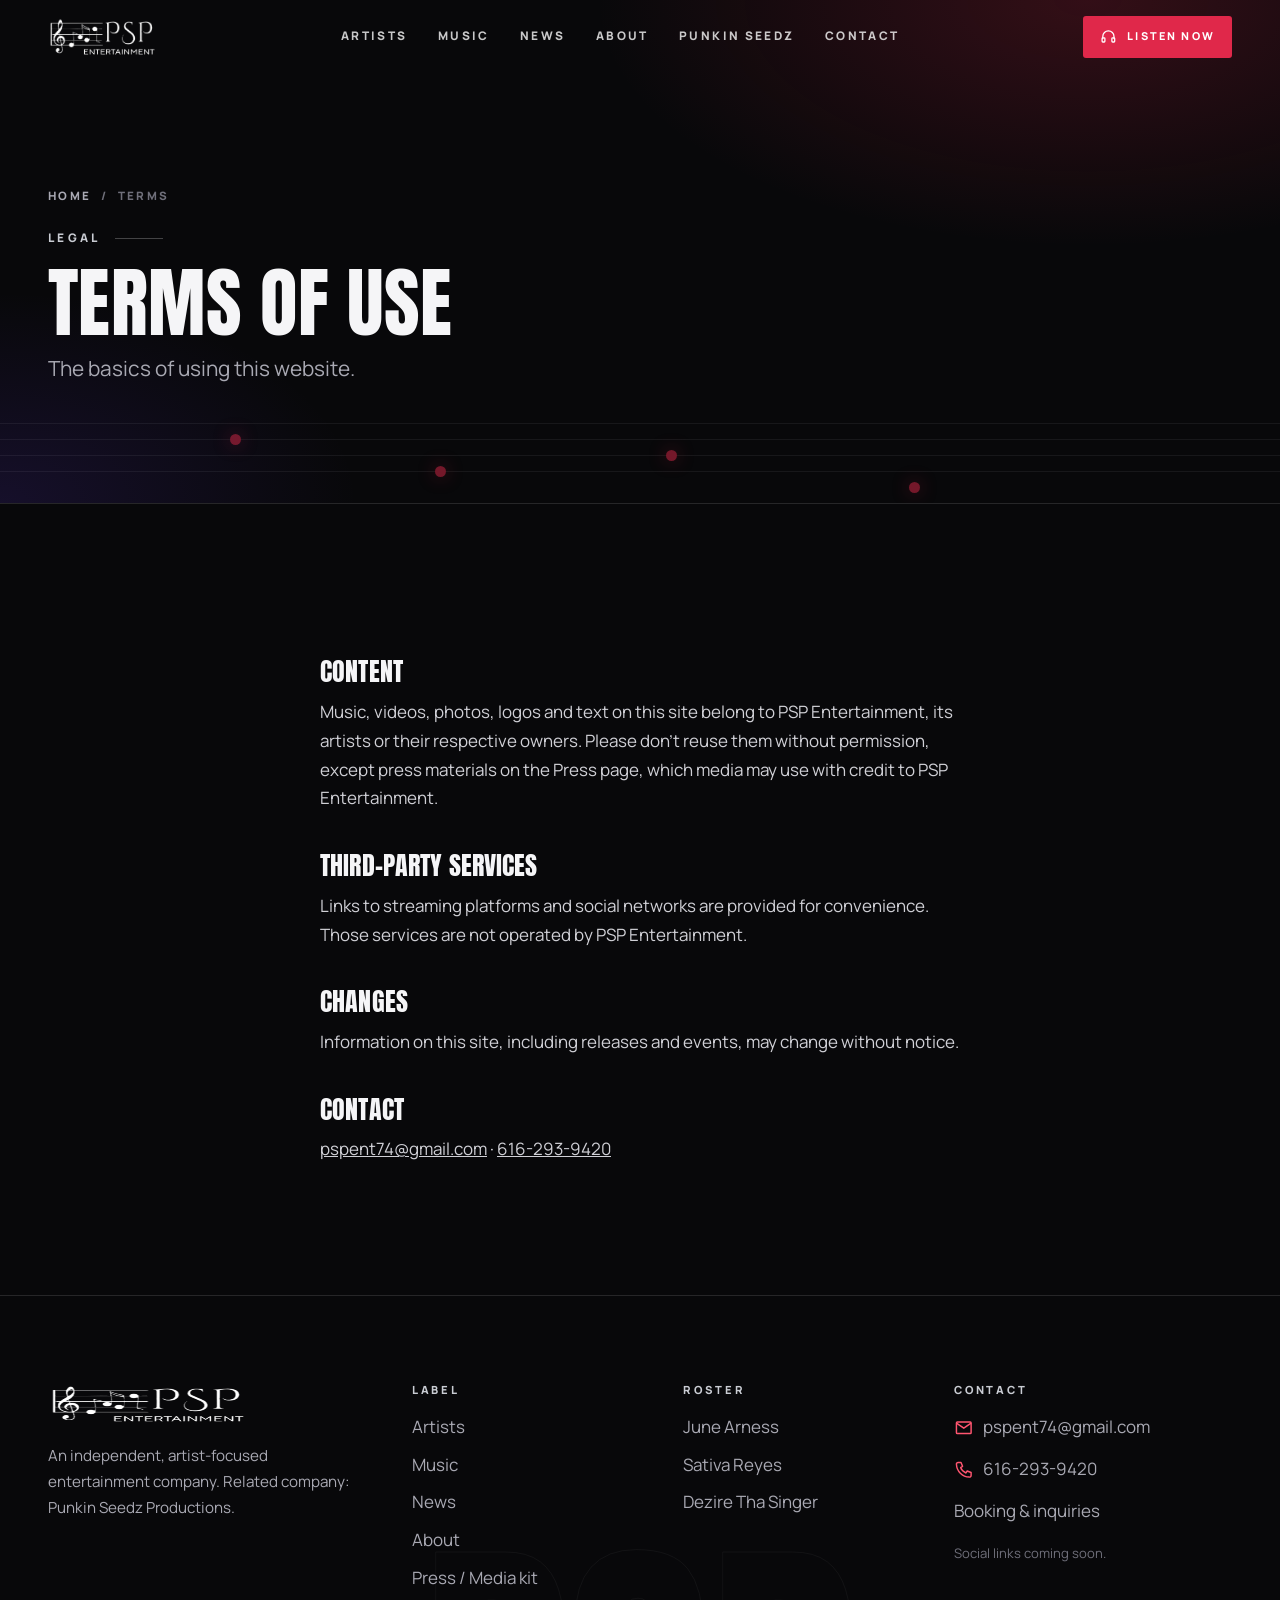
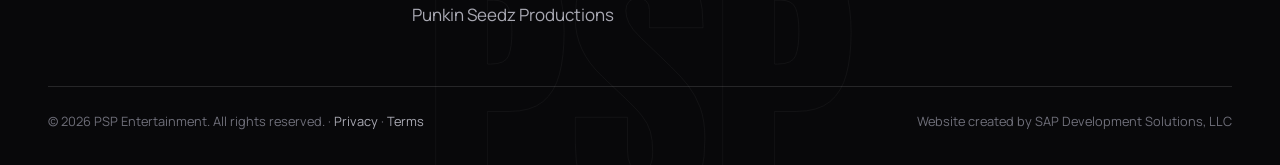
<file: terms.html>
<!DOCTYPE html>
<html lang="en">
<head>
  <meta charset="utf-8">
  <meta name="viewport" content="width=device-width, initial-scale=1">
  <title>Terms | PSP Entertainment</title>
  <meta name="description" content="Terms of use for the PSP Entertainment website.">
  <!-- DOMAIN: after launch, replace https://www.example.com/ on this page with the live
       address (canonical, og:url, og:image, twitter:image and the ld+json block). -->
  <link rel="canonical" href="https://www.example.com/terms.html">
  <meta property="og:type" content="website">
  <meta property="og:site_name" content="PSP Entertainment">
  <meta property="og:title" content="Terms | PSP Entertainment">
  <meta property="og:description" content="Terms of use for the PSP Entertainment website.">
  <meta property="og:url" content="https://www.example.com/terms.html">
  <meta property="og:image" content="https://www.example.com/og-image.jpg">
  <meta name="twitter:card" content="summary_large_image">
  <meta name="twitter:title" content="Terms | PSP Entertainment">
  <meta name="twitter:description" content="Terms of use for the PSP Entertainment website.">
  <meta name="twitter:image" content="https://www.example.com/og-image.jpg">
  <meta name="theme-color" content="#08080a">
  <link rel="icon" type="image/svg+xml" href="./favicon.svg">
  <link rel="apple-touch-icon" href="./apple-touch-icon.png">
  <link rel="preconnect" href="https://fonts.googleapis.com">
  <link rel="preconnect" href="https://fonts.gstatic.com" crossorigin>
  <link href="https://fonts.googleapis.com/css2?family=Anton&amp;family=Instrument+Serif:ital@0;1&amp;family=Manrope:wght@400;500;600;700;800&amp;display=swap" rel="stylesheet">
  <link rel="stylesheet" href="./style.css">
  <link rel="stylesheet" href="./responsive.css">
  <script>document.documentElement.classList.add("js");</script>
</head>
<body>
  <a class="skip-link" href="#main">Skip to content</a>
  <header class="site-header">
    <div class="container header-inner">
      <a class="brand" href="./index.html" aria-label="PSP Entertainment home"><img src="./logo-psp.png" alt="" width="110" height="40"><span class="brand-fallback" aria-hidden="true">PSP</span></a>
      <nav aria-label="Primary"><ul class="nav-links">
          <li><a href="./artists.html">Artists</a></li>
          <li><a href="./music.html">Music</a></li>
          <li><a href="./news.html">News</a></li>
          <li><a href="./about.html">About</a></li>
          <li><a href="./punkin-seeds.html">Punkin Seedz</a></li>
          <li><a href="./contact.html">Contact</a></li>
      </ul></nav>
      <div class="header-actions">
        <a class="btn btn-primary listen-btn" href="./music.html"><svg class="icon" viewBox="0 0 24 24" aria-hidden="true" focusable="false"><path d="M4 15v-3a8 8 0 0 1 16 0v3"/><rect x="3" y="14" width="4" height="6" rx="1"/><rect x="17" y="14" width="4" height="6" rx="1"/></svg>Listen now</a>
        <button type="button" class="menu-toggle" aria-expanded="false" aria-controls="mobile-menu" aria-label="Open menu"><span class="bars" aria-hidden="true"><span></span><span></span></span></button>
      </div>
    </div>
  </header>
  <div class="mobile-menu" id="mobile-menu" aria-hidden="true">
    <nav aria-label="Mobile"><ul>
        <li><a class="m-link" href="./index.html">Home<small>01</small></a></li>
        <li><a class="m-link" href="./artists.html">Artists<small>02</small></a></li>
        <li><a class="m-link" href="./music.html">Music<small>03</small></a></li>
        <li><a class="m-link" href="./news.html">News<small>04</small></a></li>
        <li><a class="m-link" href="./about.html">About<small>05</small></a></li>
        <li><a class="m-link" href="./punkin-seeds.html">Punkin Seedz<small>06</small></a></li>
        <li><a class="m-link" href="./press.html">Press<small>07</small></a></li>
        <li><a class="m-link" href="./contact.html">Contact<small>08</small></a></li>
    </ul></nav>
    <div class="m-foot">
      <a class="btn btn-primary" href="./music.html"><svg class="icon" viewBox="0 0 24 24" aria-hidden="true" focusable="false"><path d="M4 15v-3a8 8 0 0 1 16 0v3"/><rect x="3" y="14" width="4" height="6" rx="1"/><rect x="17" y="14" width="4" height="6" rx="1"/></svg>Listen now</a>
      <a href="mailto:pspent74@gmail.com">pspent74@gmail.com</a>
    </div>
  </div>

  <main id="main">
    <section class="page-hero" aria-labelledby="page-title">
      <div class="staff" aria-hidden="true"><span class="note" style="left:18%;top:11px"></span><span class="note" style="left:34%;top:43px"></span><span class="note" style="left:52%;top:27px"></span><span class="note" style="left:71%;top:59px"></span></div>
      <div class="container">
        <nav class="crumbs" aria-label="Breadcrumb"><a href="./index.html">Home</a><span aria-hidden="true">/</span><span aria-current="page">Terms</span></nav>
        <p class="eyebrow">Legal</p>
        <h1 class="h1" id="page-title">Terms of use</h1>
        <p class="lead">The basics of using this website.</p>
      </div>
    </section>

    <section class="section"><div class="container legal">
      <h2>Content</h2>
      <p>Music, videos, photos, logos and text on this site belong to PSP Entertainment, its artists or their respective owners. Please don’t reuse them without permission, except press materials on the Press page, which media may use with credit to PSP Entertainment.</p>
      <h2>Third-party services</h2>
      <p>Links to streaming platforms and social networks are provided for convenience. Those services are not operated by PSP Entertainment.</p>
      <h2>Changes</h2>
      <p>Information on this site, including releases and events, may change without notice.</p>
      <h2>Contact</h2>
      <p><a href="mailto:pspent74@gmail.com">pspent74@gmail.com</a> · <a href="tel:6162939420">616-293-9420</a></p>
      <!-- EDIT: have these terms reviewed before relying on them; they are not legal advice. -->
    </div></section>
  </main>

  <footer class="site-footer">
    <div class="container">
      <div class="footer-grid">
        <div class="footer-brand">
          <a class="brand" href="./index.html" aria-label="PSP Entertainment home"><img src="./logo-psp.png" alt="" width="200" height="73" loading="lazy"><span class="brand-fallback" aria-hidden="true">PSP</span></a>
          <p>An independent, artist-focused entertainment company. Related company: Punkin Seedz Productions.</p>
        </div>
        <div>
          <h2>Label</h2>
          <ul><li><a href="./artists.html">Artists</a></li><li><a href="./music.html">Music</a></li><li><a href="./news.html">News</a></li><li><a href="./about.html">About</a></li><li><a href="./press.html">Press / Media kit</a></li><li><a href="./punkin-seeds.html">Punkin Seedz Productions</a></li></ul>
        </div>
        <div>
          <h2>Roster</h2>
          <ul><li><a href="./artist-june-arness.html">June Arness</a></li><li><a href="./artist-sativa-reyes.html">Sativa Reyes</a></li><li><a href="./artist-dezire-tha-singer.html">Dezire Tha Singer</a></li></ul>
        </div>
        <div>
          <h2>Contact</h2>
          <ul class="footer-contact"><li data-co-email></li><li data-co-phone></li><li><a href="./contact.html">Booking &amp; inquiries</a></li></ul>
          <div class="social-row" data-co-socials data-empty="Social links coming soon." style="margin-top:1rem"></div>
        </div>
      </div>
      <div class="footer-bottom">
        <p>&copy; <span data-year>2026</span> PSP Entertainment. All rights reserved. · <a href="./privacy.html">Privacy</a> · <a href="./terms.html">Terms</a></p>
        <p data-dev-credit>Website created by SAP Development Solutions, LLC</p>
      </div>
    </div>
    <span class="footer-word" aria-hidden="true">PSP</span>
  </footer>
  <script src="./data.js"></script>
  <script src="./main.js"></script>
  <script src="./artists.js"></script>
  <script src="./music.js"></script>
</body>
</html>
</file>
<file: style.css>
/* ==========================================================================
   PSP ENTERTAINMENT | style.css
   Dark, cinematic, photography-first. The accent crimson comes from the
   stage lighting in the artists' own photos; the thin "staff lines" echo
   the music staff in the PSP logo. Change a color here and it updates
   everywhere. Screen-size rules are in responsive.css.
   ========================================================================== */
:root {
  --bg: #08080a;            /* page black */
  --bg-2: #101013;          /* raised panels */
  --bg-3: #17171b;          /* cards */
  --ink: #f5f5f7;           /* main text */
  --muted: #a9a9b3;         /* secondary text (AA on black) */
  --faint: #6f6f7a;
  --line: rgba(255, 255, 255, .12);
  --line-strong: rgba(255, 255, 255, .24);
  --silver: #c9ccd3;        /* from the white/silver PSP logo */
  --accent: #e0284a;        /* stage crimson */
  --accent-hi: #ff5570;
  --glow: #6b3df0;          /* violet stage light, used only in glows */

  --font-display: "Anton", "Impact", "Arial Narrow", sans-serif;
  --font-serif: "Instrument Serif", Georgia, "Times New Roman", serif;
  --font-body: "Manrope", "Segoe UI", system-ui, -apple-system, Arial, sans-serif;

  --fs-mega: clamp(3.4rem, 9.5vw, 10rem);
  --fs-h1: clamp(2.8rem, 6vw, 6.4rem);
  --fs-h2: clamp(2.1rem, 3.8vw, 4rem);
  --fs-h3: clamp(1.25rem, 1vw + .9rem, 1.6rem);
  --fs-lead: clamp(1.05rem, .5vw + .95rem, 1.3rem);

  --gutter: clamp(1rem, 4vw, 3rem);
  --maxw: 1360px;
  --section-y: clamp(4.5rem, 9vw, 9rem);
  --header-h: 74px;
  --r: 3px;
  --ease: cubic-bezier(.2, .7, .15, 1);
}

/* ---------- Base ---------- */
*, *::before, *::after { box-sizing: border-box; }
[hidden] { display: none !important; }
html { -webkit-text-size-adjust: 100%; scroll-behavior: smooth; scroll-padding-top: calc(var(--header-h) + 16px); background: var(--bg); }
body { margin: 0; background: var(--bg); color: var(--ink); font-family: var(--font-body); font-size: 1.0625rem; line-height: 1.7; -webkit-font-smoothing: antialiased; overflow-x: hidden; }
body.no-scroll { overflow: hidden; }
img, video, svg { display: block; max-width: 100%; }
img { height: auto; }
a { color: inherit; }
p { margin: 0 0 1rem; }
ul, ol { margin: 0; padding: 0; list-style: none; }
h1, h2, h3, h4 { margin: 0 0 .8rem; font-weight: 400; line-height: 1; }
h1, h2 { font-family: var(--font-display); text-transform: uppercase; letter-spacing: .005em; }
h3 { font-family: var(--font-body); font-weight: 800; font-size: var(--fs-h3); line-height: 1.2; letter-spacing: -.01em; }
button, input, select, textarea { font: inherit; color: inherit; }
button { cursor: pointer; }
:focus-visible { outline: 2px solid var(--accent-hi); outline-offset: 3px; }
::selection { background: var(--accent); color: #fff; }
.sr-only { position: absolute !important; width: 1px; height: 1px; padding: 0; margin: -1px; overflow: hidden; clip: rect(0 0 0 0); white-space: nowrap; border: 0; }
.skip-link { position: absolute; left: 1rem; top: -4rem; z-index: 500; padding: .75rem 1rem; background: #fff; color: #000; font-weight: 800; text-decoration: none; }
.skip-link:focus { top: 1rem; }
.container { width: 100%; max-width: var(--maxw); margin: 0 auto; padding-left: var(--gutter); padding-right: var(--gutter); }
.icon { width: 1.15em; height: 1.15em; flex: none; fill: none; stroke: currentColor; stroke-width: 1.8; stroke-linecap: round; stroke-linejoin: round; }
.icon.fill { fill: currentColor; stroke: none; }

/* ---------- Type helpers ---------- */
.eyebrow { display: flex; align-items: center; gap: .9rem; margin: 0 0 1.25rem; font-size: .74rem; font-weight: 800; letter-spacing: .28em; text-transform: uppercase; color: var(--silver); }
.eyebrow .num { color: var(--accent-hi); font-variant-numeric: tabular-nums; }
.eyebrow::after { content: ""; flex: 0 0 3rem; height: 1px; background: var(--line-strong); }
.mega { font-size: var(--fs-mega); line-height: .88; }
.h1 { font-size: var(--fs-h1); line-height: .92; }
.h2 { font-size: var(--fs-h2); line-height: .95; }
.serif { font-family: var(--font-serif); font-style: italic; font-weight: 400; text-transform: none; letter-spacing: 0; }
.accent { color: var(--accent-hi); }
.lead { font-size: var(--fs-lead); color: var(--muted); max-width: 42rem; line-height: 1.6; }
.muted { color: var(--muted); }
.small { font-size: .88rem; }
.note { font-size: .82rem; color: var(--faint); }
.tag { display: inline-flex; align-items: center; gap: .35rem; padding: .3rem .6rem; border: 1px solid var(--line-strong); font-size: .68rem; font-weight: 800; letter-spacing: .16em; text-transform: uppercase; color: var(--silver); line-height: 1.2; }
.tag.red { border-color: rgba(224, 40, 74, .6); color: var(--accent-hi); }
.tag.solid { background: var(--accent); border-color: var(--accent); color: #fff; }
.tag.dashed { border-style: dashed; color: var(--muted); }

/* ---------- Buttons ---------- */
.btn { display: inline-flex; align-items: center; justify-content: center; gap: .65rem; min-height: 52px; padding: .8rem 1.6rem; border: 1px solid transparent; border-radius: var(--r); text-decoration: none; font-size: .8rem; font-weight: 800; letter-spacing: .2em; text-transform: uppercase; line-height: 1; white-space: nowrap; transition: background-color .25s, color .25s, border-color .25s, transform .25s var(--ease); }
.btn .icon { width: 1.05rem; height: 1.05rem; transition: transform .25s var(--ease); }
.btn:hover .icon-arrow { transform: translateX(4px); }
.btn-primary { background: var(--accent); color: #fff; }
.btn-primary:hover { background: var(--accent-hi); }
.btn-light { background: #fff; color: #000; }
.btn-light:hover { background: var(--silver); }
.btn-ghost { border-color: var(--line-strong); color: #fff; background: rgba(255, 255, 255, .03); }
.btn-ghost:hover { border-color: #fff; background: rgba(255, 255, 255, .08); }
.btn-sm { min-height: 42px; padding: .6rem 1rem; font-size: .7rem; }
.btn-row { display: flex; flex-wrap: wrap; gap: .75rem; }
.link { display: inline-flex; align-items: center; gap: .5rem; text-decoration: none; font-size: .78rem; font-weight: 800; letter-spacing: .2em; text-transform: uppercase; border-bottom: 1px solid var(--line-strong); padding-bottom: .3rem; transition: border-color .2s, color .2s; }
.link:hover { border-color: var(--accent-hi); color: var(--accent-hi); }
.link .icon { transition: transform .25s var(--ease); }
.link:hover .icon { transform: translateX(3px); }

/* ---------- Staff lines (from the PSP logo) ---------- */
.staff { position: absolute; left: 0; right: 0; height: 64px; pointer-events: none; background: repeating-linear-gradient(180deg, rgba(201, 204, 211, .16) 0 1px, transparent 1px 16px); }
.staff .note { position: absolute; width: 11px; height: 11px; border-radius: 50%; background: var(--accent); box-shadow: 0 0 18px rgba(224, 40, 74, .7); }

/* ---------- Header ---------- */
.site-header { position: fixed; inset: 0 0 auto; z-index: 200; height: var(--header-h); border-bottom: 1px solid transparent; transition: background-color .35s, border-color .35s; }
.site-header.is-scrolled, .site-header.is-solid { background: rgba(8, 8, 10, .86); border-bottom-color: var(--line); -webkit-backdrop-filter: blur(14px) saturate(1.3); backdrop-filter: blur(14px) saturate(1.3); }
.header-inner { height: 100%; display: flex; align-items: center; justify-content: space-between; gap: 1.25rem; }
.brand { display: inline-flex; align-items: center; text-decoration: none; flex: none; }
.brand img { height: 40px; width: auto; }
.brand-fallback { display: none; font-family: var(--font-display); font-size: 1.6rem; letter-spacing: .04em; }
.brand.logo-missing img { display: none; }
.brand.logo-missing .brand-fallback { display: inline; }
.nav-links { display: none; align-items: center; gap: .2rem; }
.nav-links a { position: relative; display: inline-flex; align-items: center; min-height: 44px; padding: .4rem .85rem; text-decoration: none; font-size: .74rem; font-weight: 800; letter-spacing: .2em; text-transform: uppercase; color: rgba(255, 255, 255, .78); transition: color .2s; }
.nav-links a::after { content: ""; position: absolute; left: .85rem; right: .85rem; bottom: .55rem; height: 1px; background: var(--accent-hi); transform: scaleX(0); transform-origin: left; transition: transform .3s var(--ease); }
.nav-links a:hover, .nav-links a[aria-current="page"] { color: #fff; }
.nav-links a:hover::after, .nav-links a[aria-current="page"]::after { transform: scaleX(1); }
.header-actions { display: flex; align-items: center; gap: .6rem; }
.listen-btn { min-height: 42px; padding: .55rem 1rem; font-size: .68rem; }
.menu-toggle { display: inline-flex; align-items: center; justify-content: center; width: 46px; height: 46px; border: 1px solid var(--line-strong); border-radius: var(--r); background: transparent; }
.menu-toggle .bars { position: relative; width: 20px; height: 12px; }
.menu-toggle .bars span { position: absolute; left: 0; width: 100%; height: 1.5px; background: #fff; transition: transform .35s var(--ease), top .35s var(--ease), opacity .2s; }
.menu-toggle .bars span:nth-child(1) { top: 0; }
.menu-toggle .bars span:nth-child(2) { top: 10px; }
.menu-toggle[aria-expanded="true"] .bars span:nth-child(1) { top: 5px; transform: rotate(45deg); }
.menu-toggle[aria-expanded="true"] .bars span:nth-child(2) { top: 5px; transform: rotate(-45deg); }

.mobile-menu { position: fixed; inset: 0; z-index: 190; display: flex; flex-direction: column; padding: calc(var(--header-h) + 1.5rem) var(--gutter) 2rem; overflow-y: auto; background: radial-gradient(90% 60% at 100% 0%, rgba(224, 40, 74, .22), transparent 60%), radial-gradient(80% 50% at 0% 100%, rgba(107, 61, 240, .18), transparent 60%), var(--bg); visibility: hidden; opacity: 0; transition: opacity .4s var(--ease), visibility 0s linear .4s; }
.mobile-menu.is-open { visibility: visible; opacity: 1; transition: opacity .4s var(--ease); }
.mobile-menu li { overflow: hidden; border-bottom: 1px solid var(--line); }
.mobile-menu a.m-link { display: flex; align-items: baseline; justify-content: space-between; padding: .7rem 0; text-decoration: none; font-family: var(--font-display); font-size: clamp(2.2rem, 11vw, 3.6rem); line-height: 1.05; text-transform: uppercase; transform: translateY(110%); transition: transform .6s var(--ease), color .2s; }
.mobile-menu.is-open a.m-link { transform: none; }
.mobile-menu li:nth-child(2) a { transition-delay: .04s; } .mobile-menu li:nth-child(3) a { transition-delay: .08s; }
.mobile-menu li:nth-child(4) a { transition-delay: .12s; } .mobile-menu li:nth-child(5) a { transition-delay: .16s; }
.mobile-menu li:nth-child(6) a { transition-delay: .2s; } .mobile-menu li:nth-child(7) a { transition-delay: .24s; }
.mobile-menu a.m-link small { font-family: var(--font-body); font-size: .7rem; font-weight: 800; letter-spacing: .2em; color: var(--faint); }
.mobile-menu a.m-link[aria-current="page"], .mobile-menu a.m-link:hover { color: var(--accent-hi); }
.mobile-menu .m-foot { margin-top: auto; padding-top: 2rem; display: grid; gap: .6rem; font-size: .9rem; color: var(--muted); }
.mobile-menu .m-foot a { text-decoration: none; }

/* ---------- Home hero ---------- */
.hero { position: relative; isolation: isolate; min-height: 100svh; display: grid; padding-top: var(--header-h); overflow: hidden; background: var(--bg); }
.hero::before { content: ""; position: absolute; inset: 0; z-index: -1; background: radial-gradient(60% 50% at 15% 80%, rgba(224, 40, 74, .22), transparent 70%), radial-gradient(50% 50% at 90% 10%, rgba(107, 61, 240, .16), transparent 70%); }
.hero-copy { position: relative; z-index: 2; display: flex; flex-direction: column; justify-content: center; padding: clamp(2.5rem, 6vw, 5rem) var(--gutter) clamp(2rem, 4vw, 3rem); }
.hero-copy .staff { top: auto; bottom: 18%; left: 0; right: -30%; opacity: .6; }
.hero-logo { width: min(300px, 70%); margin-bottom: 2rem; }
.hero-title { font-size: clamp(3rem, 7.4vw, 7.6rem); line-height: .9; margin-bottom: 1.4rem; }
.hero-title .serif { display: block; font-size: .62em; line-height: 1.05; color: var(--silver); margin-top: .1em; }
.hero-copy .lead { margin-bottom: 2rem; }
.triptych { position: relative; display: flex; min-height: 62svh; }
.panel { position: relative; flex: 1; min-width: 0; overflow: hidden; text-decoration: none; border-left: 1px solid var(--line); transition: flex-grow .8s var(--ease); background: var(--bg-3); }
.panel img { position: absolute; inset: 0; width: 100%; height: 100%; object-fit: cover; filter: grayscale(.35) contrast(1.05); transform: scale(1.04); transition: transform 1.4s var(--ease), filter .8s; }
.panel::after { content: ""; position: absolute; inset: 0; background: linear-gradient(0deg, rgba(8, 8, 10, .92) 0%, rgba(8, 8, 10, .1) 55%, rgba(8, 8, 10, .35) 100%); }
.panel .p-meta { position: absolute; left: 1.1rem; right: 1.1rem; bottom: 1.2rem; z-index: 1; }
.panel .p-num { display: block; font-size: .7rem; font-weight: 800; letter-spacing: .25em; color: var(--accent-hi); margin-bottom: .4rem; }
.panel .p-name { display: block; font-family: var(--font-display); font-size: clamp(1.5rem, 2.4vw, 2.6rem); line-height: .95; text-transform: uppercase; }
.panel .p-genre { display: block; margin-top: .4rem; font-size: .72rem; font-weight: 700; letter-spacing: .16em; text-transform: uppercase; color: var(--muted); opacity: 0; transform: translateY(8px); transition: opacity .4s, transform .5s var(--ease); }
.panel:hover, .panel:focus-visible { flex-grow: 1.7; }
.panel:hover img, .panel:focus-visible img { transform: scale(1.1); filter: grayscale(0) contrast(1.05); }
.panel:hover .p-genre, .panel:focus-visible .p-genre { opacity: 1; transform: none; }

/* Marquee */
.marquee { overflow: hidden; border-top: 1px solid var(--line); border-bottom: 1px solid var(--line); background: var(--bg-2); }
.marquee-track { display: flex; width: max-content; animation: marquee 38s linear infinite; }
.marquee span { display: inline-flex; align-items: center; gap: 2rem; padding: 1.1rem 1rem; font-family: var(--font-display); font-size: clamp(1.4rem, 2.6vw, 2.4rem); text-transform: uppercase; white-space: nowrap; color: transparent; -webkit-text-stroke: 1px rgba(245, 245, 247, .5); }
.marquee span b { color: var(--ink); -webkit-text-stroke: 0; font-weight: 400; }
.marquee span i { width: 10px; height: 10px; border-radius: 50%; background: var(--accent); flex: none; }
.marquee:hover .marquee-track { animation-play-state: paused; }
@keyframes marquee { to { transform: translateX(-50%); } }

/* ---------- Page hero (inner pages) ---------- */
.page-hero { position: relative; isolation: isolate; overflow: hidden; padding-top: calc(var(--header-h) + clamp(3.5rem, 9vw, 7rem)); padding-bottom: clamp(3rem, 7vw, 5.5rem); border-bottom: 1px solid var(--line); }
.page-hero::before { content: ""; position: absolute; inset: 0; z-index: -1; background: radial-gradient(55% 70% at 85% 0%, rgba(224, 40, 74, .2), transparent 70%), radial-gradient(40% 60% at 0% 100%, rgba(107, 61, 240, .14), transparent 70%); }
.page-hero .bg-photo { position: absolute; inset: 0; z-index: -2; width: 100%; height: 100%; object-fit: cover; opacity: .28; filter: grayscale(.4); }
.page-hero .bg-photo + .shade { position: absolute; inset: 0; z-index: -1; background: linear-gradient(90deg, rgba(8, 8, 10, .95) 20%, rgba(8, 8, 10, .6)); }
.page-hero .staff { bottom: 2.2rem; opacity: .5; }
.page-hero .h1 { max-width: 14ch; }
.crumbs { display: flex; gap: .6rem; margin-bottom: 1.4rem; font-size: .72rem; font-weight: 800; letter-spacing: .2em; text-transform: uppercase; color: var(--faint); }
.crumbs a { text-decoration: none; color: var(--muted); }
.crumbs a:hover { color: #fff; }

/* ---------- Sections ---------- */
.section { position: relative; padding-top: var(--section-y); padding-bottom: var(--section-y); }
.section + .section { border-top: 1px solid var(--line); }
.section.alt { background: var(--bg-2); }
.section-head { display: flex; flex-wrap: wrap; align-items: flex-end; justify-content: space-between; gap: 1.5rem 3rem; margin-bottom: clamp(2rem, 4.5vw, 3.5rem); }
.section-head > div { max-width: 46rem; }
.section-head .h2 { margin-bottom: 0; }
.section-head .lead { margin: 1rem 0 0; }
.split { display: grid; grid-template-columns: minmax(0, 1fr); gap: clamp(2rem, 5vw, 5rem); align-items: center; }
.split > * { min-width: 0; }

/* ---------- Featured artist ---------- */
.feature { display: grid; grid-template-columns: minmax(0, 1fr); gap: clamp(2rem, 5vw, 4.5rem); align-items: center; }
.feature-media { position: relative; overflow: hidden; aspect-ratio: 4 / 5; background: var(--bg-3); }
.feature-media img { width: 100%; height: 100%; object-fit: cover; transition: transform 1.6s var(--ease); }
.feature-media:hover img { transform: scale(1.05); }
.feature-media .tag { position: absolute; left: 1rem; top: 1rem; background: rgba(8, 8, 10, .7); }
.feature-name { font-size: clamp(3.2rem, 7vw, 7rem); line-height: .88; margin-bottom: 1rem; }
.feature-quote { font-family: var(--font-serif); font-style: italic; font-size: clamp(1.4rem, 1.5vw + 1rem, 2.1rem); line-height: 1.25; color: var(--silver); margin: 0 0 1.75rem; }
.numbers { display: grid; grid-template-columns: repeat(3, minmax(0, 1fr)); border-top: 1px solid var(--line); border-bottom: 1px solid var(--line); margin: 1.75rem 0 2rem; }
.numbers div { padding: 1.1rem .8rem 1rem 0; }
.numbers div + div { padding-left: 1rem; border-left: 1px solid var(--line); }
.numbers b { display: block; font-family: var(--font-display); font-weight: 400; font-size: clamp(2.4rem, 4vw, 3.8rem); line-height: 1; }
.numbers span { display: block; margin-top: .35rem; font-size: .72rem; font-weight: 700; letter-spacing: .14em; text-transform: uppercase; color: var(--muted); line-height: 1.4; }

/* ---------- Artist cards ---------- */
.roster { display: grid; grid-template-columns: minmax(0, 1fr); gap: 1px; background: var(--line); border: 1px solid var(--line); }
.artist-card { position: relative; display: block; overflow: hidden; aspect-ratio: 3 / 4; background: var(--bg-3); text-decoration: none; }
.artist-card img { position: absolute; inset: 0; width: 100%; height: 100%; object-fit: cover; filter: grayscale(.2); transition: transform 1.3s var(--ease), filter .6s; }
.artist-card::after { content: ""; position: absolute; inset: 0; background: linear-gradient(0deg, rgba(8, 8, 10, .95) 0%, rgba(8, 8, 10, .2) 50%, transparent 70%); transition: background .5s; }
.artist-card .a-body { position: absolute; left: 0; right: 0; bottom: 0; z-index: 1; padding: clamp(1.25rem, 2.4vw, 2rem); }
.artist-card .a-num { font-size: .7rem; font-weight: 800; letter-spacing: .25em; color: var(--accent-hi); }
.artist-card .a-name { display: block; margin: .4rem 0 .5rem; font-family: var(--font-display); font-size: clamp(2.2rem, 3.4vw, 3.4rem); line-height: .92; text-transform: uppercase; }
.artist-card .a-genre { font-size: .74rem; font-weight: 800; letter-spacing: .18em; text-transform: uppercase; color: var(--silver); }
.artist-card .a-desc { margin: .6rem 0 0; font-size: .95rem; color: var(--muted); max-height: 0; opacity: 0; overflow: hidden; transition: max-height .6s var(--ease), opacity .4s, margin .4s; }
.artist-card .a-cta { display: inline-flex; align-items: center; gap: .5rem; margin-top: 1rem; font-size: .72rem; font-weight: 800; letter-spacing: .2em; text-transform: uppercase; opacity: 0; transform: translateY(10px); transition: opacity .4s, transform .5s var(--ease); }
.artist-card .a-cta .icon { color: var(--accent-hi); }
.artist-card:hover img, .artist-card:focus-visible img { transform: scale(1.08); filter: grayscale(0); }
.artist-card:hover .a-desc, .artist-card:focus-visible .a-desc { max-height: 8rem; opacity: 1; }
.artist-card:hover .a-cta, .artist-card:focus-visible .a-cta { opacity: 1; transform: none; }
.artist-card.missing img { display: none; }

/* ---------- Releases ---------- */
.release-grid { display: grid; grid-template-columns: repeat(2, minmax(0, 1fr)); gap: clamp(1rem, 2vw, 1.75rem); }
.release { display: flex; flex-direction: column; }
.cover { position: relative; aspect-ratio: 1; overflow: hidden; background: var(--bg-3); margin-bottom: .9rem; }
.cover img { width: 100%; height: 100%; object-fit: cover; transition: transform 1s var(--ease); }
.release:hover .cover img { transform: scale(1.05); }
.cover .tag { position: absolute; left: .6rem; top: .6rem; }
.cover-card { position: absolute; inset: 0; display: flex; flex-direction: column; justify-content: space-between; padding: 1rem; background: radial-gradient(90% 70% at 100% 0%, rgba(224, 40, 74, .38), transparent 70%), linear-gradient(160deg, #1d1d23, #0b0b0e); }
.cover-card .cc-lines { position: absolute; left: 0; right: 0; top: 42%; height: 64px; background: repeating-linear-gradient(180deg, rgba(201, 204, 211, .18) 0 1px, transparent 1px 16px); }
.cover-card b { position: relative; font-family: var(--font-display); font-weight: 400; font-size: clamp(1.4rem, 2.2vw, 2.1rem); line-height: .95; text-transform: uppercase; }
.cover-card small { position: relative; font-size: .64rem; font-weight: 800; letter-spacing: .2em; text-transform: uppercase; color: var(--silver); }
.release h3 { font-size: 1.05rem; margin: 0 0 .15rem; }
.release .r-meta { font-size: .8rem; color: var(--muted); margin: 0 0 .7rem; }
.release .r-meta a { color: var(--silver); text-decoration: none; }
.release .r-meta a:hover { color: #fff; }
.chips { display: flex; flex-wrap: wrap; gap: .35rem; margin-top: auto; }
.chip { display: inline-flex; align-items: center; min-height: 34px; padding: .3rem .65rem; border: 1px solid var(--line-strong); border-radius: var(--r); font-size: .68rem; font-weight: 800; letter-spacing: .1em; text-transform: uppercase; text-decoration: none; transition: border-color .2s, background-color .2s; }
.chip:hover { border-color: #fff; background: rgba(255, 255, 255, .07); }
.chip.soon { border-style: dashed; color: var(--faint); }

/* Filters */
.filters { display: flex; flex-wrap: wrap; gap: .4rem; margin-bottom: 1.25rem; }
.filter { min-height: 42px; padding: .5rem 1rem; border: 1px solid var(--line-strong); border-radius: var(--r); background: transparent; font-size: .72rem; font-weight: 800; letter-spacing: .16em; text-transform: uppercase; color: var(--muted); transition: all .2s; }
.filter:hover { color: #fff; border-color: #fff; }
.filter[aria-pressed="true"] { background: #fff; color: #000; border-color: #fff; }
.results { min-height: 1.4rem; margin: 0 0 1.5rem; font-size: .82rem; color: var(--faint); }

/* ---------- Videos ---------- */
.video-grid { display: grid; grid-template-columns: repeat(2, minmax(0, 1fr)); gap: clamp(.75rem, 1.6vw, 1.25rem); }
.video-card { position: relative; display: block; width: 100%; padding: 0; border: 0; background: var(--bg-3); overflow: hidden; text-align: left; aspect-ratio: 16 / 10; }
.video-card.vertical { aspect-ratio: 3 / 4; }
.video-card img { position: absolute; inset: 0; width: 100%; height: 100%; object-fit: cover; opacity: .82; transition: transform 1.1s var(--ease), opacity .4s; }
.video-card::after { content: ""; position: absolute; inset: 0; background: linear-gradient(0deg, rgba(8, 8, 10, .92), transparent 60%); }
.video-card .play { position: absolute; left: 50%; top: 45%; z-index: 1; width: 64px; height: 64px; margin: -32px 0 0 -32px; border-radius: 50%; display: flex; align-items: center; justify-content: center; background: rgba(255, 255, 255, .12); border: 1px solid rgba(255, 255, 255, .5); -webkit-backdrop-filter: blur(6px); backdrop-filter: blur(6px); transition: transform .4s var(--ease), background-color .3s; }
.video-card .play .icon { width: 22px; height: 22px; margin-left: 3px; }
.video-card .v-meta { position: absolute; left: 1rem; right: 1rem; bottom: .9rem; z-index: 1; }
.video-card .v-title { display: block; font-family: var(--font-display); font-size: clamp(1.15rem, 1.6vw, 1.6rem); line-height: 1; text-transform: uppercase; }
.video-card .v-sub { display: block; margin-top: .3rem; font-size: .68rem; font-weight: 800; letter-spacing: .18em; text-transform: uppercase; color: var(--silver); }
.video-card:hover img, .video-card:focus-visible img { transform: scale(1.06); opacity: 1; }
.video-card:hover .play, .video-card:focus-visible .play { transform: scale(1.1); background: var(--accent); border-color: var(--accent); }

/* Modal (video + photos) */
.modal { position: fixed; inset: 0; z-index: 400; display: flex; align-items: center; justify-content: center; padding: 4.5rem 1rem 3.5rem; background: rgba(4, 4, 6, .96); }
.modal-stage { position: relative; width: min(1100px, 100%); max-height: 100%; display: flex; flex-direction: column; align-items: center; }
.modal-stage video, .modal-stage img { max-width: 100%; max-height: calc(100svh - 10rem); width: auto; background: #000; }
.modal-stage .yt { position: relative; width: 100%; aspect-ratio: 16 / 9; max-height: calc(100svh - 10rem); }
.modal-stage .yt iframe { position: absolute; inset: 0; width: 100%; height: 100%; border: 0; }
.modal-caption { margin: .9rem 0 0; font-size: .9rem; color: var(--muted); text-align: center; }
.m-btn { position: absolute; z-index: 2; width: 48px; height: 48px; border: 1px solid var(--line-strong); border-radius: 50%; background: rgba(255, 255, 255, .06); display: flex; align-items: center; justify-content: center; color: #fff; }
.m-btn:hover { background: rgba(255, 255, 255, .16); }
.m-close { top: 1rem; right: 1rem; }
.m-prev { left: 1rem; top: 50%; transform: translateY(-50%); }
.m-next { right: 1rem; top: 50%; transform: translateY(-50%); }
.m-prev .icon { transform: rotate(180deg); }
.m-count { position: absolute; top: 1.5rem; left: 1.25rem; margin: 0; font-size: .75rem; font-weight: 800; letter-spacing: .2em; color: var(--muted); }

/* ---------- News ---------- */
.news-grid { display: grid; grid-template-columns: minmax(0, 1fr); gap: 1px; background: var(--line); border: 1px solid var(--line); }
.news-card { display: flex; flex-direction: column; background: var(--bg); }
.news-card .n-img { position: relative; aspect-ratio: 4 / 3; overflow: hidden; background: #000; }
.news-card .n-img img { width: 100%; height: 100%; object-fit: contain; transition: transform 1s var(--ease); }
.news-card:hover .n-img img { transform: scale(1.03); }
.news-card .n-img.empty { display: flex; align-items: center; justify-content: center; background: repeating-linear-gradient(180deg, rgba(201, 204, 211, .08) 0 1px, transparent 1px 16px), var(--bg-2); }
.news-card .n-img.empty span { font-family: var(--font-display); font-size: 2.2rem; color: var(--faint); text-transform: uppercase; }
.news-card .n-body { display: flex; flex-direction: column; flex: 1; padding: 1.4rem 1.4rem 1.6rem; }
.news-card .n-tags { display: flex; flex-wrap: wrap; gap: .4rem; margin-bottom: .9rem; }
.news-card h3 { font-size: 1.25rem; margin-bottom: .5rem; }
.news-card .n-date { font-size: .78rem; font-weight: 700; letter-spacing: .08em; color: var(--accent-hi); margin: 0 0 .6rem; }
.news-card p { color: var(--muted); font-size: .96rem; }
.news-card .link { margin-top: auto; align-self: flex-start; }
.news-card.placeholder { opacity: .72; }

/* ---------- Artist page ---------- */
.artist-hero { position: relative; isolation: isolate; min-height: 88svh; display: flex; align-items: flex-end; overflow: hidden; padding-top: var(--header-h); padding-bottom: clamp(2.5rem, 6vw, 5rem); border-bottom: 1px solid var(--line); }
.artist-hero .bg { position: absolute; inset: 0; z-index: -2; width: 100%; height: 100%; object-fit: cover; }
.artist-hero::before { content: ""; position: absolute; inset: 0; z-index: -1; background: linear-gradient(0deg, var(--bg) 0%, rgba(8, 8, 10, .55) 45%, rgba(8, 8, 10, .25) 75%, rgba(8, 8, 10, .6) 100%), linear-gradient(90deg, rgba(8, 8, 10, .7), transparent 60%); }
.artist-hero .a-title { font-size: clamp(3.6rem, 12vw, 12rem); line-height: .85; margin: .6rem 0 1.2rem; }
.artist-hero .a-sub { display: flex; flex-wrap: wrap; gap: .5rem 1.5rem; font-size: .78rem; font-weight: 800; letter-spacing: .2em; text-transform: uppercase; color: var(--silver); }
.artist-hero .a-sub span { display: inline-flex; align-items: center; gap: .5rem; }
.artist-hero .a-sub span + span::before { content: ""; width: 6px; height: 6px; border-radius: 50%; background: var(--accent); }
.statement { font-family: var(--font-serif); font-style: italic; font-size: clamp(1.8rem, 2.4vw + 1rem, 3.3rem); line-height: 1.12; color: var(--ink); max-width: 22ch; margin: 0; }
.statement::before { content: "“"; color: var(--accent-hi); }
.statement::after { content: "”"; color: var(--accent-hi); }
.bio-cols { display: grid; grid-template-columns: minmax(0, 1fr); gap: clamp(2rem, 5vw, 5rem); }
.bio-text p { color: #d8d8de; font-size: 1.08rem; }
.bio-text p:first-child::first-letter { float: left; font-family: var(--font-display); font-size: 4.4rem; line-height: .8; margin: .35rem .6rem 0 0; color: var(--accent-hi); }
.facts { border-top: 1px solid var(--line); }
.facts div { display: grid; grid-template-columns: 9.5rem minmax(0, 1fr); gap: 1rem; padding: .9rem 0; border-bottom: 1px solid var(--line); }
.facts dt { font-size: .7rem; font-weight: 800; letter-spacing: .18em; text-transform: uppercase; color: var(--faint); padding-top: .2rem; }
.facts dd { margin: 0; font-weight: 600; }
.influences { display: flex; flex-wrap: wrap; gap: .4rem; }
.side-block { margin-top: 2rem; }
.side-block h3 { font-size: .74rem; font-weight: 800; letter-spacing: .2em; text-transform: uppercase; color: var(--silver); margin-bottom: .9rem; }
.side-block .note { margin-top: .6rem; }
.booking-box { padding: clamp(1.4rem, 3vw, 2.2rem); border: 1px solid var(--line-strong); background: linear-gradient(160deg, rgba(224, 40, 74, .12), transparent 60%), var(--bg-2); }
.booking-box h3 { font-family: var(--font-display); font-weight: 400; font-size: clamp(1.8rem, 2.4vw, 2.6rem); text-transform: uppercase; line-height: 1; }
.contact-lines { display: grid; gap: .5rem; margin: 1rem 0 1.4rem; }
.contact-lines a { display: inline-flex; align-items: center; gap: .6rem; text-decoration: none; font-weight: 700; word-break: break-word; }
.contact-lines a:hover { color: var(--accent-hi); }
.contact-lines .icon { color: var(--accent-hi); }

/* Gallery */
.gallery { display: grid; grid-template-columns: repeat(2, minmax(0, 1fr)); grid-auto-rows: 220px; grid-auto-flow: dense; gap: .5rem; }
.g-item { position: relative; padding: 0; border: 0; overflow: hidden; background: var(--bg-3); cursor: zoom-in; }
.g-item img { width: 100%; height: 100%; object-fit: cover; transition: transform 1s var(--ease), filter .5s; filter: grayscale(.15); }
.g-item .g-cap { position: absolute; left: .7rem; bottom: .6rem; z-index: 1; font-size: .64rem; font-weight: 800; letter-spacing: .2em; text-transform: uppercase; opacity: 0; transition: opacity .3s; }
.g-item::after { content: ""; position: absolute; inset: 0; background: linear-gradient(0deg, rgba(8, 8, 10, .8), transparent 50%); opacity: 0; transition: opacity .3s; }
.g-item:hover img, .g-item:focus-visible img { transform: scale(1.06); filter: none; }
.g-item:hover::after, .g-item:focus-visible::after, .g-item:hover .g-cap, .g-item:focus-visible .g-cap { opacity: 1; }
.g-item.tall { grid-row: span 2; }
.g-item.wide { grid-column: span 2; }

/* ---------- About / Punkin Seedz / Press / Contact ---------- */
.logo-panel { display: flex; align-items: center; justify-content: center; min-height: 320px; padding: 3rem; border: 1px solid var(--line); background: radial-gradient(70% 70% at 50% 50%, rgba(224, 40, 74, .12), transparent 70%), var(--bg-2); }
.logo-panel img { width: min(420px, 100%); }
.pillars { display: grid; grid-template-columns: minmax(0, 1fr); gap: 1px; background: var(--line); border: 1px solid var(--line); }
.pillar { padding: clamp(1.4rem, 2.6vw, 2.2rem); background: var(--bg); }
.pillar .p-n { font-family: var(--font-display); font-size: 2.6rem; line-height: 1; color: transparent; -webkit-text-stroke: 1px var(--silver); display: block; margin-bottom: 1rem; }
.pillar p { color: var(--muted); margin: 0; font-size: .96rem; }
.founder { display: grid; grid-template-columns: minmax(0, 1fr); gap: clamp(1.5rem, 4vw, 3.5rem); align-items: center; }
.founder-photo { aspect-ratio: 4 / 5; max-width: 380px; display: flex; align-items: center; justify-content: center; border: 1px dashed var(--line-strong); background: var(--bg-2); color: var(--faint); text-align: center; padding: 1.5rem; font-size: .8rem; }
.founder-photo img { width: 100%; height: 100%; object-fit: cover; }
.founder-photo .initials { display: block; font-family: var(--font-display); font-size: 5rem; color: var(--silver); line-height: 1; margin-bottom: .6rem; }
.dl-grid { display: grid; grid-template-columns: repeat(2, minmax(0, 1fr)); gap: 1rem; }
.dl { display: flex; flex-direction: column; border: 1px solid var(--line); background: var(--bg-2); text-decoration: none; transition: border-color .2s; }
.dl:hover { border-color: #fff; }
.dl .dl-img { aspect-ratio: 4 / 3; display: flex; align-items: center; justify-content: center; overflow: hidden; background: #000; padding: 0; }
.dl .dl-img img { width: 100%; height: 100%; object-fit: cover; }
.dl .dl-img.logo { padding: 1.6rem; }
.dl .dl-img.logo img { object-fit: contain; }
.dl .dl-meta { display: flex; justify-content: space-between; align-items: center; gap: .5rem; padding: .8rem 1rem; font-size: .76rem; font-weight: 800; letter-spacing: .12em; text-transform: uppercase; }
.dl .dl-meta .icon { color: var(--accent-hi); }
.press-bio { border-top: 1px solid var(--line); }
.press-bio details { border-bottom: 1px solid var(--line); }
.press-bio summary { display: flex; align-items: center; justify-content: space-between; gap: 1rem; padding: 1.3rem 0; cursor: pointer; list-style: none; font-family: var(--font-display); font-size: clamp(1.6rem, 2.4vw, 2.4rem); text-transform: uppercase; line-height: 1; }
.press-bio summary::-webkit-details-marker { display: none; }
.press-bio summary .icon { transition: transform .3s var(--ease); color: var(--accent-hi); }
.press-bio details[open] summary .icon { transform: rotate(45deg); }
.press-bio .pb-body { padding: 0 0 1.6rem; color: #d8d8de; max-width: 60rem; }
.copy-btn { display: inline-flex; align-items: center; gap: .5rem; min-height: 40px; padding: .45rem .9rem; border: 1px solid var(--line-strong); border-radius: var(--r); background: transparent; font-size: .7rem; font-weight: 800; letter-spacing: .16em; text-transform: uppercase; }
.copy-btn:hover { border-color: #fff; }
.inquiry-grid { display: grid; grid-template-columns: minmax(0, 1fr); gap: 1px; background: var(--line); border: 1px solid var(--line); }
.inquiry { display: flex; flex-direction: column; gap: .4rem; padding: 1.5rem; background: var(--bg); text-decoration: none; transition: background-color .25s; }
.inquiry:hover { background: var(--bg-3); }
.inquiry b { font-family: var(--font-display); font-weight: 400; font-size: 1.6rem; text-transform: uppercase; line-height: 1; }
.inquiry span { color: var(--muted); font-size: .92rem; }
.inquiry em { margin-top: .6rem; font-style: normal; font-size: .7rem; font-weight: 800; letter-spacing: .18em; text-transform: uppercase; color: var(--accent-hi); display: inline-flex; gap: .4rem; align-items: center; }
.form { display: grid; gap: 1.1rem; }
.form-row { display: grid; grid-template-columns: minmax(0, 1fr); gap: 1.1rem; }
.field { display: grid; gap: .45rem; }
.field label { font-size: .72rem; font-weight: 800; letter-spacing: .16em; text-transform: uppercase; color: var(--silver); }
.field label .opt { color: var(--faint); letter-spacing: .08em; text-transform: none; font-weight: 600; }
.field input, .field select, .field textarea { width: 100%; min-height: 52px; padding: .8rem 1rem; border: 1px solid var(--line-strong); border-radius: var(--r); background: var(--bg-2); color: var(--ink); transition: border-color .2s, box-shadow .2s; }
.field select { appearance: none; -webkit-appearance: none; background-image: url("data:image/svg+xml,%3Csvg xmlns='http://www.w3.org/2000/svg' viewBox='0 0 24 24' fill='none' stroke='%23c9ccd3' stroke-width='2'%3E%3Cpath d='M6 9l6 6 6-6'/%3E%3C/svg%3E"); background-repeat: no-repeat; background-position: right 1rem center; background-size: 1rem; padding-right: 2.8rem; }
.field select option { background: #111; }
.field textarea { min-height: 160px; resize: vertical; }
.field input:focus, .field select:focus, .field textarea:focus { outline: none; border-color: #fff; box-shadow: 0 0 0 3px rgba(224, 40, 74, .35); }
.field .err { display: none; font-size: .85rem; font-weight: 700; color: #ff7a8e; }
.field.bad input, .field.bad select, .field.bad textarea { border-color: #ff7a8e; }
.field.bad .err { display: block; }
.hp { position: absolute !important; left: -9999px !important; width: 1px; height: 1px; overflow: hidden; }
.form-status { display: none; gap: .7rem; align-items: flex-start; padding: 1rem 1.1rem; border: 1px solid var(--line-strong); font-weight: 600; }
.form-status.show { display: flex; }
.form-status.ok { border-color: rgba(80, 200, 120, .6); background: rgba(80, 200, 120, .08); }
.form-status.err { border-color: rgba(255, 122, 142, .6); background: rgba(255, 122, 142, .08); }
.form-status.info { border-color: rgba(201, 204, 211, .5); background: rgba(255, 255, 255, .04); }
.form-status p { margin: 0; }
.form-status a { color: var(--accent-hi); }
.legal { max-width: 46rem; }
.legal h2 { font-size: clamp(1.6rem, 2vw, 2.1rem); margin-top: 2.5rem; }
.legal p, .legal li { color: #d0d0d6; }
.legal ul { list-style: disc; padding-left: 1.25rem; margin-bottom: 1rem; }

/* CTA band */
.cta { position: relative; isolation: isolate; overflow: hidden; padding: clamp(3rem, 8vw, 7rem) 0; text-align: center; border-top: 1px solid var(--line); }
.cta::before { content: ""; position: absolute; inset: 0; z-index: -1; background: radial-gradient(50% 80% at 50% 100%, rgba(224, 40, 74, .3), transparent 70%); }
.cta .staff { top: 50%; margin-top: -32px; opacity: .45; z-index: -1; }
.cta .h2 { font-size: clamp(2.6rem, 6vw, 6rem); margin-bottom: 1rem; }
.cta .lead { margin: 0 auto 2rem; }
.cta .btn-row { justify-content: center; }

/* Socials */
.social-row { display: flex; flex-wrap: wrap; gap: .5rem; }
.social { display: inline-flex; align-items: center; gap: .5rem; min-height: 44px; padding: .5rem 1rem; border: 1px solid var(--line-strong); border-radius: var(--r); text-decoration: none; font-size: .74rem; font-weight: 800; letter-spacing: .14em; text-transform: uppercase; transition: border-color .2s, background-color .2s; }
.social:hover { border-color: #fff; background: rgba(255, 255, 255, .06); }
.social small { color: var(--faint); font-weight: 700; letter-spacing: .06em; text-transform: none; font-size: .78rem; }

/* ---------- Footer ---------- */
.site-footer { position: relative; overflow: hidden; border-top: 1px solid var(--line); padding-top: clamp(3.5rem, 7vw, 5.5rem); padding-bottom: 2rem; background: var(--bg); }
.footer-grid { display: grid; grid-template-columns: minmax(0, 1fr); gap: 2.5rem; }
.footer-brand img { width: 200px; margin-bottom: 1.2rem; }
.footer-brand p { color: var(--muted); font-size: .95rem; max-width: 22rem; }
.site-footer h2 { font-family: var(--font-body); font-size: .7rem; font-weight: 800; letter-spacing: .24em; color: var(--silver); margin-bottom: 1.1rem; }
.site-footer ul { display: grid; gap: .55rem; }
.site-footer a { text-decoration: none; color: var(--muted); transition: color .2s; }
.site-footer a:hover { color: #fff; }
.footer-contact a { display: inline-flex; gap: .55rem; align-items: center; word-break: break-word; }
.footer-contact .icon { color: var(--accent-hi); }
.footer-bottom { display: flex; flex-wrap: wrap; justify-content: space-between; gap: .6rem 2rem; margin-top: 3.5rem; padding-top: 1.5rem; border-top: 1px solid var(--line); font-size: .8rem; color: var(--faint); }
.footer-bottom p { margin: 0; }
.footer-bottom a { color: var(--muted); }
.footer-word { position: absolute; left: 50%; bottom: -3.5vw; transform: translateX(-50%); font-family: var(--font-display); font-size: 24vw; line-height: .8; color: transparent; -webkit-text-stroke: 1px rgba(255, 255, 255, .045); pointer-events: none; white-space: nowrap; }
.empty-state { padding: 2rem; border: 1px dashed var(--line-strong); color: var(--muted); }

/* ---------- Reveal ---------- */
.js .reveal { opacity: 0; transform: translateY(30px); transition: opacity 1s var(--ease), transform 1s var(--ease); }
.js .reveal.in { opacity: 1; transform: none; }
.js .hero-copy > * { opacity: 0; transform: translateY(26px); animation: rise 1.1s var(--ease) forwards; }
.js .hero-copy > *:nth-child(2) { animation-delay: .1s; } .js .hero-copy > *:nth-child(3) { animation-delay: .2s; }
.js .hero-copy > *:nth-child(4) { animation-delay: .3s; } .js .hero-copy > *:nth-child(5) { animation-delay: .4s; }
.js .triptych .panel { clip-path: inset(100% 0 0 0); animation: wipe 1.3s var(--ease) forwards; }
.js .triptych .panel:nth-child(2) { animation-delay: .12s; } .js .triptych .panel:nth-child(3) { animation-delay: .24s; }
.js .artist-hero .a-title { opacity: 0; transform: translateY(40px); animation: rise 1.2s var(--ease) .15s forwards; }
@keyframes rise { to { opacity: 1; transform: none; } }
@keyframes wipe { to { clip-path: inset(0 0 0 0); } }

/* ---------- Refinements ---------- */
.video-card, .video-card.vertical { aspect-ratio: 4 / 5; }
.news-grid { gap: 1rem; background: none; border: 0; }
.news-card { border: 1px solid var(--line); }
.hero-copy { padding-bottom: clamp(4.5rem, 7vw, 6rem); }
.hero-copy .staff { bottom: 1.2rem; right: -40%; opacity: .45; }
.hero-title { font-size: clamp(2.9rem, 5.6vw, 6.8rem); overflow-wrap: anywhere; }
.artist-card .a-genre, .artist-card .a-desc { display: block; }
.artist-card .a-cta { display: flex; width: max-content; }
.page-hero { padding-bottom: clamp(5rem, 8vw, 6.5rem); }
.page-hero .staff { bottom: 1rem; }
@media (min-width: 560px) { .roster.two { grid-template-columns: repeat(2, minmax(0, 1fr)); } .roster.two .artist-card:last-child:nth-child(odd) { grid-column: auto; aspect-ratio: 3 / 4; } }
</file>
<file: responsive.css>
/* ==========================================================================
   PSP ENTERTAINMENT | responsive.css
   Phones first, then larger screens. Also reduced-motion support.
   ========================================================================== */

/* Phones */
@media (max-width: 559px) {
  :root { --header-h: 66px; }
  .brand img { height: 32px; }
  .listen-btn { display: none; }
  .hero-copy .btn-row .btn { flex: 1 1 100%; }
  .triptych { min-height: 0; flex-direction: column; }
  .panel { flex: none; height: 38svh; border-left: 0; border-top: 1px solid var(--line); }
  .panel:hover, .panel:focus-visible { flex-grow: 0; }
  .panel .p-genre { opacity: 1; transform: none; }
  .numbers div { padding-right: .4rem; }
  .numbers div + div { padding-left: .6rem; }
  .facts div { grid-template-columns: minmax(0, 1fr); gap: .2rem; }
  .gallery { grid-auto-rows: 170px; }
  .g-item.wide { grid-column: auto; }
  .m-prev, .m-next { top: auto; bottom: .8rem; transform: none; }
  .artist-card .a-desc { max-height: 8rem; opacity: 1; }
  .artist-card .a-cta { opacity: 1; transform: none; }
}

@media (min-width: 560px) {
  .roster { grid-template-columns: repeat(2, minmax(0, 1fr)); }
  .roster .artist-card:last-child:nth-child(odd) { grid-column: 1 / -1; aspect-ratio: 16 / 10; }
  .form-row { grid-template-columns: repeat(2, minmax(0, 1fr)); }
  .inquiry-grid { grid-template-columns: repeat(2, minmax(0, 1fr)); }
  .news-grid { grid-template-columns: repeat(2, minmax(0, 1fr)); }
  .pillars { grid-template-columns: repeat(2, minmax(0, 1fr)); }
  .footer-grid { grid-template-columns: repeat(2, minmax(0, 1fr)); }
}

@media (min-width: 760px) {
  .release-grid { grid-template-columns: repeat(3, minmax(0, 1fr)); }
  .video-grid { grid-template-columns: repeat(3, minmax(0, 1fr)); }
  .gallery { grid-template-columns: repeat(3, minmax(0, 1fr)); }
  .dl-grid { grid-template-columns: repeat(3, minmax(0, 1fr)); }
}

@media (min-width: 960px) {
  .hero { grid-template-columns: minmax(0, 1fr) minmax(0, 1.25fr); }
  .hero-copy { padding-left: max(var(--gutter), calc((100vw - var(--maxw)) / 2 + var(--gutter))); }
  .triptych { min-height: auto; }
  .split { grid-template-columns: repeat(2, minmax(0, 1fr)); }
  .split.wide-left { grid-template-columns: minmax(0, 1.2fr) minmax(0, .8fr); }
  .feature { grid-template-columns: minmax(0, .9fr) minmax(0, 1.1fr); }
  .roster { grid-template-columns: repeat(3, minmax(0, 1fr)); }
  .roster .artist-card:last-child:nth-child(odd) { grid-column: auto; aspect-ratio: 3 / 4; }
  .news-grid { grid-template-columns: repeat(3, minmax(0, 1fr)); }
  .bio-cols { grid-template-columns: minmax(0, 1.35fr) minmax(0, .9fr); }
  .founder { grid-template-columns: minmax(0, 380px) minmax(0, 1fr); }
  .pillars { grid-template-columns: repeat(4, minmax(0, 1fr)); }
  .inquiry-grid { grid-template-columns: repeat(3, minmax(0, 1fr)); }
  .footer-grid { grid-template-columns: 1.4fr 1fr 1fr 1.2fr; }
  .gallery { grid-template-columns: repeat(4, minmax(0, 1fr)); grid-auto-rows: 250px; }
}

@media (min-width: 1180px) {
  .nav-links { display: flex; }
  .menu-toggle, .mobile-menu { display: none; }
  .release-grid { grid-template-columns: repeat(4, minmax(0, 1fr)); }
  .video-grid { grid-template-columns: repeat(4, minmax(0, 1fr)); }
}

/* Short wide screens */
@media (min-width: 960px) and (max-height: 700px) { .hero { min-height: 720px; } }

@media (prefers-reduced-motion: reduce) {
  html { scroll-behavior: auto; }
  *, *::before, *::after { animation-duration: .001ms !important; animation-iteration-count: 1 !important; transition-duration: .001ms !important; transition-delay: 0s !important; }
  .js .reveal, .js .hero-copy > *, .js .artist-hero .a-title { opacity: 1 !important; transform: none !important; }
  .js .triptych .panel { clip-path: none !important; }
  .marquee-track { animation: none !important; }
}

@media print {
  .site-header, .mobile-menu, .marquee, .footer-word, .skip-link { display: none !important; }
  body { background: #fff; color: #000; }
  .js .reveal { opacity: 1 !important; transform: none !important; }
}
</file>
